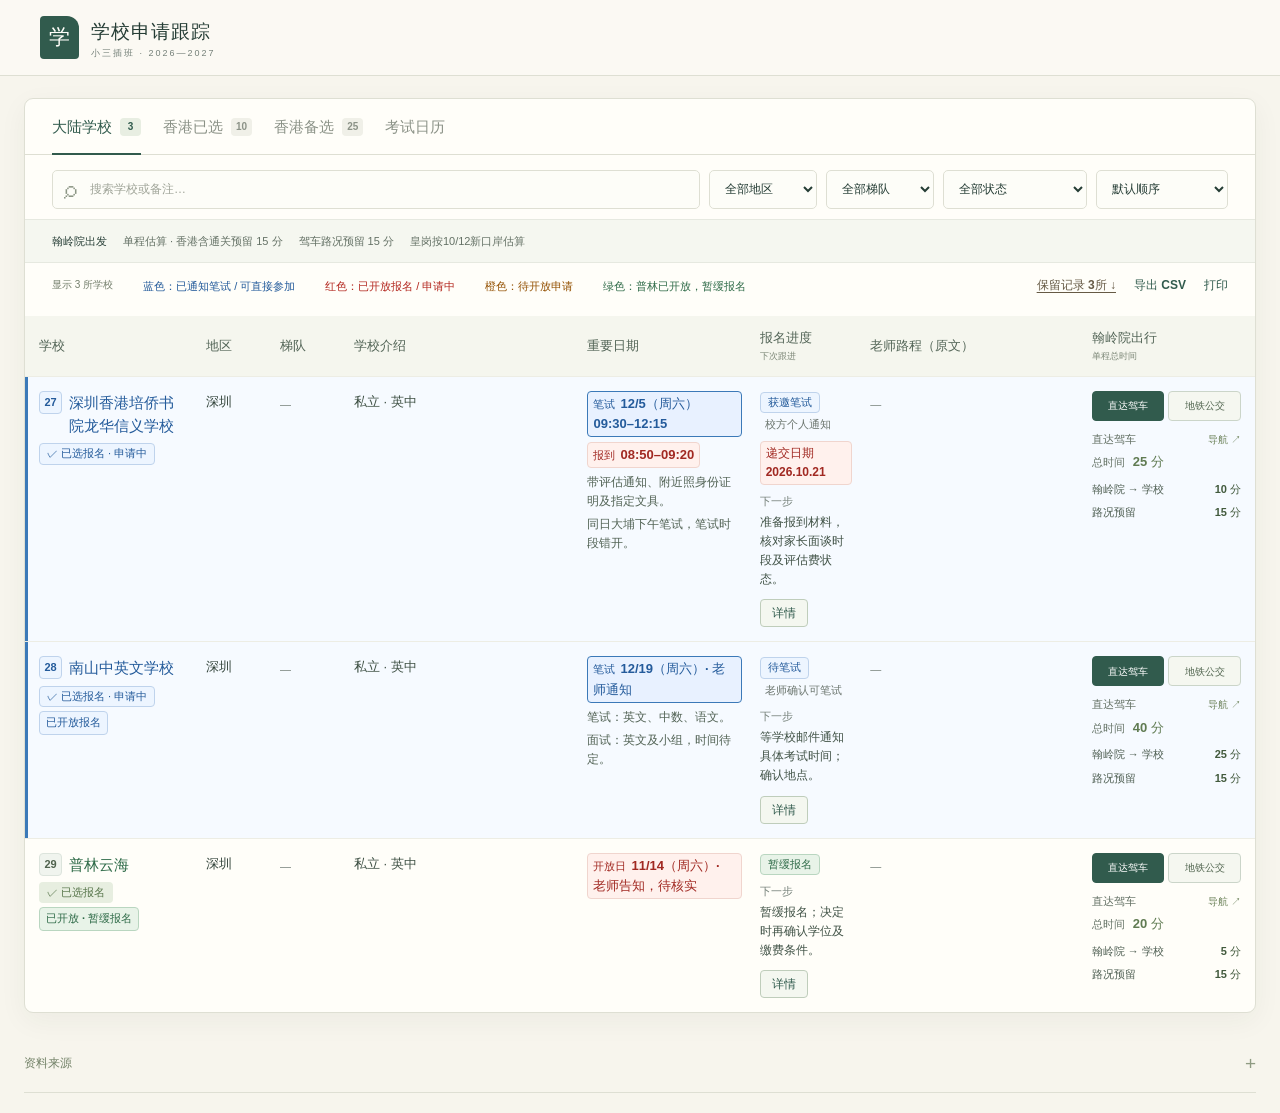
<file: apply-school/index.html>
<!doctype html>
<html lang="zh-CN">
<head>
  <meta charset="utf-8">
  <meta name="viewport" content="width=device-width, initial-scale=1">
  <meta name="description" content="学校申请跟踪：大陆学校、香港已选与备选学校、进度、日期、备注、翰岭院出行时间。">
  <title>学校申请跟踪</title>
  <link rel="icon" href="assets/favicon.svg" type="image/svg+xml">
  <link rel="stylesheet" href="styles.css?v=20261123-assessment-status-v49">
  <script src="schools.js?v=20261126-peiqiao-invitation-v55" defer></script>
  <script src="travel-data.js?v=20261123-assessment-status-v49" defer></script>
  <script src="transit-data.js?v=20261123-assessment-status-v49" defer></script>
  <script src="travel.js?v=20261123-assessment-status-v49" defer></script>
  <script src="schedule-checks.js?v=20261126-peiqiao-invitation-v55" defer></script>
  <link rel="stylesheet" href="calendar.css?v=20261123-assessment-status-v49">
  <script src="calendar-data.js?v=20261126-peiqiao-invitation-v55" defer></script>
  <script src="calendar.js?v=20261123-assessment-status-v49" defer></script>
  <script src="app.js?v=20261126-tsang-mui-interview-v54" defer></script>
</head>
<body>
  <header class="topbar">
    <a class="brand" href="#"><span class="brand-icon" aria-hidden="true">学</span><span>学校申请跟踪<small> 小三插班 · 2026—2027</small></span></a>
  </header>
  <main>
    <section class="workspace" aria-label="学校清单">
      <nav class="tabs" aria-label="学校表页"><button data-scope="mainland" class="active" aria-pressed="true">大陆学校 <span id="tab-mainland-count">3</span></button><button data-scope="selected" aria-pressed="false">香港已选 <span id="tab-selected-count">10</span></button><button data-scope="candidates" aria-pressed="false">香港备选 <span id="tab-candidate-count">25</span></button><button data-scope="calendar" aria-pressed="false">考试日历</button></nav>
      <div id="school-table-panel">
      <div class="filters">
        <label class="search"><span class="sr-only">搜索学校或备注</span><span aria-hidden="true">⌕</span><input id="search" type="search" placeholder="搜索学校或备注…"></label>
        <label><span class="sr-only">地区</span><select id="region"><option value="">全部地区</option><option>北区</option><option>大埔</option><option>沙田</option><option>深圳</option></select></label>
        <label><span class="sr-only">梯队</span><select id="tier"><option value="">全部梯队</option><option>Tier 1</option><option>Tier 2</option><option>Tier 3</option><option value="none">未列梯队</option></select></label>
        <label><span class="sr-only">申请状态</span><select id="status"><option value="">全部状态</option></select></label>
        <label><span class="sr-only">排序</span><select id="sort"><option value="default">默认顺序</option><option value="followup">跟进日期</option><option value="deadline">截止日期</option><option value="commute">公共交通时间</option></select></label>
      </div>
      <div id="travel-settings" class="travel-settings" hidden></div>
      <div class="list-note"><div><span id="result-count"></span><span class="status-legend status-legend-exam">蓝色：已通知笔试 / 可直接参加</span><span class="status-legend status-legend-open">红色：已开放报名 / 申请中</span><span class="status-legend">橙色：待开放申请</span><span class="status-legend status-legend-deferred">绿色：普林已开放，暂缓报名</span></div><div><a id="retained-records-link" class="text-button retained-records-link" href="#retained-records" hidden>保留记录 0所 ↓</a><button id="csv-button" class="text-button">导出 CSV</button><button id="print-button" class="text-button">打印</button></div></div>
      <div class="table-wrap"><table><colgroup><col class="school-col"><col class="region-col"><col class="tier-col"><col class="intro-col"><col class="date-col"><col class="progress-col"><col class="teacher-route-col"><col class="travel-col"></colgroup><thead><tr><th>学校</th><th>地区</th><th>梯队</th><th class="intro-head">学校介绍</th><th>重要日期</th><th>报名进度<small>下次跟进</small></th><th class="teacher-route-head">老师路程（原文）</th><th id="travel-head">翰岭院出行<small>单程总时间</small></th></tr></thead><tbody id="school-list"></tbody></table></div>
      <div id="empty-state" class="empty-state" hidden><strong>没有符合条件的学校</strong><button id="clear-filters" class="button">清除筛选</button></div>
      </div>
      <section id="exam-calendar" aria-label="考试日历" hidden></section>
    </section>
    <details class="sources"><summary>资料来源</summary>
      <div class="source-grid"><div class="source-copy"><p>老师的学校介绍和路程原文直接列在表格中。报名、笔试日期以学校通知为准；红色问题提示保留现有日期。</p><div id="travel-source-notes"></div></div><div class="source-links"><a href="assets/taipo.png" target="_blank" rel="noopener">大埔学校资料 ↗</a><a href="assets/north.png" target="_blank" rel="noopener">北区学校资料 ↗</a></div></div>
    </details>
  </main>
  <dialog id="detail-dialog" class="detail-dialog">
    <div class="dialog-head"><div><p class="eyebrow" id="detail-subtitle"></p><h2 id="detail-title"></h2></div><button class="close-button" type="button" data-close="detail-dialog" aria-label="关闭学校详情">×</button></div>
    <div class="dialog-body"><section id="detail-facts" class="fact-box"></section></div>
    <div class="dialog-footer"><button type="button" class="button" data-close="detail-dialog">关闭</button></div>
  </dialog>
</body>
</html>
</file>
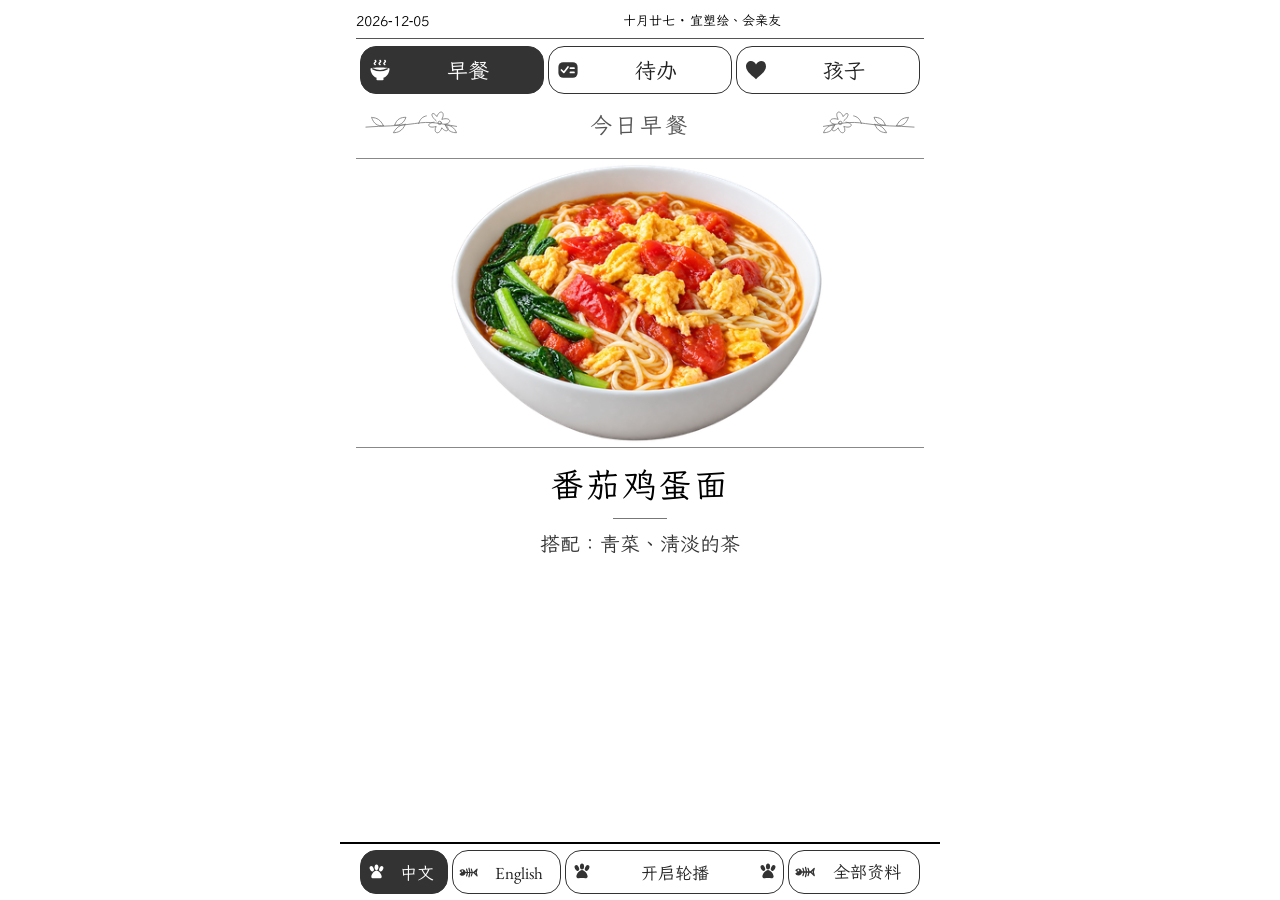
<file: family/index.html>
<!doctype html>
<html lang="zh-CN">
<head>
<meta charset="utf-8">
<meta name="viewport" content="width=device-width, initial-scale=1">
<title>家庭看板</title>
<style>

*{box-sizing:border-box}html,body{margin:0;padding:0;background:#fff;color:#000}body{font-family:"Board Digits",Arial,"PingFang SC","Microsoft YaHei",sans-serif;font-size:22px}button{font:inherit;color:#000;background:#fff;border:2px solid #000;border-radius:0;min-height:48px;cursor:pointer}button:focus{outline:3px solid #000;outline-offset:2px}button.selected,button:active{background:#000;color:#fff}button:disabled{color:#666;border-color:#999}.board{max-width:600px;margin:0 auto;padding:8px 16px 96px}.top-line{font-size:16px;line-height:24px;white-space:nowrap;overflow:hidden;text-overflow:ellipsis;margin:0 0 7px;border-bottom:1px solid #000;padding-bottom:5px}.switches{display:table;table-layout:fixed;border-spacing:4px 0;width:100%;margin:0 0 14px}.switches div{display:table-cell;width:25%;vertical-align:top}.switches button{width:100%;font-size:21px;font-weight:bold}.switches .language-start{padding-left:8px}h1{font-size:28px;line-height:1.2;margin:0 0 10px}.heading-row{display:table;width:100%;margin:0 0 6px}.heading-row h1{display:table-cell}.part{display:table-cell;text-align:right;font-size:16px;white-space:nowrap;vertical-align:bottom}.day-nav{display:table;table-layout:fixed;border-spacing:4px 0;width:100%;margin:0 0 8px}.day-nav div{display:table-cell}.day-nav button{width:100%;font-size:18px;min-height:42px}.day-note{font-size:19px;margin:7px 0}.scope{font-size:14px;margin:5px 0 9px;line-height:1.35}.section-title{font-size:19px;font-weight:bold;margin:12px 0 5px}.breakfast{border-top:2px solid #000;border-bottom:2px solid #000;padding:9px 0;margin-bottom:12px}.breakfast .section-title{margin:0 0 4px}.breakfast-text{font-size:25px;line-height:1.35;margin:0}.list{border-top:1px solid #000}.row{display:table;table-layout:fixed;width:100%;border-bottom:1px solid #000;padding:10px 0;min-height:58px}.time{display:table-cell;width:132px;vertical-align:top;font-size:19px;line-height:1.5;white-space:nowrap}.entry{display:table-cell;vertical-align:top}.entry-title{font-size:25px;line-height:1.3;overflow-wrap:break-word;word-wrap:break-word}.detail{font-size:17px;line-height:1.3;margin-top:3px}.sample{font-size:14px;font-weight:normal;margin-left:8px;white-space:nowrap}.mark{display:table-cell;width:30px;font-size:24px;vertical-align:top}.done .entry-title{text-decoration:line-through}.empty{font-size:20px;line-height:1.5;margin:0;padding:10px 0}.missing{padding:20px 0;border-top:1px solid #000;line-height:1.5;font-size:23px}.bring{font-size:18px;margin:12px 0 0;line-height:1.4}.controls{position:fixed;left:0;right:0;bottom:0;max-width:600px;margin:0 auto;background:#fff;border-top:2px solid #000;padding:6px 12px 5px;z-index:10}.footer-nav{display:table;table-layout:fixed;border-spacing:5px 0;width:100%}.footer-nav div{display:table-cell}.footer-nav button{width:100%;font-size:20px}.footer-nav .middle{width:40%}.footer-meta{text-align:center;font-size:12px;line-height:1.4;margin-top:4px}.footer-meta a{color:#000;margin-left:7px}.sync-error{font-size:13px;margin:7px 0 0;line-height:1.3}.demo-note{font-size:14px;border-top:1px dashed #000;padding-top:6px;margin:8px 0}.hidden{display:none!important}
@media(max-width:420px){body{font-size:20px}.board{padding:7px 10px 96px}.top-line{font-size:14px}.switches{border-spacing:3px 0}.switches button{font-size:18px}.switches .language-start{padding-left:4px}h1{font-size:25px}.entry-title{font-size:23px}.time{width:112px;font-size:16px}.sample{font-size:12px;margin-left:5px}.row{padding:9px 0}.footer-nav button{font-size:18px}.day-nav button{font-size:16px}.breakfast-text{font-size:23px}}
@media(max-height:660px){.switches{margin-bottom:10px}.row{padding:8px 0;min-height:52px}.entry-title{font-size:23px}.scope{margin-bottom:6px}.day-nav button{min-height:38px}.board{padding-top:5px}}
.meal-row{display:table;table-layout:fixed;width:100%;padding:9px 0;border-bottom:1px solid #000}.meal-photo{display:table-cell;width:103px;vertical-align:middle;padding-right:12px}.meal-photo img{display:block;width:auto;max-width:90px;height:auto;max-height:68px}.meal-description{display:table-cell;vertical-align:middle}.meal-name{font-size:23px;font-weight:bold;line-height:1.3}.meal-detail{font-size:17px;line-height:1.35;margin-top:4px}.library-link{font-size:18px;margin-top:9px;min-height:40px;padding:4px 12px}.back-home{font-size:18px;min-height:40px;margin:0 0 8px;padding:4px 12px}.more-items{width:100%;font-size:20px;margin-top:10px}.breakfast-photo{width:auto;max-width:160px;height:auto;max-height:150px;float:right;margin:0 0 5px 12px}.breakfast-detail{font-size:17px;line-height:1.35;margin:4px 0}.breakfast:after{content:"";display:table;clear:both}.controls{padding:6px 16px}.controls>button{width:100%;font-size:19px;min-height:44px}.board{padding-bottom:72px}@media(max-width:420px){.meal-photo{width:86px;padding-right:10px}.meal-photo img{max-width:76px;max-height:60px}.meal-name{font-size:21px}.meal-detail{font-size:16px}}
.switches div{width:50%}.all-data{display:block;text-align:center;font-size:20px;font-weight:bold;line-height:44px;min-height:48px;border:2px solid #000;text-decoration:none;color:#000;background:#fff}.footer-row{display:table;table-layout:fixed;width:100%;border-spacing:4px 0}.footer-row div{display:table-cell;vertical-align:top}.footer-row .language{width:23%}.footer-row button{width:100%;font-size:18px;min-height:44px}.footer-row button.selected{background:#000;color:#fff}@media(max-width:420px){.all-data{font-size:18px}.footer-row button{font-size:16px}.footer-row .language{width:25%}}
.footer-row .language-zh{width:16%}.footer-row .language-en{width:20%}.footer-row .all-cell{width:24%}.footer-row .all-data{font-size:16px;line-height:40px;min-height:44px;font-weight:normal}.footer-row button{font-size:17px}@media(max-width:420px){.footer-row button{font-size:15px}.footer-row .all-data{font-size:15px}.breakfast-photo{max-width:128px;max-height:125px}}
.breakfast{padding:12px 0 16px;border-top:1px solid #000;border-bottom:1px solid #000}.breakfast .section-title{font-size:17px;font-weight:normal;margin-bottom:9px}.breakfast-text{font-family:"Board Digits",Georgia,"Songti SC","SimSun",serif;font-size:34px;font-weight:bold;line-height:1.25;letter-spacing:1px}.breakfast-detail{font-size:18px;line-height:1.5;margin-top:8px}@media(max-width:420px){.breakfast-text{font-size:30px}.breakfast-detail{font-size:17px}}
.breakfast{border:0;padding:0 0 10px;margin-top:4px}.breakfast .section-title{font-size:16px;line-height:1.4;margin:0 0 8px}.breakfast-text{font-family:"Board Digits",Georgia,"Songti SC",SimSun,serif;font-size:34px;line-height:1.3;font-weight:normal;letter-spacing:2px;margin:0}.breakfast-detail{font-size:18px;line-height:1.5;margin:5px 0 14px}.breakfast-visual{position:relative;width:100%;margin:0 0 12px;overflow:hidden}.breakfast-visual.cropped{height:0}.breakfast-visual .breakfast-photo{position:relative;display:block;width:100%;height:auto;max-width:none;max-height:none;float:none;margin:0}.breakfast-visual.cropped .breakfast-photo{position:absolute;top:0;max-width:none;max-height:none}.top-line{font-size:14px}.weather-icon{width:18px;height:18px;vertical-align:middle;display:inline-block}.day-nav{margin-top:0}.day-nav button{min-height:44px}@media(max-width:420px){.top-line{font-size:11px}.weather-icon{width:15px;height:15px}.breakfast-text{font-size:30px}.breakfast-detail{font-size:17px}}
.day-nav .date-step{width:100px}.day-nav div{vertical-align:middle}.day-nav #day-today{font-size:20px;font-weight:bold;line-height:1.25;padding:6px}.day-nav .date-step button{padding:4px;white-space:nowrap}@media(max-width:420px){.day-nav .date-step{width:72px}.day-nav #day-today{font-size:16px}.day-nav .date-step button{font-size:15px}}
.menu-title{display:table;width:100%;margin:4px 0 14px;text-align:center}.menu-title:before,.menu-title:after{content:"";display:table-cell;width:22%;border-top:1px solid #777;position:relative;top:18px}.menu-title h2{display:table-cell;vertical-align:middle;font-family:"Board Digits","Family Menu Calligraphy","Kaiti SC",KaiTi,STKaiti,"Songti SC",serif;font-size:32px;font-weight:normal;line-height:1.2;letter-spacing:3px;margin:0;padding:0 12px}.menu-title:after{right:0}html[lang="en"] .menu-title h2{display:table-cell;vertical-align:middle;font-family:"Board Digits","Family Menu Script","Snell Roundhand","Apple Chancery",Georgia,serif;font-size:26px;font-style:normal;letter-spacing:0}html[lang="en"] .menu-title:before,html[lang="en"] .menu-title:after{width:12%}@media(max-width:420px){.menu-title h2{font-size:28px;padding:0 8px;letter-spacing:2px}.menu-title:before,.menu-title:after{width:17%;top:16px}html[lang="en"] .menu-title h2{font-size:21px}}

.breakfast-visual{height:0;padding-bottom:50%;overflow:hidden}.breakfast-crop{position:absolute;top:0;height:0;overflow:hidden}.breakfast-crop .breakfast-photo{position:absolute;top:0;width:100%;height:auto;max-width:none;margin:0}.breakfast-note{font-size:18px;line-height:1.4;margin:4px 0 10px}.breakfast-detail{margin-bottom:10px}
.switches div{width:33.333%}

.top-bar{display:table;width:100%;border-bottom:1px solid #555;margin-bottom:7px;padding-bottom:5px}.top-bar .top-line{display:table-cell;vertical-align:middle;border:0;margin:0;padding:0;line-height:24px}.weather-line{display:table-cell;vertical-align:middle;width:1%;text-align:right;white-space:nowrap;font-size:14px;line-height:24px;margin:0;padding-left:12px}.weather-line .weather-icon{width:21px;height:21px}@media(max-width:420px){.weather-line{font-size:12px;padding-left:6px}.weather-line .weather-icon{width:17px;height:17px}}
.day-nav .day-context{display:block;font-size:14px;line-height:1.2;font-weight:normal;margin-bottom:3px}.day-nav #day-today{padding:5px 4px}
.top-bar{table-layout:fixed;margin-bottom:2px}.top-bar .top-line{width:40%}.lunar-line{display:table-cell;width:20%;vertical-align:middle;text-align:center;white-space:nowrap;font-size:14px;line-height:24px;margin:0;padding:0 4px}.weather-line{width:40%;padding-left:0}.almanac-line{font-family:"Board Digits","Menu Handwriting","Kaiti SC",KaiTi,serif;text-align:center;font-size:14px;line-height:20px;margin:0 0 6px;white-space:nowrap;overflow:hidden;text-overflow:ellipsis}html[lang="en"] .almanac-line{font-family:"Board Digits","Menu English",Georgia,serif}@media(max-width:420px){.lunar-line{font-size:11px;padding:0 2px}.almanac-line{font-size:12px;line-height:18px}}
.top-bar{position:relative;padding-bottom:23px;margin-bottom:7px}.lunar-line{padding:0 2px}.almanac-line{position:absolute;left:0;right:0;bottom:1px;margin:0;text-align:center;line-height:20px;font-size:14px;white-space:nowrap;overflow:hidden;text-overflow:ellipsis}.top-bar:after{display:none;content:none}@media(max-width:420px){.almanac-line{font-size:12px}}
.top-bar{padding-bottom:5px;margin-bottom:7px}.lunar-line .almanac-line{position:static;display:inline;font-size:13px;line-height:24px;margin:0;white-space:nowrap}.lunar-line{vertical-align:middle;text-align:center;overflow:hidden;text-overflow:ellipsis}#lunar-text{display:none}@media(max-width:420px){.lunar-line .almanac-line{font-size:11px}}

/* A compact shared lunar/festival label, with balanced room for both sides. */
.top-bar .top-line{width:100px}.lunar-line{width:auto;padding:0 6px;overflow:hidden;text-overflow:ellipsis;white-space:nowrap}.weather-line{width:100px}.lunar-line #lunar-text{display:inline;font-size:13px;line-height:24px}.lunar-line .almanac-line{font-size:13px}html[lang="en"] .lunar-line{font-family:"Board Digits","Menu English",Georgia,serif}@media(max-width:420px){.top-bar .top-line,.weather-line{width:80px}.lunar-line{padding:0 3px}.lunar-line #lunar-text,.lunar-line .almanac-line{font-size:11px}}
</style>
<link rel="stylesheet" href="menu.css?v=20261115-exam1">
<link rel="stylesheet" href="controls.css?v=20261028-handwritten-digits1">
</head>
<body>
<div class="board">
  <div class="top-bar"><p class="top-line" id="top-line">日期同步中</p><div class="lunar-line hidden" id="lunar-line"><span id="lunar-text"></span><span id="almanac-line" class="almanac-line hidden"></span></div><p class="weather-line hidden" id="weather-line"></p></div>
  <nav class="switches" aria-label="页面与语言">
    <div><button id="home" type="button">早餐</button></div>
    <div><button id="tasks" type="button">待办</button></div>
    <div><button id="child" type="button">孩子</button></div>
  </nav>
  <main id="page" aria-live="polite">
    <span class="part hidden" id="part"></span>
    <nav class="day-nav hidden" id="day-nav" aria-label="查看日期">
      <div class="date-step"><button id="day-prev" type="button">前一天</button></div>
      <div><button id="day-today" type="button" title="回到明天"><span id="day-context" class="day-context">明日课表</span><span id="heading">明天</span></button></div>
      <div class="date-step"><button id="day-next" type="button">后一天</button></div>
    </nav>
    <p class="day-note hidden" id="day-note"></p>
    <p class="scope hidden" id="scope"></p>
    <section class="breakfast" id="breakfast"><div class="menu-title"><h2 id="breakfast-label">明日早餐</h2></div><div class="breakfast-layout"><div class="breakfast-image-cell"><div id="breakfast-visual" class="breakfast-visual hidden"><div id="breakfast-crop" class="breakfast-crop"><img id="breakfast-photo" class="breakfast-photo" alt=""></div></div></div><div class="breakfast-copy"><p class="breakfast-text" id="breakfast-text">待安排</p><p class="breakfast-detail hidden" id="breakfast-detail"></p><p class="breakfast-note hidden" id="breakfast-note"></p></div></div></section>
    <div id="entries"><p class="empty">正在读取安排…</p></div>
    <button class="more-items hidden" id="more-items" type="button">更多任务</button>
    <p class="bring hidden" id="bring"></p>
    <p class="demo-note hidden" id="demo-note"></p>
  </main>
  <p class="sync-error hidden" id="sync-error" role="status"></p>
  <noscript><p>请在浏览器设置中启用 JavaScript，才能显示课表和自动更新。</p></noscript>
</div>
<footer class="controls" id="controls"><nav class="footer-row" aria-label="语言与自动切换"><div class="language language-zh"><button id="zh" type="button">中文</button></div><div class="language language-en"><button id="en" type="button">English</button></div><div><button id="play" type="button">停止轮播</button></div><div class="all-cell"><a id="all-data" class="all-data" href="all.html?lang=zh">全部资料</a></div></nav></footer>
<script id="initial-data" type="application/json">{"schemaVersion":2,"demo":false,"updatedAt":"2026-11-23","settings":{"intervalSeconds":120,"autoRotate":false,"controlVersion":4,"showPage":"","clientVersion":"20261125-kindle1","pollIntervalSeconds":0},"breakfasts":[{"date":"2026-10-26","mealId":"b04"}],"pages":[{"id":"family","label":"早餐","lang":"zh-CN","title":"早餐","reminders":[],"items":[{"id":"daily-floors-bathrooms","weekdays":[0,1,2,3,4,5,6],"start":"15:00","end":"17:00","text":"拖地、清洁卫生间和地垫","textEn":"Mop floors; clean bathrooms and mat","done":false,"detail":"全屋地板、两个卫生间（含马桶）、客厅地垫","detailEn":"All floors, both bathrooms including toilets, and the living room floor mat","group":"cleaning","fullText":"拖全屋地板；清洁两卫（含马桶）、客厅地垫","fullTextEn":"Mop all floors; clean both bathrooms, toilets and living room mat"},{"id":"daily-water-plants","weekdays":[6],"text":"浇花","textEn":"Water plants","done":false,"detail":"苔藓、兰花","detailEn":"Moss and orchids","group":"other","period":"morning"},{"id":"clean-kitchen","weekdays":[1],"start":"15:00","end":"17:00","text":"清洁厨房","textEn":"Clean kitchen","done":false,"group":"cleaning"},{"id":"clean-master-bathrooms","weekdays":[2],"start":"15:00","end":"17:00","text":"清洁主卧、书房和卫浴","textEn":"Clean master, study and bathrooms","done":false,"detail":"主卧、书房、主卫、次卫","detailEn":"Master bedroom, study, main bathroom and second bathroom","group":"cleaning","fullText":"清洁主卧、书房、主卫、次卫","fullTextEn":"Clean master bedroom, study and both bathrooms"},{"id":"clean-grandma-kids-balcony","weekdays":[3,6],"start":"15:00","end":"17:00","text":"清洁老人房、儿童房和阳台","textEn":"Clean Grandma’s/kids’ rooms and balcony","done":false,"group":"cleaning"},{"id":"clean-living-entry","weekdays":[4,0],"start":"15:00","end":"17:00","text":"清洁客餐厅、玄关和门外","textEn":"Clean living/dining, entry and outside","done":false,"group":"cleaning"},{"id":"clean-master-study","weekdays":[5],"start":"15:00","end":"17:00","text":"清洁主卧和书房","textEn":"Clean master bedroom and study","done":false,"group":"cleaning"},{"id":"wash-cushion-covers","weekdays":[1],"start":"15:00","end":"17:00","text":"洗坐垫、靠垫套","textEn":"Wash cushions and covers","done":false,"group":"cleaning"},{"id":"linen-master","weekdays":[2],"start":"15:00","end":"17:00","text":"换洗床单 · 主卧","textEn":"Change & wash sheets · Master bedroom","done":false,"note":"洗净后先晾晒，再烘至完全干透，归位。","noteEn":"Wash, air-dry, then tumble-dry until fully dry and put away.","detail":"枕巾、毛巾、干发帽","detailEn":"Pillow towels, towels and hair-drying caps","group":"linen"},{"id":"linen-wryan","weekdays":[3],"start":"15:00","end":"17:00","text":"换洗床单 · 启启","textEn":"Change & wash sheets · Wryan","done":false,"note":"洗净后先晾晒，再烘至完全干透，归位。","noteEn":"Wash, air-dry, then tumble-dry until fully dry and put away.","detail":"枕巾、浴巾、干发帽","detailEn":"Pillow towels, bath towels and hair-drying caps","group":"linen"},{"id":"linen-grandma","weekdays":[4],"start":"15:00","end":"17:00","text":"换洗床单 · 奶奶","textEn":"Change & wash sheets · Grandma","done":false,"note":"洗净后先晾晒，再烘至完全干透，归位。","noteEn":"Wash, air-dry, then tumble-dry until fully dry and put away.","group":"linen"},{"id":"linen-chengcheng","weekdays":[5],"start":"15:00","end":"17:00","text":"换洗床单 · 橙橙","textEn":"Change & wash sheets · Chengcheng","done":false,"note":"洗净后先晾晒，再烘至完全干透，归位。","noteEn":"Wash, air-dry, then tumble-dry until fully dry and put away.","group":"linen"},{"id":"flowers-irrigation","weekdays":[6],"start":"15:00","end":"17:00","text":"检查灌溉","textEn":"Check irrigation","done":false,"group":"other","detail":"确认自动灌溉水龙头已打开","detailEn":"Confirm the automatic irrigation tap is open"},{"id":"feed-turtle","weekdays":[0],"start":"15:00","end":"17:00","text":"喂乌龟","textEn":"Feed the turtle","done":false,"group":"other"}]},{"id":"family_en","label":"Breakfast","lang":"en","sourceId":"family","title":"Breakfast","items":[]},{"id":"tasks","label":"待办","lang":"zh-CN","sourceId":"family","title":"待办事项","items":[]},{"id":"tasks_en","label":"Tasks","lang":"en","sourceId":"family","title":"To do","items":[]},{"id":"child","label":"孩子","lang":"zh-CN","title":"今天的安排","items":[]},{"id":"child_en","label":"Child","lang":"en","sourceId":"child","title":"Today’s plan","items":[]}],"breakfastRotation":{"enabled":true,"startDate":"2026-10-25","mealIds":["b01","b02","b03","b04","b05","b06","b07"],"strategy":"shuffle-bag","seed":4069039000,"noodleIds":["b05","b06"],"weekendNoodles":true}}</script>
<script id="initial-schedule" type="application/json">{"schemaVersion":2,"timezone":"Asia/Shanghai","validFrom":"2026-10-19","validThrough":"2026-11-29","source":{"kind":"user-image","file":"docs/sources/课程表_20261123-20261129.jpg","description":"保留10月19日至11月22日五周历史安排。按新图片录入11月23日至29日，周六为有明确钟点的中英数测试。","dateBasis":"图片未印日期。用户于2026年11月22日提供图片并要求更新，按现有课表结束后的下一完整周11月23日至29日录入。","weekly":"原固定规则自2026-10-24至2026-11-01：周三四五17:45–18:45体育课，其余日同时间户外活动。用户于2026-11-02确认：从当日起周一至周五08:45–09:45体育课，每天17:00–18:00户外活动。按生效日期分期保留历史；固定活动独立于辅导课表有效期。2026-11-03例外：用户最新确认取消当天户外活动，保留英文面试；常规户外规则在该日暂停。 2026-11-10例外，用户于11月8日确认取消当天户外活动，保留英文面试。 2026-11-17例外，用户于11月15日确认取消当天户外活动，保留英文面试。 11月24日英文面试与固定户外活动重叠，沿用前三周处理，仅该日暂停户外活动。","weeks":[{"validFrom":"2026-10-19","validThrough":"2026-10-25","file":"docs/sources/课程表_20261019-20261025.png","description":"下午及晚间按用户课程表图片录入；上午没有课程，活动为用户允许补充的示例。10月25日另按用户更正安排上午玩耍、下午自由阅读/手工、无晚间复习。"},{"validFrom":"2026-10-26","validThrough":"2026-11-01","file":"docs/sources/课程表_20261026-20261101.png","description":"周六英文10:30–12:30，午餐12:30–13:30，测试或自习13:30–15:30；本周日白天休息，19:30–20:45复习、阅读。"},{"validFrom":"2026-11-02","validThrough":"2026-11-08","file":"docs/sources/课程表_20261102-20261108.png","description":"工作日英文10:30–12:30、午餐12:30–13:30；周一三四数学、周二五中文；周二英文面试15:30–17:30，其余工作日作业和单词15:30–17:00；周六上午休息、测试13:30–16:30，周日白天休息；每天19:30–20:45复习、阅读。"},{"validFrom":"2026-11-09","validThrough":"2026-11-15","file":"docs/sources/课程表_20261109-20261115.png","description":"周一二三五有英文10:30–12:30和午餐12:30–13:30，周一三下午数学和作业，周二下午中文和英文面试，周五下午中文和作业。周四仅英文10:30–12:30及晚间复习，12:30至17:00留白。周六上午休息，13:30–16:30测试。周日白天休息。每天19:30–20:45复习、阅读。11月10日户外活动按用户确认取消。"},{"validFrom":"2026-11-16","validThrough":"2026-11-22","file":"docs/sources/课程表_20261116-20261122.png","description":"工作日每天英文10:30–12:30、午餐12:30–13:30。周一三四数学13:30–15:30，周二五中文同时间。周二英文面试15:30–17:30，其余工作日作业和单词15:30–17:00。周六图片为考试加油提示，考试时间未注明，使用考试日备注。周日白天休息。每天19:30–20:45复习、阅读。11月17日户外活动按用户确认取消。"},{"validFrom":"2026-11-23","validThrough":"2026-11-29","file":"docs/sources/课程表_20261123-20261129.jpg","description":"工作日英文10:30–12:30、午餐12:30–13:30。周一三四数学、周二五中文，均为13:30–15:30。周二英文面试15:30–17:30，其余工作日作业和单词15:30–17:00。周六上午及午餐留空，中英数测试13:30–16:30。周日白天休息。每天19:30–20:45复习、阅读。11月24日英文面试与固定户外活动重叠，沿用前三周处理，仅该日暂停户外活动。"}],"updates":[{"date":"2026-11-02","file":"docs/sources/体育课调整来源_20261102.png","description":"用户要求体育课移到早上，截图明确周一至周五08:45–09:45体育课，并写08:00–08:45在家上课；后一句按相邻工作日上下文补入11/2–11/6五个日期，不设为长期每周课程。用户另行文字要求下午5:00–6:00户外活动，按每天17:00–18:00更新；周二11/3与既有15:30–17:30英文面试冲突，用户最新明确取消11/3当天户外活动，保留英文面试；其他日期户外活动保持17:00–18:00。"},{"date":"2026-11-08","file":"docs/sources/课程表_20261109-20261115.png","description":"用户确认新图用于11月9日至15日，取消11月10日当天17:00–18:00户外活动，保留15:30–17:30英文面试。"},{"date":"2026-11-15","file":"docs/sources/课程表_20261116-20261122.png","description":"用户要求更新11月16日至22日课表，并确认取消11月17日当天17:00–18:00户外活动，保留英文面试。"}]},"weeklyItems":[{"id":"weekly-pe","weekdays":[3,4,5],"startDate":"2026-10-24","start":"17:45","end":"18:45","text":"体育课","textEn":"PE class","kind":"lesson","example":false,"endDate":"2026-11-01"},{"id":"weekly-outdoors","weekdays":[0,1,2,6],"startDate":"2026-10-24","start":"17:45","end":"18:45","text":"户外活动","textEn":"Outdoor activities","kind":"activity","example":false,"endDate":"2026-11-01"},{"id":"weekly-pe-morning","weekdays":[1,2,3,4,5],"startDate":"2026-11-02","start":"08:45","end":"09:45","text":"体育课","textEn":"PE class","kind":"lesson","example":false},{"id":"weekly-outdoors-afternoon","weekdays":[0,1,2,3,4,5,6],"startDate":"2026-11-02","start":"17:00","end":"18:00","text":"户外活动","textEn":"Outdoor activities","kind":"activity","example":false,"endDate":"2026-11-02"},{"id":"weekly-outdoors-afternoon-after-interview","weekdays":[0,1,2,3,4,5,6],"startDate":"2026-11-04","start":"17:00","end":"18:00","text":"户外活动","textEn":"Outdoor activities","kind":"activity","example":false,"endDate":"2026-11-09"},{"id":"weekly-outdoors-afternoon-after-nov10-interview","weekdays":[0,1,2,3,4,5,6],"startDate":"2026-11-11","start":"17:00","end":"18:00","text":"户外活动","textEn":"Outdoor activities","kind":"activity","example":false,"endDate":"2026-11-16"},{"id":"weekly-outdoors-afternoon-after-nov17-interview","weekdays":[0,1,2,3,4,5,6],"startDate":"2026-11-18","start":"17:00","end":"18:00","text":"户外活动","textEn":"Outdoor activities","kind":"activity","example":false,"endDate":"2026-11-23"},{"id":"weekly-outdoors-afternoon-after-nov24-interview","weekdays":[0,1,2,3,4,5,6],"startDate":"2026-11-25","start":"17:00","end":"18:00","text":"户外活动","textEn":"Outdoor activities","kind":"activity","example":false}],"days":[{"date":"2026-10-19","noteZh":"","noteEn":"","items":[{"id":"2026-10-19-morning-reading","start":"09:00","end":"09:20","text":"阅读","textEn":"Reading","example":true,"kind":"activity"},{"id":"2026-10-19-morning-free-time","start":"09:30","end":"10:00","text":"自由活动","textEn":"Free time","example":true,"kind":"activity"},{"id":"2026-10-19-afternoon-1","start":"13:30","end":"15:30","text":"英文","textEn":"English","example":false,"kind":"lesson"},{"id":"2026-10-19-afternoon-2","start":"15:30","end":"16:30","text":"完成作业、记单词","textEn":"Homework and vocabulary","example":false,"kind":"study"},{"id":"2026-10-19-evening-study","start":"19:30","end":"20:45","text":"复习、阅读","textEn":"Review and reading","example":false,"kind":"study"}]},{"date":"2026-10-20","noteZh":"","noteEn":"","items":[{"id":"2026-10-20-morning-reading","start":"09:00","end":"09:20","text":"阅读","textEn":"Reading","example":true,"kind":"activity"},{"id":"2026-10-20-morning-free-time","start":"09:30","end":"10:00","text":"自由活动","textEn":"Free time","example":true,"kind":"activity"},{"id":"2026-10-20-afternoon-1","start":"13:30","end":"15:30","text":"中文","textEn":"Chinese","example":false,"kind":"lesson"},{"id":"2026-10-20-afternoon-2","start":"15:30","end":"17:30","text":"英文","textEn":"English","example":false,"kind":"lesson"},{"id":"2026-10-20-evening-study","start":"19:30","end":"20:45","text":"复习、阅读","textEn":"Review and reading","example":false,"kind":"study"}]},{"date":"2026-10-21","noteZh":"","noteEn":"","items":[{"id":"2026-10-21-morning-reading","start":"09:00","end":"09:20","text":"阅读","textEn":"Reading","example":true,"kind":"activity"},{"id":"2026-10-21-morning-free-time","start":"09:30","end":"10:00","text":"自由活动","textEn":"Free time","example":true,"kind":"activity"},{"id":"2026-10-21-afternoon-1","start":"13:30","end":"15:30","text":"数学","textEn":"Maths","example":false,"kind":"lesson"},{"id":"2026-10-21-afternoon-2","start":"15:30","end":"16:30","text":"完成作业、记单词","textEn":"Homework and vocabulary","example":false,"kind":"study"},{"id":"2026-10-21-evening-study","start":"19:30","end":"20:45","text":"复习、阅读","textEn":"Review and reading","example":false,"kind":"study"}]},{"date":"2026-10-22","noteZh":"","noteEn":"","items":[{"id":"2026-10-22-morning-reading","start":"09:00","end":"09:20","text":"阅读","textEn":"Reading","example":true,"kind":"activity"},{"id":"2026-10-22-morning-free-time","start":"09:30","end":"10:00","text":"自由活动","textEn":"Free time","example":true,"kind":"activity"},{"id":"2026-10-22-afternoon-1","start":"13:30","end":"15:30","text":"数学","textEn":"Maths","example":false,"kind":"lesson"},{"id":"2026-10-22-afternoon-2","start":"15:30","end":"16:30","text":"完成作业、记单词","textEn":"Homework and vocabulary","example":false,"kind":"study"},{"id":"2026-10-22-evening-study","start":"19:30","end":"20:45","text":"复习、阅读","textEn":"Review and reading","example":false,"kind":"study"}]},{"date":"2026-10-23","noteZh":"","noteEn":"","items":[{"id":"2026-10-23-morning-reading","start":"09:00","end":"09:20","text":"阅读","textEn":"Reading","example":true,"kind":"activity"},{"id":"2026-10-23-morning-free-time","start":"09:30","end":"10:00","text":"自由活动","textEn":"Free time","example":true,"kind":"activity"},{"id":"2026-10-23-afternoon-1","start":"13:30","end":"15:30","text":"中文","textEn":"Chinese","example":false,"kind":"lesson"},{"id":"2026-10-23-afternoon-2","start":"15:30","end":"16:30","text":"完成作业、记单词","textEn":"Homework and vocabulary","example":false,"kind":"study"},{"id":"2026-10-23-evening-study","start":"19:30","end":"20:45","text":"复习、阅读","textEn":"Review and reading","example":false,"kind":"study"}]},{"date":"2026-10-24","noteZh":"","noteEn":"","items":[{"id":"2026-10-24-morning-reading","start":"09:00","end":"09:20","text":"阅读","textEn":"Reading","example":true,"kind":"activity"},{"id":"2026-10-24-morning-free-time","start":"09:30","end":"10:00","text":"自由活动","textEn":"Free time","example":true,"kind":"activity"},{"id":"2026-10-24-afternoon-1","start":"13:30","end":"15:30","text":"测试或自习","textEn":"Test or self-study","example":false,"kind":"study"},{"id":"2026-10-24-afternoon-2","start":"15:30","end":"17:30","text":"英文","textEn":"English","example":false,"kind":"lesson"},{"id":"2026-10-24-evening-study","start":"19:30","end":"20:45","text":"复习、阅读","textEn":"Review and reading","example":false,"kind":"study"}]},{"date":"2026-10-25","noteZh":"","noteEn":"","items":[{"id":"2026-10-25-morning-play","period":"morning","text":"玩耍","textEn":"Play","example":false,"kind":"activity"},{"id":"2026-10-25-afternoon-reading-crafts","period":"afternoon","text":"自由阅读/手工","textEn":"Free reading / Crafts","example":false,"kind":"activity"}]},{"date":"2026-10-26","noteZh":"","noteEn":"","items":[{"id":"2026-10-26-morning-school","period":"morning","text":"上学","textEn":"School","example":false,"kind":"lesson"},{"id":"2026-10-26-afternoon-1","start":"13:30","end":"15:30","text":"英文","textEn":"English","example":false,"kind":"lesson"},{"id":"2026-10-26-afternoon-2","start":"15:30","end":"16:30","text":"完成作业、记单词","textEn":"Homework and vocabulary","example":false,"kind":"study"},{"id":"2026-10-26-evening-study","start":"19:30","end":"20:45","text":"复习、阅读","textEn":"Review and reading","example":false,"kind":"study"}]},{"date":"2026-10-27","noteZh":"","noteEn":"","items":[{"id":"2026-10-27-morning-school","period":"morning","text":"上学","textEn":"School","example":false,"kind":"lesson"},{"id":"2026-10-27-afternoon-1","start":"13:30","end":"15:30","text":"中文","textEn":"Chinese","example":false,"kind":"lesson"},{"id":"2026-10-27-afternoon-2","start":"15:30","end":"17:30","text":"英文","textEn":"English","example":false,"kind":"lesson"},{"id":"2026-10-27-evening-study","start":"19:30","end":"20:45","text":"复习、阅读","textEn":"Review and reading","example":false,"kind":"study"}]},{"date":"2026-10-28","noteZh":"","noteEn":"","items":[{"id":"2026-10-28-morning-school","period":"morning","text":"上学","textEn":"School","example":false,"kind":"lesson"},{"id":"2026-10-28-afternoon-1","start":"13:30","end":"15:30","text":"数学","textEn":"Maths","example":false,"kind":"lesson"},{"id":"2026-10-28-afternoon-2","start":"15:30","end":"16:30","text":"完成作业、记单词","textEn":"Homework and vocabulary","example":false,"kind":"study"},{"id":"2026-10-28-evening-study","start":"19:30","end":"20:45","text":"复习、阅读","textEn":"Review and reading","example":false,"kind":"study"}]},{"date":"2026-10-29","noteZh":"","noteEn":"","items":[{"id":"2026-10-29-morning-school","period":"morning","text":"上学","textEn":"School","example":false,"kind":"lesson"},{"id":"2026-10-29-afternoon-1","start":"13:30","end":"15:30","text":"数学","textEn":"Maths","example":false,"kind":"lesson"},{"id":"2026-10-29-afternoon-2","start":"15:30","end":"16:30","text":"完成作业、记单词","textEn":"Homework and vocabulary","example":false,"kind":"study"},{"id":"2026-10-29-evening-study","start":"19:30","end":"20:45","text":"复习、阅读","textEn":"Review and reading","example":false,"kind":"study"}]},{"date":"2026-10-30","noteZh":"","noteEn":"","items":[{"id":"2026-10-30-morning-school","period":"morning","text":"上学","textEn":"School","example":false,"kind":"lesson"},{"id":"2026-10-30-afternoon-1","start":"13:30","end":"15:30","text":"中文","textEn":"Chinese","example":false,"kind":"lesson"},{"id":"2026-10-30-afternoon-2","start":"15:30","end":"16:30","text":"完成作业、记单词","textEn":"Homework and vocabulary","example":false,"kind":"study"},{"id":"2026-10-30-evening-study","start":"19:30","end":"20:45","text":"复习、阅读","textEn":"Review and reading","example":false,"kind":"study"}]},{"date":"2026-10-31","noteZh":"","noteEn":"","items":[{"id":"2026-10-31-morning-english","start":"10:30","end":"12:30","text":"英文","textEn":"English","example":false,"kind":"lesson"},{"id":"2026-10-31-lunch","start":"12:30","end":"13:30","text":"午餐","textEn":"Lunch","example":false,"kind":"activity"},{"id":"2026-10-31-afternoon-test","start":"13:30","end":"15:30","text":"测试或自习","textEn":"Test or self-study","example":false,"kind":"study"},{"id":"2026-10-31-evening-study","start":"19:30","end":"20:45","text":"复习、阅读","textEn":"Review and reading","example":false,"kind":"study"}]},{"date":"2026-11-01","noteZh":"白天休息","noteEn":"Rest during the day","items":[{"id":"2026-11-01-evening-study","start":"19:30","end":"20:45","text":"复习、阅读","textEn":"Review and reading","example":false,"kind":"study"}]},{"date":"2026-11-02","noteZh":"","noteEn":"","items":[{"id":"2026-11-02-home-lesson","start":"08:00","end":"08:45","text":"在家上课","textEn":"Home lesson","example":false,"kind":"lesson"},{"id":"2026-11-02-morning-english","start":"10:30","end":"12:30","text":"英文","textEn":"English","example":false,"kind":"lesson"},{"id":"2026-11-02-lunch","start":"12:30","end":"13:30","text":"午餐","textEn":"Lunch","example":false,"kind":"activity"},{"id":"2026-11-02-afternoon-lesson","start":"13:30","end":"15:30","text":"数学","textEn":"Maths","example":false,"kind":"lesson"},{"id":"2026-11-02-afternoon-followup","start":"15:30","end":"17:00","text":"完成作业、记单词","textEn":"Homework and vocabulary","example":false,"kind":"study"},{"id":"2026-11-02-evening-study","start":"19:30","end":"20:45","text":"复习、阅读","textEn":"Review and reading","example":false,"kind":"study"}]},{"date":"2026-11-03","noteZh":"","noteEn":"","items":[{"id":"2026-11-03-home-lesson","start":"08:00","end":"08:45","text":"在家上课","textEn":"Home lesson","example":false,"kind":"lesson"},{"id":"2026-11-03-morning-english","start":"10:30","end":"12:30","text":"英文","textEn":"English","example":false,"kind":"lesson"},{"id":"2026-11-03-lunch","start":"12:30","end":"13:30","text":"午餐","textEn":"Lunch","example":false,"kind":"activity"},{"id":"2026-11-03-afternoon-lesson","start":"13:30","end":"15:30","text":"中文","textEn":"Chinese","example":false,"kind":"lesson"},{"id":"2026-11-03-afternoon-followup","start":"15:30","end":"17:30","text":"英文面试","textEn":"English interview","example":false,"kind":"lesson"},{"id":"2026-11-03-evening-study","start":"19:30","end":"20:45","text":"复习、阅读","textEn":"Review and reading","example":false,"kind":"study"}]},{"date":"2026-11-04","noteZh":"","noteEn":"","items":[{"id":"2026-11-04-home-lesson","start":"08:00","end":"08:45","text":"在家上课","textEn":"Home lesson","example":false,"kind":"lesson"},{"id":"2026-11-04-morning-english","start":"10:30","end":"12:30","text":"英文","textEn":"English","example":false,"kind":"lesson"},{"id":"2026-11-04-lunch","start":"12:30","end":"13:30","text":"午餐","textEn":"Lunch","example":false,"kind":"activity"},{"id":"2026-11-04-afternoon-lesson","start":"13:30","end":"15:30","text":"数学","textEn":"Maths","example":false,"kind":"lesson"},{"id":"2026-11-04-afternoon-followup","start":"15:30","end":"17:00","text":"完成作业、记单词","textEn":"Homework and vocabulary","example":false,"kind":"study"},{"id":"2026-11-04-evening-study","start":"19:30","end":"20:45","text":"复习、阅读","textEn":"Review and reading","example":false,"kind":"study"}]},{"date":"2026-11-05","noteZh":"","noteEn":"","items":[{"id":"2026-11-05-home-lesson","start":"08:00","end":"08:45","text":"在家上课","textEn":"Home lesson","example":false,"kind":"lesson"},{"id":"2026-11-05-morning-english","start":"10:30","end":"12:30","text":"英文","textEn":"English","example":false,"kind":"lesson"},{"id":"2026-11-05-lunch","start":"12:30","end":"13:30","text":"午餐","textEn":"Lunch","example":false,"kind":"activity"},{"id":"2026-11-05-afternoon-lesson","start":"13:30","end":"15:30","text":"数学","textEn":"Maths","example":false,"kind":"lesson"},{"id":"2026-11-05-afternoon-followup","start":"15:30","end":"17:00","text":"完成作业、记单词","textEn":"Homework and vocabulary","example":false,"kind":"study"},{"id":"2026-11-05-evening-study","start":"19:30","end":"20:45","text":"复习、阅读","textEn":"Review and reading","example":false,"kind":"study"}]},{"date":"2026-11-06","noteZh":"","noteEn":"","items":[{"id":"2026-11-06-home-lesson","start":"08:00","end":"08:45","text":"在家上课","textEn":"Home lesson","example":false,"kind":"lesson"},{"id":"2026-11-06-morning-english","start":"10:30","end":"12:30","text":"英文","textEn":"English","example":false,"kind":"lesson"},{"id":"2026-11-06-lunch","start":"12:30","end":"13:30","text":"午餐","textEn":"Lunch","example":false,"kind":"activity"},{"id":"2026-11-06-afternoon-lesson","start":"13:30","end":"15:30","text":"中文","textEn":"Chinese","example":false,"kind":"lesson"},{"id":"2026-11-06-afternoon-followup","start":"15:30","end":"17:00","text":"完成作业、记单词","textEn":"Homework and vocabulary","example":false,"kind":"study"},{"id":"2026-11-06-evening-study","start":"19:30","end":"20:45","text":"复习、阅读","textEn":"Review and reading","example":false,"kind":"study"}]},{"date":"2026-11-07","noteZh":"上午休息","noteEn":"Rest in the morning","items":[{"id":"2026-11-07-afternoon-test","start":"13:30","end":"16:30","text":"测试","textEn":"Test","example":false,"kind":"study"},{"id":"2026-11-07-evening-study","start":"19:30","end":"20:45","text":"复习、阅读","textEn":"Review and reading","example":false,"kind":"study"}]},{"date":"2026-11-08","noteZh":"白天休息","noteEn":"Rest during the day","items":[{"id":"2026-11-08-evening-study","start":"19:30","end":"20:45","text":"复习、阅读","textEn":"Review and reading","example":false,"kind":"study"}]},{"date":"2026-11-09","noteZh":"","noteEn":"","items":[{"id":"2026-11-09-morning-english","start":"10:30","end":"12:30","text":"英文","textEn":"English","example":false,"kind":"lesson"},{"id":"2026-11-09-lunch","start":"12:30","end":"13:30","text":"午餐","textEn":"Lunch","example":false,"kind":"activity"},{"id":"2026-11-09-afternoon-lesson","start":"13:30","end":"15:30","text":"数学","textEn":"Maths","example":false,"kind":"lesson"},{"id":"2026-11-09-afternoon-followup","start":"15:30","end":"17:00","text":"完成作业、记单词","textEn":"Homework and vocabulary","example":false,"kind":"study"},{"id":"2026-11-09-evening-study","start":"19:30","end":"20:45","text":"复习、阅读","textEn":"Review and reading","example":false,"kind":"study"}]},{"date":"2026-11-10","noteZh":"","noteEn":"","items":[{"id":"2026-11-10-morning-english","start":"10:30","end":"12:30","text":"英文","textEn":"English","example":false,"kind":"lesson"},{"id":"2026-11-10-lunch","start":"12:30","end":"13:30","text":"午餐","textEn":"Lunch","example":false,"kind":"activity"},{"id":"2026-11-10-afternoon-lesson","start":"13:30","end":"15:30","text":"中文","textEn":"Chinese","example":false,"kind":"lesson"},{"id":"2026-11-10-afternoon-followup","start":"15:30","end":"17:30","text":"英文面试","textEn":"English interview","example":false,"kind":"lesson"},{"id":"2026-11-10-evening-study","start":"19:30","end":"20:45","text":"复习、阅读","textEn":"Review and reading","example":false,"kind":"study"}]},{"date":"2026-11-11","noteZh":"","noteEn":"","items":[{"id":"2026-11-11-morning-english","start":"10:30","end":"12:30","text":"英文","textEn":"English","example":false,"kind":"lesson"},{"id":"2026-11-11-lunch","start":"12:30","end":"13:30","text":"午餐","textEn":"Lunch","example":false,"kind":"activity"},{"id":"2026-11-11-afternoon-lesson","start":"13:30","end":"15:30","text":"数学","textEn":"Maths","example":false,"kind":"lesson"},{"id":"2026-11-11-afternoon-followup","start":"15:30","end":"17:00","text":"完成作业、记单词","textEn":"Homework and vocabulary","example":false,"kind":"study"},{"id":"2026-11-11-evening-study","start":"19:30","end":"20:45","text":"复习、阅读","textEn":"Review and reading","example":false,"kind":"study"}]},{"date":"2026-11-12","noteZh":"","noteEn":"","items":[{"id":"2026-11-12-morning-english","start":"10:30","end":"12:30","text":"英文","textEn":"English","example":false,"kind":"lesson"},{"id":"2026-11-12-evening-study","start":"19:30","end":"20:45","text":"复习、阅读","textEn":"Review and reading","example":false,"kind":"study"}]},{"date":"2026-11-13","noteZh":"","noteEn":"","items":[{"id":"2026-11-13-morning-english","start":"10:30","end":"12:30","text":"英文","textEn":"English","example":false,"kind":"lesson"},{"id":"2026-11-13-lunch","start":"12:30","end":"13:30","text":"午餐","textEn":"Lunch","example":false,"kind":"activity"},{"id":"2026-11-13-afternoon-lesson","start":"13:30","end":"15:30","text":"中文","textEn":"Chinese","example":false,"kind":"lesson"},{"id":"2026-11-13-afternoon-followup","start":"15:30","end":"17:00","text":"完成作业、记单词","textEn":"Homework and vocabulary","example":false,"kind":"study"},{"id":"2026-11-13-evening-study","start":"19:30","end":"20:45","text":"复习、阅读","textEn":"Review and reading","example":false,"kind":"study"}]},{"date":"2026-11-14","noteZh":"上午休息","noteEn":"Rest in the morning","items":[{"id":"2026-11-14-afternoon-test","start":"13:30","end":"16:30","text":"测试","textEn":"Test","example":false,"kind":"study"},{"id":"2026-11-14-evening-study","start":"19:30","end":"20:45","text":"复习、阅读","textEn":"Review and reading","example":false,"kind":"study"}]},{"date":"2026-11-15","noteZh":"白天休息","noteEn":"Rest during the day","items":[{"id":"2026-11-15-evening-study","start":"19:30","end":"20:45","text":"复习、阅读","textEn":"Review and reading","example":false,"kind":"study"}]},{"date":"2026-11-16","noteZh":"","noteEn":"","items":[{"id":"2026-11-16-morning-english","start":"10:30","end":"12:30","text":"英文","textEn":"English","example":false,"kind":"lesson"},{"id":"2026-11-16-lunch","start":"12:30","end":"13:30","text":"午餐","textEn":"Lunch","example":false,"kind":"activity"},{"id":"2026-11-16-afternoon-lesson","start":"13:30","end":"15:30","text":"数学","textEn":"Maths","example":false,"kind":"lesson"},{"id":"2026-11-16-afternoon-followup","start":"15:30","end":"17:00","text":"完成作业、记单词","textEn":"Homework and vocabulary","example":false,"kind":"study"},{"id":"2026-11-16-evening-study","start":"19:30","end":"20:45","text":"复习、阅读","textEn":"Review and reading","example":false,"kind":"study"}]},{"date":"2026-11-17","noteZh":"","noteEn":"","items":[{"id":"2026-11-17-morning-english","start":"10:30","end":"12:30","text":"英文","textEn":"English","example":false,"kind":"lesson"},{"id":"2026-11-17-lunch","start":"12:30","end":"13:30","text":"午餐","textEn":"Lunch","example":false,"kind":"activity"},{"id":"2026-11-17-afternoon-lesson","start":"13:30","end":"15:30","text":"中文","textEn":"Chinese","example":false,"kind":"lesson"},{"id":"2026-11-17-afternoon-followup","start":"15:30","end":"17:30","text":"英文面试","textEn":"English interview","example":false,"kind":"lesson"},{"id":"2026-11-17-evening-study","start":"19:30","end":"20:45","text":"复习、阅读","textEn":"Review and reading","example":false,"kind":"study"}]},{"date":"2026-11-18","noteZh":"","noteEn":"","items":[{"id":"2026-11-18-morning-english","start":"10:30","end":"12:30","text":"英文","textEn":"English","example":false,"kind":"lesson"},{"id":"2026-11-18-lunch","start":"12:30","end":"13:30","text":"午餐","textEn":"Lunch","example":false,"kind":"activity"},{"id":"2026-11-18-afternoon-lesson","start":"13:30","end":"15:30","text":"数学","textEn":"Maths","example":false,"kind":"lesson"},{"id":"2026-11-18-afternoon-followup","start":"15:30","end":"17:00","text":"完成作业、记单词","textEn":"Homework and vocabulary","example":false,"kind":"study"},{"id":"2026-11-18-evening-study","start":"19:30","end":"20:45","text":"复习、阅读","textEn":"Review and reading","example":false,"kind":"study"}]},{"date":"2026-11-19","noteZh":"","noteEn":"","items":[{"id":"2026-11-19-morning-english","start":"10:30","end":"12:30","text":"英文","textEn":"English","example":false,"kind":"lesson"},{"id":"2026-11-19-lunch","start":"12:30","end":"13:30","text":"午餐","textEn":"Lunch","example":false,"kind":"activity"},{"id":"2026-11-19-afternoon-lesson","start":"13:30","end":"15:30","text":"数学","textEn":"Maths","example":false,"kind":"lesson"},{"id":"2026-11-19-afternoon-followup","start":"15:30","end":"17:00","text":"完成作业、记单词","textEn":"Homework and vocabulary","example":false,"kind":"study"},{"id":"2026-11-19-evening-study","start":"19:30","end":"20:45","text":"复习、阅读","textEn":"Review and reading","example":false,"kind":"study"}]},{"date":"2026-11-20","noteZh":"","noteEn":"","items":[{"id":"2026-11-20-morning-english","start":"10:30","end":"12:30","text":"英文","textEn":"English","example":false,"kind":"lesson"},{"id":"2026-11-20-lunch","start":"12:30","end":"13:30","text":"午餐","textEn":"Lunch","example":false,"kind":"activity"},{"id":"2026-11-20-afternoon-lesson","start":"13:30","end":"15:30","text":"中文","textEn":"Chinese","example":false,"kind":"lesson"},{"id":"2026-11-20-afternoon-followup","start":"15:30","end":"17:00","text":"完成作业、记单词","textEn":"Homework and vocabulary","example":false,"kind":"study"},{"id":"2026-11-20-evening-study","start":"19:30","end":"20:45","text":"复习、阅读","textEn":"Review and reading","example":false,"kind":"study"}]},{"date":"2026-11-21","noteZh":"考试","noteEn":"Exam","items":[{"id":"2026-11-21-evening-study","start":"19:30","end":"20:45","text":"复习、阅读","textEn":"Review and reading","example":false,"kind":"study"}]},{"date":"2026-11-22","noteZh":"白天休息","noteEn":"Rest during the day","items":[{"id":"2026-11-22-evening-study","start":"19:30","end":"20:45","text":"复习、阅读","textEn":"Review and reading","example":false,"kind":"study"}]},{"date":"2026-11-23","noteZh":"","noteEn":"","items":[{"id":"2026-11-23-morning-english","start":"10:30","end":"12:30","text":"英文","textEn":"English","example":false,"kind":"lesson"},{"id":"2026-11-23-lunch","start":"12:30","end":"13:30","text":"午餐","textEn":"Lunch","example":false,"kind":"activity"},{"id":"2026-11-23-afternoon-lesson","start":"13:30","end":"15:30","text":"数学","textEn":"Maths","example":false,"kind":"lesson"},{"id":"2026-11-23-afternoon-followup","start":"15:30","end":"17:00","text":"完成作业、记单词","textEn":"Homework and vocabulary","example":false,"kind":"study"},{"id":"2026-11-23-evening-study","start":"19:30","end":"20:45","text":"复习、阅读","textEn":"Review and reading","example":false,"kind":"study"}]},{"date":"2026-11-24","noteZh":"","noteEn":"","items":[{"id":"2026-11-24-morning-english","start":"10:30","end":"12:30","text":"英文","textEn":"English","example":false,"kind":"lesson"},{"id":"2026-11-24-lunch","start":"12:30","end":"13:30","text":"午餐","textEn":"Lunch","example":false,"kind":"activity"},{"id":"2026-11-24-afternoon-lesson","start":"13:30","end":"15:30","text":"中文","textEn":"Chinese","example":false,"kind":"lesson"},{"id":"2026-11-24-afternoon-followup","start":"15:30","end":"17:30","text":"英文面试","textEn":"English interview","example":false,"kind":"lesson"},{"id":"2026-11-24-evening-study","start":"19:30","end":"20:45","text":"复习、阅读","textEn":"Review and reading","example":false,"kind":"study"}]},{"date":"2026-11-25","noteZh":"","noteEn":"","items":[{"id":"2026-11-25-morning-english","start":"10:30","end":"12:30","text":"英文","textEn":"English","example":false,"kind":"lesson"},{"id":"2026-11-25-lunch","start":"12:30","end":"13:30","text":"午餐","textEn":"Lunch","example":false,"kind":"activity"},{"id":"2026-11-25-afternoon-lesson","start":"13:30","end":"15:30","text":"数学","textEn":"Maths","example":false,"kind":"lesson"},{"id":"2026-11-25-afternoon-followup","start":"15:30","end":"17:00","text":"完成作业、记单词","textEn":"Homework and vocabulary","example":false,"kind":"study"},{"id":"2026-11-25-evening-study","start":"19:30","end":"20:45","text":"复习、阅读","textEn":"Review and reading","example":false,"kind":"study"}]},{"date":"2026-11-26","noteZh":"","noteEn":"","items":[{"id":"2026-11-26-morning-english","start":"10:30","end":"12:30","text":"英文","textEn":"English","example":false,"kind":"lesson"},{"id":"2026-11-26-lunch","start":"12:30","end":"13:30","text":"午餐","textEn":"Lunch","example":false,"kind":"activity"},{"id":"2026-11-26-afternoon-lesson","start":"13:30","end":"15:30","text":"数学","textEn":"Maths","example":false,"kind":"lesson"},{"id":"2026-11-26-afternoon-followup","start":"15:30","end":"17:00","text":"完成作业、记单词","textEn":"Homework and vocabulary","example":false,"kind":"study"},{"id":"2026-11-26-evening-study","start":"19:30","end":"20:45","text":"复习、阅读","textEn":"Review and reading","example":false,"kind":"study"}]},{"date":"2026-11-27","noteZh":"","noteEn":"","items":[{"id":"2026-11-27-morning-english","start":"10:30","end":"12:30","text":"英文","textEn":"English","example":false,"kind":"lesson"},{"id":"2026-11-27-lunch","start":"12:30","end":"13:30","text":"午餐","textEn":"Lunch","example":false,"kind":"activity"},{"id":"2026-11-27-afternoon-lesson","start":"13:30","end":"15:30","text":"中文","textEn":"Chinese","example":false,"kind":"lesson"},{"id":"2026-11-27-afternoon-followup","start":"15:30","end":"17:00","text":"完成作业、记单词","textEn":"Homework and vocabulary","example":false,"kind":"study"},{"id":"2026-11-27-evening-study","start":"19:30","end":"20:45","text":"复习、阅读","textEn":"Review and reading","example":false,"kind":"study"}]},{"date":"2026-11-28","noteZh":"","noteEn":"","items":[{"id":"2026-11-28-afternoon-test","start":"13:30","end":"16:30","text":"测试（中英数）","textEn":"Test (Chinese, English and Maths)","example":false,"kind":"lesson"},{"id":"2026-11-28-evening-study","start":"19:30","end":"20:45","text":"复习、阅读","textEn":"Review and reading","example":false,"kind":"study"}]},{"date":"2026-11-29","noteZh":"白天休息","noteEn":"Rest during the day","items":[{"id":"2026-11-29-evening-study","start":"19:30","end":"20:45","text":"复习、阅读","textEn":"Review and reading","example":false,"kind":"study"}]}]}</script>
<script id="initial-weather" type="application/json">{"refreshMode":"twice-daily","forecastDate":"2026-10-29","refreshedAt":"2026-10-28T21:56:55+08:00","location":"深圳","locationEn":"Shenzhen","temperatureC":24.7,"lowC":23.0,"highC":30.2,"condition":"阴","conditionEn":"Overcast","observedAt":"2026-10-28T21:45:00+08:00","source":"Open-Meteo","sourceUrl":"https://open-meteo.com/"}</script>
<script id="initial-breakfasts" type="application/json">{"schemaVersion":1,"items":[{"id":"b01","text":"汤圆","textEn":"Tangyuan","detail":"（包子）、玉米、鸡蛋","detailEn":"(Bao), corn and egg","image":"images/breakfast/b01-menu-kindle-324d88637fdc.png","crop":{"sourceWidth":600,"sourceHeight":300,"x":0,"y":0,"width":600,"height":300},"originalImage":"images/breakfast/b01.jpg","originalCrop":{"sourceWidth":1540,"sourceHeight":1280,"x":120,"y":270,"width":1360,"height":680.0},"imageSource":"generated-menu-reference","displaySourceImage":"images/breakfast/b01-menu.png","displaySourceCrop":{"sourceWidth":1774,"sourceHeight":887,"x":0,"y":0,"width":1774,"height":887}},{"id":"b02","text":"饺子","textEn":"Dumplings","detail":"玉米、鸡蛋、小米/燕麦粥","detailEn":"Corn, egg and millet or oat porridge","image":"images/breakfast/b02-menu-kindle-8059be0ca324.png","crop":{"sourceWidth":600,"sourceHeight":300,"x":0,"y":0,"width":600,"height":300},"originalImage":"images/breakfast/b02.jpg","originalCrop":{"sourceWidth":1618,"sourceHeight":1279,"x":70,"y":288,"width":1490,"height":745.0},"imageSource":"generated-menu-reference","displaySourceImage":"images/breakfast/b02-menu.png","displaySourceCrop":{"sourceWidth":1774,"sourceHeight":887,"x":0,"y":0,"width":1774,"height":887},"porridge":true},{"id":"b03","text":"包子","textEn":"Bao","detail":"玉米、鹌鹑蛋、小米/燕麦粥","detailEn":"Corn, quail eggs and millet or oat porridge","image":"images/breakfast/b03-menu-kindle-123e7d721e4f.png","crop":{"sourceWidth":600,"sourceHeight":300,"x":0,"y":0,"width":600,"height":300},"originalImage":"images/breakfast/b03.jpg","originalCrop":{"sourceWidth":2246,"sourceHeight":1279,"x":380,"y":170,"width":1590,"height":795.0},"imageSource":"generated-menu-reference","displaySourceImage":"images/breakfast/b03-menu.png","displaySourceCrop":{"sourceWidth":1774,"sourceHeight":887,"x":0,"y":0,"width":1774,"height":887},"porridge":true},{"id":"b04","text":"吐司","textEn":"Toast","detail":"（包子）、玉米、鸡蛋、小米/燕麦粥","detailEn":"(Bao), corn, egg and millet or oat porridge","image":"images/breakfast/b04-menu-kindle-47c943523d9a.png","crop":{"sourceWidth":600,"sourceHeight":300,"x":0,"y":0,"width":600,"height":300},"originalImage":"images/breakfast/b04.jpg","originalCrop":{"sourceWidth":1279,"sourceHeight":1574,"x":0,"y":740,"width":1200,"height":600.0},"imageSource":"generated-menu-reference","displaySourceImage":"images/breakfast/b04-menu.png","displaySourceCrop":{"sourceWidth":1774,"sourceHeight":887,"x":0,"y":0,"width":1774,"height":887},"porridge":true},{"id":"b05","text":"牛肉面","textEn":"Beef noodles","detail":"煎蛋、青菜","detailEn":"Fried egg and greens","image":"images/breakfast/b05-menu-v2-kindle-7b29f6049188.png","imageSource":"generated-menu-reference","crop":{"sourceWidth":600,"sourceHeight":300,"x":0,"y":0,"width":600,"height":300},"originalImage":"images/breakfast/b05-reference.png","originalCrop":{"sourceWidth":1774,"sourceHeight":887,"x":0,"y":0,"width":1774,"height":887},"displaySourceImage":"images/breakfast/b05-menu-v2.png","displaySourceCrop":{"sourceWidth":1774,"sourceHeight":887,"x":0,"y":0,"width":1774,"height":887}},{"id":"b06","text":"番茄鸡蛋面","textEn":"Tomato & egg noodles","detail":"青菜","detailEn":"Greens","image":"images/breakfast/b06-menu-v2-kindle-f2f186e51d76.png","imageSource":"generated-menu-reference","crop":{"sourceWidth":600,"sourceHeight":300,"x":0,"y":0,"width":600,"height":300},"originalImage":"images/breakfast/b06-reference.png","originalCrop":{"sourceWidth":1774,"sourceHeight":887,"x":0,"y":0,"width":1774,"height":887},"displaySourceImage":"images/breakfast/b06-menu-v2.png","displaySourceCrop":{"sourceWidth":1774,"sourceHeight":887,"x":0,"y":0,"width":1774,"height":887}},{"id":"b07","text":"手抓饼","textEn":"Flaky pancake","detail":"玉米、鸡蛋、小米/燕麦粥","detailEn":"Corn, egg and millet or oat porridge","image":"images/breakfast/b07-menu-kindle-1d5f5685479a.png","imageSource":"generated-menu-reference","crop":{"sourceWidth":600,"sourceHeight":300,"x":0,"y":0,"width":600,"height":300},"originalImage":"images/breakfast/b07-reference.png","originalCrop":{"sourceWidth":1774,"sourceHeight":887,"x":0,"y":0,"width":1774,"height":887},"displaySourceImage":"images/breakfast/b07-menu.png","displaySourceCrop":{"sourceWidth":1774,"sourceHeight":887,"x":0,"y":0,"width":1774,"height":887},"porridge":true},{"id":"b08","text":"番茄牛肉面","textEn":"Tomato beef noodle soup","detail":"青菜、煎蛋（可选）","detailEn":"Greens and optional fried egg","imageSource":"generated-menu-reference","displaySourceImage":"images/breakfast/b08-menu.png","displaySourceCrop":{"sourceWidth":1774,"sourceHeight":887,"x":0,"y":0,"width":1774,"height":887},"image":"images/breakfast/b08-menu-kindle-7ae8a4689a23.png","crop":{"sourceWidth":600,"sourceHeight":300,"x":0,"y":0,"width":600,"height":300}}],"drinks":[{"weekdays":[0,1,2,4,6],"text":"清淡的茶","textEn":"Light tea"},{"weekdays":[3,5],"text":"淡柠檬水","textEn":"Light lemon water"}],"porridgeRotation":{"startDate":"2026-10-26","items":[{"text":"小米粥","textEn":"millet porridge"},{"text":"燕麦粥","textEn":"oat porridge"}]}}</script>
<script id="initial-calendar" type="application/json">{"schemaVersion":1,"timezone":"Asia/Shanghai","source":"Hong Kong Observatory","sourceUrls":["https://data.weather.gov.hk/weatherAPI/hko_data/calendar/nongli_calendar_2026.csv","https://data.weather.gov.hk/weatherAPI/hko_data/calendar/nongli_calendar_2027.csv"],"validFrom":"2026-01-01","validThrough":"2027-12-31","dates":{"2026-01-01":{"text":"十一月十三","textEn":"Lunar 11/13","year":"乙巳年"},"2026-01-02":{"text":"十一月十四","textEn":"Lunar 11/14","year":"乙巳年"},"2026-01-03":{"text":"十一月十五","textEn":"Lunar 11/15","year":"乙巳年"},"2026-01-04":{"text":"十一月十六","textEn":"Lunar 11/16","year":"乙巳年"},"2026-01-05":{"text":"十一月十七","textEn":"Lunar 11/17","year":"乙巳年"},"2026-01-06":{"text":"十一月十八","textEn":"Lunar 11/18","year":"乙巳年"},"2026-01-07":{"text":"十一月十九","textEn":"Lunar 11/19","year":"乙巳年"},"2026-01-08":{"text":"十一月二十","textEn":"Lunar 11/20","year":"乙巳年"},"2026-01-09":{"text":"十一月廿一","textEn":"Lunar 11/21","year":"乙巳年"},"2026-01-10":{"text":"十一月廿二","textEn":"Lunar 11/22","year":"乙巳年"},"2026-01-11":{"text":"十一月廿三","textEn":"Lunar 11/23","year":"乙巳年"},"2026-01-12":{"text":"十一月廿四","textEn":"Lunar 11/24","year":"乙巳年"},"2026-01-13":{"text":"十一月廿五","textEn":"Lunar 11/25","year":"乙巳年"},"2026-01-14":{"text":"十一月廿六","textEn":"Lunar 11/26","year":"乙巳年"},"2026-01-15":{"text":"十一月廿七","textEn":"Lunar 11/27","year":"乙巳年"},"2026-01-16":{"text":"十一月廿八","textEn":"Lunar 11/28","year":"乙巳年"},"2026-01-17":{"text":"十一月廿九","textEn":"Lunar 11/29","year":"乙巳年"},"2026-01-18":{"text":"十一月三十","textEn":"Lunar 11/30","year":"乙巳年"},"2026-01-19":{"text":"十二月初一","textEn":"Lunar 12/1","year":"乙巳年"},"2026-01-20":{"text":"十二月初二","textEn":"Lunar 12/2","year":"乙巳年"},"2026-01-21":{"text":"十二月初三","textEn":"Lunar 12/3","year":"乙巳年"},"2026-01-22":{"text":"十二月初四","textEn":"Lunar 12/4","year":"乙巳年"},"2026-01-23":{"text":"十二月初五","textEn":"Lunar 12/5","year":"乙巳年"},"2026-01-24":{"text":"十二月初六","textEn":"Lunar 12/6","year":"乙巳年"},"2026-01-25":{"text":"十二月初七","textEn":"Lunar 12/7","year":"乙巳年"},"2026-01-26":{"text":"十二月初八","textEn":"Lunar 12/8","year":"乙巳年"},"2026-01-27":{"text":"十二月初九","textEn":"Lunar 12/9","year":"乙巳年"},"2026-01-28":{"text":"十二月初十","textEn":"Lunar 12/10","year":"乙巳年"},"2026-01-29":{"text":"十二月十一","textEn":"Lunar 12/11","year":"乙巳年"},"2026-01-30":{"text":"十二月十二","textEn":"Lunar 12/12","year":"乙巳年"},"2026-01-31":{"text":"十二月十三","textEn":"Lunar 12/13","year":"乙巳年"},"2026-02-01":{"text":"十二月十四","textEn":"Lunar 12/14","year":"乙巳年"},"2026-02-02":{"text":"十二月十五","textEn":"Lunar 12/15","year":"乙巳年"},"2026-02-03":{"text":"十二月十六","textEn":"Lunar 12/16","year":"乙巳年"},"2026-02-04":{"text":"十二月十七","textEn":"Lunar 12/17","year":"乙巳年"},"2026-02-05":{"text":"十二月十八","textEn":"Lunar 12/18","year":"乙巳年"},"2026-02-06":{"text":"十二月十九","textEn":"Lunar 12/19","year":"乙巳年"},"2026-02-07":{"text":"十二月二十","textEn":"Lunar 12/20","year":"乙巳年"},"2026-02-08":{"text":"十二月廿一","textEn":"Lunar 12/21","year":"乙巳年"},"2026-02-09":{"text":"十二月廿二","textEn":"Lunar 12/22","year":"乙巳年"},"2026-02-10":{"text":"十二月廿三","textEn":"Lunar 12/23","year":"乙巳年"},"2026-02-11":{"text":"十二月廿四","textEn":"Lunar 12/24","year":"乙巳年"},"2026-02-12":{"text":"十二月廿五","textEn":"Lunar 12/25","year":"乙巳年"},"2026-02-13":{"text":"十二月廿六","textEn":"Lunar 12/26","year":"乙巳年"},"2026-02-14":{"text":"十二月廿七","textEn":"Lunar 12/27","year":"乙巳年"},"2026-02-15":{"text":"十二月廿八","textEn":"Lunar 12/28","year":"乙巳年"},"2026-02-16":{"text":"十二月廿九","textEn":"Lunar 12/29","year":"乙巳年"},"2026-02-17":{"text":"正月初一","textEn":"Lunar 1/1","year":"丙午年"},"2026-02-18":{"text":"正月初二","textEn":"Lunar 1/2","year":"丙午年"},"2026-02-19":{"text":"正月初三","textEn":"Lunar 1/3","year":"丙午年"},"2026-02-20":{"text":"正月初四","textEn":"Lunar 1/4","year":"丙午年"},"2026-02-21":{"text":"正月初五","textEn":"Lunar 1/5","year":"丙午年"},"2026-02-22":{"text":"正月初六","textEn":"Lunar 1/6","year":"丙午年"},"2026-02-23":{"text":"正月初七","textEn":"Lunar 1/7","year":"丙午年"},"2026-02-24":{"text":"正月初八","textEn":"Lunar 1/8","year":"丙午年"},"2026-02-25":{"text":"正月初九","textEn":"Lunar 1/9","year":"丙午年"},"2026-02-26":{"text":"正月初十","textEn":"Lunar 1/10","year":"丙午年"},"2026-02-27":{"text":"正月十一","textEn":"Lunar 1/11","year":"丙午年"},"2026-02-28":{"text":"正月十二","textEn":"Lunar 1/12","year":"丙午年"},"2026-03-01":{"text":"正月十三","textEn":"Lunar 1/13","year":"丙午年"},"2026-03-02":{"text":"正月十四","textEn":"Lunar 1/14","year":"丙午年"},"2026-03-03":{"text":"正月十五","textEn":"Lunar 1/15","year":"丙午年"},"2026-03-04":{"text":"正月十六","textEn":"Lunar 1/16","year":"丙午年"},"2026-03-05":{"text":"正月十七","textEn":"Lunar 1/17","year":"丙午年"},"2026-03-06":{"text":"正月十八","textEn":"Lunar 1/18","year":"丙午年"},"2026-03-07":{"text":"正月十九","textEn":"Lunar 1/19","year":"丙午年"},"2026-03-08":{"text":"正月二十","textEn":"Lunar 1/20","year":"丙午年"},"2026-03-09":{"text":"正月廿一","textEn":"Lunar 1/21","year":"丙午年"},"2026-03-10":{"text":"正月廿二","textEn":"Lunar 1/22","year":"丙午年"},"2026-03-11":{"text":"正月廿三","textEn":"Lunar 1/23","year":"丙午年"},"2026-03-12":{"text":"正月廿四","textEn":"Lunar 1/24","year":"丙午年"},"2026-03-13":{"text":"正月廿五","textEn":"Lunar 1/25","year":"丙午年"},"2026-03-14":{"text":"正月廿六","textEn":"Lunar 1/26","year":"丙午年"},"2026-03-15":{"text":"正月廿七","textEn":"Lunar 1/27","year":"丙午年"},"2026-03-16":{"text":"正月廿八","textEn":"Lunar 1/28","year":"丙午年"},"2026-03-17":{"text":"正月廿九","textEn":"Lunar 1/29","year":"丙午年"},"2026-03-18":{"text":"正月三十","textEn":"Lunar 1/30","year":"丙午年"},"2026-03-19":{"text":"二月初一","textEn":"Lunar 2/1","year":"丙午年"},"2026-03-20":{"text":"二月初二","textEn":"Lunar 2/2","year":"丙午年"},"2026-03-21":{"text":"二月初三","textEn":"Lunar 2/3","year":"丙午年"},"2026-03-22":{"text":"二月初四","textEn":"Lunar 2/4","year":"丙午年"},"2026-03-23":{"text":"二月初五","textEn":"Lunar 2/5","year":"丙午年"},"2026-03-24":{"text":"二月初六","textEn":"Lunar 2/6","year":"丙午年"},"2026-03-25":{"text":"二月初七","textEn":"Lunar 2/7","year":"丙午年"},"2026-03-26":{"text":"二月初八","textEn":"Lunar 2/8","year":"丙午年"},"2026-03-27":{"text":"二月初九","textEn":"Lunar 2/9","year":"丙午年"},"2026-03-28":{"text":"二月初十","textEn":"Lunar 2/10","year":"丙午年"},"2026-03-29":{"text":"二月十一","textEn":"Lunar 2/11","year":"丙午年"},"2026-03-30":{"text":"二月十二","textEn":"Lunar 2/12","year":"丙午年"},"2026-03-31":{"text":"二月十三","textEn":"Lunar 2/13","year":"丙午年"},"2026-04-01":{"text":"二月十四","textEn":"Lunar 2/14","year":"丙午年"},"2026-04-02":{"text":"二月十五","textEn":"Lunar 2/15","year":"丙午年"},"2026-04-03":{"text":"二月十六","textEn":"Lunar 2/16","year":"丙午年"},"2026-04-04":{"text":"二月十七","textEn":"Lunar 2/17","year":"丙午年"},"2026-04-05":{"text":"二月十八","textEn":"Lunar 2/18","year":"丙午年"},"2026-04-06":{"text":"二月十九","textEn":"Lunar 2/19","year":"丙午年"},"2026-04-07":{"text":"二月二十","textEn":"Lunar 2/20","year":"丙午年"},"2026-04-08":{"text":"二月廿一","textEn":"Lunar 2/21","year":"丙午年"},"2026-04-09":{"text":"二月廿二","textEn":"Lunar 2/22","year":"丙午年"},"2026-04-10":{"text":"二月廿三","textEn":"Lunar 2/23","year":"丙午年"},"2026-04-11":{"text":"二月廿四","textEn":"Lunar 2/24","year":"丙午年"},"2026-04-12":{"text":"二月廿五","textEn":"Lunar 2/25","year":"丙午年"},"2026-04-13":{"text":"二月廿六","textEn":"Lunar 2/26","year":"丙午年"},"2026-04-14":{"text":"二月廿七","textEn":"Lunar 2/27","year":"丙午年"},"2026-04-15":{"text":"二月廿八","textEn":"Lunar 2/28","year":"丙午年"},"2026-04-16":{"text":"二月廿九","textEn":"Lunar 2/29","year":"丙午年"},"2026-04-17":{"text":"三月初一","textEn":"Lunar 3/1","year":"丙午年"},"2026-04-18":{"text":"三月初二","textEn":"Lunar 3/2","year":"丙午年"},"2026-04-19":{"text":"三月初三","textEn":"Lunar 3/3","year":"丙午年"},"2026-04-20":{"text":"三月初四","textEn":"Lunar 3/4","year":"丙午年"},"2026-04-21":{"text":"三月初五","textEn":"Lunar 3/5","year":"丙午年"},"2026-04-22":{"text":"三月初六","textEn":"Lunar 3/6","year":"丙午年"},"2026-04-23":{"text":"三月初七","textEn":"Lunar 3/7","year":"丙午年"},"2026-04-24":{"text":"三月初八","textEn":"Lunar 3/8","year":"丙午年"},"2026-04-25":{"text":"三月初九","textEn":"Lunar 3/9","year":"丙午年"},"2026-04-26":{"text":"三月初十","textEn":"Lunar 3/10","year":"丙午年"},"2026-04-27":{"text":"三月十一","textEn":"Lunar 3/11","year":"丙午年"},"2026-04-28":{"text":"三月十二","textEn":"Lunar 3/12","year":"丙午年"},"2026-04-29":{"text":"三月十三","textEn":"Lunar 3/13","year":"丙午年"},"2026-04-30":{"text":"三月十四","textEn":"Lunar 3/14","year":"丙午年"},"2026-05-01":{"text":"三月十五","textEn":"Lunar 3/15","year":"丙午年"},"2026-05-02":{"text":"三月十六","textEn":"Lunar 3/16","year":"丙午年"},"2026-05-03":{"text":"三月十七","textEn":"Lunar 3/17","year":"丙午年"},"2026-05-04":{"text":"三月十八","textEn":"Lunar 3/18","year":"丙午年"},"2026-05-05":{"text":"三月十九","textEn":"Lunar 3/19","year":"丙午年"},"2026-05-06":{"text":"三月二十","textEn":"Lunar 3/20","year":"丙午年"},"2026-05-07":{"text":"三月廿一","textEn":"Lunar 3/21","year":"丙午年"},"2026-05-08":{"text":"三月廿二","textEn":"Lunar 3/22","year":"丙午年"},"2026-05-09":{"text":"三月廿三","textEn":"Lunar 3/23","year":"丙午年"},"2026-05-10":{"text":"三月廿四","textEn":"Lunar 3/24","year":"丙午年"},"2026-05-11":{"text":"三月廿五","textEn":"Lunar 3/25","year":"丙午年"},"2026-05-12":{"text":"三月廿六","textEn":"Lunar 3/26","year":"丙午年"},"2026-05-13":{"text":"三月廿七","textEn":"Lunar 3/27","year":"丙午年"},"2026-05-14":{"text":"三月廿八","textEn":"Lunar 3/28","year":"丙午年"},"2026-05-15":{"text":"三月廿九","textEn":"Lunar 3/29","year":"丙午年"},"2026-05-16":{"text":"三月三十","textEn":"Lunar 3/30","year":"丙午年"},"2026-05-17":{"text":"四月初一","textEn":"Lunar 4/1","year":"丙午年"},"2026-05-18":{"text":"四月初二","textEn":"Lunar 4/2","year":"丙午年"},"2026-05-19":{"text":"四月初三","textEn":"Lunar 4/3","year":"丙午年"},"2026-05-20":{"text":"四月初四","textEn":"Lunar 4/4","year":"丙午年"},"2026-05-21":{"text":"四月初五","textEn":"Lunar 4/5","year":"丙午年"},"2026-05-22":{"text":"四月初六","textEn":"Lunar 4/6","year":"丙午年"},"2026-05-23":{"text":"四月初七","textEn":"Lunar 4/7","year":"丙午年"},"2026-05-24":{"text":"四月初八","textEn":"Lunar 4/8","year":"丙午年"},"2026-05-25":{"text":"四月初九","textEn":"Lunar 4/9","year":"丙午年"},"2026-05-26":{"text":"四月初十","textEn":"Lunar 4/10","year":"丙午年"},"2026-05-27":{"text":"四月十一","textEn":"Lunar 4/11","year":"丙午年"},"2026-05-28":{"text":"四月十二","textEn":"Lunar 4/12","year":"丙午年"},"2026-05-29":{"text":"四月十三","textEn":"Lunar 4/13","year":"丙午年"},"2026-05-30":{"text":"四月十四","textEn":"Lunar 4/14","year":"丙午年"},"2026-05-31":{"text":"四月十五","textEn":"Lunar 4/15","year":"丙午年"},"2026-06-01":{"text":"四月十六","textEn":"Lunar 4/16","year":"丙午年"},"2026-06-02":{"text":"四月十七","textEn":"Lunar 4/17","year":"丙午年"},"2026-06-03":{"text":"四月十八","textEn":"Lunar 4/18","year":"丙午年"},"2026-06-04":{"text":"四月十九","textEn":"Lunar 4/19","year":"丙午年"},"2026-06-05":{"text":"四月二十","textEn":"Lunar 4/20","year":"丙午年"},"2026-06-06":{"text":"四月廿一","textEn":"Lunar 4/21","year":"丙午年"},"2026-06-07":{"text":"四月廿二","textEn":"Lunar 4/22","year":"丙午年"},"2026-06-08":{"text":"四月廿三","textEn":"Lunar 4/23","year":"丙午年"},"2026-06-09":{"text":"四月廿四","textEn":"Lunar 4/24","year":"丙午年"},"2026-06-10":{"text":"四月廿五","textEn":"Lunar 4/25","year":"丙午年"},"2026-06-11":{"text":"四月廿六","textEn":"Lunar 4/26","year":"丙午年"},"2026-06-12":{"text":"四月廿七","textEn":"Lunar 4/27","year":"丙午年"},"2026-06-13":{"text":"四月廿八","textEn":"Lunar 4/28","year":"丙午年"},"2026-06-14":{"text":"四月廿九","textEn":"Lunar 4/29","year":"丙午年"},"2026-06-15":{"text":"五月初一","textEn":"Lunar 5/1","year":"丙午年"},"2026-06-16":{"text":"五月初二","textEn":"Lunar 5/2","year":"丙午年"},"2026-06-17":{"text":"五月初三","textEn":"Lunar 5/3","year":"丙午年"},"2026-06-18":{"text":"五月初四","textEn":"Lunar 5/4","year":"丙午年"},"2026-06-19":{"text":"五月初五","textEn":"Lunar 5/5","year":"丙午年"},"2026-06-20":{"text":"五月初六","textEn":"Lunar 5/6","year":"丙午年"},"2026-06-21":{"text":"五月初七","textEn":"Lunar 5/7","year":"丙午年"},"2026-06-22":{"text":"五月初八","textEn":"Lunar 5/8","year":"丙午年"},"2026-06-23":{"text":"五月初九","textEn":"Lunar 5/9","year":"丙午年"},"2026-06-24":{"text":"五月初十","textEn":"Lunar 5/10","year":"丙午年"},"2026-06-25":{"text":"五月十一","textEn":"Lunar 5/11","year":"丙午年"},"2026-06-26":{"text":"五月十二","textEn":"Lunar 5/12","year":"丙午年"},"2026-06-27":{"text":"五月十三","textEn":"Lunar 5/13","year":"丙午年"},"2026-06-28":{"text":"五月十四","textEn":"Lunar 5/14","year":"丙午年"},"2026-06-29":{"text":"五月十五","textEn":"Lunar 5/15","year":"丙午年"},"2026-06-30":{"text":"五月十六","textEn":"Lunar 5/16","year":"丙午年"},"2026-07-01":{"text":"五月十七","textEn":"Lunar 5/17","year":"丙午年"},"2026-07-02":{"text":"五月十八","textEn":"Lunar 5/18","year":"丙午年"},"2026-07-03":{"text":"五月十九","textEn":"Lunar 5/19","year":"丙午年"},"2026-07-04":{"text":"五月二十","textEn":"Lunar 5/20","year":"丙午年"},"2026-07-05":{"text":"五月廿一","textEn":"Lunar 5/21","year":"丙午年"},"2026-07-06":{"text":"五月廿二","textEn":"Lunar 5/22","year":"丙午年"},"2026-07-07":{"text":"五月廿三","textEn":"Lunar 5/23","year":"丙午年"},"2026-07-08":{"text":"五月廿四","textEn":"Lunar 5/24","year":"丙午年"},"2026-07-09":{"text":"五月廿五","textEn":"Lunar 5/25","year":"丙午年"},"2026-07-10":{"text":"五月廿六","textEn":"Lunar 5/26","year":"丙午年"},"2026-07-11":{"text":"五月廿七","textEn":"Lunar 5/27","year":"丙午年"},"2026-07-12":{"text":"五月廿八","textEn":"Lunar 5/28","year":"丙午年"},"2026-07-13":{"text":"五月廿九","textEn":"Lunar 5/29","year":"丙午年"},"2026-07-14":{"text":"六月初一","textEn":"Lunar 6/1","year":"丙午年"},"2026-07-15":{"text":"六月初二","textEn":"Lunar 6/2","year":"丙午年"},"2026-07-16":{"text":"六月初三","textEn":"Lunar 6/3","year":"丙午年"},"2026-07-17":{"text":"六月初四","textEn":"Lunar 6/4","year":"丙午年"},"2026-07-18":{"text":"六月初五","textEn":"Lunar 6/5","year":"丙午年"},"2026-07-19":{"text":"六月初六","textEn":"Lunar 6/6","year":"丙午年"},"2026-07-20":{"text":"六月初七","textEn":"Lunar 6/7","year":"丙午年"},"2026-07-21":{"text":"六月初八","textEn":"Lunar 6/8","year":"丙午年"},"2026-07-22":{"text":"六月初九","textEn":"Lunar 6/9","year":"丙午年"},"2026-07-23":{"text":"六月初十","textEn":"Lunar 6/10","year":"丙午年"},"2026-07-24":{"text":"六月十一","textEn":"Lunar 6/11","year":"丙午年"},"2026-07-25":{"text":"六月十二","textEn":"Lunar 6/12","year":"丙午年"},"2026-07-26":{"text":"六月十三","textEn":"Lunar 6/13","year":"丙午年"},"2026-07-27":{"text":"六月十四","textEn":"Lunar 6/14","year":"丙午年"},"2026-07-28":{"text":"六月十五","textEn":"Lunar 6/15","year":"丙午年"},"2026-07-29":{"text":"六月十六","textEn":"Lunar 6/16","year":"丙午年"},"2026-07-30":{"text":"六月十七","textEn":"Lunar 6/17","year":"丙午年"},"2026-07-31":{"text":"六月十八","textEn":"Lunar 6/18","year":"丙午年"},"2026-08-01":{"text":"六月十九","textEn":"Lunar 6/19","year":"丙午年"},"2026-08-02":{"text":"六月二十","textEn":"Lunar 6/20","year":"丙午年"},"2026-08-03":{"text":"六月廿一","textEn":"Lunar 6/21","year":"丙午年"},"2026-08-04":{"text":"六月廿二","textEn":"Lunar 6/22","year":"丙午年"},"2026-08-05":{"text":"六月廿三","textEn":"Lunar 6/23","year":"丙午年"},"2026-08-06":{"text":"六月廿四","textEn":"Lunar 6/24","year":"丙午年"},"2026-08-07":{"text":"六月廿五","textEn":"Lunar 6/25","year":"丙午年"},"2026-08-08":{"text":"六月廿六","textEn":"Lunar 6/26","year":"丙午年"},"2026-08-09":{"text":"六月廿七","textEn":"Lunar 6/27","year":"丙午年"},"2026-08-10":{"text":"六月廿八","textEn":"Lunar 6/28","year":"丙午年"},"2026-08-11":{"text":"六月廿九","textEn":"Lunar 6/29","year":"丙午年"},"2026-08-12":{"text":"六月三十","textEn":"Lunar 6/30","year":"丙午年"},"2026-08-13":{"text":"七月初一","textEn":"Lunar 7/1","year":"丙午年"},"2026-08-14":{"text":"七月初二","textEn":"Lunar 7/2","year":"丙午年"},"2026-08-15":{"text":"七月初三","textEn":"Lunar 7/3","year":"丙午年"},"2026-08-16":{"text":"七月初四","textEn":"Lunar 7/4","year":"丙午年"},"2026-08-17":{"text":"七月初五","textEn":"Lunar 7/5","year":"丙午年"},"2026-08-18":{"text":"七月初六","textEn":"Lunar 7/6","year":"丙午年"},"2026-08-19":{"text":"七月初七","textEn":"Lunar 7/7","year":"丙午年"},"2026-08-20":{"text":"七月初八","textEn":"Lunar 7/8","year":"丙午年"},"2026-08-21":{"text":"七月初九","textEn":"Lunar 7/9","year":"丙午年"},"2026-08-22":{"text":"七月初十","textEn":"Lunar 7/10","year":"丙午年"},"2026-08-23":{"text":"七月十一","textEn":"Lunar 7/11","year":"丙午年"},"2026-08-24":{"text":"七月十二","textEn":"Lunar 7/12","year":"丙午年"},"2026-08-25":{"text":"七月十三","textEn":"Lunar 7/13","year":"丙午年"},"2026-08-26":{"text":"七月十四","textEn":"Lunar 7/14","year":"丙午年"},"2026-08-27":{"text":"七月十五","textEn":"Lunar 7/15","year":"丙午年"},"2026-08-28":{"text":"七月十六","textEn":"Lunar 7/16","year":"丙午年"},"2026-08-29":{"text":"七月十七","textEn":"Lunar 7/17","year":"丙午年"},"2026-08-30":{"text":"七月十八","textEn":"Lunar 7/18","year":"丙午年"},"2026-08-31":{"text":"七月十九","textEn":"Lunar 7/19","year":"丙午年"},"2026-09-01":{"text":"七月二十","textEn":"Lunar 7/20","year":"丙午年"},"2026-09-02":{"text":"七月廿一","textEn":"Lunar 7/21","year":"丙午年"},"2026-09-03":{"text":"七月廿二","textEn":"Lunar 7/22","year":"丙午年"},"2026-09-04":{"text":"七月廿三","textEn":"Lunar 7/23","year":"丙午年"},"2026-09-05":{"text":"七月廿四","textEn":"Lunar 7/24","year":"丙午年"},"2026-09-06":{"text":"七月廿五","textEn":"Lunar 7/25","year":"丙午年"},"2026-09-07":{"text":"七月廿六","textEn":"Lunar 7/26","year":"丙午年"},"2026-09-08":{"text":"七月廿七","textEn":"Lunar 7/27","year":"丙午年"},"2026-09-09":{"text":"七月廿八","textEn":"Lunar 7/28","year":"丙午年"},"2026-09-10":{"text":"七月廿九","textEn":"Lunar 7/29","year":"丙午年"},"2026-09-11":{"text":"八月初一","textEn":"Lunar 8/1","year":"丙午年"},"2026-09-12":{"text":"八月初二","textEn":"Lunar 8/2","year":"丙午年"},"2026-09-13":{"text":"八月初三","textEn":"Lunar 8/3","year":"丙午年"},"2026-09-14":{"text":"八月初四","textEn":"Lunar 8/4","year":"丙午年"},"2026-09-15":{"text":"八月初五","textEn":"Lunar 8/5","year":"丙午年"},"2026-09-16":{"text":"八月初六","textEn":"Lunar 8/6","year":"丙午年"},"2026-09-17":{"text":"八月初七","textEn":"Lunar 8/7","year":"丙午年"},"2026-09-18":{"text":"八月初八","textEn":"Lunar 8/8","year":"丙午年"},"2026-09-19":{"text":"八月初九","textEn":"Lunar 8/9","year":"丙午年"},"2026-09-20":{"text":"八月初十","textEn":"Lunar 8/10","year":"丙午年"},"2026-09-21":{"text":"八月十一","textEn":"Lunar 8/11","year":"丙午年"},"2026-09-22":{"text":"八月十二","textEn":"Lunar 8/12","year":"丙午年"},"2026-09-23":{"text":"八月十三","textEn":"Lunar 8/13","year":"丙午年"},"2026-09-24":{"text":"八月十四","textEn":"Lunar 8/14","year":"丙午年"},"2026-09-25":{"text":"八月十五","textEn":"Lunar 8/15","year":"丙午年"},"2026-09-26":{"text":"八月十六","textEn":"Lunar 8/16","year":"丙午年"},"2026-09-27":{"text":"八月十七","textEn":"Lunar 8/17","year":"丙午年"},"2026-09-28":{"text":"八月十八","textEn":"Lunar 8/18","year":"丙午年"},"2026-09-29":{"text":"八月十九","textEn":"Lunar 8/19","year":"丙午年"},"2026-09-30":{"text":"八月二十","textEn":"Lunar 8/20","year":"丙午年"},"2026-10-01":{"text":"八月廿一","textEn":"Lunar 8/21","year":"丙午年"},"2026-10-02":{"text":"八月廿二","textEn":"Lunar 8/22","year":"丙午年"},"2026-10-03":{"text":"八月廿三","textEn":"Lunar 8/23","year":"丙午年"},"2026-10-04":{"text":"八月廿四","textEn":"Lunar 8/24","year":"丙午年"},"2026-10-05":{"text":"八月廿五","textEn":"Lunar 8/25","year":"丙午年"},"2026-10-06":{"text":"八月廿六","textEn":"Lunar 8/26","year":"丙午年"},"2026-10-07":{"text":"八月廿七","textEn":"Lunar 8/27","year":"丙午年"},"2026-10-08":{"text":"八月廿八","textEn":"Lunar 8/28","year":"丙午年"},"2026-10-09":{"text":"八月廿九","textEn":"Lunar 8/29","year":"丙午年"},"2026-10-10":{"text":"九月初一","textEn":"Lunar 9/1","year":"丙午年"},"2026-10-11":{"text":"九月初二","textEn":"Lunar 9/2","year":"丙午年"},"2026-10-12":{"text":"九月初三","textEn":"Lunar 9/3","year":"丙午年"},"2026-10-13":{"text":"九月初四","textEn":"Lunar 9/4","year":"丙午年"},"2026-10-14":{"text":"九月初五","textEn":"Lunar 9/5","year":"丙午年"},"2026-10-15":{"text":"九月初六","textEn":"Lunar 9/6","year":"丙午年"},"2026-10-16":{"text":"九月初七","textEn":"Lunar 9/7","year":"丙午年"},"2026-10-17":{"text":"九月初八","textEn":"Lunar 9/8","year":"丙午年"},"2026-10-18":{"text":"九月初九","textEn":"Lunar 9/9","year":"丙午年"},"2026-10-19":{"text":"九月初十","textEn":"Lunar 9/10","year":"丙午年"},"2026-10-20":{"text":"九月十一","textEn":"Lunar 9/11","year":"丙午年"},"2026-10-21":{"text":"九月十二","textEn":"Lunar 9/12","year":"丙午年"},"2026-10-22":{"text":"九月十三","textEn":"Lunar 9/13","year":"丙午年"},"2026-10-23":{"text":"九月十四","textEn":"Lunar 9/14","year":"丙午年"},"2026-10-24":{"text":"九月十五","textEn":"Lunar 9/15","year":"丙午年"},"2026-10-25":{"text":"九月十六","textEn":"Lunar 9/16","year":"丙午年"},"2026-10-26":{"text":"九月十七","textEn":"Lunar 9/17","year":"丙午年"},"2026-10-27":{"text":"九月十八","textEn":"Lunar 9/18","year":"丙午年"},"2026-10-28":{"text":"九月十九","textEn":"Lunar 9/19","year":"丙午年"},"2026-10-29":{"text":"九月二十","textEn":"Lunar 9/20","year":"丙午年"},"2026-10-30":{"text":"九月廿一","textEn":"Lunar 9/21","year":"丙午年"},"2026-10-31":{"text":"九月廿二","textEn":"Lunar 9/22","year":"丙午年"},"2026-11-01":{"text":"九月廿三","textEn":"Lunar 9/23","year":"丙午年"},"2026-11-02":{"text":"九月廿四","textEn":"Lunar 9/24","year":"丙午年"},"2026-11-03":{"text":"九月廿五","textEn":"Lunar 9/25","year":"丙午年"},"2026-11-04":{"text":"九月廿六","textEn":"Lunar 9/26","year":"丙午年"},"2026-11-05":{"text":"九月廿七","textEn":"Lunar 9/27","year":"丙午年"},"2026-11-06":{"text":"九月廿八","textEn":"Lunar 9/28","year":"丙午年"},"2026-11-07":{"text":"九月廿九","textEn":"Lunar 9/29","year":"丙午年"},"2026-11-08":{"text":"九月三十","textEn":"Lunar 9/30","year":"丙午年"},"2026-11-09":{"text":"十月初一","textEn":"Lunar 10/1","year":"丙午年"},"2026-11-10":{"text":"十月初二","textEn":"Lunar 10/2","year":"丙午年"},"2026-11-11":{"text":"十月初三","textEn":"Lunar 10/3","year":"丙午年"},"2026-11-12":{"text":"十月初四","textEn":"Lunar 10/4","year":"丙午年"},"2026-11-13":{"text":"十月初五","textEn":"Lunar 10/5","year":"丙午年"},"2026-11-14":{"text":"十月初六","textEn":"Lunar 10/6","year":"丙午年"},"2026-11-15":{"text":"十月初七","textEn":"Lunar 10/7","year":"丙午年"},"2026-11-16":{"text":"十月初八","textEn":"Lunar 10/8","year":"丙午年"},"2026-11-17":{"text":"十月初九","textEn":"Lunar 10/9","year":"丙午年"},"2026-11-18":{"text":"十月初十","textEn":"Lunar 10/10","year":"丙午年"},"2026-11-19":{"text":"十月十一","textEn":"Lunar 10/11","year":"丙午年"},"2026-11-20":{"text":"十月十二","textEn":"Lunar 10/12","year":"丙午年"},"2026-11-21":{"text":"十月十三","textEn":"Lunar 10/13","year":"丙午年"},"2026-11-22":{"text":"十月十四","textEn":"Lunar 10/14","year":"丙午年"},"2026-11-23":{"text":"十月十五","textEn":"Lunar 10/15","year":"丙午年"},"2026-11-24":{"text":"十月十六","textEn":"Lunar 10/16","year":"丙午年"},"2026-11-25":{"text":"十月十七","textEn":"Lunar 10/17","year":"丙午年"},"2026-11-26":{"text":"十月十八","textEn":"Lunar 10/18","year":"丙午年"},"2026-11-27":{"text":"十月十九","textEn":"Lunar 10/19","year":"丙午年"},"2026-11-28":{"text":"十月二十","textEn":"Lunar 10/20","year":"丙午年"},"2026-11-29":{"text":"十月廿一","textEn":"Lunar 10/21","year":"丙午年"},"2026-11-30":{"text":"十月廿二","textEn":"Lunar 10/22","year":"丙午年"},"2026-12-01":{"text":"十月廿三","textEn":"Lunar 10/23","year":"丙午年"},"2026-12-02":{"text":"十月廿四","textEn":"Lunar 10/24","year":"丙午年"},"2026-12-03":{"text":"十月廿五","textEn":"Lunar 10/25","year":"丙午年"},"2026-12-04":{"text":"十月廿六","textEn":"Lunar 10/26","year":"丙午年"},"2026-12-05":{"text":"十月廿七","textEn":"Lunar 10/27","year":"丙午年"},"2026-12-06":{"text":"十月廿八","textEn":"Lunar 10/28","year":"丙午年"},"2026-12-07":{"text":"十月廿九","textEn":"Lunar 10/29","year":"丙午年"},"2026-12-08":{"text":"十月三十","textEn":"Lunar 10/30","year":"丙午年"},"2026-12-09":{"text":"十一月初一","textEn":"Lunar 11/1","year":"丙午年"},"2026-12-10":{"text":"十一月初二","textEn":"Lunar 11/2","year":"丙午年"},"2026-12-11":{"text":"十一月初三","textEn":"Lunar 11/3","year":"丙午年"},"2026-12-12":{"text":"十一月初四","textEn":"Lunar 11/4","year":"丙午年"},"2026-12-13":{"text":"十一月初五","textEn":"Lunar 11/5","year":"丙午年"},"2026-12-14":{"text":"十一月初六","textEn":"Lunar 11/6","year":"丙午年"},"2026-12-15":{"text":"十一月初七","textEn":"Lunar 11/7","year":"丙午年"},"2026-12-16":{"text":"十一月初八","textEn":"Lunar 11/8","year":"丙午年"},"2026-12-17":{"text":"十一月初九","textEn":"Lunar 11/9","year":"丙午年"},"2026-12-18":{"text":"十一月初十","textEn":"Lunar 11/10","year":"丙午年"},"2026-12-19":{"text":"十一月十一","textEn":"Lunar 11/11","year":"丙午年"},"2026-12-20":{"text":"十一月十二","textEn":"Lunar 11/12","year":"丙午年"},"2026-12-21":{"text":"十一月十三","textEn":"Lunar 11/13","year":"丙午年"},"2026-12-22":{"text":"十一月十四","textEn":"Lunar 11/14","year":"丙午年"},"2026-12-23":{"text":"十一月十五","textEn":"Lunar 11/15","year":"丙午年"},"2026-12-24":{"text":"十一月十六","textEn":"Lunar 11/16","year":"丙午年"},"2026-12-25":{"text":"十一月十七","textEn":"Lunar 11/17","year":"丙午年"},"2026-12-26":{"text":"十一月十八","textEn":"Lunar 11/18","year":"丙午年"},"2026-12-27":{"text":"十一月十九","textEn":"Lunar 11/19","year":"丙午年"},"2026-12-28":{"text":"十一月二十","textEn":"Lunar 11/20","year":"丙午年"},"2026-12-29":{"text":"十一月廿一","textEn":"Lunar 11/21","year":"丙午年"},"2026-12-30":{"text":"十一月廿二","textEn":"Lunar 11/22","year":"丙午年"},"2026-12-31":{"text":"十一月廿三","textEn":"Lunar 11/23","year":"丙午年"},"2027-01-01":{"text":"十一月廿四","textEn":"Lunar 11/24","year":"丙午年"},"2027-01-02":{"text":"十一月廿五","textEn":"Lunar 11/25","year":"丙午年"},"2027-01-03":{"text":"十一月廿六","textEn":"Lunar 11/26","year":"丙午年"},"2027-01-04":{"text":"十一月廿七","textEn":"Lunar 11/27","year":"丙午年"},"2027-01-05":{"text":"十一月廿八","textEn":"Lunar 11/28","year":"丙午年"},"2027-01-06":{"text":"十一月廿九","textEn":"Lunar 11/29","year":"丙午年"},"2027-01-07":{"text":"十一月三十","textEn":"Lunar 11/30","year":"丙午年"},"2027-01-08":{"text":"十二月初一","textEn":"Lunar 12/1","year":"丙午年"},"2027-01-09":{"text":"十二月初二","textEn":"Lunar 12/2","year":"丙午年"},"2027-01-10":{"text":"十二月初三","textEn":"Lunar 12/3","year":"丙午年"},"2027-01-11":{"text":"十二月初四","textEn":"Lunar 12/4","year":"丙午年"},"2027-01-12":{"text":"十二月初五","textEn":"Lunar 12/5","year":"丙午年"},"2027-01-13":{"text":"十二月初六","textEn":"Lunar 12/6","year":"丙午年"},"2027-01-14":{"text":"十二月初七","textEn":"Lunar 12/7","year":"丙午年"},"2027-01-15":{"text":"十二月初八","textEn":"Lunar 12/8","year":"丙午年"},"2027-01-16":{"text":"十二月初九","textEn":"Lunar 12/9","year":"丙午年"},"2027-01-17":{"text":"十二月初十","textEn":"Lunar 12/10","year":"丙午年"},"2027-01-18":{"text":"十二月十一","textEn":"Lunar 12/11","year":"丙午年"},"2027-01-19":{"text":"十二月十二","textEn":"Lunar 12/12","year":"丙午年"},"2027-01-20":{"text":"十二月十三","textEn":"Lunar 12/13","year":"丙午年"},"2027-01-21":{"text":"十二月十四","textEn":"Lunar 12/14","year":"丙午年"},"2027-01-22":{"text":"十二月十五","textEn":"Lunar 12/15","year":"丙午年"},"2027-01-23":{"text":"十二月十六","textEn":"Lunar 12/16","year":"丙午年"},"2027-01-24":{"text":"十二月十七","textEn":"Lunar 12/17","year":"丙午年"},"2027-01-25":{"text":"十二月十八","textEn":"Lunar 12/18","year":"丙午年"},"2027-01-26":{"text":"十二月十九","textEn":"Lunar 12/19","year":"丙午年"},"2027-01-27":{"text":"十二月二十","textEn":"Lunar 12/20","year":"丙午年"},"2027-01-28":{"text":"十二月廿一","textEn":"Lunar 12/21","year":"丙午年"},"2027-01-29":{"text":"十二月廿二","textEn":"Lunar 12/22","year":"丙午年"},"2027-01-30":{"text":"十二月廿三","textEn":"Lunar 12/23","year":"丙午年"},"2027-01-31":{"text":"十二月廿四","textEn":"Lunar 12/24","year":"丙午年"},"2027-02-01":{"text":"十二月廿五","textEn":"Lunar 12/25","year":"丙午年"},"2027-02-02":{"text":"十二月廿六","textEn":"Lunar 12/26","year":"丙午年"},"2027-02-03":{"text":"十二月廿七","textEn":"Lunar 12/27","year":"丙午年"},"2027-02-04":{"text":"十二月廿八","textEn":"Lunar 12/28","year":"丙午年"},"2027-02-05":{"text":"十二月廿九","textEn":"Lunar 12/29","year":"丙午年"},"2027-02-06":{"text":"正月初一","textEn":"Lunar 1/1","year":"丁未年"},"2027-02-07":{"text":"正月初二","textEn":"Lunar 1/2","year":"丁未年"},"2027-02-08":{"text":"正月初三","textEn":"Lunar 1/3","year":"丁未年"},"2027-02-09":{"text":"正月初四","textEn":"Lunar 1/4","year":"丁未年"},"2027-02-10":{"text":"正月初五","textEn":"Lunar 1/5","year":"丁未年"},"2027-02-11":{"text":"正月初六","textEn":"Lunar 1/6","year":"丁未年"},"2027-02-12":{"text":"正月初七","textEn":"Lunar 1/7","year":"丁未年"},"2027-02-13":{"text":"正月初八","textEn":"Lunar 1/8","year":"丁未年"},"2027-02-14":{"text":"正月初九","textEn":"Lunar 1/9","year":"丁未年"},"2027-02-15":{"text":"正月初十","textEn":"Lunar 1/10","year":"丁未年"},"2027-02-16":{"text":"正月十一","textEn":"Lunar 1/11","year":"丁未年"},"2027-02-17":{"text":"正月十二","textEn":"Lunar 1/12","year":"丁未年"},"2027-02-18":{"text":"正月十三","textEn":"Lunar 1/13","year":"丁未年"},"2027-02-19":{"text":"正月十四","textEn":"Lunar 1/14","year":"丁未年"},"2027-02-20":{"text":"正月十五","textEn":"Lunar 1/15","year":"丁未年"},"2027-02-21":{"text":"正月十六","textEn":"Lunar 1/16","year":"丁未年"},"2027-02-22":{"text":"正月十七","textEn":"Lunar 1/17","year":"丁未年"},"2027-02-23":{"text":"正月十八","textEn":"Lunar 1/18","year":"丁未年"},"2027-02-24":{"text":"正月十九","textEn":"Lunar 1/19","year":"丁未年"},"2027-02-25":{"text":"正月二十","textEn":"Lunar 1/20","year":"丁未年"},"2027-02-26":{"text":"正月廿一","textEn":"Lunar 1/21","year":"丁未年"},"2027-02-27":{"text":"正月廿二","textEn":"Lunar 1/22","year":"丁未年"},"2027-02-28":{"text":"正月廿三","textEn":"Lunar 1/23","year":"丁未年"},"2027-03-01":{"text":"正月廿四","textEn":"Lunar 1/24","year":"丁未年"},"2027-03-02":{"text":"正月廿五","textEn":"Lunar 1/25","year":"丁未年"},"2027-03-03":{"text":"正月廿六","textEn":"Lunar 1/26","year":"丁未年"},"2027-03-04":{"text":"正月廿七","textEn":"Lunar 1/27","year":"丁未年"},"2027-03-05":{"text":"正月廿八","textEn":"Lunar 1/28","year":"丁未年"},"2027-03-06":{"text":"正月廿九","textEn":"Lunar 1/29","year":"丁未年"},"2027-03-07":{"text":"正月三十","textEn":"Lunar 1/30","year":"丁未年"},"2027-03-08":{"text":"二月初一","textEn":"Lunar 2/1","year":"丁未年"},"2027-03-09":{"text":"二月初二","textEn":"Lunar 2/2","year":"丁未年"},"2027-03-10":{"text":"二月初三","textEn":"Lunar 2/3","year":"丁未年"},"2027-03-11":{"text":"二月初四","textEn":"Lunar 2/4","year":"丁未年"},"2027-03-12":{"text":"二月初五","textEn":"Lunar 2/5","year":"丁未年"},"2027-03-13":{"text":"二月初六","textEn":"Lunar 2/6","year":"丁未年"},"2027-03-14":{"text":"二月初七","textEn":"Lunar 2/7","year":"丁未年"},"2027-03-15":{"text":"二月初八","textEn":"Lunar 2/8","year":"丁未年"},"2027-03-16":{"text":"二月初九","textEn":"Lunar 2/9","year":"丁未年"},"2027-03-17":{"text":"二月初十","textEn":"Lunar 2/10","year":"丁未年"},"2027-03-18":{"text":"二月十一","textEn":"Lunar 2/11","year":"丁未年"},"2027-03-19":{"text":"二月十二","textEn":"Lunar 2/12","year":"丁未年"},"2027-03-20":{"text":"二月十三","textEn":"Lunar 2/13","year":"丁未年"},"2027-03-21":{"text":"二月十四","textEn":"Lunar 2/14","year":"丁未年"},"2027-03-22":{"text":"二月十五","textEn":"Lunar 2/15","year":"丁未年"},"2027-03-23":{"text":"二月十六","textEn":"Lunar 2/16","year":"丁未年"},"2027-03-24":{"text":"二月十七","textEn":"Lunar 2/17","year":"丁未年"},"2027-03-25":{"text":"二月十八","textEn":"Lunar 2/18","year":"丁未年"},"2027-03-26":{"text":"二月十九","textEn":"Lunar 2/19","year":"丁未年"},"2027-03-27":{"text":"二月二十","textEn":"Lunar 2/20","year":"丁未年"},"2027-03-28":{"text":"二月廿一","textEn":"Lunar 2/21","year":"丁未年"},"2027-03-29":{"text":"二月廿二","textEn":"Lunar 2/22","year":"丁未年"},"2027-03-30":{"text":"二月廿三","textEn":"Lunar 2/23","year":"丁未年"},"2027-03-31":{"text":"二月廿四","textEn":"Lunar 2/24","year":"丁未年"},"2027-04-01":{"text":"二月廿五","textEn":"Lunar 2/25","year":"丁未年"},"2027-04-02":{"text":"二月廿六","textEn":"Lunar 2/26","year":"丁未年"},"2027-04-03":{"text":"二月廿七","textEn":"Lunar 2/27","year":"丁未年"},"2027-04-04":{"text":"二月廿八","textEn":"Lunar 2/28","year":"丁未年"},"2027-04-05":{"text":"二月廿九","textEn":"Lunar 2/29","year":"丁未年"},"2027-04-06":{"text":"二月三十","textEn":"Lunar 2/30","year":"丁未年"},"2027-04-07":{"text":"三月初一","textEn":"Lunar 3/1","year":"丁未年"},"2027-04-08":{"text":"三月初二","textEn":"Lunar 3/2","year":"丁未年"},"2027-04-09":{"text":"三月初三","textEn":"Lunar 3/3","year":"丁未年"},"2027-04-10":{"text":"三月初四","textEn":"Lunar 3/4","year":"丁未年"},"2027-04-11":{"text":"三月初五","textEn":"Lunar 3/5","year":"丁未年"},"2027-04-12":{"text":"三月初六","textEn":"Lunar 3/6","year":"丁未年"},"2027-04-13":{"text":"三月初七","textEn":"Lunar 3/7","year":"丁未年"},"2027-04-14":{"text":"三月初八","textEn":"Lunar 3/8","year":"丁未年"},"2027-04-15":{"text":"三月初九","textEn":"Lunar 3/9","year":"丁未年"},"2027-04-16":{"text":"三月初十","textEn":"Lunar 3/10","year":"丁未年"},"2027-04-17":{"text":"三月十一","textEn":"Lunar 3/11","year":"丁未年"},"2027-04-18":{"text":"三月十二","textEn":"Lunar 3/12","year":"丁未年"},"2027-04-19":{"text":"三月十三","textEn":"Lunar 3/13","year":"丁未年"},"2027-04-20":{"text":"三月十四","textEn":"Lunar 3/14","year":"丁未年"},"2027-04-21":{"text":"三月十五","textEn":"Lunar 3/15","year":"丁未年"},"2027-04-22":{"text":"三月十六","textEn":"Lunar 3/16","year":"丁未年"},"2027-04-23":{"text":"三月十七","textEn":"Lunar 3/17","year":"丁未年"},"2027-04-24":{"text":"三月十八","textEn":"Lunar 3/18","year":"丁未年"},"2027-04-25":{"text":"三月十九","textEn":"Lunar 3/19","year":"丁未年"},"2027-04-26":{"text":"三月二十","textEn":"Lunar 3/20","year":"丁未年"},"2027-04-27":{"text":"三月廿一","textEn":"Lunar 3/21","year":"丁未年"},"2027-04-28":{"text":"三月廿二","textEn":"Lunar 3/22","year":"丁未年"},"2027-04-29":{"text":"三月廿三","textEn":"Lunar 3/23","year":"丁未年"},"2027-04-30":{"text":"三月廿四","textEn":"Lunar 3/24","year":"丁未年"},"2027-05-01":{"text":"三月廿五","textEn":"Lunar 3/25","year":"丁未年"},"2027-05-02":{"text":"三月廿六","textEn":"Lunar 3/26","year":"丁未年"},"2027-05-03":{"text":"三月廿七","textEn":"Lunar 3/27","year":"丁未年"},"2027-05-04":{"text":"三月廿八","textEn":"Lunar 3/28","year":"丁未年"},"2027-05-05":{"text":"三月廿九","textEn":"Lunar 3/29","year":"丁未年"},"2027-05-06":{"text":"四月初一","textEn":"Lunar 4/1","year":"丁未年"},"2027-05-07":{"text":"四月初二","textEn":"Lunar 4/2","year":"丁未年"},"2027-05-08":{"text":"四月初三","textEn":"Lunar 4/3","year":"丁未年"},"2027-05-09":{"text":"四月初四","textEn":"Lunar 4/4","year":"丁未年"},"2027-05-10":{"text":"四月初五","textEn":"Lunar 4/5","year":"丁未年"},"2027-05-11":{"text":"四月初六","textEn":"Lunar 4/6","year":"丁未年"},"2027-05-12":{"text":"四月初七","textEn":"Lunar 4/7","year":"丁未年"},"2027-05-13":{"text":"四月初八","textEn":"Lunar 4/8","year":"丁未年"},"2027-05-14":{"text":"四月初九","textEn":"Lunar 4/9","year":"丁未年"},"2027-05-15":{"text":"四月初十","textEn":"Lunar 4/10","year":"丁未年"},"2027-05-16":{"text":"四月十一","textEn":"Lunar 4/11","year":"丁未年"},"2027-05-17":{"text":"四月十二","textEn":"Lunar 4/12","year":"丁未年"},"2027-05-18":{"text":"四月十三","textEn":"Lunar 4/13","year":"丁未年"},"2027-05-19":{"text":"四月十四","textEn":"Lunar 4/14","year":"丁未年"},"2027-05-20":{"text":"四月十五","textEn":"Lunar 4/15","year":"丁未年"},"2027-05-21":{"text":"四月十六","textEn":"Lunar 4/16","year":"丁未年"},"2027-05-22":{"text":"四月十七","textEn":"Lunar 4/17","year":"丁未年"},"2027-05-23":{"text":"四月十八","textEn":"Lunar 4/18","year":"丁未年"},"2027-05-24":{"text":"四月十九","textEn":"Lunar 4/19","year":"丁未年"},"2027-05-25":{"text":"四月二十","textEn":"Lunar 4/20","year":"丁未年"},"2027-05-26":{"text":"四月廿一","textEn":"Lunar 4/21","year":"丁未年"},"2027-05-27":{"text":"四月廿二","textEn":"Lunar 4/22","year":"丁未年"},"2027-05-28":{"text":"四月廿三","textEn":"Lunar 4/23","year":"丁未年"},"2027-05-29":{"text":"四月廿四","textEn":"Lunar 4/24","year":"丁未年"},"2027-05-30":{"text":"四月廿五","textEn":"Lunar 4/25","year":"丁未年"},"2027-05-31":{"text":"四月廿六","textEn":"Lunar 4/26","year":"丁未年"},"2027-06-01":{"text":"四月廿七","textEn":"Lunar 4/27","year":"丁未年"},"2027-06-02":{"text":"四月廿八","textEn":"Lunar 4/28","year":"丁未年"},"2027-06-03":{"text":"四月廿九","textEn":"Lunar 4/29","year":"丁未年"},"2027-06-04":{"text":"四月三十","textEn":"Lunar 4/30","year":"丁未年"},"2027-06-05":{"text":"五月初一","textEn":"Lunar 5/1","year":"丁未年"},"2027-06-06":{"text":"五月初二","textEn":"Lunar 5/2","year":"丁未年"},"2027-06-07":{"text":"五月初三","textEn":"Lunar 5/3","year":"丁未年"},"2027-06-08":{"text":"五月初四","textEn":"Lunar 5/4","year":"丁未年"},"2027-06-09":{"text":"五月初五","textEn":"Lunar 5/5","year":"丁未年"},"2027-06-10":{"text":"五月初六","textEn":"Lunar 5/6","year":"丁未年"},"2027-06-11":{"text":"五月初七","textEn":"Lunar 5/7","year":"丁未年"},"2027-06-12":{"text":"五月初八","textEn":"Lunar 5/8","year":"丁未年"},"2027-06-13":{"text":"五月初九","textEn":"Lunar 5/9","year":"丁未年"},"2027-06-14":{"text":"五月初十","textEn":"Lunar 5/10","year":"丁未年"},"2027-06-15":{"text":"五月十一","textEn":"Lunar 5/11","year":"丁未年"},"2027-06-16":{"text":"五月十二","textEn":"Lunar 5/12","year":"丁未年"},"2027-06-17":{"text":"五月十三","textEn":"Lunar 5/13","year":"丁未年"},"2027-06-18":{"text":"五月十四","textEn":"Lunar 5/14","year":"丁未年"},"2027-06-19":{"text":"五月十五","textEn":"Lunar 5/15","year":"丁未年"},"2027-06-20":{"text":"五月十六","textEn":"Lunar 5/16","year":"丁未年"},"2027-06-21":{"text":"五月十七","textEn":"Lunar 5/17","year":"丁未年"},"2027-06-22":{"text":"五月十八","textEn":"Lunar 5/18","year":"丁未年"},"2027-06-23":{"text":"五月十九","textEn":"Lunar 5/19","year":"丁未年"},"2027-06-24":{"text":"五月二十","textEn":"Lunar 5/20","year":"丁未年"},"2027-06-25":{"text":"五月廿一","textEn":"Lunar 5/21","year":"丁未年"},"2027-06-26":{"text":"五月廿二","textEn":"Lunar 5/22","year":"丁未年"},"2027-06-27":{"text":"五月廿三","textEn":"Lunar 5/23","year":"丁未年"},"2027-06-28":{"text":"五月廿四","textEn":"Lunar 5/24","year":"丁未年"},"2027-06-29":{"text":"五月廿五","textEn":"Lunar 5/25","year":"丁未年"},"2027-06-30":{"text":"五月廿六","textEn":"Lunar 5/26","year":"丁未年"},"2027-07-01":{"text":"五月廿七","textEn":"Lunar 5/27","year":"丁未年"},"2027-07-02":{"text":"五月廿八","textEn":"Lunar 5/28","year":"丁未年"},"2027-07-03":{"text":"五月廿九","textEn":"Lunar 5/29","year":"丁未年"},"2027-07-04":{"text":"六月初一","textEn":"Lunar 6/1","year":"丁未年"},"2027-07-05":{"text":"六月初二","textEn":"Lunar 6/2","year":"丁未年"},"2027-07-06":{"text":"六月初三","textEn":"Lunar 6/3","year":"丁未年"},"2027-07-07":{"text":"六月初四","textEn":"Lunar 6/4","year":"丁未年"},"2027-07-08":{"text":"六月初五","textEn":"Lunar 6/5","year":"丁未年"},"2027-07-09":{"text":"六月初六","textEn":"Lunar 6/6","year":"丁未年"},"2027-07-10":{"text":"六月初七","textEn":"Lunar 6/7","year":"丁未年"},"2027-07-11":{"text":"六月初八","textEn":"Lunar 6/8","year":"丁未年"},"2027-07-12":{"text":"六月初九","textEn":"Lunar 6/9","year":"丁未年"},"2027-07-13":{"text":"六月初十","textEn":"Lunar 6/10","year":"丁未年"},"2027-07-14":{"text":"六月十一","textEn":"Lunar 6/11","year":"丁未年"},"2027-07-15":{"text":"六月十二","textEn":"Lunar 6/12","year":"丁未年"},"2027-07-16":{"text":"六月十三","textEn":"Lunar 6/13","year":"丁未年"},"2027-07-17":{"text":"六月十四","textEn":"Lunar 6/14","year":"丁未年"},"2027-07-18":{"text":"六月十五","textEn":"Lunar 6/15","year":"丁未年"},"2027-07-19":{"text":"六月十六","textEn":"Lunar 6/16","year":"丁未年"},"2027-07-20":{"text":"六月十七","textEn":"Lunar 6/17","year":"丁未年"},"2027-07-21":{"text":"六月十八","textEn":"Lunar 6/18","year":"丁未年"},"2027-07-22":{"text":"六月十九","textEn":"Lunar 6/19","year":"丁未年"},"2027-07-23":{"text":"六月二十","textEn":"Lunar 6/20","year":"丁未年"},"2027-07-24":{"text":"六月廿一","textEn":"Lunar 6/21","year":"丁未年"},"2027-07-25":{"text":"六月廿二","textEn":"Lunar 6/22","year":"丁未年"},"2027-07-26":{"text":"六月廿三","textEn":"Lunar 6/23","year":"丁未年"},"2027-07-27":{"text":"六月廿四","textEn":"Lunar 6/24","year":"丁未年"},"2027-07-28":{"text":"六月廿五","textEn":"Lunar 6/25","year":"丁未年"},"2027-07-29":{"text":"六月廿六","textEn":"Lunar 6/26","year":"丁未年"},"2027-07-30":{"text":"六月廿七","textEn":"Lunar 6/27","year":"丁未年"},"2027-07-31":{"text":"六月廿八","textEn":"Lunar 6/28","year":"丁未年"},"2027-08-01":{"text":"六月廿九","textEn":"Lunar 6/29","year":"丁未年"},"2027-08-02":{"text":"七月初一","textEn":"Lunar 7/1","year":"丁未年"},"2027-08-03":{"text":"七月初二","textEn":"Lunar 7/2","year":"丁未年"},"2027-08-04":{"text":"七月初三","textEn":"Lunar 7/3","year":"丁未年"},"2027-08-05":{"text":"七月初四","textEn":"Lunar 7/4","year":"丁未年"},"2027-08-06":{"text":"七月初五","textEn":"Lunar 7/5","year":"丁未年"},"2027-08-07":{"text":"七月初六","textEn":"Lunar 7/6","year":"丁未年"},"2027-08-08":{"text":"七月初七","textEn":"Lunar 7/7","year":"丁未年"},"2027-08-09":{"text":"七月初八","textEn":"Lunar 7/8","year":"丁未年"},"2027-08-10":{"text":"七月初九","textEn":"Lunar 7/9","year":"丁未年"},"2027-08-11":{"text":"七月初十","textEn":"Lunar 7/10","year":"丁未年"},"2027-08-12":{"text":"七月十一","textEn":"Lunar 7/11","year":"丁未年"},"2027-08-13":{"text":"七月十二","textEn":"Lunar 7/12","year":"丁未年"},"2027-08-14":{"text":"七月十三","textEn":"Lunar 7/13","year":"丁未年"},"2027-08-15":{"text":"七月十四","textEn":"Lunar 7/14","year":"丁未年"},"2027-08-16":{"text":"七月十五","textEn":"Lunar 7/15","year":"丁未年"},"2027-08-17":{"text":"七月十六","textEn":"Lunar 7/16","year":"丁未年"},"2027-08-18":{"text":"七月十七","textEn":"Lunar 7/17","year":"丁未年"},"2027-08-19":{"text":"七月十八","textEn":"Lunar 7/18","year":"丁未年"},"2027-08-20":{"text":"七月十九","textEn":"Lunar 7/19","year":"丁未年"},"2027-08-21":{"text":"七月二十","textEn":"Lunar 7/20","year":"丁未年"},"2027-08-22":{"text":"七月廿一","textEn":"Lunar 7/21","year":"丁未年"},"2027-08-23":{"text":"七月廿二","textEn":"Lunar 7/22","year":"丁未年"},"2027-08-24":{"text":"七月廿三","textEn":"Lunar 7/23","year":"丁未年"},"2027-08-25":{"text":"七月廿四","textEn":"Lunar 7/24","year":"丁未年"},"2027-08-26":{"text":"七月廿五","textEn":"Lunar 7/25","year":"丁未年"},"2027-08-27":{"text":"七月廿六","textEn":"Lunar 7/26","year":"丁未年"},"2027-08-28":{"text":"七月廿七","textEn":"Lunar 7/27","year":"丁未年"},"2027-08-29":{"text":"七月廿八","textEn":"Lunar 7/28","year":"丁未年"},"2027-08-30":{"text":"七月廿九","textEn":"Lunar 7/29","year":"丁未年"},"2027-08-31":{"text":"七月三十","textEn":"Lunar 7/30","year":"丁未年"},"2027-09-01":{"text":"八月初一","textEn":"Lunar 8/1","year":"丁未年"},"2027-09-02":{"text":"八月初二","textEn":"Lunar 8/2","year":"丁未年"},"2027-09-03":{"text":"八月初三","textEn":"Lunar 8/3","year":"丁未年"},"2027-09-04":{"text":"八月初四","textEn":"Lunar 8/4","year":"丁未年"},"2027-09-05":{"text":"八月初五","textEn":"Lunar 8/5","year":"丁未年"},"2027-09-06":{"text":"八月初六","textEn":"Lunar 8/6","year":"丁未年"},"2027-09-07":{"text":"八月初七","textEn":"Lunar 8/7","year":"丁未年"},"2027-09-08":{"text":"八月初八","textEn":"Lunar 8/8","year":"丁未年"},"2027-09-09":{"text":"八月初九","textEn":"Lunar 8/9","year":"丁未年"},"2027-09-10":{"text":"八月初十","textEn":"Lunar 8/10","year":"丁未年"},"2027-09-11":{"text":"八月十一","textEn":"Lunar 8/11","year":"丁未年"},"2027-09-12":{"text":"八月十二","textEn":"Lunar 8/12","year":"丁未年"},"2027-09-13":{"text":"八月十三","textEn":"Lunar 8/13","year":"丁未年"},"2027-09-14":{"text":"八月十四","textEn":"Lunar 8/14","year":"丁未年"},"2027-09-15":{"text":"八月十五","textEn":"Lunar 8/15","year":"丁未年"},"2027-09-16":{"text":"八月十六","textEn":"Lunar 8/16","year":"丁未年"},"2027-09-17":{"text":"八月十七","textEn":"Lunar 8/17","year":"丁未年"},"2027-09-18":{"text":"八月十八","textEn":"Lunar 8/18","year":"丁未年"},"2027-09-19":{"text":"八月十九","textEn":"Lunar 8/19","year":"丁未年"},"2027-09-20":{"text":"八月二十","textEn":"Lunar 8/20","year":"丁未年"},"2027-09-21":{"text":"八月廿一","textEn":"Lunar 8/21","year":"丁未年"},"2027-09-22":{"text":"八月廿二","textEn":"Lunar 8/22","year":"丁未年"},"2027-09-23":{"text":"八月廿三","textEn":"Lunar 8/23","year":"丁未年"},"2027-09-24":{"text":"八月廿四","textEn":"Lunar 8/24","year":"丁未年"},"2027-09-25":{"text":"八月廿五","textEn":"Lunar 8/25","year":"丁未年"},"2027-09-26":{"text":"八月廿六","textEn":"Lunar 8/26","year":"丁未年"},"2027-09-27":{"text":"八月廿七","textEn":"Lunar 8/27","year":"丁未年"},"2027-09-28":{"text":"八月廿八","textEn":"Lunar 8/28","year":"丁未年"},"2027-09-29":{"text":"八月廿九","textEn":"Lunar 8/29","year":"丁未年"},"2027-09-30":{"text":"九月初一","textEn":"Lunar 9/1","year":"丁未年"},"2027-10-01":{"text":"九月初二","textEn":"Lunar 9/2","year":"丁未年"},"2027-10-02":{"text":"九月初三","textEn":"Lunar 9/3","year":"丁未年"},"2027-10-03":{"text":"九月初四","textEn":"Lunar 9/4","year":"丁未年"},"2027-10-04":{"text":"九月初五","textEn":"Lunar 9/5","year":"丁未年"},"2027-10-05":{"text":"九月初六","textEn":"Lunar 9/6","year":"丁未年"},"2027-10-06":{"text":"九月初七","textEn":"Lunar 9/7","year":"丁未年"},"2027-10-07":{"text":"九月初八","textEn":"Lunar 9/8","year":"丁未年"},"2027-10-08":{"text":"九月初九","textEn":"Lunar 9/9","year":"丁未年"},"2027-10-09":{"text":"九月初十","textEn":"Lunar 9/10","year":"丁未年"},"2027-10-10":{"text":"九月十一","textEn":"Lunar 9/11","year":"丁未年"},"2027-10-11":{"text":"九月十二","textEn":"Lunar 9/12","year":"丁未年"},"2027-10-12":{"text":"九月十三","textEn":"Lunar 9/13","year":"丁未年"},"2027-10-13":{"text":"九月十四","textEn":"Lunar 9/14","year":"丁未年"},"2027-10-14":{"text":"九月十五","textEn":"Lunar 9/15","year":"丁未年"},"2027-10-15":{"text":"九月十六","textEn":"Lunar 9/16","year":"丁未年"},"2027-10-16":{"text":"九月十七","textEn":"Lunar 9/17","year":"丁未年"},"2027-10-17":{"text":"九月十八","textEn":"Lunar 9/18","year":"丁未年"},"2027-10-18":{"text":"九月十九","textEn":"Lunar 9/19","year":"丁未年"},"2027-10-19":{"text":"九月二十","textEn":"Lunar 9/20","year":"丁未年"},"2027-10-20":{"text":"九月廿一","textEn":"Lunar 9/21","year":"丁未年"},"2027-10-21":{"text":"九月廿二","textEn":"Lunar 9/22","year":"丁未年"},"2027-10-22":{"text":"九月廿三","textEn":"Lunar 9/23","year":"丁未年"},"2027-10-23":{"text":"九月廿四","textEn":"Lunar 9/24","year":"丁未年"},"2027-10-24":{"text":"九月廿五","textEn":"Lunar 9/25","year":"丁未年"},"2027-10-25":{"text":"九月廿六","textEn":"Lunar 9/26","year":"丁未年"},"2027-10-26":{"text":"九月廿七","textEn":"Lunar 9/27","year":"丁未年"},"2027-10-27":{"text":"九月廿八","textEn":"Lunar 9/28","year":"丁未年"},"2027-10-28":{"text":"九月廿九","textEn":"Lunar 9/29","year":"丁未年"},"2027-10-29":{"text":"十月初一","textEn":"Lunar 10/1","year":"丁未年"},"2027-10-30":{"text":"十月初二","textEn":"Lunar 10/2","year":"丁未年"},"2027-10-31":{"text":"十月初三","textEn":"Lunar 10/3","year":"丁未年"},"2027-11-01":{"text":"十月初四","textEn":"Lunar 10/4","year":"丁未年"},"2027-11-02":{"text":"十月初五","textEn":"Lunar 10/5","year":"丁未年"},"2027-11-03":{"text":"十月初六","textEn":"Lunar 10/6","year":"丁未年"},"2027-11-04":{"text":"十月初七","textEn":"Lunar 10/7","year":"丁未年"},"2027-11-05":{"text":"十月初八","textEn":"Lunar 10/8","year":"丁未年"},"2027-11-06":{"text":"十月初九","textEn":"Lunar 10/9","year":"丁未年"},"2027-11-07":{"text":"十月初十","textEn":"Lunar 10/10","year":"丁未年"},"2027-11-08":{"text":"十月十一","textEn":"Lunar 10/11","year":"丁未年"},"2027-11-09":{"text":"十月十二","textEn":"Lunar 10/12","year":"丁未年"},"2027-11-10":{"text":"十月十三","textEn":"Lunar 10/13","year":"丁未年"},"2027-11-11":{"text":"十月十四","textEn":"Lunar 10/14","year":"丁未年"},"2027-11-12":{"text":"十月十五","textEn":"Lunar 10/15","year":"丁未年"},"2027-11-13":{"text":"十月十六","textEn":"Lunar 10/16","year":"丁未年"},"2027-11-14":{"text":"十月十七","textEn":"Lunar 10/17","year":"丁未年"},"2027-11-15":{"text":"十月十八","textEn":"Lunar 10/18","year":"丁未年"},"2027-11-16":{"text":"十月十九","textEn":"Lunar 10/19","year":"丁未年"},"2027-11-17":{"text":"十月二十","textEn":"Lunar 10/20","year":"丁未年"},"2027-11-18":{"text":"十月廿一","textEn":"Lunar 10/21","year":"丁未年"},"2027-11-19":{"text":"十月廿二","textEn":"Lunar 10/22","year":"丁未年"},"2027-11-20":{"text":"十月廿三","textEn":"Lunar 10/23","year":"丁未年"},"2027-11-21":{"text":"十月廿四","textEn":"Lunar 10/24","year":"丁未年"},"2027-11-22":{"text":"十月廿五","textEn":"Lunar 10/25","year":"丁未年"},"2027-11-23":{"text":"十月廿六","textEn":"Lunar 10/26","year":"丁未年"},"2027-11-24":{"text":"十月廿七","textEn":"Lunar 10/27","year":"丁未年"},"2027-11-25":{"text":"十月廿八","textEn":"Lunar 10/28","year":"丁未年"},"2027-11-26":{"text":"十月廿九","textEn":"Lunar 10/29","year":"丁未年"},"2027-11-27":{"text":"十月三十","textEn":"Lunar 10/30","year":"丁未年"},"2027-11-28":{"text":"十一月初一","textEn":"Lunar 11/1","year":"丁未年"},"2027-11-29":{"text":"十一月初二","textEn":"Lunar 11/2","year":"丁未年"},"2027-11-30":{"text":"十一月初三","textEn":"Lunar 11/3","year":"丁未年"},"2027-12-01":{"text":"十一月初四","textEn":"Lunar 11/4","year":"丁未年"},"2027-12-02":{"text":"十一月初五","textEn":"Lunar 11/5","year":"丁未年"},"2027-12-03":{"text":"十一月初六","textEn":"Lunar 11/6","year":"丁未年"},"2027-12-04":{"text":"十一月初七","textEn":"Lunar 11/7","year":"丁未年"},"2027-12-05":{"text":"十一月初八","textEn":"Lunar 11/8","year":"丁未年"},"2027-12-06":{"text":"十一月初九","textEn":"Lunar 11/9","year":"丁未年"},"2027-12-07":{"text":"十一月初十","textEn":"Lunar 11/10","year":"丁未年"},"2027-12-08":{"text":"十一月十一","textEn":"Lunar 11/11","year":"丁未年"},"2027-12-09":{"text":"十一月十二","textEn":"Lunar 11/12","year":"丁未年"},"2027-12-10":{"text":"十一月十三","textEn":"Lunar 11/13","year":"丁未年"},"2027-12-11":{"text":"十一月十四","textEn":"Lunar 11/14","year":"丁未年"},"2027-12-12":{"text":"十一月十五","textEn":"Lunar 11/15","year":"丁未年"},"2027-12-13":{"text":"十一月十六","textEn":"Lunar 11/16","year":"丁未年"},"2027-12-14":{"text":"十一月十七","textEn":"Lunar 11/17","year":"丁未年"},"2027-12-15":{"text":"十一月十八","textEn":"Lunar 11/18","year":"丁未年"},"2027-12-16":{"text":"十一月十九","textEn":"Lunar 11/19","year":"丁未年"},"2027-12-17":{"text":"十一月二十","textEn":"Lunar 11/20","year":"丁未年"},"2027-12-18":{"text":"十一月廿一","textEn":"Lunar 11/21","year":"丁未年"},"2027-12-19":{"text":"十一月廿二","textEn":"Lunar 11/22","year":"丁未年"},"2027-12-20":{"text":"十一月廿三","textEn":"Lunar 11/23","year":"丁未年"},"2027-12-21":{"text":"十一月廿四","textEn":"Lunar 11/24","year":"丁未年"},"2027-12-22":{"text":"十一月廿五","textEn":"Lunar 11/25","year":"丁未年"},"2027-12-23":{"text":"十一月廿六","textEn":"Lunar 11/26","year":"丁未年"},"2027-12-24":{"text":"十一月廿七","textEn":"Lunar 11/27","year":"丁未年"},"2027-12-25":{"text":"十一月廿八","textEn":"Lunar 11/28","year":"丁未年"},"2027-12-26":{"text":"十一月廿九","textEn":"Lunar 11/29","year":"丁未年"},"2027-12-27":{"text":"十一月三十","textEn":"Lunar 11/30","year":"丁未年"},"2027-12-28":{"text":"十二月初一","textEn":"Lunar 12/1","year":"丁未年"},"2027-12-29":{"text":"十二月初二","textEn":"Lunar 12/2","year":"丁未年"},"2027-12-30":{"text":"十二月初三","textEn":"Lunar 12/3","year":"丁未年"},"2027-12-31":{"text":"十二月初四","textEn":"Lunar 12/4","year":"丁未年"}}}</script>
<script id="initial-festivals" type="application/json">{"schemaVersion":1,"timezone":"Asia/Shanghai","validFrom":"2026-01-01","validThrough":"2027-12-31","sources":[{"id":"lunar-python-1.4.8","name":"6tail lunar-python","url":"https://github.com/6tail/lunar-python","version":"1.4.8","license":"MIT","licenseText":"MIT License\n\nCopyright (c) 2020 6tail\n\nPermission is hereby granted, free of charge, to any person obtaining a copy\nof this software and associated documentation files (the \"Software\"), to deal\nin the Software without restriction, including without limitation the rights\nto use, copy, modify, merge, publish, distribute, sublicense, and/or sell\ncopies of the Software, and to permit persons to whom the Software is\nfurnished to do so, subject to the following conditions:\n\nThe above copyright notice and this permission notice shall be included in all\ncopies or substantial portions of the Software.\n\nTHE SOFTWARE IS PROVIDED \"AS IS\", WITHOUT WARRANTY OF ANY KIND, EXPRESS OR\nIMPLIED, INCLUDING BUT NOT LIMITED TO THE WARRANTIES OF MERCHANTABILITY,\nFITNESS FOR A PARTICULAR PURPOSE AND NONINFRINGEMENT. IN NO EVENT SHALL THE\nAUTHORS OR COPYRIGHT HOLDERS BE LIABLE FOR ANY CLAIM, DAMAGES OR OTHER\nLIABILITY, WHETHER IN AN ACTION OF CONTRACT, TORT OR OTHERWISE, ARISING FROM,\nOUT OF OR IN CONNECTION WITH THE SOFTWARE OR THE USE OR OTHER DEALINGS IN THE\nSOFTWARE.\n","documentationUrls":["https://6tail.cn/calendar/lunar.festivals.html","https://6tail.cn/calendar/solar.festivals.html","https://6tail.cn/calendar/lunar.ymd.html","https://6tail.cn/calendar/lunar.jieqi.html"],"method":"Selected Solar/Lunar.getFestivals(), positive lunar month/day and Qingming/Winter Solstice solar terms. Mother's Day uses the library's second Sunday in May; Father's Day uses its third Sunday in June."},{"id":"mainland-holiday-law-2024","name":"全国年节及纪念日放假办法（2024年修订）","url":"https://www.gov.cn/zhengce/content/202411/content_6986380.htm","verifiedMirrorUrl":"https://rsj.gz.gov.cn/zcfg/flfg/content/post_10803356.html","effectiveFrom":"2025-01-01","verifiedOn":"2026-10-25","scope":"Selected festival identities, including New Year's Eve, Lunar New Year days 1–3 and Article 3's four partial-population holidays; not a complete mainland public-holiday calendar."},{"id":"mainland-teachers-day-law","name":"教育部：教师节日期与教师法第六条","url":"https://www.moe.gov.cn/jyb_xxgk/xxgk_jyta/jyta_jiaoshisi/201812/t20181214_363613.html","verifiedOn":"2026-10-25","scope":"Mainland Teachers' Day is September 10; a festival label does not imply a day off."},{"id":"mainland-holiday-notice-2026","name":"国务院办公厅关于2026年部分节假日安排的通知","url":"https://www.gov.cn/zhengce/content/202511/content_7047090.htm","verifiedMirrorUrl":"https://www.beijing.gov.cn/cs/gncs/zcwj/202603/t20260327_4568275.html","publishedOn":"2025-11-04","verifiedOn":"2026-10-25","scope":"Cross-check of 2026 festival dates; bridging leave and adjusted workdays are deliberately not imported."},{"id":"hk-general-holidays-2026","name":"2026年香港公众假期","url":"https://www.info.gov.hk/gia/general/202505/16/P2025051300354.htm","urlEn":"https://www.info.gov.hk/gia/general/202505/16/P2025051300353p.htm","publishedOn":"2025-05-16","verifiedOn":"2026-10-25","fixtureSha256":"cc67469c5800adddb8def5483c71b8bccf4bea30d27f9a67ea6547c074a7705a","easterSundayRule":"The Sunday preceding official Easter Monday; use the original date when Monday's holiday is moved.","scope":"17 official dated general holidays; recurring Sundays excluded; statutory-holiday subset not implied."},{"id":"hk-general-holidays-2027","name":"2027年香港公众假期","url":"https://www.info.gov.hk/gia/general/202605/15/P2026051400304.htm","urlEn":"https://www.info.gov.hk/gia/general/202605/15/P2026051400300.htm","publishedOn":"2026-05-15","verifiedOn":"2026-10-25","fixtureSha256":"cc67469c5800adddb8def5483c71b8bccf4bea30d27f9a67ea6547c074a7705a","easterSundayRule":"The Sunday preceding official Easter Monday; use the original date when Monday's holiday is moved.","scope":"17 official dated general holidays; recurring Sundays excluded; statutory-holiday subset not implied."}],"scope":{"regionMeaning":"Regions identify the intended mainland/Hong Kong festival coverage; a festival does not imply a day off in every listed region.","mainland":"Common festivals, Lunar New Year days 1–3, Women's/Youth/Children's/Army/Teachers' Days, Mother's/Father's Days and Winter Solstice; no bridging leave, adjusted workdays, or nationwide-day-off implication.","hongKong":"Common festivals plus officially published 2026/2027 dated general holidays, with substitute holidays explicitly distinguished.","mainland2027":"Festival dates are calendar calculations; no 2027 annual mainland leave/workday arrangement is asserted."},"dates":{"2026-01-01":[{"id":"new_year","text":"元旦","textEn":"New Year's Day","regions":["mainland","hk"],"kind":"festival","sourceIds":["hk-general-holidays-2026","lunar-python-1.4.8","mainland-holiday-law-2024","mainland-holiday-notice-2026"]}],"2026-02-16":[{"id":"lunar_new_year_eve","text":"除夕","textEn":"Lunar New Year's Eve","regions":["mainland","hk"],"kind":"festival","sourceIds":["lunar-python-1.4.8","mainland-holiday-law-2024","mainland-holiday-notice-2026"]}],"2026-02-17":[{"id":"lunar_new_year","text":"春节","textEn":"Lunar New Year","regions":["mainland","hk"],"kind":"festival","sourceIds":["hk-general-holidays-2026","lunar-python-1.4.8","mainland-holiday-law-2024","mainland-holiday-notice-2026"]}],"2026-02-18":[{"id":"lunar_new_year_day_2","text":"春节初二","textEn":"Lunar New Year: day 2","regions":["mainland","hk"],"kind":"festival","sourceIds":["hk-general-holidays-2026","lunar-python-1.4.8","mainland-holiday-law-2024","mainland-holiday-notice-2026"]}],"2026-02-19":[{"id":"lunar_new_year_day_3","text":"春节初三","textEn":"Lunar New Year: day 3","regions":["mainland","hk"],"kind":"festival","sourceIds":["hk-general-holidays-2026","lunar-python-1.4.8","mainland-holiday-law-2024","mainland-holiday-notice-2026"]}],"2026-03-03":[{"id":"lantern_festival","text":"元宵节","textEn":"Lantern Festival","regions":["mainland","hk"],"kind":"festival","sourceIds":["lunar-python-1.4.8"]}],"2026-03-08":[{"id":"womens_day","text":"妇女节","textEn":"Women's Day","regions":["mainland"],"kind":"festival","sourceIds":["lunar-python-1.4.8","mainland-holiday-law-2024"]}],"2026-04-03":[{"id":"good_friday","text":"耶稣受难节","textEn":"Good Friday","regions":["hk"],"kind":"festival","sourceIds":["hk-general-holidays-2026"]}],"2026-04-04":[{"id":"day_after_good_friday","text":"受难节翌日","textEn":"Day after Good Friday","regions":["hk"],"kind":"public_holiday","sourceIds":["hk-general-holidays-2026"]}],"2026-04-05":[{"id":"easter_sunday","text":"复活节","textEn":"Easter Sunday","regions":["hk"],"kind":"festival","sourceIds":["hk-general-holidays-2026"]},{"id":"qingming","text":"清明节","textEn":"Ching Ming Festival","regions":["mainland","hk"],"kind":"festival","sourceIds":["lunar-python-1.4.8","mainland-holiday-law-2024","mainland-holiday-notice-2026"]}],"2026-04-06":[{"id":"qingming_substitute","text":"清明节补假","textEn":"Ching Ming holiday","regions":["hk"],"kind":"substitute_holiday","sourceIds":["hk-general-holidays-2026"],"substitutionFor":{"festivalId":"qingming","date":"2026-04-05","reason":"清明節適逢星期日，翌日訂為補假。"}}],"2026-04-07":[{"id":"easter_monday_substitute","text":"复活节补假","textEn":"Easter holiday","regions":["hk"],"kind":"substitute_holiday","sourceIds":["hk-general-holidays-2026"],"substitutionFor":{"festivalId":"easter_monday","date":"2026-04-06","reason":"清明節翌日與復活節星期一同日，下一個並非公眾假期的日子訂為增補公眾假期。"}}],"2026-05-01":[{"id":"labour_day","text":"劳动节","textEn":"Labour Day","regions":["mainland","hk"],"kind":"festival","sourceIds":["hk-general-holidays-2026","lunar-python-1.4.8","mainland-holiday-law-2024","mainland-holiday-notice-2026"]}],"2026-05-04":[{"id":"youth_day","text":"青年节","textEn":"Youth Day","regions":["mainland"],"kind":"festival","sourceIds":["lunar-python-1.4.8","mainland-holiday-law-2024"]}],"2026-05-10":[{"id":"mothers_day","text":"母亲节","textEn":"Mother's Day","regions":["mainland","hk"],"kind":"festival","sourceIds":["lunar-python-1.4.8"]}],"2026-05-24":[{"id":"buddha_birthday","text":"佛诞","textEn":"Buddha's Birthday","regions":["hk"],"kind":"festival","sourceIds":["hk-general-holidays-2026","lunar-python-1.4.8"]}],"2026-05-25":[{"id":"buddha_birthday_substitute","text":"佛诞补假","textEn":"Buddha's Birthday holiday","regions":["hk"],"kind":"substitute_holiday","sourceIds":["hk-general-holidays-2026"],"substitutionFor":{"festivalId":"buddha_birthday","date":"2026-05-24","reason":"佛誕適逢星期日，翌日訂為補假。"}}],"2026-06-01":[{"id":"childrens_day","text":"儿童节","textEn":"Children's Day","regions":["mainland"],"kind":"festival","sourceIds":["lunar-python-1.4.8","mainland-holiday-law-2024"]}],"2026-06-19":[{"id":"dragon_boat","text":"端午节","textEn":"Dragon Boat Festival","regions":["mainland","hk"],"kind":"festival","sourceIds":["hk-general-holidays-2026","lunar-python-1.4.8","mainland-holiday-law-2024","mainland-holiday-notice-2026"]}],"2026-06-21":[{"id":"fathers_day","text":"父亲节","textEn":"Father's Day","regions":["mainland","hk"],"kind":"festival","sourceIds":["lunar-python-1.4.8"]}],"2026-07-01":[{"id":"hk_establishment","text":"香港回归纪念日","textEn":"HKSAR Day","regions":["hk"],"kind":"festival","sourceIds":["hk-general-holidays-2026"]}],"2026-08-01":[{"id":"army_day","text":"建军节","textEn":"Army Day","regions":["mainland"],"kind":"festival","sourceIds":["lunar-python-1.4.8","mainland-holiday-law-2024"]}],"2026-08-19":[{"id":"qixi","text":"七夕","textEn":"Qixi Festival","regions":["mainland","hk"],"kind":"festival","sourceIds":["lunar-python-1.4.8"]}],"2026-09-10":[{"id":"teachers_day","text":"教师节","textEn":"Teachers' Day","regions":["mainland"],"kind":"festival","sourceIds":["lunar-python-1.4.8","mainland-teachers-day-law"]}],"2026-09-25":[{"id":"mid_autumn","text":"中秋节","textEn":"Mid-Autumn Festival","regions":["mainland","hk"],"kind":"festival","sourceIds":["lunar-python-1.4.8","mainland-holiday-law-2024","mainland-holiday-notice-2026"]}],"2026-09-26":[{"id":"day_after_mid_autumn","text":"中秋节翌日","textEn":"Day after Mid-Autumn","regions":["hk"],"kind":"public_holiday","sourceIds":["hk-general-holidays-2026"]}],"2026-10-01":[{"id":"national_day","text":"国庆节","textEn":"National Day","regions":["mainland","hk"],"kind":"festival","sourceIds":["hk-general-holidays-2026","lunar-python-1.4.8","mainland-holiday-law-2024","mainland-holiday-notice-2026"]}],"2026-10-18":[{"id":"double_ninth","text":"重阳节","textEn":"Chung Yeung Festival","regions":["mainland","hk"],"kind":"festival","sourceIds":["lunar-python-1.4.8"]}],"2026-10-19":[{"id":"double_ninth_substitute","text":"重阳节补假","textEn":"Chung Yeung holiday","regions":["hk"],"kind":"substitute_holiday","sourceIds":["hk-general-holidays-2026"],"substitutionFor":{"festivalId":"double_ninth","date":"2026-10-18","reason":"重陽節適逢星期日，翌日訂為補假。"}}],"2026-12-22":[{"id":"winter_solstice","text":"冬至","textEn":"Winter Solstice","regions":["mainland","hk"],"kind":"festival","sourceIds":["lunar-python-1.4.8"]}],"2026-12-25":[{"id":"christmas","text":"圣诞节","textEn":"Christmas Day","regions":["hk"],"kind":"festival","sourceIds":["hk-general-holidays-2026"]}],"2026-12-26":[{"id":"first_weekday_after_christmas","text":"圣诞节翌日","textEn":"Day after Christmas","regions":["hk"],"kind":"public_holiday","sourceIds":["hk-general-holidays-2026"]}],"2027-01-01":[{"id":"new_year","text":"元旦","textEn":"New Year's Day","regions":["mainland","hk"],"kind":"festival","sourceIds":["hk-general-holidays-2027","lunar-python-1.4.8","mainland-holiday-law-2024"]}],"2027-02-05":[{"id":"lunar_new_year_eve","text":"除夕","textEn":"Lunar New Year's Eve","regions":["mainland","hk"],"kind":"festival","sourceIds":["lunar-python-1.4.8","mainland-holiday-law-2024"]}],"2027-02-06":[{"id":"lunar_new_year","text":"春节","textEn":"Lunar New Year","regions":["mainland","hk"],"kind":"festival","sourceIds":["hk-general-holidays-2027","lunar-python-1.4.8","mainland-holiday-law-2024"]}],"2027-02-07":[{"id":"lunar_new_year_day_2","text":"春节初二","textEn":"Lunar New Year: day 2","regions":["mainland","hk"],"kind":"festival","sourceIds":["lunar-python-1.4.8","mainland-holiday-law-2024"]}],"2027-02-08":[{"id":"lunar_new_year_day_3","text":"春节初三","textEn":"Lunar New Year: day 3","regions":["mainland","hk"],"kind":"festival","sourceIds":["hk-general-holidays-2027","lunar-python-1.4.8","mainland-holiday-law-2024"]}],"2027-02-09":[{"id":"lunar_new_year_day_4_substitute","text":"春节初四补假","textEn":"Lunar New Year holiday","regions":["hk"],"kind":"substitute_holiday","sourceIds":["hk-general-holidays-2027"],"substitutionFor":{"festivalId":"lunar_new_year_day_2","date":"2027-02-07","reason":"農曆年初二適逢星期日，農曆年初四訂為補假。"}}],"2027-02-20":[{"id":"lantern_festival","text":"元宵节","textEn":"Lantern Festival","regions":["mainland","hk"],"kind":"festival","sourceIds":["lunar-python-1.4.8"]}],"2027-03-08":[{"id":"womens_day","text":"妇女节","textEn":"Women's Day","regions":["mainland"],"kind":"festival","sourceIds":["lunar-python-1.4.8","mainland-holiday-law-2024"]}],"2027-03-26":[{"id":"good_friday","text":"耶稣受难节","textEn":"Good Friday","regions":["hk"],"kind":"festival","sourceIds":["hk-general-holidays-2027"]}],"2027-03-27":[{"id":"day_after_good_friday","text":"受难节翌日","textEn":"Day after Good Friday","regions":["hk"],"kind":"public_holiday","sourceIds":["hk-general-holidays-2027"]}],"2027-03-28":[{"id":"easter_sunday","text":"复活节","textEn":"Easter Sunday","regions":["hk"],"kind":"festival","sourceIds":["hk-general-holidays-2027"]}],"2027-03-29":[{"id":"easter_monday","text":"复活节星期一","textEn":"Easter Monday","regions":["hk"],"kind":"public_holiday","sourceIds":["hk-general-holidays-2027"]}],"2027-04-05":[{"id":"qingming","text":"清明节","textEn":"Ching Ming Festival","regions":["mainland","hk"],"kind":"festival","sourceIds":["hk-general-holidays-2027","lunar-python-1.4.8","mainland-holiday-law-2024"]}],"2027-05-01":[{"id":"labour_day","text":"劳动节","textEn":"Labour Day","regions":["mainland","hk"],"kind":"festival","sourceIds":["hk-general-holidays-2027","lunar-python-1.4.8","mainland-holiday-law-2024"]}],"2027-05-04":[{"id":"youth_day","text":"青年节","textEn":"Youth Day","regions":["mainland"],"kind":"festival","sourceIds":["lunar-python-1.4.8","mainland-holiday-law-2024"]}],"2027-05-09":[{"id":"mothers_day","text":"母亲节","textEn":"Mother's Day","regions":["mainland","hk"],"kind":"festival","sourceIds":["lunar-python-1.4.8"]}],"2027-05-13":[{"id":"buddha_birthday","text":"佛诞","textEn":"Buddha's Birthday","regions":["hk"],"kind":"festival","sourceIds":["hk-general-holidays-2027","lunar-python-1.4.8"]}],"2027-06-01":[{"id":"childrens_day","text":"儿童节","textEn":"Children's Day","regions":["mainland"],"kind":"festival","sourceIds":["lunar-python-1.4.8","mainland-holiday-law-2024"]}],"2027-06-09":[{"id":"dragon_boat","text":"端午节","textEn":"Dragon Boat Festival","regions":["mainland","hk"],"kind":"festival","sourceIds":["hk-general-holidays-2027","lunar-python-1.4.8","mainland-holiday-law-2024"]}],"2027-06-20":[{"id":"fathers_day","text":"父亲节","textEn":"Father's Day","regions":["mainland","hk"],"kind":"festival","sourceIds":["lunar-python-1.4.8"]}],"2027-07-01":[{"id":"hk_establishment","text":"香港回归纪念日","textEn":"HKSAR Day","regions":["hk"],"kind":"festival","sourceIds":["hk-general-holidays-2027"]}],"2027-08-01":[{"id":"army_day","text":"建军节","textEn":"Army Day","regions":["mainland"],"kind":"festival","sourceIds":["lunar-python-1.4.8","mainland-holiday-law-2024"]}],"2027-08-08":[{"id":"qixi","text":"七夕","textEn":"Qixi Festival","regions":["mainland","hk"],"kind":"festival","sourceIds":["lunar-python-1.4.8"]}],"2027-09-10":[{"id":"teachers_day","text":"教师节","textEn":"Teachers' Day","regions":["mainland"],"kind":"festival","sourceIds":["lunar-python-1.4.8","mainland-teachers-day-law"]}],"2027-09-15":[{"id":"mid_autumn","text":"中秋节","textEn":"Mid-Autumn Festival","regions":["mainland","hk"],"kind":"festival","sourceIds":["lunar-python-1.4.8","mainland-holiday-law-2024"]}],"2027-09-16":[{"id":"day_after_mid_autumn","text":"中秋节翌日","textEn":"Day after Mid-Autumn","regions":["hk"],"kind":"public_holiday","sourceIds":["hk-general-holidays-2027"]}],"2027-10-01":[{"id":"national_day","text":"国庆节","textEn":"National Day","regions":["mainland","hk"],"kind":"festival","sourceIds":["hk-general-holidays-2027","lunar-python-1.4.8","mainland-holiday-law-2024"]}],"2027-10-08":[{"id":"double_ninth","text":"重阳节","textEn":"Chung Yeung Festival","regions":["mainland","hk"],"kind":"festival","sourceIds":["hk-general-holidays-2027","lunar-python-1.4.8"]}],"2027-12-22":[{"id":"winter_solstice","text":"冬至","textEn":"Winter Solstice","regions":["mainland","hk"],"kind":"festival","sourceIds":["lunar-python-1.4.8"]}],"2027-12-25":[{"id":"christmas","text":"圣诞节","textEn":"Christmas Day","regions":["hk"],"kind":"festival","sourceIds":["hk-general-holidays-2027"]}],"2027-12-27":[{"id":"first_weekday_after_christmas","text":"圣诞节后假日","textEn":"Christmas holiday","regions":["hk"],"kind":"public_holiday","sourceIds":["hk-general-holidays-2027"]}]}}</script>
<script id="initial-almanac" type="application/json">{"schemaVersion":1,"timezone":"Asia/Shanghai","validFrom":"2026-01-01","validThrough":"2027-12-31","source":{"name":"6tail lunar-python","kind":"traditional-almanac","url":"https://github.com/6tail/lunar-python","version":"1.4.8","packageUrl":"https://pypi.org/project/lunar_python/1.4.8/","documentationUrls":["https://6tail.cn/calendar/lunar.tianshen.html","https://6tail.cn/calendar/lunar.zhixing.html","https://6tail.cn/calendar/lunar.yiji.html"],"license":"MIT","licenseUrl":"https://github.com/6tail/lunar-python/blob/master/LICENSE","licenseText":"MIT License\n\nCopyright (c) 2020 6tail\n\nPermission is hereby granted, free of charge, to any person obtaining a copy\nof this software and associated documentation files (the \"Software\"), to deal\nin the Software without restriction, including without limitation the rights\nto use, copy, modify, merge, publish, distribute, sublicense, and/or sell\ncopies of the Software, and to permit persons to whom the Software is\nfurnished to do so, subject to the following conditions:\n\nThe above copyright notice and this permission notice shall be included in all\ncopies or substantial portions of the Software.\n\nTHE SOFTWARE IS PROVIDED \"AS IS\", WITHOUT WARRANTY OF ANY KIND, EXPRESS OR\nIMPLIED, INCLUDING BUT NOT LIMITED TO THE WARRANTIES OF MERCHANTABILITY,\nFITNESS FOR A PARTICULAR PURPOSE AND NONINFRINGEMENT. IN NO EVENT SHALL THE\nAUTHORS OR COPYRIGHT HOLDERS BE LIABLE FOR ANY CLAIM, DAMAGES OR OTHER\nLIABILITY, WHETHER IN AN ACTION OF CONTRACT, TORT OR OTHERWISE, ARISING FROM,\nOUT OF OR IN CONNECTION WITH THE SOFTWARE OR THE USE OR OTHER DEALINGS IN THE\nSOFTWARE.\n","description":"传统黄历；值神、黄道/黑道、吉凶与宜忌依该库口径，可能与其他通书不同。","descriptionEn":"Traditional Chinese almanac using this library's convention; other almanacs may differ.","dateBasis":"Gregorian civil date at 00:00 in Asia/Shanghai; Solar.fromYmd().getLunar()","methods":["getDayTianShen","getDayTianShenType","getDayTianShenLuck","getZhiXing","getDayYi(1)","getDayJi(1)"],"yiJiSect":1,"summaryItemsPerList":2,"englishSummary":"Classification and romanized day deity; complete original activities remain in yi/ji."},"dates":{"2026-01-01":{"type":"黑道日","typeEn":"Inauspicious day","name":"朱雀","nameEn":"Zhuque","officer":"闭","luck":"凶","yi":["入宅","移徙","出行","进人口","修造","动土","起基","上梁","安门","造仓","补垣","塞穴","造畜稠"],"ji":["嫁娶","开市","安床","栽种","安葬","祈福","开光","掘井"],"text":"朱雀·黑道日 宜入宅、移徙 忌嫁娶、开市","textEn":"Inauspicious day · Zhuque"},"2026-01-02":{"type":"黄道日","typeEn":"Auspicious day","name":"金匮","nameEn":"Jinkui","officer":"建","luck":"吉","yi":["造畜稠","教牛马"],"ji":["入宅","移徙","分居","作灶","出火","安香","动土","嫁娶","掘井","扫舍","造桥"],"text":"金匮·黄道日 宜造畜稠、教牛马 忌入宅、移徙","textEn":"Auspicious day · Jinkui"},"2026-01-03":{"type":"黄道日","typeEn":"Auspicious day","name":"天德","nameEn":"Tiande","officer":"除","luck":"吉","yi":["订盟","纳采","造车器","祭祀","祈福","出行","安香","修造","动土","上梁","开市","交易","立券","移徙","入宅","会亲友","安机械","栽种","纳畜","盖屋","起基","安床","造畜稠"],"ji":["破土","安葬","行丧","开生坟"],"text":"天德·黄道日 宜订盟、纳采 忌破土、安葬","textEn":"Auspicious day · Tiande"},"2026-01-04":{"type":"黑道日","typeEn":"Inauspicious day","name":"白虎","nameEn":"Baihu","officer":"满","luck":"凶","yi":["订盟","纳采","会亲友","安机械","开光","修造","动土","竖柱","上梁","盖屋","起基","造桥","栽种","纳畜","造畜稠","移柩","入殓","启钻","修坟","立碑","安葬"],"ji":["祈福","出火","嫁娶","入宅","开市","破土"],"text":"白虎·黑道日 宜订盟、纳采 忌祈福、出火","textEn":"Inauspicious day · Baihu"},"2026-01-05":{"type":"黄道日","typeEn":"Auspicious day","name":"天德","nameEn":"Tiande","officer":"满","luck":"吉","yi":["开市","交易","立券","纳财","开池","补垣","嫁娶","纳采","纳畜","取渔","安床"],"ji":["修造","上梁","入宅","祈福","探病","掘井","动土","安门","安葬","作灶"],"text":"天德·黄道日 宜开市、交易 忌修造、上梁","textEn":"Auspicious day · Tiande"},"2026-01-06":{"type":"黑道日","typeEn":"Inauspicious day","name":"白虎","nameEn":"Baihu","officer":"平","luck":"凶","yi":["祭祀","解除","修饰垣墙","平治道涂","馀事勿取"],"ji":["无"],"text":"白虎·黑道日 宜祭祀、解除 忌无","textEn":"Inauspicious day · Baihu"},"2026-01-07":{"type":"黄道日","typeEn":"Auspicious day","name":"玉堂","nameEn":"Yutang","officer":"定","luck":"吉","yi":["嫁娶","祭祀","祈福","求嗣","动土","会亲友","起基","造仓","纳畜","牧养","开厕","进人口"],"ji":["掘井","安葬","栽种","出行","作灶","开市","入宅","安门"],"text":"玉堂·黄道日 宜嫁娶、祭祀 忌掘井、安葬","textEn":"Auspicious day · Yutang"},"2026-01-08":{"type":"黑道日","typeEn":"Inauspicious day","name":"天牢","nameEn":"Tianlao","officer":"执","luck":"凶","yi":["嫁娶","祭祀","祈福","求嗣","开光","入宅","移徙","安床","修造","动土","进人口"],"ji":["掘井","安葬","栽种","出行","作灶","开市","安门"],"text":"天牢·黑道日 宜嫁娶、祭祀 忌掘井、安葬","textEn":"Inauspicious day · Tianlao"},"2026-01-09":{"type":"黑道日","typeEn":"Inauspicious day","name":"玄武","nameEn":"Xuanwu","officer":"破","luck":"凶","yi":["破屋","坏垣","馀事勿取"],"ji":["诸事不宜"],"text":"玄武·黑道日 宜破屋、坏垣 忌诸事不宜","textEn":"Inauspicious day · Xuanwu"},"2026-01-10":{"type":"黄道日","typeEn":"Auspicious day","name":"司命","nameEn":"Siming","officer":"危","luck":"吉","yi":["嫁娶","开市","交易","立券","开光","出行","出火","拆卸","修造","入宅","移徙","动土","破土","移柩","安葬","启钻","除服","成服"],"ji":["安床","伐木","祈福","纳畜"],"text":"司命·黄道日 宜嫁娶、开市 忌安床、伐木","textEn":"Auspicious day · Siming"},"2026-01-11":{"type":"黑道日","typeEn":"Inauspicious day","name":"勾陈","nameEn":"Gouchen","officer":"成","luck":"凶","yi":["祭祀","入殓","破土","除服","成服","启钻","安葬","修坟","立碑","馀事勿取"],"ji":["无"],"text":"勾陈·黑道日 宜祭祀、入殓 忌无","textEn":"Inauspicious day · Gouchen"},"2026-01-12":{"type":"黄道日","typeEn":"Auspicious day","name":"青龙","nameEn":"Qinglong","officer":"收","luck":"吉","yi":["祭祀","解除","馀事勿取"],"ji":["诸事不宜"],"text":"青龙·黄道日 宜祭祀、解除 忌诸事不宜","textEn":"Auspicious day · Qinglong"},"2026-01-13":{"type":"黄道日","typeEn":"Auspicious day","name":"明堂","nameEn":"Mingtang","officer":"开","luck":"吉","yi":["开市","交易","立券","纳财","纳畜","造畜稠","入宅","移徙","安床","开光","祈福","求嗣","动土"],"ji":["嫁娶","栽种","安葬","理发","造庙","作灶","入殓","行丧","造桥"],"text":"明堂·黄道日 宜开市、交易 忌嫁娶、栽种","textEn":"Auspicious day · Mingtang"},"2026-01-14":{"type":"黑道日","typeEn":"Inauspicious day","name":"天刑","nameEn":"Tianxing","officer":"闭","luck":"凶","yi":["安床","裁衣","交易","立券","入殓","移柩","安葬","除服","成服"],"ji":["置产","嫁娶","出行","开光","栽种","动土","破土","入宅","治病"],"text":"天刑·黑道日 宜安床、裁衣 忌置产、嫁娶","textEn":"Inauspicious day · Tianxing"},"2026-01-15":{"type":"黑道日","typeEn":"Inauspicious day","name":"朱雀","nameEn":"Zhuque","officer":"建","luck":"凶","yi":["祭祀","解除","造畜稠","教牛马","针灸","馀事勿取"],"ji":["嫁娶","动土","开池","安葬"],"text":"朱雀·黑道日 宜祭祀、解除 忌嫁娶、动土","textEn":"Inauspicious day · Zhuque"},"2026-01-16":{"type":"黄道日","typeEn":"Auspicious day","name":"金匮","nameEn":"Jinkui","officer":"除","luck":"吉","yi":["沐浴","塑绘","开光","纳采","订盟","开市","交易","立券","纳财","起基","动土","定磉","放水","安葬","破土","启钻","修坟","立碑","移柩"],"ji":["入宅","安门","祭祀","谢土"],"text":"金匮·黄道日 宜沐浴、塑绘 忌入宅、安门","textEn":"Auspicious day · Jinkui"},"2026-01-17":{"type":"黄道日","typeEn":"Auspicious day","name":"天德","nameEn":"Tiande","officer":"满","luck":"吉","yi":["嫁娶","出行","理发","安床","启钻","安葬","修坟","开市","交易","立券","纳财","开池","牧养"],"ji":["掘井","祈福","谢土","动土","入宅","上梁","修造","作灶"],"text":"天德·黄道日 宜嫁娶、出行 忌掘井、祈福","textEn":"Auspicious day · Tiande"},"2026-01-18":{"type":"黑道日","typeEn":"Inauspicious day","name":"白虎","nameEn":"Baihu","officer":"平","luck":"凶","yi":["解除","平治道涂","馀事勿取"],"ji":["移徙","入宅","掘井","造庙","栽种","针灸","治病","开池"],"text":"白虎·黑道日 宜解除、平治道涂 忌移徙、入宅","textEn":"Inauspicious day · Baihu"},"2026-01-19":{"type":"黄道日","typeEn":"Auspicious day","name":"玉堂","nameEn":"Yutang","officer":"定","luck":"吉","yi":["嫁娶","祭祀","开光","伐木","出火","拆卸","入宅","移徙","修造","动土","上梁","安床","纳畜"],"ji":["开市","行丧","栽种","出行","出货财","安葬","置产","词讼","治病"],"text":"玉堂·黄道日 宜嫁娶、祭祀 忌开市、行丧","textEn":"Auspicious day · Yutang"},"2026-01-20":{"type":"黑道日","typeEn":"Inauspicious day","name":"天牢","nameEn":"Tianlao","officer":"执","luck":"凶","yi":["嫁娶","纳采","订盟","入宅","移徙","安床","祭祀","祈福","开光","出行","解除","出火","拆卸","动土","纳畜","谢土","安葬","破土"],"ji":["伐木","开市","交易","上梁","作灶","安门","盖屋"],"text":"天牢·黑道日 宜嫁娶、纳采 忌伐木、开市","textEn":"Inauspicious day · Tianlao"},"2026-01-21":{"type":"黑道日","typeEn":"Inauspicious day","name":"玄武","nameEn":"Xuanwu","officer":"破","luck":"凶","yi":["祭祀","破屋","坏垣","解除","馀事勿取"],"ji":["开市","动土","破土"],"text":"玄武·黑道日 宜祭祀、破屋 忌开市、动土","textEn":"Inauspicious day · Xuanwu"},"2026-01-22":{"type":"黄道日","typeEn":"Auspicious day","name":"司命","nameEn":"Siming","officer":"危","luck":"吉","yi":["嫁娶","纳采","订盟","开光","安香","出火","纳财","开市","交易","立券","裁衣","盖屋","起基","修造","动土","安门","移徙","入宅","栽种","牧养","畋猎","掘井","开池","安葬","破土","入殓","除服","成服","立碑"],"ji":["祈福","造庙","祭祀","安床","谢土"],"text":"司命·黄道日 宜嫁娶、纳采 忌祈福、造庙","textEn":"Auspicious day · Siming"},"2026-01-23":{"type":"黑道日","typeEn":"Inauspicious day","name":"勾陈","nameEn":"Gouchen","officer":"成","luck":"凶","yi":["祭祀","斋醮","入殓","破土","启钻","安葬","修坟","立碑","除服","成服"],"ji":["嫁娶","入宅","作灶","纳采","订盟"],"text":"勾陈·黑道日 宜祭祀、斋醮 忌嫁娶、入宅","textEn":"Inauspicious day · Gouchen"},"2026-01-24":{"type":"黄道日","typeEn":"Auspicious day","name":"青龙","nameEn":"Qinglong","officer":"收","luck":"吉","yi":["祭祀","斋醮","纳财","捕捉","畋猎"],"ji":["嫁娶","开市","入宅","安床","破土","安葬"],"text":"青龙·黄道日 宜祭祀、斋醮 忌嫁娶、开市","textEn":"Auspicious day · Qinglong"},"2026-01-25":{"type":"黄道日","typeEn":"Auspicious day","name":"明堂","nameEn":"Mingtang","officer":"开","luck":"吉","yi":["纳采","订盟","祭祀","祈福","求嗣","斋醮","沐浴","进人口","会亲友","入学","治病","安碓磑","掘井","开池","纳畜","牧养","造畜稠"],"ji":["嫁娶","合帐","入宅","行丧","安葬"],"text":"明堂·黄道日 宜纳采、订盟 忌嫁娶、合帐","textEn":"Auspicious day · Mingtang"},"2026-01-26":{"type":"黑道日","typeEn":"Inauspicious day","name":"天刑","nameEn":"Tianxing","officer":"闭","luck":"凶","yi":["祭祀","祈福","求嗣","沐浴","问名","交易","纳财","入殓","移柩","安葬","修坟","立碑","谢土","造畜稠","教牛马"],"ji":["入宅","置产","嫁娶","动土","栽种","开市","开光","破土"],"text":"天刑·黑道日 宜祭祀、祈福 忌入宅、置产","textEn":"Inauspicious day · Tianxing"},"2026-01-27":{"type":"黑道日","typeEn":"Inauspicious day","name":"朱雀","nameEn":"Zhuque","officer":"建","luck":"凶","yi":["祭祀","教牛马","造畜稠","会亲友","解除","馀事勿取"],"ji":["嫁娶","入宅","出行","动土","破土","安葬","行丧"],"text":"朱雀·黑道日 宜祭祀、教牛马 忌嫁娶、入宅","textEn":"Inauspicious day · Zhuque"},"2026-01-28":{"type":"黄道日","typeEn":"Auspicious day","name":"金匮","nameEn":"Jinkui","officer":"除","luck":"吉","yi":["嫁娶","开光","解除","出火","拆卸","修造","进人口","入宅","移徙","安床","栽种","入殓","修坟","动土","除服","成服"],"ji":["作灶","安葬","祭祀","开市","纳采","订盟","纳畜","谢土","出行","探病"],"text":"金匮·黄道日 宜嫁娶、开光 忌作灶、安葬","textEn":"Auspicious day · Jinkui"},"2026-01-29":{"type":"黄道日","typeEn":"Auspicious day","name":"天德","nameEn":"Tiande","officer":"满","luck":"吉","yi":["出行","起基","安床","纳财","交易","立券","嫁娶","栽种","入殓","移柩","安葬"],"ji":["挂匾","入宅","上梁","祈福","词讼","作梁","作灶","开池","安门","动土","破土","掘井"],"text":"天德·黄道日 宜出行、起基 忌挂匾、入宅","textEn":"Auspicious day · Tiande"},"2026-01-30":{"type":"黑道日","typeEn":"Inauspicious day","name":"白虎","nameEn":"Baihu","officer":"平","luck":"凶","yi":["平治道涂","馀事勿取"],"ji":["开光","嫁娶","开仓","出货财","造船","安葬","探病"],"text":"白虎·黑道日 宜平治道涂、馀事勿取 忌开光、嫁娶","textEn":"Inauspicious day · Baihu"},"2026-01-31":{"type":"黄道日","typeEn":"Auspicious day","name":"玉堂","nameEn":"Yutang","officer":"定","luck":"吉","yi":["嫁娶","订盟","纳采","会亲友","祭祀","安机械","移徙","入宅","盖屋","安床","起基","定磉","安香","出火","挂匾","拆卸","置产"],"ji":["开市","出行","安葬","行丧"],"text":"玉堂·黄道日 宜嫁娶、订盟 忌开市、出行","textEn":"Auspicious day · Yutang"},"2026-02-01":{"type":"黑道日","typeEn":"Inauspicious day","name":"天牢","nameEn":"Tianlao","officer":"执","luck":"凶","yi":["沐浴","捕捉","畋猎","理发","整手足甲","入殓","除服","成服","破土","安葬","谢土","立碑","修坟","启钻"],"ji":["纳采","订盟","嫁娶","上梁","开市","斋醮","盖屋","安门"],"text":"天牢·黑道日 宜沐浴、捕捉 忌纳采、订盟","textEn":"Inauspicious day · Tianlao"},"2026-02-02":{"type":"黑道日","typeEn":"Inauspicious day","name":"玄武","nameEn":"Xuanwu","officer":"破","luck":"凶","yi":["祭祀","破屋","坏垣","馀事勿取"],"ji":["斋醮","嫁娶","开市"],"text":"玄武·黑道日 宜祭祀、破屋 忌斋醮、嫁娶","textEn":"Inauspicious day · Xuanwu"},"2026-02-03":{"type":"黄道日","typeEn":"Auspicious day","name":"司命","nameEn":"Siming","officer":"危","luck":"吉","yi":["沐浴","开仓","出货财","开市","交易","立券","纳财","栽种","纳畜","牧养","畋猎","入殓","破土","安葬"],"ji":["祈福","嫁娶","安床","入宅","造船"],"text":"司命·黄道日 宜沐浴、开仓 忌祈福、嫁娶","textEn":"Auspicious day · Siming"},"2026-02-04":{"type":"黑道日","typeEn":"Inauspicious day","name":"玄武","nameEn":"Xuanwu","officer":"危","luck":"凶","yi":["祭祀","祈福","求嗣","开光","出火","出行","拆卸","修造","动土","入宅","移徙","上梁","挂匾","开池","入殓","安葬","破土","启钻"],"ji":["嫁娶","作灶","安床"],"text":"玄武·黑道日 宜祭祀、祈福 忌嫁娶、作灶","textEn":"Inauspicious day · Xuanwu"},"2026-02-05":{"type":"黄道日","typeEn":"Auspicious day","name":"司命","nameEn":"Siming","officer":"成","luck":"吉","yi":["结网","入殓","除服","成服","移柩","安葬","破土"],"ji":["诸事不宜"],"text":"司命·黄道日 宜结网、入殓 忌诸事不宜","textEn":"Auspicious day · Siming"},"2026-02-06":{"type":"黑道日","typeEn":"Inauspicious day","name":"勾陈","nameEn":"Gouchen","officer":"收","luck":"凶","yi":["移徙","祭祀","开光","祈福","出行","解除","进人口","雇佣","安床","动土","起基","上梁","安门"],"ji":["嫁娶","安葬","破土","作梁","纳畜","牧养","行丧","作灶"],"text":"勾陈·黑道日 宜移徙、祭祀 忌嫁娶、安葬","textEn":"Inauspicious day · Gouchen"},"2026-02-07":{"type":"黄道日","typeEn":"Auspicious day","name":"青龙","nameEn":"Qinglong","officer":"开","luck":"吉","yi":["嫁娶","开光","祈福","求嗣","解除","动土","安床","栽种","开池","掘井","祭祀","破土","启钻"],"ji":["入宅","作灶","伐木","安葬","出火","出行","纳畜"],"text":"青龙·黄道日 宜嫁娶、开光 忌入宅、作灶","textEn":"Auspicious day · Qinglong"},"2026-02-08":{"type":"黄道日","typeEn":"Auspicious day","name":"明堂","nameEn":"Mingtang","officer":"闭","luck":"吉","yi":["祭祀","合帐","裁衣","经络","伐木","作梁","安床","作灶","入殓","安葬","启钻","移柩"],"ji":["词讼","出火","入宅"],"text":"明堂·黄道日 宜祭祀、合帐 忌词讼、出火","textEn":"Auspicious day · Mingtang"},"2026-02-09":{"type":"黑道日","typeEn":"Inauspicious day","name":"天刑","nameEn":"Tianxing","officer":"建","luck":"凶","yi":["裁衣","伐木","作梁","纳财","交易","立券"],"ji":["诸事不宜"],"text":"天刑·黑道日 宜裁衣、伐木 忌诸事不宜","textEn":"Inauspicious day · Tianxing"},"2026-02-10":{"type":"黑道日","typeEn":"Inauspicious day","name":"朱雀","nameEn":"Zhuque","officer":"除","luck":"凶","yi":["嫁娶","祭祀","祈福","求嗣","开光","出行","出火","拆卸","动土","上梁","进人口","入宅","移徙","安床","开市","交易","立券","挂匾","入殓","破土","安葬","启钻","除服","成服"],"ji":["无"],"text":"朱雀·黑道日 宜嫁娶、祭祀 忌无","textEn":"Inauspicious day · Zhuque"},"2026-02-11":{"type":"黄道日","typeEn":"Auspicious day","name":"金匮","nameEn":"Jinkui","officer":"满","luck":"吉","yi":["嫁娶","冠笄","纳采","出行","会亲友","上梁","安机械","安床","牧养","畋猎","祭祀","祈福","开光","修造","安门","盖屋","起基"],"ji":["入宅","作灶","治病","安葬","移徙"],"text":"金匮·黄道日 宜嫁娶、冠笄 忌入宅、作灶","textEn":"Auspicious day · Jinkui"},"2026-02-12":{"type":"黄道日","typeEn":"Auspicious day","name":"天德","nameEn":"Tiande","officer":"平","luck":"吉","yi":["修饰垣墙","平治道涂","祭祀","馀事勿取"],"ji":["诸事不宜"],"text":"天德·黄道日 宜修饰垣墙、平治道涂 忌诸事不宜","textEn":"Auspicious day · Tiande"},"2026-02-13":{"type":"黑道日","typeEn":"Inauspicious day","name":"白虎","nameEn":"Baihu","officer":"定","luck":"凶","yi":["造车器","纳采","订盟","祭祀","祈福","求嗣","移徙","出行","开市","出火","入宅","立券","交易","安门","安床","安葬","谢土"],"ji":["开光","盖屋","动土","作灶","栽种"],"text":"白虎·黑道日 宜造车器、纳采 忌开光、盖屋","textEn":"Inauspicious day · Baihu"},"2026-02-14":{"type":"黄道日","typeEn":"Auspicious day","name":"玉堂","nameEn":"Yutang","officer":"执","luck":"吉","yi":["动土","入殓","嫁娶","移柩","安葬","破土"],"ji":["开市","作灶","安床","入宅","上梁","裁衣"],"text":"玉堂·黄道日 宜动土、入殓 忌开市、作灶","textEn":"Auspicious day · Yutang"},"2026-02-15":{"type":"黑道日","typeEn":"Inauspicious day","name":"天牢","nameEn":"Tianlao","officer":"破","luck":"凶","yi":["求医","治病","破屋","坏垣","馀事勿取"],"ji":["开市","嫁娶"],"text":"天牢·黑道日 宜求医、治病 忌开市、嫁娶","textEn":"Inauspicious day · Tianlao"},"2026-02-16":{"type":"黑道日","typeEn":"Inauspicious day","name":"玄武","nameEn":"Xuanwu","officer":"危","luck":"凶","yi":["祭祀","斋醮","沐浴","开生坟","除服","成服","移柩","入殓","破土","安葬","合寿木"],"ji":["开市","嫁娶","安床","会亲友","入宅","作灶","上梁"],"text":"玄武·黑道日 宜祭祀、斋醮 忌开市、嫁娶","textEn":"Inauspicious day · Xuanwu"},"2026-02-17":{"type":"黄道日","typeEn":"Auspicious day","name":"司命","nameEn":"Siming","officer":"成","luck":"吉","yi":["祭祀","塞穴","结网","破土","谢土","安葬","移柩","除服","成服","馀事勿取"],"ji":["嫁娶","入宅"],"text":"司命·黄道日 宜祭祀、塞穴 忌嫁娶、入宅","textEn":"Auspicious day · Siming"},"2026-02-18":{"type":"黑道日","typeEn":"Inauspicious day","name":"勾陈","nameEn":"Gouchen","officer":"收","luck":"凶","yi":["祭祀","沐浴","理发","作灶","结网","栽种"],"ji":["嫁娶","词讼","行丧","安葬","牧养","伐木","作梁","开市","纳畜","造畜稠"],"text":"勾陈·黑道日 宜祭祀、沐浴 忌嫁娶、词讼","textEn":"Inauspicious day · Gouchen"},"2026-02-19":{"type":"黄道日","typeEn":"Auspicious day","name":"青龙","nameEn":"Qinglong","officer":"开","luck":"吉","yi":["嫁娶","祭祀","开光","祈福","求嗣","出行","开市","交易","立券","动土","纳财","掘井","会亲友"],"ji":["入宅","安葬","伐木","作梁","纳畜","造畜稠","作灶"],"text":"青龙·黄道日 宜嫁娶、祭祀 忌入宅、安葬","textEn":"Auspicious day · Qinglong"},"2026-02-20":{"type":"黄道日","typeEn":"Auspicious day","name":"明堂","nameEn":"Mingtang","officer":"闭","luck":"吉","yi":["祭祀","祈福","求嗣","纳畜","入殓","启钻","谢土","除服","成服"],"ji":["栽种","开光","出行","针灸","嫁娶","入宅","动土","破土"],"text":"明堂·黄道日 宜祭祀、祈福 忌栽种、开光","textEn":"Auspicious day · Mingtang"},"2026-02-21":{"type":"黑道日","typeEn":"Inauspicious day","name":"天刑","nameEn":"Tianxing","officer":"建","luck":"凶","yi":["开光","解除","伐木","竖柱","上梁","交易","立券","纳畜","入殓","移柩","安葬"],"ji":["入宅","出行","移徙","祭祀","嫁娶","动土","破土","作灶"],"text":"天刑·黑道日 宜开光、解除 忌入宅、出行","textEn":"Inauspicious day · Tianxing"},"2026-02-22":{"type":"黑道日","typeEn":"Inauspicious day","name":"朱雀","nameEn":"Zhuque","officer":"除","luck":"凶","yi":["祭祀","祈福","求嗣","开光","嫁娶","出行","解除","伐木","拆卸","进人口","安床","动土","起基","上梁","栽种","纳畜","破土","谢土","启钻","安葬"],"ji":["移徙","入宅","出火","作灶","掘井"],"text":"朱雀·黑道日 宜祭祀、祈福 忌移徙、入宅","textEn":"Inauspicious day · Zhuque"},"2026-02-23":{"type":"黄道日","typeEn":"Auspicious day","name":"金匮","nameEn":"Jinkui","officer":"满","luck":"吉","yi":["会亲友","冠笄","安床","安机械","祭祀","祈福","求嗣","经络"],"ji":["嫁娶","开市","动土","作灶","安葬"],"text":"金匮·黄道日 宜会亲友、冠笄 忌嫁娶、开市","textEn":"Auspicious day · Jinkui"},"2026-02-24":{"type":"黄道日","typeEn":"Auspicious day","name":"天德","nameEn":"Tiande","officer":"平","luck":"吉","yi":["作灶","解除","平治道涂","馀事勿取"],"ji":["祭祀","祈福","安葬","安门"],"text":"天德·黄道日 宜作灶、解除 忌祭祀、祈福","textEn":"Auspicious day · Tiande"},"2026-02-25":{"type":"黑道日","typeEn":"Inauspicious day","name":"白虎","nameEn":"Baihu","officer":"定","luck":"凶","yi":["嫁娶","祭祀","冠笄","修饰垣墙","置产"],"ji":["经络","探病","盖屋","作灶","动土"],"text":"白虎·黑道日 宜嫁娶、祭祀 忌经络、探病","textEn":"Inauspicious day · Baihu"},"2026-02-26":{"type":"黄道日","typeEn":"Auspicious day","name":"玉堂","nameEn":"Yutang","officer":"执","luck":"吉","yi":["纳采","嫁娶","祭祀","祈福","出行","修造","动土","移徙","入宅","安葬","破土"],"ji":["开市","斋醮"],"text":"玉堂·黄道日 宜纳采、嫁娶 忌开市、斋醮","textEn":"Auspicious day · Yutang"},"2026-02-27":{"type":"黑道日","typeEn":"Inauspicious day","name":"天牢","nameEn":"Tianlao","officer":"破","luck":"凶","yi":["祭祀","沐浴","解除","理发","扫舍","破屋","坏垣","馀事勿取"],"ji":["嫁娶","安葬"],"text":"天牢·黑道日 宜祭祀、沐浴 忌嫁娶、安葬","textEn":"Inauspicious day · Tianlao"},"2026-02-28":{"type":"黑道日","typeEn":"Inauspicious day","name":"玄武","nameEn":"Xuanwu","officer":"危","luck":"凶","yi":["纳采","订盟","祭祀","祈福","安香","出火","修造","出行","开市","移徙","入宅","动土","安葬","破土"],"ji":["安床","作灶","造船","会亲友"],"text":"玄武·黑道日 宜纳采、订盟 忌安床、作灶","textEn":"Inauspicious day · Xuanwu"},"2026-03-01":{"type":"黄道日","typeEn":"Auspicious day","name":"司命","nameEn":"Siming","officer":"成","luck":"吉","yi":["塞穴","结网","取渔","畋猎"],"ji":["嫁娶","安门","移徙","入宅","安葬"],"text":"司命·黄道日 宜塞穴、结网 忌嫁娶、安门","textEn":"Auspicious day · Siming"},"2026-03-02":{"type":"黑道日","typeEn":"Inauspicious day","name":"勾陈","nameEn":"Gouchen","officer":"收","luck":"凶","yi":["纳采","祭祀","祈福","出行","会亲友","修造","动土","移徙","入宅"],"ji":["嫁娶","开市","安葬","破土"],"text":"勾陈·黑道日 宜纳采、祭祀 忌嫁娶、开市","textEn":"Inauspicious day · Gouchen"},"2026-03-03":{"type":"黄道日","typeEn":"Auspicious day","name":"青龙","nameEn":"Qinglong","officer":"开","luck":"吉","yi":["纳采","嫁娶","祭祀","祈福","出行","开市","会亲友","动土","破土","启钻"],"ji":["移徙","入宅","出火","安门","安葬"],"text":"青龙·黄道日 宜纳采、嫁娶 忌移徙、入宅","textEn":"Auspicious day · Qinglong"},"2026-03-04":{"type":"黄道日","typeEn":"Auspicious day","name":"明堂","nameEn":"Mingtang","officer":"闭","luck":"吉","yi":["祭祀","祈福","求嗣","斋醮","入殓","除服","成服","移柩","安葬","启钻"],"ji":["嫁娶","动土","开光","盖屋","破土"],"text":"明堂·黄道日 宜祭祀、祈福 忌嫁娶、动土","textEn":"Auspicious day · Mingtang"},"2026-03-05":{"type":"黄道日","typeEn":"Auspicious day","name":"青龙","nameEn":"Qinglong","officer":"闭","luck":"吉","yi":["订盟","纳采","裁衣","合帐","冠笄","安机械","拆卸","安床","入殓","除服","成服","移柩","破土","启钻","安葬","修坟","立碑","经络","交易","立券","纳财","筑堤","造仓","补垣","塞穴","纳畜","伐木","架马"],"ji":["祭祀","开光","嫁娶","入宅"],"text":"青龙·黄道日 宜订盟、纳采 忌祭祀、开光","textEn":"Auspicious day · Qinglong"},"2026-03-06":{"type":"黄道日","typeEn":"Auspicious day","name":"明堂","nameEn":"Mingtang","officer":"建","luck":"吉","yi":["祭祀","出行","嫁娶","冠笄","安床","入殓","移柩","安葬"],"ji":["掘井","动土","作灶","栽种"],"text":"明堂·黄道日 宜祭祀、出行 忌掘井、动土","textEn":"Auspicious day · Mingtang"},"2026-03-07":{"type":"黑道日","typeEn":"Inauspicious day","name":"天刑","nameEn":"Tianxing","officer":"除","luck":"凶","yi":["塞穴","诸事不宜"],"ji":["安门","作灶","安葬","嫁娶"],"text":"天刑·黑道日 宜塞穴、诸事不宜 忌安门、作灶","textEn":"Inauspicious day · Tianxing"},"2026-03-08":{"type":"黑道日","typeEn":"Inauspicious day","name":"朱雀","nameEn":"Zhuque","officer":"满","luck":"凶","yi":["开光","塑绘","求嗣","纳采","裁衣","合帐","冠笄","安机械","作梁","开柱眼","安门","安床","造仓","祭祀","会亲友","祈福","经络","纳财","开市","立券","交易","入学","理发","架马"],"ji":["出行","斋醮","安葬","嫁娶"],"text":"朱雀·黑道日 宜开光、塑绘 忌出行、斋醮","textEn":"Inauspicious day · Zhuque"},"2026-03-09":{"type":"黄道日","typeEn":"Auspicious day","name":"金匮","nameEn":"Jinkui","officer":"平","luck":"吉","yi":["祭祀","嫁娶","纳婿","安葬"],"ji":["栽种","盖屋","作灶","入宅"],"text":"金匮·黄道日 宜祭祀、嫁娶 忌栽种、盖屋","textEn":"Auspicious day · Jinkui"},"2026-03-10":{"type":"黄道日","typeEn":"Auspicious day","name":"天德","nameEn":"Tiande","officer":"定","luck":"吉","yi":["祭祀","会亲友","订盟","裁衣","合帐","安机械","拆卸","上梁","安门","入殓","除服","成服","移柩","启钻","安葬","立碑","开光","塑绘","入学","出行","起基","定磉","放水","移徙","入宅","竖柱","立券","经络"],"ji":["伐木","作梁"],"text":"天德·黄道日 宜祭祀、会亲友 忌伐木、作梁","textEn":"Auspicious day · Tiande"},"2026-03-11":{"type":"黑道日","typeEn":"Inauspicious day","name":"白虎","nameEn":"Baihu","officer":"执","luck":"凶","yi":["祭祀","开光","塑绘","祈福","斋醮","裁衣","合帐","冠笄","嫁娶","拆卸","动土","移徙","入宅","入殓","移柩","安葬","谢土","求嗣","入学","理发","伐木","架马","作梁","出火","修造","起基","定磉","放水","赴任"],"ji":["安门"],"text":"白虎·黑道日 宜祭祀、开光 忌安门","textEn":"Inauspicious day · Baihu"},"2026-03-12":{"type":"黄道日","typeEn":"Auspicious day","name":"玉堂","nameEn":"Yutang","officer":"破","luck":"吉","yi":["祭祀","治病","破屋","坏垣","馀事勿取"],"ji":["诸事不宜"],"text":"玉堂·黄道日 宜祭祀、治病 忌诸事不宜","textEn":"Auspicious day · Yutang"},"2026-03-13":{"type":"黑道日","typeEn":"Inauspicious day","name":"天牢","nameEn":"Tianlao","officer":"危","luck":"凶","yi":["嫁娶","祭祀","出行","冠笄","立券","交易","进人口","开市","移徙","修造","动土","安床","入殓","移柩","破土"],"ji":["开光","作灶","斋醮","安葬"],"text":"天牢·黑道日 宜嫁娶、祭祀 忌开光、作灶","textEn":"Inauspicious day · Tianlao"},"2026-03-14":{"type":"黑道日","typeEn":"Inauspicious day","name":"玄武","nameEn":"Xuanwu","officer":"成","luck":"凶","yi":["开市","立券","交易","挂匾","祭祀","祈福","开光","入宅","移徙","安床","拆卸","动土","上梁","进人口"],"ji":["嫁娶","行丧","架马","作梁","理发","牧养","安葬","纳畜","伐木"],"text":"玄武·黑道日 宜开市、立券 忌嫁娶、行丧","textEn":"Inauspicious day · Xuanwu"},"2026-03-15":{"type":"黄道日","typeEn":"Auspicious day","name":"司命","nameEn":"Siming","officer":"收","luck":"吉","yi":["理发","冠笄","嫁娶","进人口"],"ji":["置产","伐木","纳畜","造畜稠","安葬","破土","作梁","作灶","开生坟"],"text":"司命·黄道日 宜理发、冠笄 忌置产、伐木","textEn":"Auspicious day · Siming"},"2026-03-16":{"type":"黑道日","typeEn":"Inauspicious day","name":"勾陈","nameEn":"Gouchen","officer":"开","luck":"凶","yi":["嫁娶","祭祀","开光","祈福","求嗣","出火","入宅","移徙","安床","拆卸","动土","破土","谢土"],"ji":["合帐","开市","安葬","入殓"],"text":"勾陈·黑道日 宜嫁娶、祭祀 忌合帐、开市","textEn":"Inauspicious day · Gouchen"},"2026-03-17":{"type":"黄道日","typeEn":"Auspicious day","name":"青龙","nameEn":"Qinglong","officer":"闭","luck":"吉","yi":["安床","伐木","拆卸","修造","动土","上梁","立券","交易","栽种","纳畜","牧养","入殓","安葬"],"ji":["嫁娶","祭祀","开光","出行","出火","移徙","入宅","安门"],"text":"青龙·黄道日 宜安床、伐木 忌嫁娶、祭祀","textEn":"Auspicious day · Qinglong"},"2026-03-18":{"type":"黄道日","typeEn":"Auspicious day","name":"明堂","nameEn":"Mingtang","officer":"建","luck":"吉","yi":["祭祀","祈福","求嗣","斋醮","嫁娶","冠笄","出行","开市","交易","会亲友","教牛马","除服","成服","启钻","安葬","移柩"],"ji":["动土","移徙","入宅"],"text":"明堂·黄道日 宜祭祀、祈福 忌动土、移徙","textEn":"Auspicious day · Mingtang"},"2026-03-19":{"type":"黑道日","typeEn":"Inauspicious day","name":"天刑","nameEn":"Tianxing","officer":"除","luck":"凶","yi":["塞穴","整手足甲","解除","捕捉","畋猎","结网","馀事勿取","诸事不宜"],"ji":["嫁娶","作灶","掘井","安葬"],"text":"天刑·黑道日 宜塞穴、整手足甲 忌嫁娶、作灶","textEn":"Inauspicious day · Tianxing"},"2026-03-20":{"type":"黑道日","typeEn":"Inauspicious day","name":"朱雀","nameEn":"Zhuque","officer":"满","luck":"凶","yi":["纳财","开市","立券","交易","开光","安床","上梁","盖屋","修造","起基"],"ji":["动土","破土","安葬","行丧","赴任","出行","嫁娶","入宅","移徙","谢土","词讼"],"text":"朱雀·黑道日 宜纳财、开市 忌动土、破土","textEn":"Inauspicious day · Zhuque"},"2026-03-21":{"type":"黄道日","typeEn":"Auspicious day","name":"金匮","nameEn":"Jinkui","officer":"平","luck":"吉","yi":["祭祀","祈福","嫁娶","冠笄","修饰垣墙","置产","平治道涂"],"ji":["开仓","出货财","盖屋","作灶","开市","交易","立券","栽种"],"text":"金匮·黄道日 宜祭祀、祈福 忌开仓、出货财","textEn":"Auspicious day · Jinkui"},"2026-03-22":{"type":"黄道日","typeEn":"Auspicious day","name":"天德","nameEn":"Tiande","officer":"定","luck":"吉","yi":["嫁娶","祭祀","开光","祈福","求嗣","出行","出火","进人口","入宅","移徙","安床","拆卸","修造","安门","挂匾","纳财","扫舍"],"ji":["动土","伐木","安葬","行丧"],"text":"天德·黄道日 宜嫁娶、祭祀 忌动土、伐木","textEn":"Auspicious day · Tiande"},"2026-03-23":{"type":"黑道日","typeEn":"Inauspicious day","name":"白虎","nameEn":"Baihu","officer":"执","luck":"凶","yi":["嫁娶","开光","祭祀","祈福","求嗣","出行","出火","入宅","移徙","解除","栽种","伐木","破土","谢土","安葬"],"ji":["开市","交易","作灶","纳财","上梁","安床","盖屋","造船"],"text":"白虎·黑道日 宜嫁娶、开光 忌开市、交易","textEn":"Inauspicious day · Baihu"},"2026-03-24":{"type":"黄道日","typeEn":"Auspicious day","name":"玉堂","nameEn":"Yutang","officer":"破","luck":"吉","yi":["破屋","坏垣","求医","治病","馀事勿取"],"ji":["开光","嫁娶"],"text":"玉堂·黄道日 宜破屋、坏垣 忌开光、嫁娶","textEn":"Auspicious day · Yutang"},"2026-03-25":{"type":"黑道日","typeEn":"Inauspicious day","name":"天牢","nameEn":"Tianlao","officer":"危","luck":"凶","yi":["纳采","交易","立券","安床","安机械","安葬","移柩","动土","破土","立碑"],"ji":["嫁娶","开光","作灶"],"text":"天牢·黑道日 宜纳采、交易 忌嫁娶、开光","textEn":"Inauspicious day · Tianlao"},"2026-03-26":{"type":"黑道日","typeEn":"Inauspicious day","name":"玄武","nameEn":"Xuanwu","officer":"成","luck":"凶","yi":["祭祀","祈福","求嗣","斋醮","沐浴","开光","理发","经络","解除","治病","立碑","栽种","牧养","掘井","开池"],"ji":["嫁娶","定磉","合寿木","安葬","行丧"],"text":"玄武·黑道日 宜祭祀、祈福 忌嫁娶、定磉","textEn":"Inauspicious day · Xuanwu"},"2026-03-27":{"type":"黄道日","typeEn":"Auspicious day","name":"司命","nameEn":"Siming","officer":"收","luck":"吉","yi":["纳财","交易","立券","栽种","捕捉","结网","取渔","进人口","教牛马","理发"],"ji":["入宅","盖屋","竖柱","安葬"],"text":"司命·黄道日 宜纳财、交易 忌入宅、盖屋","textEn":"Auspicious day · Siming"},"2026-03-28":{"type":"黑道日","typeEn":"Inauspicious day","name":"勾陈","nameEn":"Gouchen","officer":"开","luck":"凶","yi":["嫁娶","订盟","纳采","祭祀","祈福","出行","修造","动土","移徙","入宅","破土","出火","安门","安床","上梁","立碑","移柩"],"ji":["开市","交易","合帐","安葬"],"text":"勾陈·黑道日 宜嫁娶、订盟 忌开市、交易","textEn":"Inauspicious day · Gouchen"},"2026-03-29":{"type":"黄道日","typeEn":"Auspicious day","name":"青龙","nameEn":"Qinglong","officer":"闭","luck":"吉","yi":["冠笄","立券","交易","修造","动土","安机械","入殓","安葬","破土"],"ji":["嫁娶","祈福","出火","入宅"],"text":"青龙·黄道日 宜冠笄、立券 忌嫁娶、祈福","textEn":"Auspicious day · Qinglong"},"2026-03-30":{"type":"黄道日","typeEn":"Auspicious day","name":"明堂","nameEn":"Mingtang","officer":"建","luck":"吉","yi":["祭祀","会亲友","出行","立券","交易","冠笄","纳财"],"ji":["嫁娶","动土","掘井","起基","定磉","破土"],"text":"明堂·黄道日 宜祭祀、会亲友 忌嫁娶、动土","textEn":"Auspicious day · Mingtang"},"2026-03-31":{"type":"黑道日","typeEn":"Inauspicious day","name":"天刑","nameEn":"Tianxing","officer":"除","luck":"凶","yi":["祭祀","沐浴","解除","扫舍","塞穴","牧养"],"ji":["嫁娶","安葬","行丧","安门"],"text":"天刑·黑道日 宜祭祀、沐浴 忌嫁娶、安葬","textEn":"Inauspicious day · Tianxing"},"2026-04-01":{"type":"黑道日","typeEn":"Inauspicious day","name":"朱雀","nameEn":"Zhuque","officer":"满","luck":"凶","yi":["纳财","开市","交易","立券","开光","针灸","会亲友","理发","安床","造仓","结网"],"ji":["移徙","入宅","栽种"],"text":"朱雀·黑道日 宜纳财、开市 忌移徙、入宅","textEn":"Inauspicious day · Zhuque"},"2026-04-02":{"type":"黄道日","typeEn":"Auspicious day","name":"金匮","nameEn":"Jinkui","officer":"平","luck":"吉","yi":["嫁娶","冠笄","会亲友","安机械","纳财","交易","立券","置产"],"ji":["开市","盖屋","治病","作灶"],"text":"金匮·黄道日 宜嫁娶、冠笄 忌开市、盖屋","textEn":"Auspicious day · Jinkui"},"2026-04-03":{"type":"黄道日","typeEn":"Auspicious day","name":"天德","nameEn":"Tiande","officer":"定","luck":"吉","yi":["嫁娶","造车器","纳采","订盟","祭祀","祈福","安机械","移徙","入宅","开市","立券","破土","安葬"],"ji":["纳畜","理发","合寿木"],"text":"天德·黄道日 宜嫁娶、造车器 忌纳畜、理发","textEn":"Auspicious day · Tiande"},"2026-04-04":{"type":"黑道日","typeEn":"Inauspicious day","name":"白虎","nameEn":"Baihu","officer":"执","luck":"凶","yi":["祈福","斋醮","出行","移徙","入宅","修造","动土","破土","安葬"],"ji":["纳采","开光","安床","嫁娶","开市"],"text":"白虎·黑道日 宜祈福、斋醮 忌纳采、开光","textEn":"Inauspicious day · Baihu"},"2026-04-05":{"type":"黄道日","typeEn":"Auspicious day","name":"天德","nameEn":"Tiande","officer":"执","luck":"吉","yi":["祭祀","祈福","求嗣","开光","解除","出火","拆卸","入宅","安床","修造","安门","纳畜","启钻","安葬"],"ji":["动土","破土","纳财","掘井","挂匾","开市","伐木","交易"],"text":"天德·黄道日 宜祭祀、祈福 忌动土、破土","textEn":"Auspicious day · Tiande"},"2026-04-06":{"type":"黑道日","typeEn":"Inauspicious day","name":"白虎","nameEn":"Baihu","officer":"破","luck":"凶","yi":["祭祀","解除","破屋","坏垣","馀事勿取"],"ji":["诸事不宜"],"text":"白虎·黑道日 宜祭祀、解除 忌诸事不宜","textEn":"Inauspicious day · Baihu"},"2026-04-07":{"type":"黄道日","typeEn":"Auspicious day","name":"玉堂","nameEn":"Yutang","officer":"危","luck":"吉","yi":["塞穴","扫舍","馀事勿取"],"ji":["诸事不宜"],"text":"玉堂·黄道日 宜塞穴、扫舍 忌诸事不宜","textEn":"Auspicious day · Yutang"},"2026-04-08":{"type":"黑道日","typeEn":"Inauspicious day","name":"天牢","nameEn":"Tianlao","officer":"成","luck":"凶","yi":["祭祀","祈福","求嗣","开光","解除","纳采","冠笄","出火","拆卸","进人口","安床","动土","上梁","造庙","掘井","开池","入殓","移柩","安葬","破土"],"ji":["无"],"text":"天牢·黑道日 宜祭祀、祈福 忌无","textEn":"Inauspicious day · Tianlao"},"2026-04-09":{"type":"黑道日","typeEn":"Inauspicious day","name":"玄武","nameEn":"Xuanwu","officer":"收","luck":"凶","yi":["解除","破屋","馀事勿取"],"ji":["诸事不宜"],"text":"玄武·黑道日 宜解除、破屋 忌诸事不宜","textEn":"Inauspicious day · Xuanwu"},"2026-04-10":{"type":"黄道日","typeEn":"Auspicious day","name":"司命","nameEn":"Siming","officer":"开","luck":"吉","yi":["嫁娶","祈福","求嗣","开光","出行","解除","拆卸","出火","开市","立券","交易","入宅","移徙","安床","动土","破土","谢土"],"ji":["祭祀","入殓","安葬","探病"],"text":"司命·黄道日 宜嫁娶、祈福 忌祭祀、入殓","textEn":"Auspicious day · Siming"},"2026-04-11":{"type":"黑道日","typeEn":"Inauspicious day","name":"勾陈","nameEn":"Gouchen","officer":"闭","luck":"凶","yi":["祭祀","裁衣","冠笄","安床","交易","立券","开池","补垣","塞穴","入殓","破土","启钻","安葬","谢土","除服","成服"],"ji":["嫁娶","掘井","探病","开市","开光","栽种"],"text":"勾陈·黑道日 宜祭祀、裁衣 忌嫁娶、掘井","textEn":"Inauspicious day · Gouchen"},"2026-04-12":{"type":"黄道日","typeEn":"Auspicious day","name":"青龙","nameEn":"Qinglong","officer":"建","luck":"吉","yi":["祭祀","出行","教牛马","扫舍","馀事勿取"],"ji":["开光","伐木","安葬","破土"],"text":"青龙·黄道日 宜祭祀、出行 忌开光、伐木","textEn":"Auspicious day · Qinglong"},"2026-04-13":{"type":"黄道日","typeEn":"Auspicious day","name":"明堂","nameEn":"Mingtang","officer":"除","luck":"吉","yi":["祭祀","祈福","求嗣","开光","纳采","订盟","解除","栽种","纳畜","牧养","扫舍","进人口"],"ji":["修坟","造桥","作灶","出行","安葬","盖屋","入宅"],"text":"明堂·黄道日 宜祭祀、祈福 忌修坟、造桥","textEn":"Auspicious day · Mingtang"},"2026-04-14":{"type":"黑道日","typeEn":"Inauspicious day","name":"天刑","nameEn":"Tianxing","officer":"满","luck":"凶","yi":["开光","出行","交易","塞穴","嫁娶","理发","开市","安床"],"ji":["祈福","出火","置产","动土","破土","安葬","修造","上梁","入宅"],"text":"天刑·黑道日 宜开光、出行 忌祈福、出火","textEn":"Inauspicious day · Tianxing"},"2026-04-15":{"type":"黑道日","typeEn":"Inauspicious day","name":"朱雀","nameEn":"Zhuque","officer":"平","luck":"凶","yi":["祭祀","作灶","畋猎","结网","修饰垣墙","平治道涂","馀事勿取"],"ji":["嫁娶","安床","治病"],"text":"朱雀·黑道日 宜祭祀、作灶 忌嫁娶、安床","textEn":"Inauspicious day · Zhuque"},"2026-04-16":{"type":"黄道日","typeEn":"Auspicious day","name":"金匮","nameEn":"Jinkui","officer":"定","luck":"吉","yi":["沐浴","祭祀","解除","安葬","破土","谢土","移柩","馀事勿取"],"ji":["斋醮","开光","嫁娶","入宅","上梁"],"text":"金匮·黄道日 宜沐浴、祭祀 忌斋醮、开光","textEn":"Auspicious day · Jinkui"},"2026-04-17":{"type":"黄道日","typeEn":"Auspicious day","name":"天德","nameEn":"Tiande","officer":"执","luck":"吉","yi":["祭祀","解除","入殓","移柩","启钻","安葬","整手足甲","捕捉","畋猎","取渔","除服","成服","扫舍","谢土","斋醮"],"ji":["动土","破土"],"text":"天德·黄道日 宜祭祀、解除 忌动土、破土","textEn":"Auspicious day · Tiande"},"2026-04-18":{"type":"黑道日","typeEn":"Inauspicious day","name":"白虎","nameEn":"Baihu","officer":"破","luck":"凶","yi":["祭祀","沐浴","解除","破屋","坏垣","求医","治病","馀事勿取"],"ji":["嫁娶","开市"],"text":"白虎·黑道日 宜祭祀、沐浴 忌嫁娶、开市","textEn":"Inauspicious day · Baihu"},"2026-04-19":{"type":"黄道日","typeEn":"Auspicious day","name":"玉堂","nameEn":"Yutang","officer":"危","luck":"吉","yi":["沐浴","塞穴","畋猎","结网","取渔","扫舍","馀事勿取"],"ji":["祈福","安葬"],"text":"玉堂·黄道日 宜沐浴、塞穴 忌祈福、安葬","textEn":"Auspicious day · Yutang"},"2026-04-20":{"type":"黑道日","typeEn":"Inauspicious day","name":"天牢","nameEn":"Tianlao","officer":"成","luck":"凶","yi":["开市","交易","立券","挂匾","祭祀","开光","祈福","求嗣","安床","解除","修造","安葬"],"ji":["纳采","问名","订盟","嫁娶","入宅","开仓","出火","动土","破土","纳畜","伐木"],"text":"天牢·黑道日 宜开市、交易 忌纳采、问名","textEn":"Inauspicious day · Tianlao"},"2026-04-21":{"type":"黑道日","typeEn":"Inauspicious day","name":"玄武","nameEn":"Xuanwu","officer":"收","luck":"凶","yi":["祭祀","修门","取渔","纳财","纳畜","馀事勿取"],"ji":["嫁娶","入宅"],"text":"玄武·黑道日 宜祭祀、修门 忌嫁娶、入宅","textEn":"Inauspicious day · Xuanwu"},"2026-04-22":{"type":"黄道日","typeEn":"Auspicious day","name":"司命","nameEn":"Siming","officer":"开","luck":"吉","yi":["安香","出火","纳采","订盟","嫁娶","开市","立券","交易","挂匾","开光","出行","解除","安床","栽种","置产","拆卸","修造","动土"],"ji":["作灶","安葬","祭祀","入殓"],"text":"司命·黄道日 宜安香、出火 忌作灶、安葬","textEn":"Auspicious day · Siming"},"2026-04-23":{"type":"黑道日","typeEn":"Inauspicious day","name":"勾陈","nameEn":"Gouchen","officer":"闭","luck":"凶","yi":["祭祀","出行","修造","动土","合帐","造畜稠","安床","移徙","入殓","移柩","破土","启钻","安葬","开生坟","合寿木","补垣","塞穴"],"ji":["入宅","作灶","理发","开光","安门"],"text":"勾陈·黑道日 宜祭祀、出行 忌入宅、作灶","textEn":"Inauspicious day · Gouchen"},"2026-04-24":{"type":"黄道日","typeEn":"Auspicious day","name":"青龙","nameEn":"Qinglong","officer":"建","luck":"吉","yi":["祭祀","修饰垣墙","馀事勿取"],"ji":["开光","修造","动土","破土"],"text":"青龙·黄道日 宜祭祀、修饰垣墙 忌开光、修造","textEn":"Auspicious day · Qinglong"},"2026-04-25":{"type":"黄道日","typeEn":"Auspicious day","name":"明堂","nameEn":"Mingtang","officer":"除","luck":"吉","yi":["嫁娶","祭祀","祈福","求嗣","斋醮","开光","出火","移徙","入宅","竖柱","上梁","会亲友","盖屋","起基","治病","安门","造车器","掘井","开池"],"ji":["纳采","出行","修坟","安葬","开市","立券","作灶"],"text":"明堂·黄道日 宜嫁娶、祭祀 忌纳采、出行","textEn":"Auspicious day · Mingtang"},"2026-04-26":{"type":"黑道日","typeEn":"Inauspicious day","name":"天刑","nameEn":"Tianxing","officer":"满","luck":"凶","yi":["祭祀","塑绘","开光","纳采","嫁娶","开市","出行","会亲友","安床","结网","除服","成服","启钻","安葬","移柩"],"ji":["祈福","入宅","盖屋","动土","破土","探病"],"text":"天刑·黑道日 宜祭祀、塑绘 忌祈福、入宅","textEn":"Inauspicious day · Tianxing"},"2026-04-27":{"type":"黑道日","typeEn":"Inauspicious day","name":"朱雀","nameEn":"Zhuque","officer":"平","luck":"凶","yi":["祭祀","作灶","平治道涂","馀事勿取"],"ji":["安床","入宅","安碓磑","栽种"],"text":"朱雀·黑道日 宜祭祀、作灶 忌安床、入宅","textEn":"Inauspicious day · Zhuque"},"2026-04-28":{"type":"黄道日","typeEn":"Auspicious day","name":"金匮","nameEn":"Jinkui","officer":"定","luck":"吉","yi":["祭祀","祈福","求嗣","斋醮","沐浴","纳畜","入殓","破土","安葬"],"ji":["移徙","入宅","嫁娶","出行","安床"],"text":"金匮·黄道日 宜祭祀、祈福 忌移徙、入宅","textEn":"Auspicious day · Jinkui"},"2026-04-29":{"type":"黄道日","typeEn":"Auspicious day","name":"天德","nameEn":"Tiande","officer":"执","luck":"吉","yi":["纳采","祭祀","祈福","求嗣","斋醮","出行","起基","盖屋","定磉","安门","入殓","安葬"],"ji":["嫁娶","开市","纳财","出火"],"text":"天德·黄道日 宜纳采、祭祀 忌嫁娶、开市","textEn":"Auspicious day · Tiande"},"2026-04-30":{"type":"黑道日","typeEn":"Inauspicious day","name":"白虎","nameEn":"Baihu","officer":"破","luck":"凶","yi":["祭祀","沐浴","解除","求医","治病","破屋","坏垣","馀事勿取"],"ji":["祈福","斋醮","开市","安葬"],"text":"白虎·黑道日 宜祭祀、沐浴 忌祈福、斋醮","textEn":"Inauspicious day · Baihu"},"2026-05-01":{"type":"黄道日","typeEn":"Auspicious day","name":"玉堂","nameEn":"Yutang","officer":"危","luck":"吉","yi":["沐浴","捕捉","畋猎","结网","取渔"],"ji":["祭祀","嫁娶","入宅","作灶","安葬"],"text":"玉堂·黄道日 宜沐浴、捕捉 忌祭祀、嫁娶","textEn":"Auspicious day · Yutang"},"2026-05-02":{"type":"黑道日","typeEn":"Inauspicious day","name":"天牢","nameEn":"Tianlao","officer":"成","luck":"凶","yi":["祭祀","祈福","求嗣","斋醮","纳采","订盟","开光","竖柱","上梁","开仓","出货财","盖屋","起基","定磉","安门","诸事不宜","破土","入殓","启钻","谢土"],"ji":["出火","嫁娶","开市"],"text":"天牢·黑道日 宜祭祀、祈福 忌出火、嫁娶","textEn":"Inauspicious day · Tianlao"},"2026-05-03":{"type":"黑道日","typeEn":"Inauspicious day","name":"玄武","nameEn":"Xuanwu","officer":"收","luck":"凶","yi":["祭祀","捕捉","解除","馀事勿取"],"ji":["嫁娶","安葬"],"text":"玄武·黑道日 宜祭祀、捕捉 忌嫁娶、安葬","textEn":"Inauspicious day · Xuanwu"},"2026-05-04":{"type":"黄道日","typeEn":"Auspicious day","name":"司命","nameEn":"Siming","officer":"开","luck":"吉","yi":["纳采","嫁娶","出行","开市","立券","纳畜","牧养","出火","移徙","入宅"],"ji":["祈福","动土","破土","安葬","入殓"],"text":"司命·黄道日 宜纳采、嫁娶 忌祈福、动土","textEn":"Auspicious day · Siming"},"2026-05-05":{"type":"黑道日","typeEn":"Inauspicious day","name":"玄武","nameEn":"Xuanwu","officer":"开","luck":"凶","yi":["嫁娶","祭祀","祈福","求嗣","开光","开市","交易","立券","安床","出行","拆卸"],"ji":["纳畜","入宅","移徙","安葬","探病","伐木","上梁","安门","入殓","动土"],"text":"玄武·黑道日 宜嫁娶、祭祀 忌纳畜、入宅","textEn":"Inauspicious day · Xuanwu"},"2026-05-06":{"type":"黄道日","typeEn":"Auspicious day","name":"司命","nameEn":"Siming","officer":"闭","luck":"吉","yi":["嫁娶","祭祀","祈福","求嗣","出行","出火","拆卸","修造","动土","入宅","移徙","安床","作灶","塞穴","栽种","破土","安葬"],"ji":["开光","掘井","开仓"],"text":"司命·黄道日 宜嫁娶、祭祀 忌开光、掘井","textEn":"Auspicious day · Siming"},"2026-05-07":{"type":"黑道日","typeEn":"Inauspicious day","name":"勾陈","nameEn":"Gouchen","officer":"建","luck":"凶","yi":["解除","扫舍","馀事勿取"],"ji":["诸事不宜"],"text":"勾陈·黑道日 宜解除、扫舍 忌诸事不宜","textEn":"Inauspicious day · Gouchen"},"2026-05-08":{"type":"黄道日","typeEn":"Auspicious day","name":"青龙","nameEn":"Qinglong","officer":"除","luck":"吉","yi":["开市","交易","立券","挂匾","开光","出行","拆卸","进人口","入宅","移柩","动土","安门","上梁","栽种","破土","修坟","安葬"],"ji":["嫁娶","安床","探病","作灶"],"text":"青龙·黄道日 宜开市、交易 忌嫁娶、安床","textEn":"Auspicious day · Qinglong"},"2026-05-09":{"type":"黄道日","typeEn":"Auspicious day","name":"明堂","nameEn":"Mingtang","officer":"满","luck":"吉","yi":["进人口","会亲友"],"ji":["塞穴","上梁","动土","伐木","安葬","词讼"],"text":"明堂·黄道日 宜进人口、会亲友 忌塞穴、上梁","textEn":"Auspicious day · Mingtang"},"2026-05-10":{"type":"黑道日","typeEn":"Inauspicious day","name":"天刑","nameEn":"Tianxing","officer":"平","luck":"凶","yi":["沐浴","平治道涂","扫舍","入殓","破土","安葬","除服","成服"],"ji":["嫁娶","移徙","伐木","作梁","安床","祭祀","祈福","盖屋"],"text":"天刑·黑道日 宜沐浴、平治道涂 忌嫁娶、移徙","textEn":"Inauspicious day · Tianxing"},"2026-05-11":{"type":"黑道日","typeEn":"Inauspicious day","name":"朱雀","nameEn":"Zhuque","officer":"定","luck":"凶","yi":["嫁娶","祭祀","祈福","求嗣","开光","出火","出行","拆卸","动土","解除","进人口","开市","交易","立券","挂匾","入宅","移徙","安床","安门","上梁","安葬","破土","谢土"],"ji":["无"],"text":"朱雀·黑道日 宜嫁娶、祭祀 忌无","textEn":"Inauspicious day · Zhuque"},"2026-05-12":{"type":"黄道日","typeEn":"Auspicious day","name":"金匮","nameEn":"Jinkui","officer":"执","luck":"吉","yi":["祭祀","祈福","求嗣","开光","解除","合帐","冠笄","伐木","架马","作梁","修造","进人口","嫁娶","裁衣","安床","动土","起基","上梁","竖柱","放水","会亲友"],"ji":["无"],"text":"金匮·黄道日 宜祭祀、祈福 忌无","textEn":"Auspicious day · Jinkui"},"2026-05-13":{"type":"黄道日","typeEn":"Auspicious day","name":"天德","nameEn":"Tiande","officer":"破","luck":"吉","yi":["破屋","坏垣","沐浴","解除","馀事勿取"],"ji":["诸事不宜"],"text":"天德·黄道日 宜破屋、坏垣 忌诸事不宜","textEn":"Auspicious day · Tiande"},"2026-05-14":{"type":"黑道日","typeEn":"Inauspicious day","name":"白虎","nameEn":"Baihu","officer":"危","luck":"凶","yi":["纳采","订盟","嫁娶","造车器","祭祀","祈福","求嗣","开光","出火","拆卸","修造","动土","进人口","挂匾","入宅","移徙","安床","栽种","入殓","破土","安葬","除服","成服"],"ji":["开市","立券"],"text":"白虎·黑道日 宜纳采、订盟 忌开市、立券","textEn":"Inauspicious day · Baihu"},"2026-05-15":{"type":"黄道日","typeEn":"Auspicious day","name":"玉堂","nameEn":"Yutang","officer":"成","luck":"吉","yi":["开市","交易","立券","祭祀","祈福","开光","动土","安床","出行","栽种","纳畜","牧养","竖柱","上梁","解除","破土"],"ji":["嫁娶","掘井","入宅","移徙","安葬"],"text":"玉堂·黄道日 宜开市、交易 忌嫁娶、掘井","textEn":"Auspicious day · Yutang"},"2026-05-16":{"type":"黑道日","typeEn":"Inauspicious day","name":"天牢","nameEn":"Tianlao","officer":"收","luck":"凶","yi":["解除","出行","纳采","冠笄","竖柱","上梁","移徙","作灶","进人口","入宅","纳畜","牧养"],"ji":["祭祀","伐木","架马","安床","修造","动土","安葬","修坟","破土"],"text":"天牢·黑道日 宜解除、出行 忌祭祀、伐木","textEn":"Inauspicious day · Tianlao"},"2026-05-17":{"type":"黑道日","typeEn":"Inauspicious day","name":"玄武","nameEn":"Xuanwu","officer":"开","luck":"凶","yi":["祭祀","祈福","求嗣","开光","出行","开市","交易","立券","栽种","安床","纳畜","移徙","起基","动土","定磉","造仓","置产","破土","启钻","修坟"],"ji":["入宅","修造","安门","伐木","入殓","安葬","盖屋"],"text":"玄武·黑道日 宜祭祀、祈福 忌入宅、修造","textEn":"Inauspicious day · Xuanwu"},"2026-05-18":{"type":"黄道日","typeEn":"Auspicious day","name":"司命","nameEn":"Siming","officer":"闭","luck":"吉","yi":["嫁娶","交易","立券","开厕","补垣","塞穴","畋猎","取渔","开生坟"],"ji":["安床","开渠","上梁","修造","开市","开光","入宅","移徙"],"text":"司命·黄道日 宜嫁娶、交易 忌安床、开渠","textEn":"Auspicious day · Siming"},"2026-05-19":{"type":"黑道日","typeEn":"Inauspicious day","name":"勾陈","nameEn":"Gouchen","officer":"建","luck":"凶","yi":["塞穴","断蚁","结网","畋猎","馀事勿取"],"ji":["嫁娶","安葬","入宅","出行","动土","词讼"],"text":"勾陈·黑道日 宜塞穴、断蚁 忌嫁娶、安葬","textEn":"Inauspicious day · Gouchen"},"2026-05-20":{"type":"黄道日","typeEn":"Auspicious day","name":"青龙","nameEn":"Qinglong","officer":"除","luck":"吉","yi":["纳采","订盟","嫁娶","祭祀","祈福","求嗣","开光","解除","出行","出火","入宅","移徙","栽种","纳畜","牧养","动土","破土","入殓","安葬"],"ji":["作灶","安床","开仓","盖屋"],"text":"青龙·黄道日 宜纳采、订盟 忌作灶、安床","textEn":"Auspicious day · Qinglong"},"2026-05-21":{"type":"黄道日","typeEn":"Auspicious day","name":"明堂","nameEn":"Mingtang","officer":"满","luck":"吉","yi":["开光","纳采","裁衣","冠笄","安床","作灶","进人口","造仓","塞穴"],"ji":["嫁娶","栽种","修造","动土","出行","伐木","作梁","安葬","谢土"],"text":"明堂·黄道日 宜开光、纳采 忌嫁娶、栽种","textEn":"Auspicious day · Mingtang"},"2026-05-22":{"type":"黑道日","typeEn":"Inauspicious day","name":"天刑","nameEn":"Tianxing","officer":"平","luck":"凶","yi":["纳采","嫁娶","裁衣","理发","出行","修造","动土","进人口","开市","交易","立券","挂匾","移徙","上梁","栽种","纳畜"],"ji":["伐木","安葬","安床","祭祀","祈福"],"text":"天刑·黑道日 宜纳采、嫁娶 忌伐木、安葬","textEn":"Inauspicious day · Tianxing"},"2026-05-23":{"type":"黑道日","typeEn":"Inauspicious day","name":"朱雀","nameEn":"Zhuque","officer":"定","luck":"凶","yi":["开市","交易","立券","挂匾","祭祀","祈福","斋醮","出行","盖屋","起基","修造","动土","定磉","安床","安机械","安葬","破土","启钻","除服","成服","立碑"],"ji":["作灶","嫁娶","移徙","入宅","理发"],"text":"朱雀·黑道日 宜开市、交易 忌作灶、嫁娶","textEn":"Inauspicious day · Zhuque"},"2026-05-24":{"type":"黄道日","typeEn":"Auspicious day","name":"金匮","nameEn":"Jinkui","officer":"执","luck":"吉","yi":["嫁娶","纳采","订盟","祭祀","祈福","求嗣","开光","出火","出行","拆卸","动土","修造","进人口","入宅","移徙","安床","解除","挂匾","栽种","破土","谢土","入殓","移柩","安葬"],"ji":["开市","立券","造船","合寿木"],"text":"金匮·黄道日 宜嫁娶、纳采 忌开市、立券","textEn":"Auspicious day · Jinkui"},"2026-05-25":{"type":"黄道日","typeEn":"Auspicious day","name":"天德","nameEn":"Tiande","officer":"破","luck":"吉","yi":["祭祀","沐浴","解除","破屋","坏垣","馀事勿取"],"ji":["开光","安葬"],"text":"天德·黄道日 宜祭祀、沐浴 忌开光、安葬","textEn":"Auspicious day · Tiande"},"2026-05-26":{"type":"黑道日","typeEn":"Inauspicious day","name":"白虎","nameEn":"Baihu","officer":"危","luck":"凶","yi":["订盟","纳采","嫁娶","解除","祭祀","祈福","求嗣","开光","出行","出火","拆卸","入宅","移徙","安床","栽种","纳畜","动土","破土","谢土","安葬","修坟"],"ji":["作灶","开市","经络"],"text":"白虎·黑道日 宜订盟、纳采 忌作灶、开市","textEn":"Inauspicious day · Baihu"},"2026-05-27":{"type":"黄道日","typeEn":"Auspicious day","name":"玉堂","nameEn":"Yutang","officer":"成","luck":"吉","yi":["祭祀","祈福","求嗣","开光","订盟","纳采","解除","动土","起基","进人口","开市","交易","立券","纳财","造仓","开池","栽种","纳畜","破土","安葬"],"ji":["安床","上梁","裁衣","入宅","嫁娶"],"text":"玉堂·黄道日 宜祭祀、祈福 忌安床、上梁","textEn":"Auspicious day · Yutang"},"2026-05-28":{"type":"黑道日","typeEn":"Inauspicious day","name":"天牢","nameEn":"Tianlao","officer":"收","luck":"凶","yi":["祭祀","结网","捕捉","馀事勿取"],"ji":["探病","嫁娶","开市"],"text":"天牢·黑道日 宜祭祀、结网 忌探病、嫁娶","textEn":"Inauspicious day · Tianlao"},"2026-05-29":{"type":"黑道日","typeEn":"Inauspicious day","name":"玄武","nameEn":"Xuanwu","officer":"开","luck":"凶","yi":["祭祀","祈福","求嗣","开光","纳采","订盟","嫁娶","出行","动土","破土","会亲友","开市","交易","立券","习艺","拆卸","起基","安碓磑","放水","开池","造仓","开渠","栽种","谢土","启钻","修坟","立碑"],"ji":["入宅","安门","安葬"],"text":"玄武·黑道日 宜祭祀、祈福 忌入宅、安门","textEn":"Inauspicious day · Xuanwu"},"2026-05-30":{"type":"黄道日","typeEn":"Auspicious day","name":"司命","nameEn":"Siming","officer":"闭","luck":"吉","yi":["嫁娶","冠笄","祭祀","出行","移徙","入宅","作灶","造车器","补垣","塞穴","开厕","破土","启钻","除服","成服","入殓"],"ji":["盖屋","造桥","安门","安葬","上梁"],"text":"司命·黄道日 宜嫁娶、冠笄 忌盖屋、造桥","textEn":"Auspicious day · Siming"},"2026-05-31":{"type":"黑道日","typeEn":"Inauspicious day","name":"勾陈","nameEn":"Gouchen","officer":"建","luck":"凶","yi":["祭祀","解除","断蚁","会亲友","馀事勿取"],"ji":["嫁娶","安葬"],"text":"勾陈·黑道日 宜祭祀、解除 忌嫁娶、安葬","textEn":"Inauspicious day · Gouchen"},"2026-06-01":{"type":"黄道日","typeEn":"Auspicious day","name":"青龙","nameEn":"Qinglong","officer":"除","luck":"吉","yi":["嫁娶","纳采","订盟","祭祀","祈福","治病","造车器","修造","动土","移徙","入宅"],"ji":["开市","出行","安床","作灶","安葬"],"text":"青龙·黄道日 宜嫁娶、纳采 忌开市、出行","textEn":"Auspicious day · Qinglong"},"2026-06-02":{"type":"黄道日","typeEn":"Auspicious day","name":"明堂","nameEn":"Mingtang","officer":"满","luck":"吉","yi":["嫁娶","纳采","订盟","会亲友","安机械","结网","冠笄","祭祀","求嗣","进人口","经络"],"ji":["开市","作灶","动土","行丧","安葬"],"text":"明堂·黄道日 宜嫁娶、纳采 忌开市、作灶","textEn":"Auspicious day · Mingtang"},"2026-06-03":{"type":"黑道日","typeEn":"Inauspicious day","name":"天刑","nameEn":"Tianxing","officer":"平","luck":"凶","yi":["祭祀","沐浴","移徙","破土","安葬","扫舍","平治道涂"],"ji":["祈福","嫁娶","入宅","安床","作灶"],"text":"天刑·黑道日 宜祭祀、沐浴 忌祈福、嫁娶","textEn":"Inauspicious day · Tianxing"},"2026-06-04":{"type":"黑道日","typeEn":"Inauspicious day","name":"朱雀","nameEn":"Zhuque","officer":"定","luck":"凶","yi":["祭祀","祈福","斋醮","求嗣","安机械","纳畜","移徙","入宅","塑绘","开光","起基","竖柱","上梁","作灶","安门","安香","出火","盖屋","启钻","安葬"],"ji":["动土","破土","嫁娶"],"text":"朱雀·黑道日 宜祭祀、祈福 忌动土、破土","textEn":"Inauspicious day · Zhuque"},"2026-06-05":{"type":"黑道日","typeEn":"Inauspicious day","name":"天刑","nameEn":"Tianxing","officer":"定","luck":"凶","yi":["嫁娶","祭祀","开光","祈福","求嗣","出行","出火","拆卸","动土","修造","进人口","入宅","移徙","安床","挂匾","交易","立券","栽种","纳畜","入殓","破土","启钻","安葬"],"ji":["无"],"text":"天刑·黑道日 宜嫁娶、祭祀 忌无","textEn":"Inauspicious day · Tianxing"},"2026-06-06":{"type":"黑道日","typeEn":"Inauspicious day","name":"朱雀","nameEn":"Zhuque","officer":"执","luck":"凶","yi":["祭祀","祈福","求嗣","开光","出行","伐木","出火","拆卸","修造","动土","起基","安床","入宅","移徙"],"ji":["嫁娶","开市","交易","行丧","安葬","修坟"],"text":"朱雀·黑道日 宜祭祀、祈福 忌嫁娶、开市","textEn":"Inauspicious day · Zhuque"},"2026-06-07":{"type":"黄道日","typeEn":"Auspicious day","name":"金匮","nameEn":"Jinkui","officer":"破","luck":"吉","yi":["破屋","坏垣","馀事勿取"],"ji":["诸事不宜"],"text":"金匮·黄道日 宜破屋、坏垣 忌诸事不宜","textEn":"Auspicious day · Jinkui"},"2026-06-08":{"type":"黄道日","typeEn":"Auspicious day","name":"天德","nameEn":"Tiande","officer":"危","luck":"吉","yi":["开市","交易","立券","纳财","开池","开厕","结网","祭祀","修造","动土","安床","放水","经络","破土"],"ji":["嫁娶","造桥","词讼","移徙","安门","作灶","栽种"],"text":"天德·黄道日 宜开市、交易 忌嫁娶、造桥","textEn":"Auspicious day · Tiande"},"2026-06-09":{"type":"黑道日","typeEn":"Inauspicious day","name":"白虎","nameEn":"Baihu","officer":"成","luck":"凶","yi":["开市","交易","立券","纳财","栽种","安床","拆卸","修造","动土","上梁","入殓","安葬","破土","除服","成服"],"ji":["嫁娶","出火","伐木","祭祀","入宅","移徙","纳畜","探病"],"text":"白虎·黑道日 宜开市、交易 忌嫁娶、出火","textEn":"Inauspicious day · Baihu"},"2026-06-10":{"type":"黄道日","typeEn":"Auspicious day","name":"玉堂","nameEn":"Yutang","officer":"收","luck":"吉","yi":["祭祀","作灶","馀事勿取"],"ji":["诸事不宜"],"text":"玉堂·黄道日 宜祭祀、作灶 忌诸事不宜","textEn":"Auspicious day · Yutang"},"2026-06-11":{"type":"黑道日","typeEn":"Inauspicious day","name":"天牢","nameEn":"Tianlao","officer":"开","luck":"凶","yi":["解除","坏垣","馀事勿取"],"ji":["诸事不宜"],"text":"天牢·黑道日 宜解除、坏垣 忌诸事不宜","textEn":"Inauspicious day · Tianlao"},"2026-06-12":{"type":"黑道日","typeEn":"Inauspicious day","name":"玄武","nameEn":"Xuanwu","officer":"闭","luck":"凶","yi":["修造","动土","起基","安门","安床","栽种","筑堤","补垣","造畜稠"],"ji":["嫁娶","掘井","入宅","移徙","出火","出行","行丧","安葬","开光","理发","进人口"],"text":"玄武·黑道日 宜修造、动土 忌嫁娶、掘井","textEn":"Inauspicious day · Xuanwu"},"2026-06-13":{"type":"黄道日","typeEn":"Auspicious day","name":"司命","nameEn":"Siming","officer":"建","luck":"吉","yi":["祭祀","教牛马","断蚁","馀事勿取"],"ji":["斋醮","移徙","入宅","动土"],"text":"司命·黄道日 宜祭祀、教牛马 忌斋醮、移徙","textEn":"Auspicious day · Siming"},"2026-06-14":{"type":"黑道日","typeEn":"Inauspicious day","name":"勾陈","nameEn":"Gouchen","officer":"除","luck":"凶","yi":["纳采","订盟","嫁娶","祭祀","祈福","开市","纳财","立券","移徙","出行","修造","动土","起基","定磉","竖柱","拆卸","扫舍","放水","安香","安床","造船","开池","掘井","造畜稠","栽种"],"ji":["行丧","安葬","破土","作灶","伐木","斋醮"],"text":"勾陈·黑道日 宜纳采、订盟 忌行丧、安葬","textEn":"Inauspicious day · Gouchen"},"2026-06-15":{"type":"黄道日","typeEn":"Auspicious day","name":"青龙","nameEn":"Qinglong","officer":"满","luck":"吉","yi":["嫁娶","开光","祭祀","祈福","出行","解除","移徙","入宅","开市","纳财","起基","修造","竖柱","上梁","盖屋","作灶","出火","安香","补垣","塞穴","拆卸","放水","扫舍","造仓","造船","栽种","安葬"],"ji":["纳采","订盟","安床","谢土","破土","动土"],"text":"青龙·黄道日 宜嫁娶、开光 忌纳采、订盟","textEn":"Auspicious day · Qinglong"},"2026-06-16":{"type":"黄道日","typeEn":"Auspicious day","name":"明堂","nameEn":"Mingtang","officer":"平","luck":"吉","yi":["嫁娶","祭祀","理发","作灶","修饰垣墙","平治道涂","整手足甲","沐浴","冠笄"],"ji":["破土","出行","栽种"],"text":"明堂·黄道日 宜嫁娶、祭祀 忌破土、出行","textEn":"Auspicious day · Mingtang"},"2026-06-17":{"type":"黑道日","typeEn":"Inauspicious day","name":"天刑","nameEn":"Tianxing","officer":"定","luck":"凶","yi":["嫁娶","纳采","订盟","祭祀","祈福","求嗣","开光","出火","出行","拆卸","修造","动土","进人口","入宅","移徙","安床","交易","立券","挂匾","纳财","入殓","安葬","启钻","除服","成服"],"ji":["掘井","破土"],"text":"天刑·黑道日 宜嫁娶、纳采 忌掘井、破土","textEn":"Inauspicious day · Tianxing"},"2026-06-18":{"type":"黑道日","typeEn":"Inauspicious day","name":"朱雀","nameEn":"Zhuque","officer":"执","luck":"凶","yi":["畋猎","捕捉","结网","取渔","祭祀","沐浴","馀事勿取"],"ji":["嫁娶","开市","安葬","启钻","行丧"],"text":"朱雀·黑道日 宜畋猎、捕捉 忌嫁娶、开市","textEn":"Inauspicious day · Zhuque"},"2026-06-19":{"type":"黄道日","typeEn":"Auspicious day","name":"金匮","nameEn":"Jinkui","officer":"破","luck":"吉","yi":["祭祀","破屋","坏垣","馀事勿取"],"ji":["移徙","入宅","开仓","出货财"],"text":"金匮·黄道日 宜祭祀、破屋 忌移徙、入宅","textEn":"Auspicious day · Jinkui"},"2026-06-20":{"type":"黄道日","typeEn":"Auspicious day","name":"天德","nameEn":"Tiande","officer":"危","luck":"吉","yi":["祭祀","斋醮","塑绘","开光","出行","修造","动土","造畜稠","安床","放水","掘井","开池","开厕","结网","破土"],"ji":["出火","入宅"],"text":"天德·黄道日 宜祭祀、斋醮 忌出火、入宅","textEn":"Auspicious day · Tiande"},"2026-06-21":{"type":"黑道日","typeEn":"Inauspicious day","name":"白虎","nameEn":"Baihu","officer":"成","luck":"凶","yi":["开市","交易","立券","挂匾","开光","解除","拆卸","动土","安床","修造","上梁","置产","栽种","破土","安葬"],"ji":["作灶","出火","祭祀","嫁娶","入宅"],"text":"白虎·黑道日 宜开市、交易 忌作灶、出火","textEn":"Inauspicious day · Baihu"},"2026-06-22":{"type":"黄道日","typeEn":"Auspicious day","name":"玉堂","nameEn":"Yutang","officer":"收","luck":"吉","yi":["祭祀","结网","馀事勿取"],"ji":["入宅","出行","掘井","安葬"],"text":"玉堂·黄道日 宜祭祀、结网 忌入宅、出行","textEn":"Auspicious day · Yutang"},"2026-06-23":{"type":"黑道日","typeEn":"Inauspicious day","name":"天牢","nameEn":"Tianlao","officer":"开","luck":"凶","yi":["嫁娶","纳采","订盟","冠笄","造车器","祭祀","开光","祈福","求嗣","出行","解除","伐木","出火","入宅","拆卸","修造","动土","上梁","安床","栽种","破土"],"ji":["行丧","置产","安葬"],"text":"天牢·黑道日 宜嫁娶、纳采 忌行丧、置产","textEn":"Inauspicious day · Tianlao"},"2026-06-24":{"type":"黑道日","typeEn":"Inauspicious day","name":"玄武","nameEn":"Xuanwu","officer":"闭","luck":"凶","yi":["嫁娶","合帐","裁衣","冠笄","伐木","上梁","出火","拆卸","移徙","修造","动土","安门","纳财","筑堤","栽种","塞穴"],"ji":["安床","祈福","出行","安葬","行丧","开光"],"text":"玄武·黑道日 宜嫁娶、合帐 忌安床、祈福","textEn":"Inauspicious day · Xuanwu"},"2026-06-25":{"type":"黄道日","typeEn":"Auspicious day","name":"司命","nameEn":"Siming","officer":"建","luck":"吉","yi":["出行","教牛马","割蜜","馀事勿取"],"ji":["斋醮","盖屋","动土","破土"],"text":"司命·黄道日 宜出行、教牛马 忌斋醮、盖屋","textEn":"Auspicious day · Siming"},"2026-06-26":{"type":"黑道日","typeEn":"Inauspicious day","name":"勾陈","nameEn":"Gouchen","officer":"除","luck":"凶","yi":["嫁娶","祭祀","祈福","求嗣","开光","出行","解除","出火","拆卸","修造","进人口","入宅","移徙","动土","安床","纳畜","栽种","纳财","交易","立券","挂匾","造畜稠"],"ji":["安葬","开生坟","行丧"],"text":"勾陈·黑道日 宜嫁娶、祭祀 忌安葬、开生坟","textEn":"Inauspicious day · Gouchen"},"2026-06-27":{"type":"黄道日","typeEn":"Auspicious day","name":"青龙","nameEn":"Qinglong","officer":"满","luck":"吉","yi":["安机械","祭祀","祈福","求嗣","沐浴","解除","纳采","开市","修造","竖柱","上梁","开柱眼","安碓磑","归岫","补垣","塞穴","拆卸","放水","出火","扫舍","开生坟","合寿木","安葬","谢土","启钻","除服","成服"],"ji":["嫁娶","安床","作灶","动土","破土","造船"],"text":"青龙·黄道日 宜安机械、祭祀 忌嫁娶、安床","textEn":"Auspicious day · Qinglong"},"2026-06-28":{"type":"黄道日","typeEn":"Auspicious day","name":"明堂","nameEn":"Mingtang","officer":"平","luck":"吉","yi":["祭祀","沐浴","理发","整手足甲","修饰垣墙","平治道涂","馀事勿取"],"ji":["开市","入宅","出行","修造","词讼"],"text":"明堂·黄道日 宜祭祀、沐浴 忌开市、入宅","textEn":"Auspicious day · Mingtang"},"2026-06-29":{"type":"黑道日","typeEn":"Inauspicious day","name":"天刑","nameEn":"Tianxing","officer":"定","luck":"凶","yi":["嫁娶","纳采","祭祀","祈福","出行","立券","移徙","入宅","动土","破土","安葬"],"ji":["开光","作灶","盖屋","架马","开仓"],"text":"天刑·黑道日 宜嫁娶、纳采 忌开光、作灶","textEn":"Inauspicious day · Tianxing"},"2026-06-30":{"type":"黑道日","typeEn":"Inauspicious day","name":"朱雀","nameEn":"Zhuque","officer":"执","luck":"凶","yi":["纳采","订盟","冠笄","祭祀","祈福","斋醮","出行","修造","动土","移徙","入宅","安香","出火","拆卸","盖屋","起基","竖柱","上梁","定磉","安门","开池"],"ji":["嫁娶","开市","合寿木","安葬"],"text":"朱雀·黑道日 宜纳采、订盟 忌嫁娶、开市","textEn":"Inauspicious day · Zhuque"},"2026-07-01":{"type":"黄道日","typeEn":"Auspicious day","name":"金匮","nameEn":"Jinkui","officer":"破","luck":"吉","yi":["祭祀","沐浴","破屋","坏垣","馀事勿取"],"ji":["入宅","嫁娶","移徙"],"text":"金匮·黄道日 宜祭祀、沐浴 忌入宅、嫁娶","textEn":"Auspicious day · Jinkui"},"2026-07-02":{"type":"黄道日","typeEn":"Auspicious day","name":"天德","nameEn":"Tiande","officer":"危","luck":"吉","yi":["嫁娶","安机械","交易","出行","祭祀","祈福","求嗣","斋醮","塑绘","开光","合帐","裁衣","放水","开池","掘井"],"ji":["作灶","理发","造桥","行丧","安葬"],"text":"天德·黄道日 宜嫁娶、安机械 忌作灶、理发","textEn":"Auspicious day · Tiande"},"2026-07-03":{"type":"黑道日","typeEn":"Inauspicious day","name":"白虎","nameEn":"Baihu","officer":"成","luck":"凶","yi":["纳采","冠笄","求医","治病","开市","立券","修造","动土","安机械","破土","安葬"],"ji":["斋醮","祭祀","移徙","入宅","上梁","嫁娶"],"text":"白虎·黑道日 宜纳采、冠笄 忌斋醮、祭祀","textEn":"Inauspicious day · Baihu"},"2026-07-04":{"type":"黄道日","typeEn":"Auspicious day","name":"玉堂","nameEn":"Yutang","officer":"收","luck":"吉","yi":["祭祀","作灶","馀事勿取"],"ji":["开市","安葬","破土","修坟","掘井"],"text":"玉堂·黄道日 宜祭祀、作灶 忌开市、安葬","textEn":"Auspicious day · Yutang"},"2026-07-05":{"type":"黑道日","typeEn":"Inauspicious day","name":"天牢","nameEn":"Tianlao","officer":"开","luck":"凶","yi":["祭祀","祈福","求嗣","斋醮","安香","解除","移徙","入宅","会亲友","求医","治病","动土","破土","开生坟","合寿木"],"ji":["合帐","上梁","经络","安葬","入殓"],"text":"天牢·黑道日 宜祭祀、祈福 忌合帐、上梁","textEn":"Inauspicious day · Tianlao"},"2026-07-06":{"type":"黑道日","typeEn":"Inauspicious day","name":"玄武","nameEn":"Xuanwu","officer":"闭","luck":"凶","yi":["嫁娶","冠笄","修造","动土","作灶","移徙","入宅","补垣","塞穴","纳畜","牧养","架马","起基","定磉","开池","造船"],"ji":["祈福","开光","掘井","开市","安葬"],"text":"玄武·黑道日 宜嫁娶、冠笄 忌祈福、开光","textEn":"Inauspicious day · Xuanwu"},"2026-07-07":{"type":"黑道日","typeEn":"Inauspicious day","name":"天牢","nameEn":"Tianlao","officer":"闭","luck":"凶","yi":["祭祀","入殓","破土","除服","成服","移柩","启钻","安葬","谢土","馀事勿取"],"ji":["无"],"text":"天牢·黑道日 宜祭祀、入殓 忌无","textEn":"Inauspicious day · Tianlao"},"2026-07-08":{"type":"黑道日","typeEn":"Inauspicious day","name":"玄武","nameEn":"Xuanwu","officer":"建","luck":"凶","yi":["祭祀","出行","交易","割蜜","造畜稠"],"ji":["嫁娶","作灶","安葬","动土","词讼","作梁","伐木","掘井","破土","移徙"],"text":"玄武·黑道日 宜祭祀、出行 忌嫁娶、作灶","textEn":"Inauspicious day · Xuanwu"},"2026-07-09":{"type":"黄道日","typeEn":"Auspicious day","name":"司命","nameEn":"Siming","officer":"除","luck":"吉","yi":["嫁娶","祭祀","祈福","求嗣","开光","出火","拆卸","修造","动土","进人口","开市","交易","立券","挂匾","入宅","移徙","栽种","纳畜","入殓","启钻","除服","成服"],"ji":["无"],"text":"司命·黄道日 宜嫁娶、祭祀 忌无","textEn":"Auspicious day · Siming"},"2026-07-10":{"type":"黑道日","typeEn":"Inauspicious day","name":"勾陈","nameEn":"Gouchen","officer":"满","luck":"凶","yi":["嫁娶","开光","解除","安床","牧养","理发","开市","入殓","启钻","移柩","安葬","扫舍"],"ji":["作灶","动土","上梁","栽种","入宅","移徙","修造","祈福"],"text":"勾陈·黑道日 宜嫁娶、开光 忌作灶、动土","textEn":"Inauspicious day · Gouchen"},"2026-07-11":{"type":"黄道日","typeEn":"Auspicious day","name":"青龙","nameEn":"Qinglong","officer":"平","luck":"吉","yi":["祭祀","解除","馀事勿取"],"ji":["诸事不宜"],"text":"青龙·黄道日 宜祭祀、解除 忌诸事不宜","textEn":"Auspicious day · Qinglong"},"2026-07-12":{"type":"黄道日","typeEn":"Auspicious day","name":"明堂","nameEn":"Mingtang","officer":"定","luck":"吉","yi":["祭祀","祈福","求嗣","开光","伐木","出火","拆卸","入宅","安床","修造","动土","上梁","挂匾","纳畜"],"ji":["嫁娶","栽种","行丧","理发","修坟","作灶"],"text":"明堂·黄道日 宜祭祀、祈福 忌嫁娶、栽种","textEn":"Auspicious day · Mingtang"},"2026-07-13":{"type":"黑道日","typeEn":"Inauspicious day","name":"天刑","nameEn":"Tianxing","officer":"执","luck":"凶","yi":["解除","祭祀","理发","入殓","安葬","破土"],"ji":["嫁娶","开市","出火","作灶","置产","斋醮","入宅","移徙","安门"],"text":"天刑·黑道日 宜解除、祭祀 忌嫁娶、开市","textEn":"Inauspicious day · Tianxing"},"2026-07-14":{"type":"黑道日","typeEn":"Inauspicious day","name":"朱雀","nameEn":"Zhuque","officer":"破","luck":"凶","yi":["破屋","坏垣","馀事勿取"],"ji":["诸事不宜"],"text":"朱雀·黑道日 宜破屋、坏垣 忌诸事不宜","textEn":"Inauspicious day · Zhuque"},"2026-07-15":{"type":"黄道日","typeEn":"Auspicious day","name":"金匮","nameEn":"Jinkui","officer":"危","luck":"吉","yi":["开市","交易","立券","纳财","动土","开光","出行","嫁娶","纳采","订盟","入学","开仓","出货财","纳畜","牧养","栽种","破土","启钻","安葬","立碑"],"ji":["入宅","移徙","作灶","祭祀","谢土"],"text":"金匮·黄道日 宜开市、交易 忌入宅、移徙","textEn":"Auspicious day · Jinkui"},"2026-07-16":{"type":"黄道日","typeEn":"Auspicious day","name":"天德","nameEn":"Tiande","officer":"成","luck":"吉","yi":["嫁娶","纳采","订盟","祭祀","祈福","求嗣","开光","出火","出行","拆卸","修造","动土","进人口","开市","交易","立券","挂匾","入宅","移徙","安床","栽种","入殓","破土","谢土","安葬"],"ji":["掘井","伐木","纳畜","合寿木"],"text":"天德·黄道日 宜嫁娶、纳采 忌掘井、伐木","textEn":"Auspicious day · Tiande"},"2026-07-17":{"type":"黑道日","typeEn":"Inauspicious day","name":"白虎","nameEn":"Baihu","officer":"收","luck":"凶","yi":["祭祀","冠笄","作灶","交易","纳财","栽种","结网","纳畜","牧养","进人口"],"ji":["开渠","造船","安床","安葬","破土","出行","修坟","掘井","开市","开生坟"],"text":"白虎·黑道日 宜祭祀、冠笄 忌开渠、造船","textEn":"Inauspicious day · Baihu"},"2026-07-18":{"type":"黄道日","typeEn":"Auspicious day","name":"玉堂","nameEn":"Yutang","officer":"开","luck":"吉","yi":["嫁娶","订盟","祭祀","祈福","求嗣","纳采","裁衣","冠笄","开光","安床","作梁","修造","动土","作灶","起基","上梁","盖屋","纳畜","牧养"],"ji":["移徙","栽种","出行","行丧","破土","安葬","词讼"],"text":"玉堂·黄道日 宜嫁娶、订盟 忌移徙、栽种","textEn":"Auspicious day · Yutang"},"2026-07-19":{"type":"黑道日","typeEn":"Inauspicious day","name":"天牢","nameEn":"Tianlao","officer":"闭","luck":"凶","yi":["经络","祭祀","沐浴","补垣","塞穴","除服","成服","移柩","入殓","启钻","立碑"],"ji":["开光","治病","嫁娶","掘井","破土","安葬"],"text":"天牢·黑道日 宜经络、祭祀 忌开光、治病","textEn":"Inauspicious day · Tianlao"},"2026-07-20":{"type":"黑道日","typeEn":"Inauspicious day","name":"玄武","nameEn":"Xuanwu","officer":"建","luck":"凶","yi":["嫁娶","祭祀","出行","裁衣","冠笄","交易","雕刻","纳财","造畜稠","造车器","教牛马"],"ji":["移徙","入宅","栽种","动土","破土","作灶","安葬","行丧","伐木","上梁"],"text":"玄武·黑道日 宜嫁娶、祭祀 忌移徙、入宅","textEn":"Inauspicious day · Xuanwu"},"2026-07-21":{"type":"黄道日","typeEn":"Auspicious day","name":"司命","nameEn":"Siming","officer":"除","luck":"吉","yi":["修造","动土","安机械","祭祀","沐浴","解除","拆卸","治病","作灶","盖屋","起基","开池","扫舍","造畜稠","开生坟","合寿木","安葬","破土","启钻","移柩","入殓","立碑"],"ji":["开市","入宅","出行","安床"],"text":"司命·黄道日 宜修造、动土 忌开市、入宅","textEn":"Auspicious day · Siming"},"2026-07-22":{"type":"黑道日","typeEn":"Inauspicious day","name":"勾陈","nameEn":"Gouchen","officer":"满","luck":"凶","yi":["嫁娶","纳采","订盟","造车器","开光","出行","拆卸","起基","安床","除服","成服","开市","交易","立券","栽种","牧养","入殓","移柩","启钻"],"ji":["上梁","入宅","修造","动土","破土","祭祀","祈福","斋醮"],"text":"勾陈·黑道日 宜嫁娶、纳采 忌上梁、入宅","textEn":"Inauspicious day · Gouchen"},"2026-07-23":{"type":"黄道日","typeEn":"Auspicious day","name":"青龙","nameEn":"Qinglong","officer":"平","luck":"吉","yi":["祭祀","嫁娶","畋猎","结网"],"ji":["动土","破土","治病","开渠"],"text":"青龙·黄道日 宜祭祀、嫁娶 忌动土、破土","textEn":"Auspicious day · Qinglong"},"2026-07-24":{"type":"黄道日","typeEn":"Auspicious day","name":"明堂","nameEn":"Mingtang","officer":"定","luck":"吉","yi":["纳采","订盟","会亲友","入学","祭祀","祈福","求嗣","开光","出行","解除","理发","动土","起基","开市","交易","立券","纳财","造仓","栽种","纳畜","牧养"],"ji":["嫁娶","作灶","出火","置产","入宅","安葬"],"text":"明堂·黄道日 宜纳采、订盟 忌嫁娶、作灶","textEn":"Auspicious day · Mingtang"},"2026-07-25":{"type":"黑道日","typeEn":"Inauspicious day","name":"天刑","nameEn":"Tianxing","officer":"执","luck":"凶","yi":["祭祀","祈福","解除","整手足甲","安床","沐浴","入殓","移柩","破土","启钻","安葬","谢土"],"ji":["嫁娶","斋醮","开市","出火","入宅","移徙","出行","作灶","安门","伐木"],"text":"天刑·黑道日 宜祭祀、祈福 忌嫁娶、斋醮","textEn":"Inauspicious day · Tianxing"},"2026-07-26":{"type":"黑道日","typeEn":"Inauspicious day","name":"朱雀","nameEn":"Zhuque","officer":"破","luck":"凶","yi":["破屋","坏垣","解除","馀事勿取"],"ji":["嫁娶","安葬"],"text":"朱雀·黑道日 宜破屋、坏垣 忌嫁娶、安葬","textEn":"Inauspicious day · Zhuque"},"2026-07-27":{"type":"黄道日","typeEn":"Auspicious day","name":"金匮","nameEn":"Jinkui","officer":"危","luck":"吉","yi":["嫁娶","开市","立券","移徙","入宅","安机械","会亲友","经络","安门","安床","挂匾","拆卸","开仓","出货财","开池","栽种","纳畜","牧养","破土","安葬","启钻","移柩","入殓","立碑"],"ji":["祭祀","祈福","探病","谢土","造桥"],"text":"金匮·黄道日 宜嫁娶、开市 忌祭祀、祈福","textEn":"Auspicious day · Jinkui"},"2026-07-28":{"type":"黄道日","typeEn":"Auspicious day","name":"天德","nameEn":"Tiande","officer":"成","luck":"吉","yi":["嫁娶","订盟","纳采","祭祀","祈福","斋醮","开光","会亲友","求医","治病","盖屋","起基","竖柱","上梁","安门","安碓磑","筑堤","开池","破土","安葬","除服","成服"],"ji":["入宅","开市","掘井","词讼","合寿木"],"text":"天德·黄道日 宜嫁娶、订盟 忌入宅、开市","textEn":"Auspicious day · Tiande"},"2026-07-29":{"type":"黑道日","typeEn":"Inauspicious day","name":"白虎","nameEn":"Baihu","officer":"收","luck":"凶","yi":["纳采","订盟","嫁娶","移徙","入宅","出行","祭祀","祈福","斋醮","塑绘","开光","安香","出火","会亲友","解除","入学","竖柱","上梁","拆卸","盖屋","起基","栽种","牧养","纳畜"],"ji":["安葬","破土","开市","开仓","出货财","启钻"],"text":"白虎·黑道日 宜纳采、订盟 忌安葬、破土","textEn":"Inauspicious day · Baihu"},"2026-07-30":{"type":"黄道日","typeEn":"Auspicious day","name":"玉堂","nameEn":"Yutang","officer":"开","luck":"吉","yi":["纳采","订盟","嫁娶","祭祀","沐浴","塑绘","开光","出火","治病","习艺","伐木","盖屋","竖柱","上梁","安床","作灶","安碓磑","挂匾","掘井","纳畜"],"ji":["出行","安葬","造桥"],"text":"玉堂·黄道日 宜纳采、订盟 忌出行、安葬","textEn":"Auspicious day · Yutang"},"2026-07-31":{"type":"黑道日","typeEn":"Inauspicious day","name":"天牢","nameEn":"Tianlao","officer":"闭","luck":"凶","yi":["祭祀","入殓","除服","成服","移柩","破土","启钻","安葬","塞穴","断蚁","结网"],"ji":["开市","入宅","嫁娶","开光","盖屋"],"text":"天牢·黑道日 宜祭祀、入殓 忌开市、入宅","textEn":"Inauspicious day · Tianlao"},"2026-08-01":{"type":"黑道日","typeEn":"Inauspicious day","name":"玄武","nameEn":"Xuanwu","officer":"建","luck":"凶","yi":["祭祀","修造","出行","盖屋","竖柱","造车器","教牛马","造畜稠","割蜜"],"ji":["动土","破土","掘井","安葬"],"text":"玄武·黑道日 宜祭祀、修造 忌动土、破土","textEn":"Inauspicious day · Xuanwu"},"2026-08-02":{"type":"黄道日","typeEn":"Auspicious day","name":"司命","nameEn":"Siming","officer":"除","luck":"吉","yi":["祭祀","沐浴","塑绘","开光","入学","解除","扫舍","治病","开池","牧养"],"ji":["嫁娶","出行","纳采","入宅","作灶"],"text":"司命·黄道日 宜祭祀、沐浴 忌嫁娶、出行","textEn":"Auspicious day · Siming"},"2026-08-03":{"type":"黑道日","typeEn":"Inauspicious day","name":"勾陈","nameEn":"Gouchen","officer":"满","luck":"凶","yi":["纳财","开市","交易","立券","出行","祭祀","祈福","求嗣","开光","解除","扫舍","起基","竖柱","安床","移徙","开仓","出货财","补垣","塞穴","栽种","纳畜","牧养"],"ji":["斋醮","入宅","安门","安葬","破土","行丧"],"text":"勾陈·黑道日 宜纳财、开市 忌斋醮、入宅","textEn":"Inauspicious day · Gouchen"},"2026-08-04":{"type":"黄道日","typeEn":"Auspicious day","name":"青龙","nameEn":"Qinglong","officer":"平","luck":"吉","yi":["祭祀","修饰垣墙","平治道涂"],"ji":["开市","动土","破土","嫁娶","修造","安葬"],"text":"青龙·黄道日 宜祭祀、修饰垣墙 忌开市、动土","textEn":"Auspicious day · Qinglong"},"2026-08-05":{"type":"黄道日","typeEn":"Auspicious day","name":"明堂","nameEn":"Mingtang","officer":"定","luck":"吉","yi":["订盟","纳采","祭祀","祈福","开光","安香","出火","立券","安机械","移徙","入宅","竖柱","上梁","会亲友","安床","拆卸","挂匾","牧养","教牛马"],"ji":["嫁娶","安葬","行丧","破土","修坟"],"text":"明堂·黄道日 宜订盟、纳采 忌嫁娶、安葬","textEn":"Auspicious day · Mingtang"},"2026-08-06":{"type":"黑道日","typeEn":"Inauspicious day","name":"天刑","nameEn":"Tianxing","officer":"执","luck":"凶","yi":["沐浴","理发","捕捉","入殓","移柩","破土","启钻","安葬"],"ji":["出火","嫁娶","入宅","作灶","上梁","动土"],"text":"天刑·黑道日 宜沐浴、理发 忌出火、嫁娶","textEn":"Inauspicious day · Tianxing"},"2026-08-07":{"type":"黄道日","typeEn":"Auspicious day","name":"明堂","nameEn":"Mingtang","officer":"执","luck":"吉","yi":["祭祀","塞穴","入殓","破土","安葬","移柩","馀事勿取"],"ji":["诸事不宜"],"text":"明堂·黄道日 宜祭祀、塞穴 忌诸事不宜","textEn":"Auspicious day · Mingtang"},"2026-08-08":{"type":"黑道日","typeEn":"Inauspicious day","name":"天刑","nameEn":"Tianxing","officer":"破","luck":"凶","yi":["破屋","坏垣","馀事勿取"],"ji":["诸事不宜"],"text":"天刑·黑道日 宜破屋、坏垣 忌诸事不宜","textEn":"Inauspicious day · Tianxing"},"2026-08-09":{"type":"黑道日","typeEn":"Inauspicious day","name":"朱雀","nameEn":"Zhuque","officer":"危","luck":"凶","yi":["祭祀","入殓","移柩","结网","启钻","安葬","除服","成服","馀事勿取"],"ji":["诸事不宜"],"text":"朱雀·黑道日 宜祭祀、入殓 忌诸事不宜","textEn":"Inauspicious day · Zhuque"},"2026-08-10":{"type":"黄道日","typeEn":"Auspicious day","name":"金匮","nameEn":"Jinkui","officer":"成","luck":"吉","yi":["嫁娶","出火","拆卸","祭祀","祈福","开光","伐木","动土","开市","交易","立券","入宅","移徙","安床","纳畜","入殓","安葬"],"ji":["栽种","作灶","针灸","出行"],"text":"金匮·黄道日 宜嫁娶、出火 忌栽种、作灶","textEn":"Auspicious day · Jinkui"},"2026-08-11":{"type":"黄道日","typeEn":"Auspicious day","name":"天德","nameEn":"Tiande","officer":"收","luck":"吉","yi":["祭祀","开光","解除","进人口","交易","立券","纳财","纳畜"],"ji":["动土","破土","嫁娶","理发","出行","入宅","移徙","分居","安香","出火"],"text":"天德·黄道日 宜祭祀、开光 忌动土、破土","textEn":"Auspicious day · Tiande"},"2026-08-12":{"type":"黑道日","typeEn":"Inauspicious day","name":"白虎","nameEn":"Baihu","officer":"开","luck":"凶","yi":["嫁娶","祭祀","祈福","求嗣","开光","出行","解除","安床","栽种","移柩","进人口","会亲友","除服","成服"],"ji":["盖屋","入殓","安葬","伐木","入宅","移徙","置产","纳畜"],"text":"白虎·黑道日 宜嫁娶、祭祀 忌盖屋、入殓","textEn":"Inauspicious day · Baihu"},"2026-08-13":{"type":"黄道日","typeEn":"Auspicious day","name":"玉堂","nameEn":"Yutang","officer":"闭","luck":"吉","yi":["祭祀","动土","筑堤","开池","会亲友","塞穴","入殓","移柩","破土","安葬"],"ji":["开光","出行","修造","上梁","入宅","安门","作灶","裁衣"],"text":"玉堂·黄道日 宜祭祀、动土 忌开光、出行","textEn":"Auspicious day · Yutang"},"2026-08-14":{"type":"黑道日","typeEn":"Inauspicious day","name":"天牢","nameEn":"Tianlao","officer":"建","luck":"凶","yi":["祭祀","裁衣","安门","纳财","扫舍","出行","进人口","作灶","纳畜","造畜稠"],"ji":["安床","动土","安葬","开生坟","合寿木"],"text":"天牢·黑道日 宜祭祀、裁衣 忌安床、动土","textEn":"Inauspicious day · Tianlao"},"2026-08-15":{"type":"黑道日","typeEn":"Inauspicious day","name":"玄武","nameEn":"Xuanwu","officer":"除","luck":"凶","yi":["祭祀","解除","拆卸","修造","动土","起基","上梁","安床","安门","开渠","开池","入殓","破土","启钻"],"ji":["嫁娶","出行","进人口","作灶","入宅","移徙","栽种","赴任"],"text":"玄武·黑道日 宜祭祀、解除 忌嫁娶、出行","textEn":"Inauspicious day · Xuanwu"},"2026-08-16":{"type":"黄道日","typeEn":"Auspicious day","name":"司命","nameEn":"Siming","officer":"满","luck":"吉","yi":["纳采","订盟","开光","出行","解除","安香","出火","拆卸","入宅","移徙","修造","上梁","安床","栽种","纳畜","会亲友","安机械","经络"],"ji":["伐木","谢土","行丧","祭祀","作灶","动土","破土","安葬","祈福"],"text":"司命·黄道日 宜纳采、订盟 忌伐木、谢土","textEn":"Auspicious day · Siming"},"2026-08-17":{"type":"黑道日","typeEn":"Inauspicious day","name":"勾陈","nameEn":"Gouchen","officer":"平","luck":"凶","yi":["修饰垣墙","平治道涂","祭祀","沐浴","作灶"],"ji":["嫁娶","词讼","治病","置产","作梁","祈福","安葬","栽种","伐木","安门"],"text":"勾陈·黑道日 宜修饰垣墙、平治道涂 忌嫁娶、词讼","textEn":"Inauspicious day · Gouchen"},"2026-08-18":{"type":"黄道日","typeEn":"Auspicious day","name":"青龙","nameEn":"Qinglong","officer":"定","luck":"吉","yi":["嫁娶","祭祀","祈福","求嗣","出火","出行","开光","解除","拆卸","修造","进人口","安香","交易","立券","入宅","移徙","安床","动土","破土","谢土","安葬","入殓","除服","成服"],"ji":["斋醮","开市","开仓","作灶","造船"],"text":"青龙·黄道日 宜嫁娶、祭祀 忌斋醮、开市","textEn":"Auspicious day · Qinglong"},"2026-08-19":{"type":"黄道日","typeEn":"Auspicious day","name":"明堂","nameEn":"Mingtang","officer":"执","luck":"吉","yi":["破土","安葬","移柩","入殓","祭祀","捕捉","除服","成服","馀事勿取"],"ji":["嫁娶","入宅","开市","交易"],"text":"明堂·黄道日 宜破土、安葬 忌嫁娶、入宅","textEn":"Auspicious day · Mingtang"},"2026-08-20":{"type":"黑道日","typeEn":"Inauspicious day","name":"天刑","nameEn":"Tianxing","officer":"破","luck":"凶","yi":["破屋","坏垣","治病","馀事勿取"],"ji":["祈福","纳采","订盟","嫁娶","入宅","安葬"],"text":"天刑·黑道日 宜破屋、坏垣 忌祈福、纳采","textEn":"Inauspicious day · Tianxing"},"2026-08-21":{"type":"黑道日","typeEn":"Inauspicious day","name":"朱雀","nameEn":"Zhuque","officer":"危","luck":"凶","yi":["嫁娶","开光","祭祀","祈福","求嗣","安香","出火","解除","伐木","入宅","移徙","安床","开市","交易","立券","栽种","出行","安葬"],"ji":["掘井","理发","作灶","动土","破土","开池"],"text":"朱雀·黑道日 宜嫁娶、开光 忌掘井、理发","textEn":"Inauspicious day · Zhuque"},"2026-08-22":{"type":"黄道日","typeEn":"Auspicious day","name":"金匮","nameEn":"Jinkui","officer":"成","luck":"吉","yi":["安机械","纳采","订盟","祭祀","祈福","求嗣","开光","普渡","出行","出火","拆卸","修造","动土","进人口","开市","交易","立券","移徙","安床","栽种","上梁","纳畜","破土","移柩","安葬"],"ji":["入宅","嫁娶","掘井","牧养"],"text":"金匮·黄道日 宜安机械、纳采 忌入宅、嫁娶","textEn":"Auspicious day · Jinkui"},"2026-08-23":{"type":"黄道日","typeEn":"Auspicious day","name":"天德","nameEn":"Tiande","officer":"收","luck":"吉","yi":["嫁娶","祭祀","祈福","求嗣","裁衣","冠笄","经络","修造","进人口","安床","动土","竖柱","上梁","移徙","交易","立券","栽种","会亲友"],"ji":["行丧","安葬","出行","作梁","纳畜","伐木","造桥"],"text":"天德·黄道日 宜嫁娶、祭祀 忌行丧、安葬","textEn":"Auspicious day · Tiande"},"2026-08-24":{"type":"黑道日","typeEn":"Inauspicious day","name":"白虎","nameEn":"Baihu","officer":"开","luck":"凶","yi":["嫁娶","纳采","订盟","开光","祭祀","出行","理发","动土","安床","放水","开渠","栽种","进人口"],"ji":["入宅","上梁","入殓","盖屋","探病","作灶","安门","安葬","纳畜","伐木"],"text":"白虎·黑道日 宜嫁娶、纳采 忌入宅、上梁","textEn":"Inauspicious day · Baihu"},"2026-08-25":{"type":"黄道日","typeEn":"Auspicious day","name":"玉堂","nameEn":"Yutang","officer":"闭","luck":"吉","yi":["祭祀","出行","作梁","出火","拆卸","修造","动土","起基","安床","补垣","塞穴","入殓","破土","安葬","移柩","造畜稠"],"ji":["嫁娶","入宅","斋醮","开光","针灸","掘井"],"text":"玉堂·黄道日 宜祭祀、出行 忌嫁娶、入宅","textEn":"Auspicious day · Yutang"},"2026-08-26":{"type":"黑道日","typeEn":"Inauspicious day","name":"天牢","nameEn":"Tianlao","officer":"建","luck":"凶","yi":["嫁娶","纳采","订盟","祭祀","祈福","求嗣","出行","解除","竖柱","入宅","移徙","纳财","上梁","纳畜","入殓","安葬","启钻"],"ji":["栽种","掘井","动土","安床","破土","置产"],"text":"天牢·黑道日 宜嫁娶、纳采 忌栽种、掘井","textEn":"Inauspicious day · Tianlao"},"2026-08-27":{"type":"黑道日","typeEn":"Inauspicious day","name":"玄武","nameEn":"Xuanwu","officer":"除","luck":"凶","yi":["解除","祭祀","祈福","求嗣","修造","动土","竖柱","上梁","安床","纳畜","盖屋","合脊","起基","入殓","破土","安葬"],"ji":["出火","嫁娶","开光","进人口","出行","词讼","开市","入宅","移徙","赴任"],"text":"玄武·黑道日 宜解除、祭祀 忌出火、嫁娶","textEn":"Inauspicious day · Xuanwu"},"2026-08-28":{"type":"黄道日","typeEn":"Auspicious day","name":"司命","nameEn":"Siming","officer":"满","luck":"吉","yi":["沐浴","理发","会亲友","塑绘","开光","栽种","牧养","嫁娶","经络","补垣","塞穴"],"ji":["开市","入宅","动土","破土","安葬","作灶","上梁","安床","开仓","祈福"],"text":"司命·黄道日 宜沐浴、理发 忌开市、入宅","textEn":"Auspicious day · Siming"},"2026-08-29":{"type":"黑道日","typeEn":"Inauspicious day","name":"勾陈","nameEn":"Gouchen","officer":"平","luck":"凶","yi":["祭祀","理发","作灶","沐浴","修饰垣墙","平治道涂"],"ji":["嫁娶","栽种","祈福","造桥","安葬","安门","伐木","作梁"],"text":"勾陈·黑道日 宜祭祀、理发 忌嫁娶、栽种","textEn":"Inauspicious day · Gouchen"},"2026-08-30":{"type":"黄道日","typeEn":"Auspicious day","name":"青龙","nameEn":"Qinglong","officer":"定","luck":"吉","yi":["嫁娶","纳采","订盟","祭祀","祈福","斋醮","普渡","移徙","入宅","出行","安机械","开光","修造","动土","竖柱","上梁","盖屋","起基","定磉","安门","安葬","破土"],"ji":["开市","立券","置产","作灶","造桥"],"text":"青龙·黄道日 宜嫁娶、纳采 忌开市、立券","textEn":"Auspicious day · Qinglong"},"2026-08-31":{"type":"黄道日","typeEn":"Auspicious day","name":"明堂","nameEn":"Mingtang","officer":"执","luck":"吉","yi":["祭祀","普渡","捕捉","解除","结网","畋猎","入殓","破土","安葬"],"ji":["开市","交易","入宅","嫁娶"],"text":"明堂·黄道日 宜祭祀、普渡 忌开市、交易","textEn":"Auspicious day · Mingtang"},"2026-09-01":{"type":"黑道日","typeEn":"Inauspicious day","name":"天刑","nameEn":"Tianxing","officer":"破","luck":"凶","yi":["沐浴","破屋","坏垣","馀事勿取"],"ji":["斋醮","开市"],"text":"天刑·黑道日 宜沐浴、破屋 忌斋醮、开市","textEn":"Inauspicious day · Tianxing"},"2026-09-02":{"type":"黑道日","typeEn":"Inauspicious day","name":"朱雀","nameEn":"Zhuque","officer":"危","luck":"凶","yi":["订盟","纳采","祭祀","祈福","安香","出火","开市","立券","入宅","挂匾","造桥","启钻","安葬"],"ji":["动土","破土","嫁娶","掘井","安床"],"text":"朱雀·黑道日 宜订盟、纳采 忌动土、破土","textEn":"Inauspicious day · Zhuque"},"2026-09-03":{"type":"黄道日","typeEn":"Auspicious day","name":"金匮","nameEn":"Jinkui","officer":"成","luck":"吉","yi":["嫁娶","祭祀","祈福","斋醮","普渡","移徙","入宅","动土","治病","开市","交易","立券","开光","修造","造车器","安香","安床","捕捉","畋猎","结网"],"ji":["纳采","订盟","经络","行丧","安葬","探病"],"text":"金匮·黄道日 宜嫁娶、祭祀 忌纳采、订盟","textEn":"Auspicious day · Jinkui"},"2026-09-04":{"type":"黄道日","typeEn":"Auspicious day","name":"天德","nameEn":"Tiande","officer":"收","luck":"吉","yi":["嫁娶","订盟","纳采","作灶","冠笄","裁衣","会亲友","纳畜","牧养","安机械","开市","立券","纳财","安床"],"ji":["掘井","出行","破土","行丧","安葬"],"text":"天德·黄道日 宜嫁娶、订盟 忌掘井、出行","textEn":"Auspicious day · Tiande"},"2026-09-05":{"type":"黑道日","typeEn":"Inauspicious day","name":"白虎","nameEn":"Baihu","officer":"开","luck":"凶","yi":["嫁娶","订盟","纳采","祭祀","斋醮","普渡","解除","出行","会亲友","开市","纳财","修造","动土","竖柱","上梁","开光","开仓","出货财","纳畜","牧养","开池","破土","启钻"],"ji":["出火","入宅","盖屋","安门","安葬"],"text":"白虎·黑道日 宜嫁娶、订盟 忌出火、入宅","textEn":"Inauspicious day · Baihu"},"2026-09-06":{"type":"黄道日","typeEn":"Auspicious day","name":"玉堂","nameEn":"Yutang","officer":"闭","luck":"吉","yi":["嫁娶","普渡","祭祀","祈福","补垣","塞穴","断蚁","筑堤","入殓","除服","成服","安葬"],"ji":["动土","破土","掘井","开光","上梁","词讼"],"text":"玉堂·黄道日 宜嫁娶、普渡 忌动土、破土","textEn":"Auspicious day · Yutang"},"2026-09-07":{"type":"黑道日","typeEn":"Inauspicious day","name":"白虎","nameEn":"Baihu","officer":"闭","luck":"凶","yi":["嫁娶","出行","伐木","拆卸","修造","动土","移徙","安葬","破土","修坟","立碑"],"ji":["掘井","祈福","安床","开市","入宅","挂匾","开光"],"text":"白虎·黑道日 宜嫁娶、出行 忌掘井、祈福","textEn":"Inauspicious day · Baihu"},"2026-09-08":{"type":"黄道日","typeEn":"Auspicious day","name":"玉堂","nameEn":"Yutang","officer":"建","luck":"吉","yi":["祭祀","出行","扫舍","馀事勿取"],"ji":["诸事不宜"],"text":"玉堂·黄道日 宜祭祀、出行 忌诸事不宜","textEn":"Auspicious day · Yutang"},"2026-09-09":{"type":"黑道日","typeEn":"Inauspicious day","name":"天牢","nameEn":"Tianlao","officer":"除","luck":"凶","yi":["嫁娶","祭祀","塑绘","开光","出行","解除","理发","整手足甲","动土","安床","开池","放水","扫舍"],"ji":["伐木","行丧","作灶","作梁","安葬"],"text":"天牢·黑道日 宜嫁娶、祭祀 忌伐木、行丧","textEn":"Inauspicious day · Tianlao"},"2026-09-10":{"type":"黑道日","typeEn":"Inauspicious day","name":"玄武","nameEn":"Xuanwu","officer":"满","luck":"凶","yi":["开市","交易","立券","挂匾","开光","出行","入宅","移徙","安床","出火","上梁"],"ji":["作灶","行丧","理发","乘船","嫁娶","安葬"],"text":"玄武·黑道日 宜开市、交易 忌作灶、行丧","textEn":"Inauspicious day · Xuanwu"},"2026-09-11":{"type":"黄道日","typeEn":"Auspicious day","name":"司命","nameEn":"Siming","officer":"平","luck":"吉","yi":["祭祀","沐浴","修饰垣墙","平治道涂","馀事勿取"],"ji":["诸事不宜"],"text":"司命·黄道日 宜祭祀、沐浴 忌诸事不宜","textEn":"Auspicious day · Siming"},"2026-09-12":{"type":"黑道日","typeEn":"Inauspicious day","name":"勾陈","nameEn":"Gouchen","officer":"定","luck":"凶","yi":["嫁娶","祭祀","祈福","求嗣","开光","出行","出火","拆卸","修造","动土","进人口","入宅","移徙","安床","开市","交易","立券","挂匾","栽种","纳畜","入殓","安葬","除服","成服"],"ji":["无"],"text":"勾陈·黑道日 宜嫁娶、祭祀 忌无","textEn":"Inauspicious day · Gouchen"},"2026-09-13":{"type":"黄道日","typeEn":"Auspicious day","name":"青龙","nameEn":"Qinglong","officer":"执","luck":"吉","yi":["解除","坏垣","馀事勿取"],"ji":["诸事不宜"],"text":"青龙·黄道日 宜解除、坏垣 忌诸事不宜","textEn":"Auspicious day · Qinglong"},"2026-09-14":{"type":"黄道日","typeEn":"Auspicious day","name":"明堂","nameEn":"Mingtang","officer":"破","luck":"吉","yi":["祭祀","治病","破屋","坏垣","馀事勿取"],"ji":["诸事不宜"],"text":"明堂·黄道日 宜祭祀、治病 忌诸事不宜","textEn":"Auspicious day · Mingtang"},"2026-09-15":{"type":"黑道日","typeEn":"Inauspicious day","name":"天刑","nameEn":"Tianxing","officer":"危","luck":"凶","yi":["嫁娶","纳采","订盟","祭祀","开光","出行","理发","作梁","出火","拆卸","修造","动土","进人口","入宅","移徙","安床","挂匾","栽种","纳畜","破土","安葬","入殓","除服","成服"],"ji":["开市","掘井","开渠","造桥","造船"],"text":"天刑·黑道日 宜嫁娶、纳采 忌开市、掘井","textEn":"Inauspicious day · Tianxing"},"2026-09-16":{"type":"黑道日","typeEn":"Inauspicious day","name":"朱雀","nameEn":"Zhuque","officer":"成","luck":"凶","yi":["开市","交易","立券","纳财","挂匾","栽种","祭祀","祈福","开光","拆卸","动土","安床"],"ji":["嫁娶","破土","进人口","出行","入宅","移徙","出火","纳畜","词讼","安葬"],"text":"朱雀·黑道日 宜开市、交易 忌嫁娶、破土","textEn":"Inauspicious day · Zhuque"},"2026-09-17":{"type":"黄道日","typeEn":"Auspicious day","name":"金匮","nameEn":"Jinkui","officer":"收","luck":"吉","yi":["嫁娶","祭祀","理发","进人口","作灶","移柩","冠笄","会亲友"],"ji":["开仓","出货财","伐木","纳畜","开市","上梁","盖屋","破土","启钻","栽种"],"text":"金匮·黄道日 宜嫁娶、祭祀 忌开仓、出货财","textEn":"Auspicious day · Jinkui"},"2026-09-18":{"type":"黄道日","typeEn":"Auspicious day","name":"天德","nameEn":"Tiande","officer":"开","luck":"吉","yi":["祭祀","修坟","除服","成服","启钻","移柩","馀事勿取"],"ji":["开市","入宅","嫁娶","动土","破土","安葬"],"text":"天德·黄道日 宜祭祀、修坟 忌开市、入宅","textEn":"Auspicious day · Tiande"},"2026-09-19":{"type":"黑道日","typeEn":"Inauspicious day","name":"白虎","nameEn":"Baihu","officer":"闭","luck":"凶","yi":["嫁娶","冠笄","安机械","解除","纳畜","牧养","沐浴","伐木","架马","作梁","安门","扫舍","合寿木","安葬","启钻","立碑","修坟"],"ji":["祈福","开光","开市","入宅","动土"],"text":"白虎·黑道日 宜嫁娶、冠笄 忌祈福、开光","textEn":"Inauspicious day · Baihu"},"2026-09-20":{"type":"黄道日","typeEn":"Auspicious day","name":"玉堂","nameEn":"Yutang","officer":"建","luck":"吉","yi":["祭祀","出行","沐浴","扫舍","安葬","馀事勿取"],"ji":["动土","破土","置产","掘井"],"text":"玉堂·黄道日 宜祭祀、出行 忌动土、破土","textEn":"Auspicious day · Yutang"},"2026-09-21":{"type":"黑道日","typeEn":"Inauspicious day","name":"天牢","nameEn":"Tianlao","officer":"除","luck":"凶","yi":["嫁娶","纳采","祭祀","解除","出行","修造","动土","开市","上梁","安床","整手足甲","扫舍","求医","治病","起基","定磉","盖屋","合脊"],"ji":["造庙","行丧","安葬","伐木","作灶","造船"],"text":"天牢·黑道日 宜嫁娶、纳采 忌造庙、行丧","textEn":"Inauspicious day · Tianlao"},"2026-09-22":{"type":"黑道日","typeEn":"Inauspicious day","name":"玄武","nameEn":"Xuanwu","officer":"满","luck":"凶","yi":["纳采","订盟","开市","交易","立券","挂匾","纳财","栽种","进人口","入宅","移徙","安床","开光","出火","拆卸","安门","修造"],"ji":["斋醮","嫁娶","行丧","动土","作灶","安葬","破土"],"text":"玄武·黑道日 宜纳采、订盟 忌斋醮、嫁娶","textEn":"Inauspicious day · Xuanwu"},"2026-09-23":{"type":"黄道日","typeEn":"Auspicious day","name":"司命","nameEn":"Siming","officer":"平","luck":"吉","yi":["祭祀","沐浴","修饰垣墙","平治道涂","馀事勿取"],"ji":["嫁娶","入宅","安床","出行"],"text":"司命·黄道日 宜祭祀、沐浴 忌嫁娶、入宅","textEn":"Auspicious day · Siming"},"2026-09-24":{"type":"黑道日","typeEn":"Inauspicious day","name":"勾陈","nameEn":"Gouchen","officer":"定","luck":"凶","yi":["开光","祈福","求嗣","斋醮","修造","动土","纳财","造仓","开厕","栽种","牧养","会亲友"],"ji":["作灶","出火","进人口","开渠","入宅","移徙","祭祀"],"text":"勾陈·黑道日 宜开光、祈福 忌作灶、出火","textEn":"Inauspicious day · Gouchen"},"2026-09-25":{"type":"黄道日","typeEn":"Auspicious day","name":"青龙","nameEn":"Qinglong","officer":"执","luck":"吉","yi":["开光","解除","拆卸","修造","动土","竖柱","安门","牧养","安葬","修坟","破土","移柩"],"ji":["出火","入宅","移徙","祈福","祭祀","安床","开市","嫁娶","探病"],"text":"青龙·黄道日 宜开光、解除 忌出火、入宅","textEn":"Auspicious day · Qinglong"},"2026-09-26":{"type":"黄道日","typeEn":"Auspicious day","name":"明堂","nameEn":"Mingtang","officer":"破","luck":"吉","yi":["破屋","坏垣","求医","治病","馀事勿取"],"ji":["移徙","入宅"],"text":"明堂·黄道日 宜破屋、坏垣 忌移徙、入宅","textEn":"Auspicious day · Mingtang"},"2026-09-27":{"type":"黑道日","typeEn":"Inauspicious day","name":"天刑","nameEn":"Tianxing","officer":"危","luck":"凶","yi":["嫁娶","纳采","订盟","祭祀","祈福","求嗣","开光","出行","出火","拆卸","修造","动土","进人口","入宅","移徙","安床","上梁","合脊","放水","掘井","破土","移柩","谢土","除服","成服"],"ji":["开市","开仓","安门","安葬"],"text":"天刑·黑道日 宜嫁娶、纳采 忌开市、开仓","textEn":"Inauspicious day · Tianxing"},"2026-09-28":{"type":"黑道日","typeEn":"Inauspicious day","name":"朱雀","nameEn":"Zhuque","officer":"成","luck":"凶","yi":["嫁娶","纳采","订盟","祭祀","祈福","求嗣","开光","解除","进人口","入宅","移徙","出火","安床","开市","交易","立券","挂匾"],"ji":["安葬","纳畜","出行","行丧","伐木","栽种","造庙","造桥"],"text":"朱雀·黑道日 宜嫁娶、纳采 忌安葬、纳畜","textEn":"Inauspicious day · Zhuque"},"2026-09-29":{"type":"黄道日","typeEn":"Auspicious day","name":"金匮","nameEn":"Jinkui","officer":"收","luck":"吉","yi":["祭祀","冠笄","捕捉","馀事勿取"],"ji":["嫁娶","开市","盖屋","作梁","合寿木"],"text":"金匮·黄道日 宜祭祀、冠笄 忌嫁娶、开市","textEn":"Auspicious day · Jinkui"},"2026-09-30":{"type":"黄道日","typeEn":"Auspicious day","name":"天德","nameEn":"Tiande","officer":"开","luck":"吉","yi":["祭祀","解除","结网","畋猎","取渔","会亲友","入学","移柩","启钻","除服","成服"],"ji":["开市","祈福","动土","破土","入殓","安葬","造船"],"text":"天德·黄道日 宜祭祀、解除 忌开市、祈福","textEn":"Auspicious day · Tiande"},"2026-10-01":{"type":"黑道日","typeEn":"Inauspicious day","name":"白虎","nameEn":"Baihu","officer":"闭","luck":"凶","yi":["冠笄","沐浴","出行","修造","动土","移徙","入宅","破土","安葬"],"ji":["嫁娶","开市","祭祀","祈福","斋醮","纳采","修坟"],"text":"白虎·黑道日 宜冠笄、沐浴 忌嫁娶、开市","textEn":"Inauspicious day · Baihu"},"2026-10-02":{"type":"黄道日","typeEn":"Auspicious day","name":"玉堂","nameEn":"Yutang","officer":"建","luck":"吉","yi":["祭祀","出行"],"ji":["嫁娶","入宅","修造","动土","会亲友","破土"],"text":"玉堂·黄道日 宜祭祀、出行 忌嫁娶、入宅","textEn":"Auspicious day · Yutang"},"2026-10-03":{"type":"黑道日","typeEn":"Inauspicious day","name":"天牢","nameEn":"Tianlao","officer":"除","luck":"凶","yi":["嫁娶","订盟","纳采","祭祀","祈福","出行","修造","动土","移徙","入宅"],"ji":["针灸","伐木","作梁","造庙","行丧","安葬"],"text":"天牢·黑道日 宜嫁娶、订盟 忌针灸、伐木","textEn":"Inauspicious day · Tianlao"},"2026-10-04":{"type":"黑道日","typeEn":"Inauspicious day","name":"玄武","nameEn":"Xuanwu","officer":"满","luck":"凶","yi":["出行","开市","交易","立券","安机械","出火","上梁","移徙"],"ji":["嫁娶","安葬","动土","造桥"],"text":"玄武·黑道日 宜出行、开市 忌嫁娶、安葬","textEn":"Inauspicious day · Xuanwu"},"2026-10-05":{"type":"黄道日","typeEn":"Auspicious day","name":"司命","nameEn":"Siming","officer":"平","luck":"吉","yi":["祭祀","沐浴","修饰垣墙","平治道涂","馀事勿取"],"ji":["斋醮","嫁娶","移徙","出行","上梁","入宅"],"text":"司命·黄道日 宜祭祀、沐浴 忌斋醮、嫁娶","textEn":"Auspicious day · Siming"},"2026-10-06":{"type":"黑道日","typeEn":"Inauspicious day","name":"勾陈","nameEn":"Gouchen","officer":"定","luck":"凶","yi":["嫁娶","造车器","安机械","祭祀","祈福","开光","安香","出火","出行","开市","立券","修造","动土","移徙","入宅","破土","安葬"],"ji":["纳采","订盟","架马","词讼","开渠"],"text":"勾陈·黑道日 宜嫁娶、造车器 忌纳采、订盟","textEn":"Inauspicious day · Gouchen"},"2026-10-07":{"type":"黄道日","typeEn":"Auspicious day","name":"青龙","nameEn":"Qinglong","officer":"执","luck":"吉","yi":["沐浴","捕捉","入殓","除服","成服","破土","启钻","安葬"],"ji":["祭祀","嫁娶","安床","开市","入宅","探病","上梁"],"text":"青龙·黄道日 宜沐浴、捕捉 忌祭祀、嫁娶","textEn":"Auspicious day · Qinglong"},"2026-10-08":{"type":"黑道日","typeEn":"Inauspicious day","name":"勾陈","nameEn":"Gouchen","officer":"执","luck":"凶","yi":["祭祀","入殓","移柩","开生坟","破土","启钻","安葬","除服","成服","馀事勿取"],"ji":["无"],"text":"勾陈·黑道日 宜祭祀、入殓 忌无","textEn":"Inauspicious day · Gouchen"},"2026-10-09":{"type":"黄道日","typeEn":"Auspicious day","name":"青龙","nameEn":"Qinglong","officer":"破","luck":"吉","yi":["祭祀","解除","破屋","坏垣","馀事勿取"],"ji":["诸事不宜"],"text":"青龙·黄道日 宜祭祀、解除 忌诸事不宜","textEn":"Auspicious day · Qinglong"},"2026-10-10":{"type":"黄道日","typeEn":"Auspicious day","name":"明堂","nameEn":"Mingtang","officer":"危","luck":"吉","yi":["嫁娶","求嗣","纳采","进人口","纳财","结网","纳畜","牧养","会亲友"],"ji":["上梁","作灶","伐木","出行","安葬","安门","理发"],"text":"明堂·黄道日 宜嫁娶、求嗣 忌上梁、作灶","textEn":"Auspicious day · Mingtang"},"2026-10-11":{"type":"黑道日","typeEn":"Inauspicious day","name":"天刑","nameEn":"Tianxing","officer":"成","luck":"凶","yi":["嫁娶","祭祀","开市","开光","出行","入宅","移徙","出火","拆卸","修造","安床"],"ji":["纳畜","伐木","置产","作梁","行丧","安葬","修坟","立碑"],"text":"天刑·黑道日 宜嫁娶、祭祀 忌纳畜、伐木","textEn":"Inauspicious day · Tianxing"},"2026-10-12":{"type":"黑道日","typeEn":"Inauspicious day","name":"朱雀","nameEn":"Zhuque","officer":"收","luck":"凶","yi":["嫁娶","祭祀","作灶","纳财"],"ji":["安葬","开市","修坟","立碑"],"text":"朱雀·黑道日 宜嫁娶、祭祀 忌安葬、开市","textEn":"Inauspicious day · Zhuque"},"2026-10-13":{"type":"黄道日","typeEn":"Auspicious day","name":"金匮","nameEn":"Jinkui","officer":"开","luck":"吉","yi":["嫁娶","祭祀","祈福","求嗣","开光","出行","解除","出火","进人口","开市","交易","立券","挂匾","纳财","入宅","移徙","栽种","破土","谢土"],"ji":["安床","安葬"],"text":"金匮·黄道日 宜嫁娶、祭祀 忌安床、安葬","textEn":"Auspicious day · Jinkui"},"2026-10-14":{"type":"黄道日","typeEn":"Auspicious day","name":"天德","nameEn":"Tiande","officer":"闭","luck":"吉","yi":["嫁娶","祭祀","祈福","求嗣","动土","安床","扫舍","入殓","移柩","破土","启钻","安葬","作灶","整手足甲","补垣","除服","成服"],"ji":["开光","栽种"],"text":"天德·黄道日 宜嫁娶、祭祀 忌开光、栽种","textEn":"Auspicious day · Tiande"},"2026-10-15":{"type":"黑道日","typeEn":"Inauspicious day","name":"白虎","nameEn":"Baihu","officer":"建","luck":"凶","yi":["祭祀","祈福","求嗣","开光","出行","解除","上梁","入宅","移徙","安床","安门","纳财","纳畜","造畜稠"],"ji":["伐木","行丧","破土","嫁娶","安葬","开渠"],"text":"白虎·黑道日 宜祭祀、祈福 忌伐木、行丧","textEn":"Inauspicious day · Baihu"},"2026-10-16":{"type":"黄道日","typeEn":"Auspicious day","name":"玉堂","nameEn":"Yutang","officer":"除","luck":"吉","yi":["祭祀","开光","出行","解除","理发","伐木","出火","拆卸","上梁","合脊","安床","造畜稠"],"ji":["嫁娶","安葬","行丧","词讼","造桥","作灶","破土","动土"],"text":"玉堂·黄道日 宜祭祀、开光 忌嫁娶、安葬","textEn":"Auspicious day · Yutang"},"2026-10-17":{"type":"黑道日","typeEn":"Inauspicious day","name":"天牢","nameEn":"Tianlao","officer":"满","luck":"凶","yi":["纳采","订盟","会亲友","沐浴","理发","裁衣","冠笄","安床","除服","成服","启钻","移柩","安葬","开生坟"],"ji":["开市","入宅","出行","嫁娶","修坟","祈福","动土","安门","谢土","上梁"],"text":"天牢·黑道日 宜纳采、订盟 忌开市、入宅","textEn":"Inauspicious day · Tianlao"},"2026-10-18":{"type":"黑道日","typeEn":"Inauspicious day","name":"玄武","nameEn":"Xuanwu","officer":"平","luck":"凶","yi":["解除","祭祀","修饰垣墙","平治道涂","造畜稠","馀事勿取"],"ji":["嫁娶","开市","交易","入宅","入学","安葬"],"text":"玄武·黑道日 宜解除、祭祀 忌嫁娶、开市","textEn":"Inauspicious day · Xuanwu"},"2026-10-19":{"type":"黄道日","typeEn":"Auspicious day","name":"司命","nameEn":"Siming","officer":"定","luck":"吉","yi":["入殓","破土","启钻","安葬","除服","成服","馀事勿取"],"ji":["开市","入宅","祭祀","置产","补垣","塞穴"],"text":"司命·黄道日 宜入殓、破土 忌开市、入宅","textEn":"Auspicious day · Siming"},"2026-10-20":{"type":"黑道日","typeEn":"Inauspicious day","name":"勾陈","nameEn":"Gouchen","officer":"执","luck":"凶","yi":["嫁娶","祭祀","祈福","求嗣","开光","出行","拆卸","修造","动土","上梁","安床","纳畜","入殓","破土"],"ji":["入宅","移徙","掘井","理发","伐木","交易","开市","作灶"],"text":"勾陈·黑道日 宜嫁娶、祭祀 忌入宅、移徙","textEn":"Inauspicious day · Gouchen"},"2026-10-21":{"type":"黄道日","typeEn":"Auspicious day","name":"青龙","nameEn":"Qinglong","officer":"破","luck":"吉","yi":["祭祀","沐浴","破屋","坏垣","馀事勿取"],"ji":["嫁娶","入宅","上梁","出行","安葬"],"text":"青龙·黄道日 宜祭祀、沐浴 忌嫁娶、入宅","textEn":"Auspicious day · Qinglong"},"2026-10-22":{"type":"黄道日","typeEn":"Auspicious day","name":"明堂","nameEn":"Mingtang","officer":"危","luck":"吉","yi":["祭祀","求嗣","冠笄","进人口","会亲友","安门","安床","经络","纳财","牧养","畋猎","放水","割蜜"],"ji":["祈福","斋醮","纳采","订盟","嫁娶","入宅","安葬"],"text":"明堂·黄道日 宜祭祀、求嗣 忌祈福、斋醮","textEn":"Auspicious day · Mingtang"},"2026-10-23":{"type":"黑道日","typeEn":"Inauspicious day","name":"天刑","nameEn":"Tianxing","officer":"成","luck":"凶","yi":["嫁娶","纳采","订盟","开市","交易","立券","挂匾","祭祀","祈福","开光","造车器","出行","入宅","移徙","安床","安门","拆卸","修造","动土","栽种","安葬","破土","启钻","除服","成服","入殓","立碑"],"ji":["探病","纳畜","伐木","起基","作梁","盖屋"],"text":"天刑·黑道日 宜嫁娶、纳采 忌探病、纳畜","textEn":"Inauspicious day · Tianxing"},"2026-10-24":{"type":"黑道日","typeEn":"Inauspicious day","name":"朱雀","nameEn":"Zhuque","officer":"收","luck":"凶","yi":["祭祀","冠笄","移徙","会亲友","纳财","理发","捕捉"],"ji":["嫁娶","开市","开池","开厕","破土"],"text":"朱雀·黑道日 宜祭祀、冠笄 忌嫁娶、开市","textEn":"Inauspicious day · Zhuque"},"2026-10-25":{"type":"黄道日","typeEn":"Auspicious day","name":"金匮","nameEn":"Jinkui","officer":"开","luck":"吉","yi":["祭祀","祈福","求嗣","斋醮","开光","出行","嫁娶","求医","治病","动土","破土","入学","起基","扫舍","竖柱","上梁","开仓","出货财","置产","栽种","牧养","开生坟","谢土","立碑"],"ji":["安门","安床","裁衣","入宅","安葬"],"text":"金匮·黄道日 宜祭祀、祈福 忌安门、安床","textEn":"Auspicious day · Jinkui"},"2026-10-26":{"type":"黄道日","typeEn":"Auspicious day","name":"天德","nameEn":"Tiande","officer":"闭","luck":"吉","yi":["嫁娶","裁衣","冠笄","合帐","祭祀","出行","安床","移徙","塞穴","入殓","破土","移柩","安葬"],"ji":["开市","栽种","置产","词讼","安门","掘井","开光"],"text":"天德·黄道日 宜嫁娶、裁衣 忌开市、栽种","textEn":"Auspicious day · Tiande"},"2026-10-27":{"type":"黑道日","typeEn":"Inauspicious day","name":"白虎","nameEn":"Baihu","officer":"建","luck":"凶","yi":["祭祀","造车器","出行","修造","上梁","盖屋","安门","安床","造畜稠","教牛马"],"ji":["出货财","开仓","动土","破土","安葬","行丧","伐木","开渠","栽种"],"text":"白虎·黑道日 宜祭祀、造车器 忌出货财、开仓","textEn":"Inauspicious day · Baihu"},"2026-10-28":{"type":"黄道日","typeEn":"Auspicious day","name":"玉堂","nameEn":"Yutang","officer":"除","luck":"吉","yi":["祭祀","开光","出行","解除","伐木","作梁","出火","拆卸","入宅","移徙","安床","修造","造畜稠","扫舍"],"ji":["造庙","嫁娶","掘井","栽种","造桥","作灶","动土"],"text":"玉堂·黄道日 宜祭祀、开光 忌造庙、嫁娶","textEn":"Auspicious day · Yutang"},"2026-10-29":{"type":"黑道日","typeEn":"Inauspicious day","name":"天牢","nameEn":"Tianlao","officer":"满","luck":"凶","yi":["纳采","订盟","开市","交易","立券","会亲友","纳畜","牧养","问名","移徙","解除","开厕","入学","起基","安床","开仓","出货财","安葬","启钻","入殓","除服","成服"],"ji":["入宅","上梁","斋醮","出火","谢土"],"text":"天牢·黑道日 宜纳采、订盟 忌入宅、上梁","textEn":"Inauspicious day · Tianlao"},"2026-10-30":{"type":"黑道日","typeEn":"Inauspicious day","name":"玄武","nameEn":"Xuanwu","officer":"平","luck":"凶","yi":["祭祀","平治道涂","馀事勿取"],"ji":["嫁娶","开市"],"text":"玄武·黑道日 宜祭祀、平治道涂 忌嫁娶、开市","textEn":"Inauspicious day · Xuanwu"},"2026-10-31":{"type":"黄道日","typeEn":"Auspicious day","name":"司命","nameEn":"Siming","officer":"定","luck":"吉","yi":["捕捉","畋猎","馀事勿取"],"ji":["开市","交易","祭祀","入宅","安葬"],"text":"司命·黄道日 宜捕捉、畋猎 忌开市、交易","textEn":"Auspicious day · Siming"},"2026-11-01":{"type":"黑道日","typeEn":"Inauspicious day","name":"勾陈","nameEn":"Gouchen","officer":"执","luck":"凶","yi":["嫁娶","纳采","订盟","祭祀","祈福","求嗣","斋醮","开光","安香","出火","造庙","移徙","出行","入宅","起基","竖柱","上梁","安床","纳畜","捕捉","纳婿","安葬"],"ji":["开市","破土","掘井","合寿木"],"text":"勾陈·黑道日 宜嫁娶、纳采 忌开市、破土","textEn":"Inauspicious day · Gouchen"},"2026-11-02":{"type":"黄道日","typeEn":"Auspicious day","name":"青龙","nameEn":"Qinglong","officer":"破","luck":"吉","yi":["祭祀","沐浴","解除","破屋","坏垣","馀事勿取"],"ji":["开市","嫁娶"],"text":"青龙·黄道日 宜祭祀、沐浴 忌开市、嫁娶","textEn":"Auspicious day · Qinglong"},"2026-11-03":{"type":"黄道日","typeEn":"Auspicious day","name":"明堂","nameEn":"Mingtang","officer":"危","luck":"吉","yi":["订盟","纳采","会亲友","交易","立券","纳财","栽种","纳畜","牧养"],"ji":["嫁娶","开市","入宅","祈福","安葬"],"text":"明堂·黄道日 宜订盟、纳采 忌嫁娶、开市","textEn":"Auspicious day · Mingtang"},"2026-11-04":{"type":"黑道日","typeEn":"Inauspicious day","name":"天刑","nameEn":"Tianxing","officer":"成","luck":"凶","yi":["造车器","嫁娶","订盟","纳采","会亲友","祭祀","出行","开市","立券","移徙","入宅","破土","安葬"],"ji":["上梁","开光","盖屋","架马","合寿木"],"text":"天刑·黑道日 宜造车器、嫁娶 忌上梁、开光","textEn":"Inauspicious day · Tianxing"},"2026-11-05":{"type":"黑道日","typeEn":"Inauspicious day","name":"朱雀","nameEn":"Zhuque","officer":"收","luck":"凶","yi":["祭祀","作灶","纳财","捕捉","畋猎","馀事勿取"],"ji":["动土","破土","开市","安葬"],"text":"朱雀·黑道日 宜祭祀、作灶 忌动土、破土","textEn":"Inauspicious day · Zhuque"},"2026-11-06":{"type":"黄道日","typeEn":"Auspicious day","name":"金匮","nameEn":"Jinkui","officer":"开","luck":"吉","yi":["嫁娶","订盟","纳采","祭祀","祈福","出行","求医","治病","出火","移徙","入宅"],"ji":["开市","开仓","出货财","安床","安门","安葬"],"text":"金匮·黄道日 宜嫁娶、订盟 忌开市、开仓","textEn":"Auspicious day · Jinkui"},"2026-11-07":{"type":"黑道日","typeEn":"Inauspicious day","name":"朱雀","nameEn":"Zhuque","officer":"开","luck":"凶","yi":["解除","馀事勿取"],"ji":["无"],"text":"朱雀·黑道日 宜解除、馀事勿取 忌无","textEn":"Inauspicious day · Zhuque"},"2026-11-08":{"type":"黄道日","typeEn":"Auspicious day","name":"金匮","nameEn":"Jinkui","officer":"闭","luck":"吉","yi":["安床","祭祀","开池","补垣","入殓","移柩","破土","启钻"],"ji":["入宅","移徙","嫁娶","掘井","作灶","出火","进人口","开市","开光"],"text":"金匮·黄道日 宜安床、祭祀 忌入宅、移徙","textEn":"Auspicious day · Jinkui"},"2026-11-09":{"type":"黄道日","typeEn":"Auspicious day","name":"天德","nameEn":"Tiande","officer":"建","luck":"吉","yi":["祭祀","沐浴","馀事勿取"],"ji":["无"],"text":"天德·黄道日 宜祭祀、沐浴 忌无","textEn":"Auspicious day · Tiande"},"2026-11-10":{"type":"黑道日","typeEn":"Inauspicious day","name":"白虎","nameEn":"Baihu","officer":"除","luck":"凶","yi":["嫁娶","开光","出行","解除","出火","拆卸","修造","进人口","动土","入宅","移徙","栽种","纳畜","掘井","安葬","除服","成服"],"ji":["置产","安床"],"text":"白虎·黑道日 宜嫁娶、开光 忌置产、安床","textEn":"Inauspicious day · Baihu"},"2026-11-11":{"type":"黄道日","typeEn":"Auspicious day","name":"玉堂","nameEn":"Yutang","officer":"满","luck":"吉","yi":["开光","裁衣","安门","会亲友","安床","结网","理发"],"ji":["嫁娶","冠笄","出行","祈福","安葬","伐木","入宅","移徙","出火","栽种","动土","上梁"],"text":"玉堂·黄道日 宜开光、裁衣 忌嫁娶、冠笄","textEn":"Auspicious day · Yutang"},"2026-11-12":{"type":"黑道日","typeEn":"Inauspicious day","name":"天牢","nameEn":"Tianlao","officer":"平","luck":"凶","yi":["嫁娶","开光","出行","出火","拆卸","修造","动土","入宅","移徙","安床","上梁","开市","交易","立券","栽种"],"ji":["祈福","祭祀","伐木","掘井","作灶","谢土"],"text":"天牢·黑道日 宜嫁娶、开光 忌祈福、祭祀","textEn":"Inauspicious day · Tianlao"},"2026-11-13":{"type":"黑道日","typeEn":"Inauspicious day","name":"玄武","nameEn":"Xuanwu","officer":"定","luck":"凶","yi":["嫁娶","祭祀","祈福","求嗣","开光","出火","出行","拆卸","开市","交易","立券","挂匾","伐木","入宅","移徙","安床","安葬"],"ji":["栽种","掘井","置产"],"text":"玄武·黑道日 宜嫁娶、祭祀 忌栽种、掘井","textEn":"Inauspicious day · Xuanwu"},"2026-11-14":{"type":"黄道日","typeEn":"Auspicious day","name":"司命","nameEn":"Siming","officer":"执","luck":"吉","yi":["祭祀","理发","针灸","解除","进人口","整手足甲"],"ji":["嫁娶","动土","造船","开池","掘井","出行","修造","入宅","上梁","移徙","安葬","破土","作灶","开市"],"text":"司命·黄道日 宜祭祀、理发 忌嫁娶、动土","textEn":"Auspicious day · Siming"},"2026-11-15":{"type":"黑道日","typeEn":"Inauspicious day","name":"勾陈","nameEn":"Gouchen","officer":"破","luck":"凶","yi":["破屋","坏垣","求医","治病","馀事勿取"],"ji":["嫁娶","安葬"],"text":"勾陈·黑道日 宜破屋、坏垣 忌嫁娶、安葬","textEn":"Inauspicious day · Gouchen"},"2026-11-16":{"type":"黄道日","typeEn":"Auspicious day","name":"青龙","nameEn":"Qinglong","officer":"危","luck":"吉","yi":["纳采","订盟","嫁娶","祭祀","祈福","雕刻","移徙","开市","入宅","出行","动土","会亲友","入学","修造","起基","安门","安床","造庙","解除","纳财","开池","造畜稠","牧养"],"ji":["上梁","开仓","出货财","盖屋","造船"],"text":"青龙·黄道日 宜纳采、订盟 忌上梁、开仓","textEn":"Auspicious day · Qinglong"},"2026-11-17":{"type":"黄道日","typeEn":"Auspicious day","name":"明堂","nameEn":"Mingtang","officer":"成","luck":"吉","yi":["祭祀","祈福","求嗣","开光","解除","伐木","拆卸","修造","栽种","纳畜","安葬","修坟","立碑"],"ji":["嫁娶","进人口","入宅","移徙","出火","出行"],"text":"明堂·黄道日 宜祭祀、祈福 忌嫁娶、进人口","textEn":"Auspicious day · Mingtang"},"2026-11-18":{"type":"黑道日","typeEn":"Inauspicious day","name":"天刑","nameEn":"Tianxing","officer":"收","luck":"凶","yi":["沐浴","扫舍","捕捉","畋猎","解除","塞穴","馀事勿取"],"ji":["嫁娶","入宅","开市","安床","破土","修坟"],"text":"天刑·黑道日 宜沐浴、扫舍 忌嫁娶、入宅","textEn":"Inauspicious day · Tianxing"},"2026-11-19":{"type":"黑道日","typeEn":"Inauspicious day","name":"朱雀","nameEn":"Zhuque","officer":"开","luck":"凶","yi":["嫁娶","冠笄","祭祀","祈福","求嗣","斋醮","开光","出行","解除","动土","开市","交易","立券","挂匾","拆卸","破土"],"ji":["伐木","上梁","修造","入殓","理发","会亲友","入宅","安门","安葬","作灶"],"text":"朱雀·黑道日 宜嫁娶、冠笄 忌伐木、上梁","textEn":"Inauspicious day · Zhuque"},"2026-11-20":{"type":"黄道日","typeEn":"Auspicious day","name":"金匮","nameEn":"Jinkui","officer":"闭","luck":"吉","yi":["合帐","裁衣","嫁娶","安床","入殓","移柩","破土","造畜稠"],"ji":["置产","造船","开光","掘井","作灶"],"text":"金匮·黄道日 宜合帐、裁衣 忌置产、造船","textEn":"Auspicious day · Jinkui"},"2026-11-21":{"type":"黄道日","typeEn":"Auspicious day","name":"天德","nameEn":"Tiande","officer":"建","luck":"吉","yi":["解除","修饰垣墙","冠笄","出行","馀事勿取"],"ji":["开市","动土","破土","嫁娶","安葬"],"text":"天德·黄道日 宜解除、修饰垣墙 忌开市、动土","textEn":"Auspicious day · Tiande"},"2026-11-22":{"type":"黑道日","typeEn":"Inauspicious day","name":"白虎","nameEn":"Baihu","officer":"除","luck":"凶","yi":["纳采","订盟","嫁娶","祭祀","祈福","求嗣","开光","出行","解除","进人口","开市","立券","挂匾","入宅","移徙","安门","栽种","动土","求医","治病","会亲友","起基","修造","盖屋","安葬"],"ji":["作灶","经络","安床"],"text":"白虎·黑道日 宜纳采、订盟 忌作灶、经络","textEn":"Inauspicious day · Baihu"},"2026-11-23":{"type":"黄道日","typeEn":"Auspicious day","name":"玉堂","nameEn":"Yutang","officer":"满","luck":"吉","yi":["祭祀","塑绘","理发","会亲友","牧养","开池","造畜稠","畋猎","结网"],"ji":["祈福","谢土","安葬","上梁","作灶","开市","嫁娶","出行","入宅","动土"],"text":"玉堂·黄道日 宜祭祀、塑绘 忌祈福、谢土","textEn":"Auspicious day · Yutang"},"2026-11-24":{"type":"黑道日","typeEn":"Inauspicious day","name":"天牢","nameEn":"Tianlao","officer":"平","luck":"凶","yi":["出行","纳财","开市","交易","立券","动土","移徙","入宅","裁衣","会亲友","拆卸","进人口","安香","经络","出货财","修饰垣墙","平治道涂"],"ji":["造庙","谢土","作灶","作梁","伐木","安葬","行丧","修坟","探病"],"text":"天牢·黑道日 宜出行、纳财 忌造庙、谢土","textEn":"Inauspicious day · Tianlao"},"2026-11-25":{"type":"黑道日","typeEn":"Inauspicious day","name":"玄武","nameEn":"Xuanwu","officer":"定","luck":"凶","yi":["嫁娶","纳采","订盟","祭祀","斋醮","开光","安香","出火","出行","拆卸","动土","祈福","进人口","纳财","交易","立券","移徙","安床","修造","安葬","除服","成服"],"ji":["置产","掘井","词讼","栽种"],"text":"玄武·黑道日 宜嫁娶、纳采 忌置产、掘井","textEn":"Inauspicious day · Xuanwu"},"2026-11-26":{"type":"黄道日","typeEn":"Auspicious day","name":"司命","nameEn":"Siming","officer":"执","luck":"吉","yi":["嫁娶","纳采","订盟","祭祀","开光","出行","解除","伐木","出火","入宅","移徙","拆卸","修造","栽种","安葬","入殓"],"ji":["破土","动土","安门","作灶","开市","交易"],"text":"司命·黄道日 宜嫁娶、纳采 忌破土、动土","textEn":"Auspicious day · Siming"},"2026-11-27":{"type":"黑道日","typeEn":"Inauspicious day","name":"勾陈","nameEn":"Gouchen","officer":"破","luck":"凶","yi":["祭祀","解除","破屋","坏垣","求医","治病","馀事勿取"],"ji":["嫁娶","安葬"],"text":"勾陈·黑道日 宜祭祀、解除 忌嫁娶、安葬","textEn":"Inauspicious day · Gouchen"},"2026-11-28":{"type":"黄道日","typeEn":"Auspicious day","name":"青龙","nameEn":"Qinglong","officer":"危","luck":"吉","yi":["祭祀","扫舍","破土","安葬","除服","成服","启钻","移柩","入殓","立碑","馀事勿取"],"ji":["嫁娶","入宅","修造","动土"],"text":"青龙·黄道日 宜祭祀、扫舍 忌嫁娶、入宅","textEn":"Auspicious day · Qinglong"},"2026-11-29":{"type":"黄道日","typeEn":"Auspicious day","name":"明堂","nameEn":"Mingtang","officer":"成","luck":"吉","yi":["订盟","纳采","会亲友","祭祀","祈福","修造","动土","安机械","破土","安葬"],"ji":["嫁娶","移徙","出火","开市","入宅"],"text":"明堂·黄道日 宜订盟、纳采 忌嫁娶、移徙","textEn":"Auspicious day · Mingtang"},"2026-11-30":{"type":"黑道日","typeEn":"Inauspicious day","name":"天刑","nameEn":"Tianxing","officer":"收","luck":"凶","yi":["祭祀","沐浴","捕捉","畋猎","结网","扫舍"],"ji":["嫁娶","纳采","订盟","安床","动土","破土","安葬"],"text":"天刑·黑道日 宜祭祀、沐浴 忌嫁娶、纳采","textEn":"Inauspicious day · Tianxing"},"2026-12-01":{"type":"黑道日","typeEn":"Inauspicious day","name":"朱雀","nameEn":"Zhuque","officer":"开","luck":"凶","yi":["开市","纳财","出行","祭祀","祈福","求嗣","斋醮","问名","入学","起基","定磉","置产","开渠","掘井","拆卸","栽种","纳畜","牧养","动土","破土","启钻"],"ji":["移徙","入宅","出火","入殓","安葬"],"text":"朱雀·黑道日 宜开市、纳财 忌移徙、入宅","textEn":"Inauspicious day · Zhuque"},"2026-12-02":{"type":"黄道日","typeEn":"Auspicious day","name":"金匮","nameEn":"Jinkui","officer":"闭","luck":"吉","yi":["祭祀","理发","置产","塞穴","除服","成服","移柩","入殓","破土","安葬"],"ji":["嫁娶","入宅","安床","掘井","开光"],"text":"金匮·黄道日 宜祭祀、理发 忌嫁娶、入宅","textEn":"Auspicious day · Jinkui"},"2026-12-03":{"type":"黄道日","typeEn":"Auspicious day","name":"天德","nameEn":"Tiande","officer":"建","luck":"吉","yi":["祭祀","沐浴","出行","馀事勿取"],"ji":["开市","动土","破土","行丧","安葬"],"text":"天德·黄道日 宜祭祀、沐浴 忌开市、动土","textEn":"Auspicious day · Tiande"},"2026-12-04":{"type":"黑道日","typeEn":"Inauspicious day","name":"白虎","nameEn":"Baihu","officer":"除","luck":"凶","yi":["嫁娶","造车器","出行","会亲友","移徙","入宅","修造","动土","雕刻","开光","安香","出火","理发","盖屋","合脊","起基","归岫","安门","拆卸","扫舍","栽种","造畜稠"],"ji":["开市","纳采","造庙","安床","开渠","安葬"],"text":"白虎·黑道日 宜嫁娶、造车器 忌开市、纳采","textEn":"Inauspicious day · Baihu"},"2026-12-05":{"type":"黄道日","typeEn":"Auspicious day","name":"玉堂","nameEn":"Yutang","officer":"满","luck":"吉","yi":["塑绘","会亲友","安机械","塞穴","结网","裁衣","经络"],"ji":["嫁娶","开市","祈福","斋醮","安葬"],"text":"玉堂·黄道日 宜塑绘、会亲友 忌嫁娶、开市","textEn":"Auspicious day · Yutang"},"2026-12-06":{"type":"黑道日","typeEn":"Inauspicious day","name":"天牢","nameEn":"Tianlao","officer":"平","luck":"凶","yi":["纳采","移徙","纳财","开市","交易","立券","入宅","修造","动土","竖柱","起基","定磉","造庙","安香","出火","修饰垣墙","平治道涂","会亲友","出行","开池","开厕"],"ji":["开仓","盖屋","造桥","祭祀"],"text":"天牢·黑道日 宜纳采、移徙 忌开仓、盖屋","textEn":"Inauspicious day · Tianlao"},"2026-12-07":{"type":"黄道日","typeEn":"Auspicious day","name":"玉堂","nameEn":"Yutang","officer":"平","luck":"吉","yi":["祭祀","修饰垣墙","馀事勿取"],"ji":["诸事不宜"],"text":"玉堂·黄道日 宜祭祀、修饰垣墙 忌诸事不宜","textEn":"Auspicious day · Yutang"},"2026-12-08":{"type":"黑道日","typeEn":"Inauspicious day","name":"天牢","nameEn":"Tianlao","officer":"定","luck":"凶","yi":["入宅","安床","开光","祭祀","出火","拆卸","动土","挂匾","入殓","破土","安葬","纳畜"],"ji":["嫁娶","开市","作灶","置产","作梁","伐木"],"text":"天牢·黑道日 宜入宅、安床 忌嫁娶、开市","textEn":"Inauspicious day · Tianlao"},"2026-12-09":{"type":"黑道日","typeEn":"Inauspicious day","name":"玄武","nameEn":"Xuanwu","officer":"执","luck":"凶","yi":["祭祀","解除","馀事勿取"],"ji":["诸事不宜"],"text":"玄武·黑道日 宜祭祀、解除 忌诸事不宜","textEn":"Inauspicious day · Xuanwu"},"2026-12-10":{"type":"黄道日","typeEn":"Auspicious day","name":"司命","nameEn":"Siming","officer":"破","luck":"吉","yi":["破屋","坏垣","祭祀","沐浴","馀事勿取"],"ji":["诸事不宜"],"text":"司命·黄道日 宜破屋、坏垣 忌诸事不宜","textEn":"Auspicious day · Siming"},"2026-12-11":{"type":"黑道日","typeEn":"Inauspicious day","name":"勾陈","nameEn":"Gouchen","officer":"危","luck":"凶","yi":["安床","祭祀","祈福","求嗣","冠笄","伐木","架马","动土","开池","开厕","结网","入殓","除服","成服"],"ji":["安门","栽种","作灶","治病"],"text":"勾陈·黑道日 宜安床、祭祀 忌安门、栽种","textEn":"Inauspicious day · Gouchen"},"2026-12-12":{"type":"黄道日","typeEn":"Auspicious day","name":"青龙","nameEn":"Qinglong","officer":"成","luck":"吉","yi":["解除","扫舍","馀事勿取"],"ji":["诸事不宜"],"text":"青龙·黄道日 宜解除、扫舍 忌诸事不宜","textEn":"Auspicious day · Qinglong"},"2026-12-13":{"type":"黄道日","typeEn":"Auspicious day","name":"明堂","nameEn":"Mingtang","officer":"收","luck":"吉","yi":["祭祀","开光","理发","整手足甲","安床","作灶","扫舍","教牛马"],"ji":["伐木","纳畜","破土","安葬","开生坟","嫁娶","开市","动土","交易","作梁"],"text":"明堂·黄道日 宜祭祀、开光 忌伐木、纳畜","textEn":"Auspicious day · Mingtang"},"2026-12-14":{"type":"黑道日","typeEn":"Inauspicious day","name":"天刑","nameEn":"Tianxing","officer":"开","luck":"凶","yi":["祭祀","祈福","求嗣","开光","拆卸","修造","动土","上梁","安床","置产","栽种","破土"],"ji":["嫁娶","进人口","安葬","出行","赴任","入宅","移徙","入殓","开渠"],"text":"天刑·黑道日 宜祭祀、祈福 忌嫁娶、进人口","textEn":"Inauspicious day · Tianxing"},"2026-12-15":{"type":"黑道日","typeEn":"Inauspicious day","name":"朱雀","nameEn":"Zhuque","officer":"闭","luck":"凶","yi":["沐浴","冠笄","补垣","塞穴","裁衣","修造","作梁","开柱眼","安碓磑","筑堤","开厕","断蚁"],"ji":["移徙","入宅","嫁娶","祈福","开光","掘井"],"text":"朱雀·黑道日 宜沐浴、冠笄 忌移徙、入宅","textEn":"Inauspicious day · Zhuque"},"2026-12-16":{"type":"黄道日","typeEn":"Auspicious day","name":"金匮","nameEn":"Jinkui","officer":"建","luck":"吉","yi":["交易","进人口","祭祀","沐浴","捕捉","入殓","除服","成服","安葬","谢土","启钻","修坟"],"ji":["斋醮","入宅","修造","动土","破土"],"text":"金匮·黄道日 宜交易、进人口 忌斋醮、入宅","textEn":"Auspicious day · Jinkui"},"2026-12-17":{"type":"黄道日","typeEn":"Auspicious day","name":"天德","nameEn":"Tiande","officer":"除","luck":"吉","yi":["嫁娶","纳采","订盟","造车器","祭祀","祈福","造庙","安香","出火","出行","归宁","入学","入宅","交易","立券","求医","治病","修造","动土","竖柱","上梁","盖屋","起基","安门"],"ji":["斋醮","伐木","作梁","安葬","行丧"],"text":"天德·黄道日 宜嫁娶、纳采 忌斋醮、伐木","textEn":"Auspicious day · Tiande"},"2026-12-18":{"type":"黑道日","typeEn":"Inauspicious day","name":"白虎","nameEn":"Baihu","officer":"满","luck":"凶","yi":["纳采","订盟","开市","交易","立券","出行","会亲友","安机械","竖柱","上梁","平治道涂","伐木","拆卸","盖屋","起基","安床","安门","解除","安葬","启钻","除服","成服","修坟","立碑","移柩","入殓"],"ji":["嫁娶","动土","破土","祈福","出火","入宅"],"text":"白虎·黑道日 宜纳采、订盟 忌嫁娶、动土","textEn":"Inauspicious day · Baihu"},"2026-12-19":{"type":"黄道日","typeEn":"Auspicious day","name":"玉堂","nameEn":"Yutang","officer":"平","luck":"吉","yi":["祭祀","平治道涂","除服","成服","安葬","馀事勿取"],"ji":["嫁娶","入宅","纳采","订盟","掘井"],"text":"玉堂·黄道日 宜祭祀、平治道涂 忌嫁娶、入宅","textEn":"Auspicious day · Yutang"},"2026-12-20":{"type":"黑道日","typeEn":"Inauspicious day","name":"天牢","nameEn":"Tianlao","officer":"定","luck":"凶","yi":["纳采","订盟","祭祀","祈福","开光","安香","出火","出行","会亲友","安机械","修造","动土","竖柱","上梁","盖屋","起基","定磉","安床","安门","拆卸","移徙","造桥","造船","安葬","破土","入殓"],"ji":["开市","造庙","置产","掘井"],"text":"天牢·黑道日 宜纳采、订盟 忌开市、造庙","textEn":"Inauspicious day · Tianlao"},"2026-12-21":{"type":"黑道日","typeEn":"Inauspicious day","name":"玄武","nameEn":"Xuanwu","officer":"执","luck":"凶","yi":["嫁娶","冠笄","祭祀","祈福","求嗣","斋醮","进人口","会亲友","伐木","作梁","开柱眼","安床","掘井","捕捉","畋猎"],"ji":["开生坟","破土","行丧","安葬"],"text":"玄武·黑道日 宜嫁娶、冠笄 忌开生坟、破土","textEn":"Inauspicious day · Xuanwu"},"2026-12-22":{"type":"黄道日","typeEn":"Auspicious day","name":"司命","nameEn":"Siming","officer":"破","luck":"吉","yi":["破屋","坏垣","治病","馀事勿取"],"ji":["移徙","入宅"],"text":"司命·黄道日 宜破屋、坏垣 忌移徙、入宅","textEn":"Auspicious day · Siming"},"2026-12-23":{"type":"黑道日","typeEn":"Inauspicious day","name":"勾陈","nameEn":"Gouchen","officer":"危","luck":"凶","yi":["安床","架马","祭祀","塑绘","开光","出行","理发","伐木","作梁","开柱眼","开厕","畋猎","破土","入殓","除服","成服","移柩","启钻","修坟","立碑"],"ji":["作灶","安门","造桥","开市","安葬"],"text":"勾陈·黑道日 宜安床、架马 忌作灶、安门","textEn":"Inauspicious day · Gouchen"},"2026-12-24":{"type":"黄道日","typeEn":"Auspicious day","name":"青龙","nameEn":"Qinglong","officer":"成","luck":"吉","yi":["嫁娶","祭祀","祈福","求嗣","开光","出行","解除","入宅","移徙","纳畜","入殓","破土","修坟","立碑"],"ji":["伐木","作梁","动土","安床","栽种","造桥"],"text":"青龙·黄道日 宜嫁娶、祭祀 忌伐木、作梁","textEn":"Auspicious day · Qinglong"},"2026-12-25":{"type":"黄道日","typeEn":"Auspicious day","name":"明堂","nameEn":"Mingtang","officer":"收","luck":"吉","yi":["祭祀","沐浴","理发","纳财","进人口","栽种","扫舍","捕捉","畋猎","结网"],"ji":["会亲友","安葬","入宅","移徙","安床","开市","行丧","出火","作灶","安门"],"text":"明堂·黄道日 宜祭祀、沐浴 忌会亲友、安葬","textEn":"Auspicious day · Mingtang"},"2026-12-26":{"type":"黑道日","typeEn":"Inauspicious day","name":"天刑","nameEn":"Tianxing","officer":"开","luck":"凶","yi":["纳采","订盟","祭祀","祈福","求嗣","塑绘","解除","拆卸","修造","动土","竖柱","上梁","安门","置产","开池","掘井","纳畜","安床","栽种","造畜稠","破土","移柩","立碑"],"ji":["嫁娶","开市","出火","进人口","入殓","赴任","入宅","移徙","出行","安葬"],"text":"天刑·黑道日 宜纳采、订盟 忌嫁娶、开市","textEn":"Inauspicious day · Tianxing"},"2026-12-27":{"type":"黑道日","typeEn":"Inauspicious day","name":"朱雀","nameEn":"Zhuque","officer":"闭","luck":"凶","yi":["入宅","移徙","出行","进人口","修造","动土","起基","上梁","安门","造仓","补垣","塞穴","造畜稠"],"ji":["嫁娶","开市","安床","栽种","安葬","祈福","开光","掘井"],"text":"朱雀·黑道日 宜入宅、移徙 忌嫁娶、开市","textEn":"Inauspicious day · Zhuque"},"2026-12-28":{"type":"黄道日","typeEn":"Auspicious day","name":"金匮","nameEn":"Jinkui","officer":"建","luck":"吉","yi":["造畜稠","教牛马"],"ji":["入宅","移徙","分居","作灶","出火","安香","动土","嫁娶","掘井","扫舍","造桥"],"text":"金匮·黄道日 宜造畜稠、教牛马 忌入宅、移徙","textEn":"Auspicious day · Jinkui"},"2026-12-29":{"type":"黄道日","typeEn":"Auspicious day","name":"天德","nameEn":"Tiande","officer":"除","luck":"吉","yi":["订盟","纳采","造车器","祭祀","祈福","出行","安香","修造","动土","上梁","开市","交易","立券","移徙","入宅","会亲友","安机械","栽种","纳畜","盖屋","起基","安床","造畜稠"],"ji":["破土","安葬","行丧","开生坟"],"text":"天德·黄道日 宜订盟、纳采 忌破土、安葬","textEn":"Auspicious day · Tiande"},"2026-12-30":{"type":"黑道日","typeEn":"Inauspicious day","name":"白虎","nameEn":"Baihu","officer":"满","luck":"凶","yi":["订盟","纳采","会亲友","安机械","开光","修造","动土","竖柱","上梁","盖屋","起基","造桥","栽种","纳畜","造畜稠","移柩","入殓","启钻","修坟","立碑","安葬"],"ji":["祈福","出火","嫁娶","入宅","开市","破土"],"text":"白虎·黑道日 宜订盟、纳采 忌祈福、出火","textEn":"Inauspicious day · Baihu"},"2026-12-31":{"type":"黄道日","typeEn":"Auspicious day","name":"玉堂","nameEn":"Yutang","officer":"平","luck":"吉","yi":["祭祀","平治道涂","修坟","除服","成服","馀事勿取"],"ji":["移徙","入宅","嫁娶","掘井","安葬"],"text":"玉堂·黄道日 宜祭祀、平治道涂 忌移徙、入宅","textEn":"Auspicious day · Yutang"},"2027-01-01":{"type":"黑道日","typeEn":"Inauspicious day","name":"天牢","nameEn":"Tianlao","officer":"定","luck":"凶","yi":["嫁娶","冠笄","祭祀","祈福","求嗣","雕刻","开光","安香","出行","入学","修造","动土","竖柱","上梁","盖屋","起基","安门","出火","移徙","入宅","掘井","造畜稠","安葬","破土","除服","成服"],"ji":["开市","纳采","订盟","作灶","造庙","造船","经络"],"text":"天牢·黑道日 宜嫁娶、冠笄 忌开市、纳采","textEn":"Inauspicious day · Tianlao"},"2027-01-02":{"type":"黑道日","typeEn":"Inauspicious day","name":"玄武","nameEn":"Xuanwu","officer":"执","luck":"凶","yi":["嫁娶","订盟","纳采","祭祀","祈福","求嗣","斋醮","安香","出火","修造","起基","盖屋","合脊","安门","安碓磑","动土","上梁","移徙","入宅"],"ji":["出行","掘井","破土","行丧","安葬"],"text":"玄武·黑道日 宜嫁娶、订盟 忌出行、掘井","textEn":"Inauspicious day · Xuanwu"},"2027-01-03":{"type":"黄道日","typeEn":"Auspicious day","name":"司命","nameEn":"Siming","officer":"破","luck":"吉","yi":["祭祀","沐浴","破屋","坏垣","馀事勿取"],"ji":["嫁娶","移徙","入宅","探病","出行","盖屋"],"text":"司命·黄道日 宜祭祀、沐浴 忌嫁娶、移徙","textEn":"Auspicious day · Siming"},"2027-01-04":{"type":"黑道日","typeEn":"Inauspicious day","name":"勾陈","nameEn":"Gouchen","officer":"危","luck":"凶","yi":["冠笄","纳财","掘井","开池","出火","安床","交易","立券","畋猎","结网","理发","放水"],"ji":["安门","动土","破土","行丧","安葬","成服"],"text":"勾陈·黑道日 宜冠笄、纳财 忌安门、动土","textEn":"Inauspicious day · Gouchen"},"2027-01-05":{"type":"黄道日","typeEn":"Auspicious day","name":"司命","nameEn":"Siming","officer":"危","luck":"吉","yi":["嫁娶","开市","交易","立券","开光","出行","出火","拆卸","修造","入宅","移徙","动土","破土","移柩","安葬","启钻","除服","成服"],"ji":["安床","伐木","祈福","纳畜"],"text":"司命·黄道日 宜嫁娶、开市 忌安床、伐木","textEn":"Auspicious day · Siming"},"2027-01-06":{"type":"黑道日","typeEn":"Inauspicious day","name":"勾陈","nameEn":"Gouchen","officer":"成","luck":"凶","yi":["祭祀","入殓","破土","除服","成服","启钻","安葬","修坟","立碑","馀事勿取"],"ji":["无"],"text":"勾陈·黑道日 宜祭祀、入殓 忌无","textEn":"Inauspicious day · Gouchen"},"2027-01-07":{"type":"黄道日","typeEn":"Auspicious day","name":"青龙","nameEn":"Qinglong","officer":"收","luck":"吉","yi":["祭祀","解除","馀事勿取"],"ji":["诸事不宜"],"text":"青龙·黄道日 宜祭祀、解除 忌诸事不宜","textEn":"Auspicious day · Qinglong"},"2027-01-08":{"type":"黄道日","typeEn":"Auspicious day","name":"明堂","nameEn":"Mingtang","officer":"开","luck":"吉","yi":["开市","交易","立券","纳财","纳畜","造畜稠","入宅","移徙","安床","开光","祈福","求嗣","动土"],"ji":["嫁娶","栽种","安葬","理发","造庙","作灶","入殓","行丧","造桥"],"text":"明堂·黄道日 宜开市、交易 忌嫁娶、栽种","textEn":"Auspicious day · Mingtang"},"2027-01-09":{"type":"黑道日","typeEn":"Inauspicious day","name":"天刑","nameEn":"Tianxing","officer":"闭","luck":"凶","yi":["安床","裁衣","交易","立券","入殓","移柩","安葬","除服","成服"],"ji":["置产","嫁娶","出行","开光","栽种","动土","破土","入宅","治病"],"text":"天刑·黑道日 宜安床、裁衣 忌置产、嫁娶","textEn":"Inauspicious day · Tianxing"},"2027-01-10":{"type":"黑道日","typeEn":"Inauspicious day","name":"朱雀","nameEn":"Zhuque","officer":"建","luck":"凶","yi":["祭祀","解除","造畜稠","教牛马","针灸","馀事勿取"],"ji":["嫁娶","动土","开池","安葬"],"text":"朱雀·黑道日 宜祭祀、解除 忌嫁娶、动土","textEn":"Inauspicious day · Zhuque"},"2027-01-11":{"type":"黄道日","typeEn":"Auspicious day","name":"金匮","nameEn":"Jinkui","officer":"除","luck":"吉","yi":["沐浴","塑绘","开光","纳采","订盟","开市","交易","立券","纳财","起基","动土","定磉","放水","安葬","破土","启钻","修坟","立碑","移柩"],"ji":["入宅","安门","祭祀","谢土"],"text":"金匮·黄道日 宜沐浴、塑绘 忌入宅、安门","textEn":"Auspicious day · Jinkui"},"2027-01-12":{"type":"黄道日","typeEn":"Auspicious day","name":"天德","nameEn":"Tiande","officer":"满","luck":"吉","yi":["嫁娶","出行","理发","安床","启钻","安葬","修坟","开市","交易","立券","纳财","开池","牧养"],"ji":["掘井","祈福","谢土","动土","入宅","上梁","修造","作灶"],"text":"天德·黄道日 宜嫁娶、出行 忌掘井、祈福","textEn":"Auspicious day · Tiande"},"2027-01-13":{"type":"黑道日","typeEn":"Inauspicious day","name":"白虎","nameEn":"Baihu","officer":"平","luck":"凶","yi":["解除","平治道涂","馀事勿取"],"ji":["移徙","入宅","掘井","造庙","栽种","针灸","治病","开池"],"text":"白虎·黑道日 宜解除、平治道涂 忌移徙、入宅","textEn":"Inauspicious day · Baihu"},"2027-01-14":{"type":"黄道日","typeEn":"Auspicious day","name":"玉堂","nameEn":"Yutang","officer":"定","luck":"吉","yi":["嫁娶","祭祀","开光","伐木","出火","拆卸","入宅","移徙","修造","动土","上梁","安床","纳畜"],"ji":["开市","行丧","栽种","出行","出货财","安葬","置产","词讼","治病"],"text":"玉堂·黄道日 宜嫁娶、祭祀 忌开市、行丧","textEn":"Auspicious day · Yutang"},"2027-01-15":{"type":"黑道日","typeEn":"Inauspicious day","name":"天牢","nameEn":"Tianlao","officer":"执","luck":"凶","yi":["嫁娶","纳采","订盟","入宅","移徙","安床","祭祀","祈福","开光","出行","解除","出火","拆卸","动土","纳畜","谢土","安葬","破土"],"ji":["伐木","开市","交易","上梁","作灶","安门","盖屋"],"text":"天牢·黑道日 宜嫁娶、纳采 忌伐木、开市","textEn":"Inauspicious day · Tianlao"},"2027-01-16":{"type":"黑道日","typeEn":"Inauspicious day","name":"玄武","nameEn":"Xuanwu","officer":"破","luck":"凶","yi":["祭祀","破屋","坏垣","解除","馀事勿取"],"ji":["开市","动土","破土"],"text":"玄武·黑道日 宜祭祀、破屋 忌开市、动土","textEn":"Inauspicious day · Xuanwu"},"2027-01-17":{"type":"黄道日","typeEn":"Auspicious day","name":"司命","nameEn":"Siming","officer":"危","luck":"吉","yi":["嫁娶","纳采","订盟","开光","安香","出火","纳财","开市","交易","立券","裁衣","盖屋","起基","修造","动土","安门","移徙","入宅","栽种","牧养","畋猎","掘井","开池","安葬","破土","入殓","除服","成服","立碑"],"ji":["祈福","造庙","祭祀","安床","谢土"],"text":"司命·黄道日 宜嫁娶、纳采 忌祈福、造庙","textEn":"Auspicious day · Siming"},"2027-01-18":{"type":"黑道日","typeEn":"Inauspicious day","name":"勾陈","nameEn":"Gouchen","officer":"成","luck":"凶","yi":["祭祀","斋醮","入殓","破土","启钻","安葬","修坟","立碑","除服","成服"],"ji":["嫁娶","入宅","作灶","纳采","订盟"],"text":"勾陈·黑道日 宜祭祀、斋醮 忌嫁娶、入宅","textEn":"Inauspicious day · Gouchen"},"2027-01-19":{"type":"黄道日","typeEn":"Auspicious day","name":"青龙","nameEn":"Qinglong","officer":"收","luck":"吉","yi":["祭祀","斋醮","纳财","捕捉","畋猎"],"ji":["嫁娶","开市","入宅","安床","破土","安葬"],"text":"青龙·黄道日 宜祭祀、斋醮 忌嫁娶、开市","textEn":"Auspicious day · Qinglong"},"2027-01-20":{"type":"黄道日","typeEn":"Auspicious day","name":"明堂","nameEn":"Mingtang","officer":"开","luck":"吉","yi":["纳采","订盟","祭祀","祈福","求嗣","斋醮","沐浴","进人口","会亲友","入学","治病","安碓磑","掘井","开池","纳畜","牧养","造畜稠"],"ji":["嫁娶","合帐","入宅","行丧","安葬"],"text":"明堂·黄道日 宜纳采、订盟 忌嫁娶、合帐","textEn":"Auspicious day · Mingtang"},"2027-01-21":{"type":"黑道日","typeEn":"Inauspicious day","name":"天刑","nameEn":"Tianxing","officer":"闭","luck":"凶","yi":["祭祀","祈福","求嗣","沐浴","问名","交易","纳财","入殓","移柩","安葬","修坟","立碑","谢土","造畜稠","教牛马"],"ji":["入宅","置产","嫁娶","动土","栽种","开市","开光","破土"],"text":"天刑·黑道日 宜祭祀、祈福 忌入宅、置产","textEn":"Inauspicious day · Tianxing"},"2027-01-22":{"type":"黑道日","typeEn":"Inauspicious day","name":"朱雀","nameEn":"Zhuque","officer":"建","luck":"凶","yi":["祭祀","教牛马","造畜稠","会亲友","解除","馀事勿取"],"ji":["嫁娶","入宅","出行","动土","破土","安葬","行丧"],"text":"朱雀·黑道日 宜祭祀、教牛马 忌嫁娶、入宅","textEn":"Inauspicious day · Zhuque"},"2027-01-23":{"type":"黄道日","typeEn":"Auspicious day","name":"金匮","nameEn":"Jinkui","officer":"除","luck":"吉","yi":["嫁娶","开光","解除","出火","拆卸","修造","进人口","入宅","移徙","安床","栽种","入殓","修坟","动土","除服","成服"],"ji":["作灶","安葬","祭祀","开市","纳采","订盟","纳畜","谢土","出行","探病"],"text":"金匮·黄道日 宜嫁娶、开光 忌作灶、安葬","textEn":"Auspicious day · Jinkui"},"2027-01-24":{"type":"黄道日","typeEn":"Auspicious day","name":"天德","nameEn":"Tiande","officer":"满","luck":"吉","yi":["出行","起基","安床","纳财","交易","立券","嫁娶","栽种","入殓","移柩","安葬"],"ji":["挂匾","入宅","上梁","祈福","词讼","作梁","作灶","开池","安门","动土","破土","掘井"],"text":"天德·黄道日 宜出行、起基 忌挂匾、入宅","textEn":"Auspicious day · Tiande"},"2027-01-25":{"type":"黑道日","typeEn":"Inauspicious day","name":"白虎","nameEn":"Baihu","officer":"平","luck":"凶","yi":["平治道涂","馀事勿取"],"ji":["开光","嫁娶","开仓","出货财","造船","安葬","探病"],"text":"白虎·黑道日 宜平治道涂、馀事勿取 忌开光、嫁娶","textEn":"Inauspicious day · Baihu"},"2027-01-26":{"type":"黄道日","typeEn":"Auspicious day","name":"玉堂","nameEn":"Yutang","officer":"定","luck":"吉","yi":["嫁娶","订盟","纳采","会亲友","祭祀","安机械","移徙","入宅","盖屋","安床","起基","定磉","安香","出火","挂匾","拆卸","置产"],"ji":["开市","出行","安葬","行丧"],"text":"玉堂·黄道日 宜嫁娶、订盟 忌开市、出行","textEn":"Auspicious day · Yutang"},"2027-01-27":{"type":"黑道日","typeEn":"Inauspicious day","name":"天牢","nameEn":"Tianlao","officer":"执","luck":"凶","yi":["沐浴","捕捉","畋猎","理发","整手足甲","入殓","除服","成服","破土","安葬","谢土","立碑","修坟","启钻"],"ji":["纳采","订盟","嫁娶","上梁","开市","斋醮","盖屋","安门"],"text":"天牢·黑道日 宜沐浴、捕捉 忌纳采、订盟","textEn":"Inauspicious day · Tianlao"},"2027-01-28":{"type":"黑道日","typeEn":"Inauspicious day","name":"玄武","nameEn":"Xuanwu","officer":"破","luck":"凶","yi":["祭祀","破屋","坏垣","馀事勿取"],"ji":["斋醮","嫁娶","开市"],"text":"玄武·黑道日 宜祭祀、破屋 忌斋醮、嫁娶","textEn":"Inauspicious day · Xuanwu"},"2027-01-29":{"type":"黄道日","typeEn":"Auspicious day","name":"司命","nameEn":"Siming","officer":"危","luck":"吉","yi":["沐浴","开仓","出货财","开市","交易","立券","纳财","栽种","纳畜","牧养","畋猎","入殓","破土","安葬"],"ji":["祈福","嫁娶","安床","入宅","造船"],"text":"司命·黄道日 宜沐浴、开仓 忌祈福、嫁娶","textEn":"Auspicious day · Siming"},"2027-01-30":{"type":"黑道日","typeEn":"Inauspicious day","name":"勾陈","nameEn":"Gouchen","officer":"成","luck":"凶","yi":["祭祀","沐浴","补垣","塞穴","断蚁","解除","馀事勿取"],"ji":["造庙","入宅","修造","安葬","行丧","嫁娶"],"text":"勾陈·黑道日 宜祭祀、沐浴 忌造庙、入宅","textEn":"Inauspicious day · Gouchen"},"2027-01-31":{"type":"黄道日","typeEn":"Auspicious day","name":"青龙","nameEn":"Qinglong","officer":"收","luck":"吉","yi":["嫁娶","纳采","订盟","问名","祭祀","冠笄","裁衣","会亲友","进人口","纳财","捕捉","作灶"],"ji":["开市","安床","安葬","修坟"],"text":"青龙·黄道日 宜嫁娶、纳采 忌开市、安床","textEn":"Auspicious day · Qinglong"},"2027-02-01":{"type":"黄道日","typeEn":"Auspicious day","name":"明堂","nameEn":"Mingtang","officer":"开","luck":"吉","yi":["订盟","纳采","会亲友","祭祀","斋醮","沐浴","塑绘","出火","开光","竖柱","上梁","开市","交易","立券","作梁","开柱眼","伐木","架马","安门","安床","拆卸","牧养","造畜稠","掘井"],"ji":["造庙","嫁娶","出行","动土","安葬","行丧"],"text":"明堂·黄道日 宜订盟、纳采 忌造庙、嫁娶","textEn":"Auspicious day · Mingtang"},"2027-02-02":{"type":"黑道日","typeEn":"Inauspicious day","name":"天刑","nameEn":"Tianxing","officer":"闭","luck":"凶","yi":["交易","立券","纳财","安床","裁衣","造畜稠","安葬","谢土","启钻","除服","成服","修坟","立碑","移柩","入殓"],"ji":["开光","嫁娶","开市","动土","破土"],"text":"天刑·黑道日 宜交易、立券 忌开光、嫁娶","textEn":"Inauspicious day · Tianxing"},"2027-02-03":{"type":"黑道日","typeEn":"Inauspicious day","name":"朱雀","nameEn":"Zhuque","officer":"建","luck":"凶","yi":["祭祀","解除","教牛马","会亲友","馀事勿取"],"ji":["破土","动土","安葬"],"text":"朱雀·黑道日 宜祭祀、解除 忌破土、动土","textEn":"Inauspicious day · Zhuque"},"2027-02-04":{"type":"黑道日","typeEn":"Inauspicious day","name":"天刑","nameEn":"Tianxing","officer":"建","luck":"凶","yi":["裁衣","伐木","作梁","纳财","交易","立券"],"ji":["诸事不宜"],"text":"天刑·黑道日 宜裁衣、伐木 忌诸事不宜","textEn":"Inauspicious day · Tianxing"},"2027-02-05":{"type":"黑道日","typeEn":"Inauspicious day","name":"朱雀","nameEn":"Zhuque","officer":"除","luck":"凶","yi":["嫁娶","祭祀","祈福","求嗣","开光","出行","出火","拆卸","动土","上梁","进人口","入宅","移徙","安床","开市","交易","立券","挂匾","入殓","破土","安葬","启钻","除服","成服"],"ji":["无"],"text":"朱雀·黑道日 宜嫁娶、祭祀 忌无","textEn":"Inauspicious day · Zhuque"},"2027-02-06":{"type":"黄道日","typeEn":"Auspicious day","name":"金匮","nameEn":"Jinkui","officer":"满","luck":"吉","yi":["嫁娶","冠笄","纳采","出行","会亲友","上梁","安机械","安床","牧养","畋猎","祭祀","祈福","开光","修造","安门","盖屋","起基"],"ji":["入宅","作灶","治病","安葬","移徙"],"text":"金匮·黄道日 宜嫁娶、冠笄 忌入宅、作灶","textEn":"Auspicious day · Jinkui"},"2027-02-07":{"type":"黄道日","typeEn":"Auspicious day","name":"天德","nameEn":"Tiande","officer":"平","luck":"吉","yi":["修饰垣墙","平治道涂","祭祀","馀事勿取"],"ji":["诸事不宜"],"text":"天德·黄道日 宜修饰垣墙、平治道涂 忌诸事不宜","textEn":"Auspicious day · Tiande"},"2027-02-08":{"type":"黑道日","typeEn":"Inauspicious day","name":"白虎","nameEn":"Baihu","officer":"定","luck":"凶","yi":["造车器","纳采","订盟","祭祀","祈福","求嗣","移徙","出行","开市","出火","入宅","立券","交易","安门","安床","安葬","谢土"],"ji":["开光","盖屋","动土","作灶","栽种"],"text":"白虎·黑道日 宜造车器、纳采 忌开光、盖屋","textEn":"Inauspicious day · Baihu"},"2027-02-09":{"type":"黄道日","typeEn":"Auspicious day","name":"玉堂","nameEn":"Yutang","officer":"执","luck":"吉","yi":["动土","入殓","嫁娶","移柩","安葬","破土"],"ji":["开市","作灶","安床","入宅","上梁","裁衣"],"text":"玉堂·黄道日 宜动土、入殓 忌开市、作灶","textEn":"Auspicious day · Yutang"},"2027-02-10":{"type":"黑道日","typeEn":"Inauspicious day","name":"天牢","nameEn":"Tianlao","officer":"破","luck":"凶","yi":["求医","治病","破屋","坏垣","馀事勿取"],"ji":["开市","嫁娶"],"text":"天牢·黑道日 宜求医、治病 忌开市、嫁娶","textEn":"Inauspicious day · Tianlao"},"2027-02-11":{"type":"黑道日","typeEn":"Inauspicious day","name":"玄武","nameEn":"Xuanwu","officer":"危","luck":"凶","yi":["祭祀","斋醮","沐浴","开生坟","除服","成服","移柩","入殓","破土","安葬","合寿木"],"ji":["开市","嫁娶","安床","会亲友","入宅","作灶","上梁"],"text":"玄武·黑道日 宜祭祀、斋醮 忌开市、嫁娶","textEn":"Inauspicious day · Xuanwu"},"2027-02-12":{"type":"黄道日","typeEn":"Auspicious day","name":"司命","nameEn":"Siming","officer":"成","luck":"吉","yi":["祭祀","塞穴","结网","破土","谢土","安葬","移柩","除服","成服","馀事勿取"],"ji":["嫁娶","入宅"],"text":"司命·黄道日 宜祭祀、塞穴 忌嫁娶、入宅","textEn":"Auspicious day · Siming"},"2027-02-13":{"type":"黑道日","typeEn":"Inauspicious day","name":"勾陈","nameEn":"Gouchen","officer":"收","luck":"凶","yi":["祭祀","沐浴","理发","作灶","结网","栽种"],"ji":["嫁娶","词讼","行丧","安葬","牧养","伐木","作梁","开市","纳畜","造畜稠"],"text":"勾陈·黑道日 宜祭祀、沐浴 忌嫁娶、词讼","textEn":"Inauspicious day · Gouchen"},"2027-02-14":{"type":"黄道日","typeEn":"Auspicious day","name":"青龙","nameEn":"Qinglong","officer":"开","luck":"吉","yi":["嫁娶","祭祀","开光","祈福","求嗣","出行","开市","交易","立券","动土","纳财","掘井","会亲友"],"ji":["入宅","安葬","伐木","作梁","纳畜","造畜稠","作灶"],"text":"青龙·黄道日 宜嫁娶、祭祀 忌入宅、安葬","textEn":"Auspicious day · Qinglong"},"2027-02-15":{"type":"黄道日","typeEn":"Auspicious day","name":"明堂","nameEn":"Mingtang","officer":"闭","luck":"吉","yi":["祭祀","祈福","求嗣","纳畜","入殓","启钻","谢土","除服","成服"],"ji":["栽种","开光","出行","针灸","嫁娶","入宅","动土","破土"],"text":"明堂·黄道日 宜祭祀、祈福 忌栽种、开光","textEn":"Auspicious day · Mingtang"},"2027-02-16":{"type":"黑道日","typeEn":"Inauspicious day","name":"天刑","nameEn":"Tianxing","officer":"建","luck":"凶","yi":["开光","解除","伐木","竖柱","上梁","交易","立券","纳畜","入殓","移柩","安葬"],"ji":["入宅","出行","移徙","祭祀","嫁娶","动土","破土","作灶"],"text":"天刑·黑道日 宜开光、解除 忌入宅、出行","textEn":"Inauspicious day · Tianxing"},"2027-02-17":{"type":"黑道日","typeEn":"Inauspicious day","name":"朱雀","nameEn":"Zhuque","officer":"除","luck":"凶","yi":["祭祀","祈福","求嗣","开光","嫁娶","出行","解除","伐木","拆卸","进人口","安床","动土","起基","上梁","栽种","纳畜","破土","谢土","启钻","安葬"],"ji":["移徙","入宅","出火","作灶","掘井"],"text":"朱雀·黑道日 宜祭祀、祈福 忌移徙、入宅","textEn":"Inauspicious day · Zhuque"},"2027-02-18":{"type":"黄道日","typeEn":"Auspicious day","name":"金匮","nameEn":"Jinkui","officer":"满","luck":"吉","yi":["会亲友","冠笄","安床","安机械","祭祀","祈福","求嗣","经络"],"ji":["嫁娶","开市","动土","作灶","安葬"],"text":"金匮·黄道日 宜会亲友、冠笄 忌嫁娶、开市","textEn":"Auspicious day · Jinkui"},"2027-02-19":{"type":"黄道日","typeEn":"Auspicious day","name":"天德","nameEn":"Tiande","officer":"平","luck":"吉","yi":["作灶","解除","平治道涂","馀事勿取"],"ji":["祭祀","祈福","安葬","安门"],"text":"天德·黄道日 宜作灶、解除 忌祭祀、祈福","textEn":"Auspicious day · Tiande"},"2027-02-20":{"type":"黑道日","typeEn":"Inauspicious day","name":"白虎","nameEn":"Baihu","officer":"定","luck":"凶","yi":["嫁娶","祭祀","冠笄","修饰垣墙","置产"],"ji":["经络","探病","盖屋","作灶","动土"],"text":"白虎·黑道日 宜嫁娶、祭祀 忌经络、探病","textEn":"Inauspicious day · Baihu"},"2027-02-21":{"type":"黄道日","typeEn":"Auspicious day","name":"玉堂","nameEn":"Yutang","officer":"执","luck":"吉","yi":["纳采","嫁娶","祭祀","祈福","出行","修造","动土","移徙","入宅","安葬","破土"],"ji":["开市","斋醮"],"text":"玉堂·黄道日 宜纳采、嫁娶 忌开市、斋醮","textEn":"Auspicious day · Yutang"},"2027-02-22":{"type":"黑道日","typeEn":"Inauspicious day","name":"天牢","nameEn":"Tianlao","officer":"破","luck":"凶","yi":["祭祀","沐浴","解除","理发","扫舍","破屋","坏垣","馀事勿取"],"ji":["嫁娶","安葬"],"text":"天牢·黑道日 宜祭祀、沐浴 忌嫁娶、安葬","textEn":"Inauspicious day · Tianlao"},"2027-02-23":{"type":"黑道日","typeEn":"Inauspicious day","name":"玄武","nameEn":"Xuanwu","officer":"危","luck":"凶","yi":["纳采","订盟","祭祀","祈福","安香","出火","修造","出行","开市","移徙","入宅","动土","安葬","破土"],"ji":["安床","作灶","造船","会亲友"],"text":"玄武·黑道日 宜纳采、订盟 忌安床、作灶","textEn":"Inauspicious day · Xuanwu"},"2027-02-24":{"type":"黄道日","typeEn":"Auspicious day","name":"司命","nameEn":"Siming","officer":"成","luck":"吉","yi":["塞穴","结网","取渔","畋猎"],"ji":["嫁娶","安门","移徙","入宅","安葬"],"text":"司命·黄道日 宜塞穴、结网 忌嫁娶、安门","textEn":"Auspicious day · Siming"},"2027-02-25":{"type":"黑道日","typeEn":"Inauspicious day","name":"勾陈","nameEn":"Gouchen","officer":"收","luck":"凶","yi":["纳采","祭祀","祈福","出行","会亲友","修造","动土","移徙","入宅"],"ji":["嫁娶","开市","安葬","破土"],"text":"勾陈·黑道日 宜纳采、祭祀 忌嫁娶、开市","textEn":"Inauspicious day · Gouchen"},"2027-02-26":{"type":"黄道日","typeEn":"Auspicious day","name":"青龙","nameEn":"Qinglong","officer":"开","luck":"吉","yi":["纳采","嫁娶","祭祀","祈福","出行","开市","会亲友","动土","破土","启钻"],"ji":["移徙","入宅","出火","安门","安葬"],"text":"青龙·黄道日 宜纳采、嫁娶 忌移徙、入宅","textEn":"Auspicious day · Qinglong"},"2027-02-27":{"type":"黄道日","typeEn":"Auspicious day","name":"明堂","nameEn":"Mingtang","officer":"闭","luck":"吉","yi":["祭祀","祈福","求嗣","斋醮","入殓","除服","成服","移柩","安葬","启钻"],"ji":["嫁娶","动土","开光","盖屋","破土"],"text":"明堂·黄道日 宜祭祀、祈福 忌嫁娶、动土","textEn":"Auspicious day · Mingtang"},"2027-02-28":{"type":"黑道日","typeEn":"Inauspicious day","name":"天刑","nameEn":"Tianxing","officer":"建","luck":"凶","yi":["纳采","会亲友","竖柱","上梁","立券","入殓","移柩","安葬","启钻"],"ji":["祭祀","移徙","入宅","动土","破土"],"text":"天刑·黑道日 宜纳采、会亲友 忌祭祀、移徙","textEn":"Inauspicious day · Tianxing"},"2027-03-01":{"type":"黑道日","typeEn":"Inauspicious day","name":"朱雀","nameEn":"Zhuque","officer":"除","luck":"凶","yi":["祭祀","祈福","斋醮","出行","开市","立券","动土","移徙","入宅","破土","安葬"],"ji":["开光","嫁娶","作灶","掘井","纳畜"],"text":"朱雀·黑道日 宜祭祀、祈福 忌开光、嫁娶","textEn":"Inauspicious day · Zhuque"},"2027-03-02":{"type":"黄道日","typeEn":"Auspicious day","name":"金匮","nameEn":"Jinkui","officer":"满","luck":"吉","yi":["会亲友","求嗣","理发","冠笄","结网","捕捉","开光"],"ji":["开市","动土","安葬","破土"],"text":"金匮·黄道日 宜会亲友、求嗣 忌开市、动土","textEn":"Auspicious day · Jinkui"},"2027-03-03":{"type":"黄道日","typeEn":"Auspicious day","name":"天德","nameEn":"Tiande","officer":"平","luck":"吉","yi":["祭祀","平治道涂","馀事勿取"],"ji":["嫁娶","祈福","掘井","安葬"],"text":"天德·黄道日 宜祭祀、平治道涂 忌嫁娶、祈福","textEn":"Auspicious day · Tiande"},"2027-03-04":{"type":"黑道日","typeEn":"Inauspicious day","name":"白虎","nameEn":"Baihu","officer":"定","luck":"凶","yi":["祈福","求嗣","斋醮","纳采","嫁娶","伐木","修造","动土","移徙","入宅","造庙","安机械","开市","入殓","除服","成服","移柩","安葬","破土","谢土"],"ji":["置产","盖屋","合脊","开光","探病","安门","作灶"],"text":"白虎·黑道日 宜祈福、求嗣 忌置产、盖屋","textEn":"Inauspicious day · Baihu"},"2027-03-05":{"type":"黄道日","typeEn":"Auspicious day","name":"玉堂","nameEn":"Yutang","officer":"执","luck":"吉","yi":["入学","习艺","出行","纳采","订盟","嫁娶","会亲友","进人口","牧养","捕捉","入殓","移柩","安葬","启钻"],"ji":["开光","开市","入宅","动土","盖屋"],"text":"玉堂·黄道日 宜入学、习艺 忌开光、开市","textEn":"Auspicious day · Yutang"},"2027-03-06":{"type":"黑道日","typeEn":"Inauspicious day","name":"白虎","nameEn":"Baihu","officer":"执","luck":"凶","yi":["祭祀","开光","塑绘","祈福","斋醮","裁衣","合帐","冠笄","嫁娶","拆卸","动土","移徙","入宅","入殓","移柩","安葬","谢土","求嗣","入学","理发","伐木","架马","作梁","出火","修造","起基","定磉","放水","赴任"],"ji":["安门"],"text":"白虎·黑道日 宜祭祀、开光 忌安门","textEn":"Inauspicious day · Baihu"},"2027-03-07":{"type":"黄道日","typeEn":"Auspicious day","name":"玉堂","nameEn":"Yutang","officer":"破","luck":"吉","yi":["祭祀","治病","破屋","坏垣","馀事勿取"],"ji":["诸事不宜"],"text":"玉堂·黄道日 宜祭祀、治病 忌诸事不宜","textEn":"Auspicious day · Yutang"},"2027-03-08":{"type":"黑道日","typeEn":"Inauspicious day","name":"天牢","nameEn":"Tianlao","officer":"危","luck":"凶","yi":["嫁娶","祭祀","出行","冠笄","立券","交易","进人口","开市","移徙","修造","动土","安床","入殓","移柩","破土"],"ji":["开光","作灶","斋醮","安葬"],"text":"天牢·黑道日 宜嫁娶、祭祀 忌开光、作灶","textEn":"Inauspicious day · Tianlao"},"2027-03-09":{"type":"黑道日","typeEn":"Inauspicious day","name":"玄武","nameEn":"Xuanwu","officer":"成","luck":"凶","yi":["开市","立券","交易","挂匾","祭祀","祈福","开光","入宅","移徙","安床","拆卸","动土","上梁","进人口"],"ji":["嫁娶","行丧","架马","作梁","理发","牧养","安葬","纳畜","伐木"],"text":"玄武·黑道日 宜开市、立券 忌嫁娶、行丧","textEn":"Inauspicious day · Xuanwu"},"2027-03-10":{"type":"黄道日","typeEn":"Auspicious day","name":"司命","nameEn":"Siming","officer":"收","luck":"吉","yi":["理发","冠笄","嫁娶","进人口"],"ji":["置产","伐木","纳畜","造畜稠","安葬","破土","作梁","作灶","开生坟"],"text":"司命·黄道日 宜理发、冠笄 忌置产、伐木","textEn":"Auspicious day · Siming"},"2027-03-11":{"type":"黑道日","typeEn":"Inauspicious day","name":"勾陈","nameEn":"Gouchen","officer":"开","luck":"凶","yi":["嫁娶","祭祀","开光","祈福","求嗣","出火","入宅","移徙","安床","拆卸","动土","破土","谢土"],"ji":["合帐","开市","安葬","入殓"],"text":"勾陈·黑道日 宜嫁娶、祭祀 忌合帐、开市","textEn":"Inauspicious day · Gouchen"},"2027-03-12":{"type":"黄道日","typeEn":"Auspicious day","name":"青龙","nameEn":"Qinglong","officer":"闭","luck":"吉","yi":["安床","伐木","拆卸","修造","动土","上梁","立券","交易","栽种","纳畜","牧养","入殓","安葬"],"ji":["嫁娶","祭祀","开光","出行","出火","移徙","入宅","安门"],"text":"青龙·黄道日 宜安床、伐木 忌嫁娶、祭祀","textEn":"Auspicious day · Qinglong"},"2027-03-13":{"type":"黄道日","typeEn":"Auspicious day","name":"明堂","nameEn":"Mingtang","officer":"建","luck":"吉","yi":["祭祀","祈福","求嗣","斋醮","嫁娶","冠笄","出行","开市","交易","会亲友","教牛马","除服","成服","启钻","安葬","移柩"],"ji":["动土","移徙","入宅"],"text":"明堂·黄道日 宜祭祀、祈福 忌动土、移徙","textEn":"Auspicious day · Mingtang"},"2027-03-14":{"type":"黑道日","typeEn":"Inauspicious day","name":"天刑","nameEn":"Tianxing","officer":"除","luck":"凶","yi":["塞穴","整手足甲","解除","捕捉","畋猎","结网","馀事勿取","诸事不宜"],"ji":["嫁娶","作灶","掘井","安葬"],"text":"天刑·黑道日 宜塞穴、整手足甲 忌嫁娶、作灶","textEn":"Inauspicious day · Tianxing"},"2027-03-15":{"type":"黑道日","typeEn":"Inauspicious day","name":"朱雀","nameEn":"Zhuque","officer":"满","luck":"凶","yi":["纳财","开市","立券","交易","开光","安床","上梁","盖屋","修造","起基"],"ji":["动土","破土","安葬","行丧","赴任","出行","嫁娶","入宅","移徙","谢土","词讼"],"text":"朱雀·黑道日 宜纳财、开市 忌动土、破土","textEn":"Inauspicious day · Zhuque"},"2027-03-16":{"type":"黄道日","typeEn":"Auspicious day","name":"金匮","nameEn":"Jinkui","officer":"平","luck":"吉","yi":["祭祀","祈福","嫁娶","冠笄","修饰垣墙","置产","平治道涂"],"ji":["开仓","出货财","盖屋","作灶","开市","交易","立券","栽种"],"text":"金匮·黄道日 宜祭祀、祈福 忌开仓、出货财","textEn":"Auspicious day · Jinkui"},"2027-03-17":{"type":"黄道日","typeEn":"Auspicious day","name":"天德","nameEn":"Tiande","officer":"定","luck":"吉","yi":["嫁娶","祭祀","开光","祈福","求嗣","出行","出火","进人口","入宅","移徙","安床","拆卸","修造","安门","挂匾","纳财","扫舍"],"ji":["动土","伐木","安葬","行丧"],"text":"天德·黄道日 宜嫁娶、祭祀 忌动土、伐木","textEn":"Auspicious day · Tiande"},"2027-03-18":{"type":"黑道日","typeEn":"Inauspicious day","name":"白虎","nameEn":"Baihu","officer":"执","luck":"凶","yi":["嫁娶","开光","祭祀","祈福","求嗣","出行","出火","入宅","移徙","解除","栽种","伐木","破土","谢土","安葬"],"ji":["开市","交易","作灶","纳财","上梁","安床","盖屋","造船"],"text":"白虎·黑道日 宜嫁娶、开光 忌开市、交易","textEn":"Inauspicious day · Baihu"},"2027-03-19":{"type":"黄道日","typeEn":"Auspicious day","name":"玉堂","nameEn":"Yutang","officer":"破","luck":"吉","yi":["破屋","坏垣","求医","治病","馀事勿取"],"ji":["开光","嫁娶"],"text":"玉堂·黄道日 宜破屋、坏垣 忌开光、嫁娶","textEn":"Auspicious day · Yutang"},"2027-03-20":{"type":"黑道日","typeEn":"Inauspicious day","name":"天牢","nameEn":"Tianlao","officer":"危","luck":"凶","yi":["纳采","交易","立券","安床","安机械","安葬","移柩","动土","破土","立碑"],"ji":["嫁娶","开光","作灶"],"text":"天牢·黑道日 宜纳采、交易 忌嫁娶、开光","textEn":"Inauspicious day · Tianlao"},"2027-03-21":{"type":"黑道日","typeEn":"Inauspicious day","name":"玄武","nameEn":"Xuanwu","officer":"成","luck":"凶","yi":["祭祀","祈福","求嗣","斋醮","沐浴","开光","理发","经络","解除","治病","立碑","栽种","牧养","掘井","开池"],"ji":["嫁娶","定磉","合寿木","安葬","行丧"],"text":"玄武·黑道日 宜祭祀、祈福 忌嫁娶、定磉","textEn":"Inauspicious day · Xuanwu"},"2027-03-22":{"type":"黄道日","typeEn":"Auspicious day","name":"司命","nameEn":"Siming","officer":"收","luck":"吉","yi":["纳财","交易","立券","栽种","捕捉","结网","取渔","进人口","教牛马","理发"],"ji":["入宅","盖屋","竖柱","安葬"],"text":"司命·黄道日 宜纳财、交易 忌入宅、盖屋","textEn":"Auspicious day · Siming"},"2027-03-23":{"type":"黑道日","typeEn":"Inauspicious day","name":"勾陈","nameEn":"Gouchen","officer":"开","luck":"凶","yi":["嫁娶","订盟","纳采","祭祀","祈福","出行","修造","动土","移徙","入宅","破土","出火","安门","安床","上梁","立碑","移柩"],"ji":["开市","交易","合帐","安葬"],"text":"勾陈·黑道日 宜嫁娶、订盟 忌开市、交易","textEn":"Inauspicious day · Gouchen"},"2027-03-24":{"type":"黄道日","typeEn":"Auspicious day","name":"青龙","nameEn":"Qinglong","officer":"闭","luck":"吉","yi":["冠笄","立券","交易","修造","动土","安机械","入殓","安葬","破土"],"ji":["嫁娶","祈福","出火","入宅"],"text":"青龙·黄道日 宜冠笄、立券 忌嫁娶、祈福","textEn":"Auspicious day · Qinglong"},"2027-03-25":{"type":"黄道日","typeEn":"Auspicious day","name":"明堂","nameEn":"Mingtang","officer":"建","luck":"吉","yi":["祭祀","会亲友","出行","立券","交易","冠笄","纳财"],"ji":["嫁娶","动土","掘井","起基","定磉","破土"],"text":"明堂·黄道日 宜祭祀、会亲友 忌嫁娶、动土","textEn":"Auspicious day · Mingtang"},"2027-03-26":{"type":"黑道日","typeEn":"Inauspicious day","name":"天刑","nameEn":"Tianxing","officer":"除","luck":"凶","yi":["祭祀","沐浴","解除","扫舍","塞穴","牧养"],"ji":["嫁娶","安葬","行丧","安门"],"text":"天刑·黑道日 宜祭祀、沐浴 忌嫁娶、安葬","textEn":"Inauspicious day · Tianxing"},"2027-03-27":{"type":"黑道日","typeEn":"Inauspicious day","name":"朱雀","nameEn":"Zhuque","officer":"满","luck":"凶","yi":["纳财","开市","交易","立券","开光","针灸","会亲友","理发","安床","造仓","结网"],"ji":["移徙","入宅","栽种"],"text":"朱雀·黑道日 宜纳财、开市 忌移徙、入宅","textEn":"Inauspicious day · Zhuque"},"2027-03-28":{"type":"黄道日","typeEn":"Auspicious day","name":"金匮","nameEn":"Jinkui","officer":"平","luck":"吉","yi":["嫁娶","冠笄","会亲友","安机械","纳财","交易","立券","置产"],"ji":["开市","盖屋","治病","作灶"],"text":"金匮·黄道日 宜嫁娶、冠笄 忌开市、盖屋","textEn":"Auspicious day · Jinkui"},"2027-03-29":{"type":"黄道日","typeEn":"Auspicious day","name":"天德","nameEn":"Tiande","officer":"定","luck":"吉","yi":["嫁娶","造车器","纳采","订盟","祭祀","祈福","安机械","移徙","入宅","开市","立券","破土","安葬"],"ji":["纳畜","理发","合寿木"],"text":"天德·黄道日 宜嫁娶、造车器 忌纳畜、理发","textEn":"Auspicious day · Tiande"},"2027-03-30":{"type":"黑道日","typeEn":"Inauspicious day","name":"白虎","nameEn":"Baihu","officer":"执","luck":"凶","yi":["祈福","斋醮","出行","移徙","入宅","修造","动土","破土","安葬"],"ji":["纳采","开光","安床","嫁娶","开市"],"text":"白虎·黑道日 宜祈福、斋醮 忌纳采、开光","textEn":"Inauspicious day · Baihu"},"2027-03-31":{"type":"黄道日","typeEn":"Auspicious day","name":"玉堂","nameEn":"Yutang","officer":"破","luck":"吉","yi":["破屋","坏垣","馀事勿取"],"ji":["嫁娶","移徙","开市","入宅"],"text":"玉堂·黄道日 宜破屋、坏垣 忌嫁娶、移徙","textEn":"Auspicious day · Yutang"},"2027-04-01":{"type":"黑道日","typeEn":"Inauspicious day","name":"天牢","nameEn":"Tianlao","officer":"危","luck":"凶","yi":["嫁娶","冠笄","祭祀","出行","会亲友","修造","动土","入殓","破土"],"ji":["塑绘","开光","造桥","除服","成服"],"text":"天牢·黑道日 宜嫁娶、冠笄 忌塑绘、开光","textEn":"Inauspicious day · Tianlao"},"2027-04-02":{"type":"黑道日","typeEn":"Inauspicious day","name":"玄武","nameEn":"Xuanwu","officer":"成","luck":"凶","yi":["开光","求嗣","出行","纳采","冠笄","出火","拆卸","起基","修造","动土","上梁","移徙","造船","开市","交易","立券","纳财"],"ji":["祈福","嫁娶","安葬","破土"],"text":"玄武·黑道日 宜开光、求嗣 忌祈福、嫁娶","textEn":"Inauspicious day · Xuanwu"},"2027-04-03":{"type":"黄道日","typeEn":"Auspicious day","name":"司命","nameEn":"Siming","officer":"收","luck":"吉","yi":["理发","冠笄","嫁娶","进人口","栽种","捕捉","针灸"],"ji":["纳财","开市","安葬","破土"],"text":"司命·黄道日 宜理发、冠笄 忌纳财、开市","textEn":"Auspicious day · Siming"},"2027-04-04":{"type":"黑道日","typeEn":"Inauspicious day","name":"勾陈","nameEn":"Gouchen","officer":"开","luck":"凶","yi":["开光","祈福","求嗣","出行","解除","伐木","盖屋","起基","修造","架马","安门","移徙","入宅","造庙","除服","成服","移柩","谢土","纳畜","牧养"],"ji":["纳采","动土","开市","交易"],"text":"勾陈·黑道日 宜开光、祈福 忌纳采、动土","textEn":"Inauspicious day · Gouchen"},"2027-04-05":{"type":"黄道日","typeEn":"Auspicious day","name":"司命","nameEn":"Siming","officer":"开","luck":"吉","yi":["嫁娶","祈福","求嗣","开光","出行","解除","拆卸","出火","开市","立券","交易","入宅","移徙","安床","动土","破土","谢土"],"ji":["祭祀","入殓","安葬","探病"],"text":"司命·黄道日 宜嫁娶、祈福 忌祭祀、入殓","textEn":"Auspicious day · Siming"},"2027-04-06":{"type":"黑道日","typeEn":"Inauspicious day","name":"勾陈","nameEn":"Gouchen","officer":"闭","luck":"凶","yi":["祭祀","裁衣","冠笄","安床","交易","立券","开池","补垣","塞穴","入殓","破土","启钻","安葬","谢土","除服","成服"],"ji":["嫁娶","掘井","探病","开市","开光","栽种"],"text":"勾陈·黑道日 宜祭祀、裁衣 忌嫁娶、掘井","textEn":"Inauspicious day · Gouchen"},"2027-04-07":{"type":"黄道日","typeEn":"Auspicious day","name":"青龙","nameEn":"Qinglong","officer":"建","luck":"吉","yi":["祭祀","出行","教牛马","扫舍","馀事勿取"],"ji":["开光","伐木","安葬","破土"],"text":"青龙·黄道日 宜祭祀、出行 忌开光、伐木","textEn":"Auspicious day · Qinglong"},"2027-04-08":{"type":"黄道日","typeEn":"Auspicious day","name":"明堂","nameEn":"Mingtang","officer":"除","luck":"吉","yi":["祭祀","祈福","求嗣","开光","纳采","订盟","解除","栽种","纳畜","牧养","扫舍","进人口"],"ji":["修坟","造桥","作灶","出行","安葬","盖屋","入宅"],"text":"明堂·黄道日 宜祭祀、祈福 忌修坟、造桥","textEn":"Auspicious day · Mingtang"},"2027-04-09":{"type":"黑道日","typeEn":"Inauspicious day","name":"天刑","nameEn":"Tianxing","officer":"满","luck":"凶","yi":["开光","出行","交易","塞穴","嫁娶","理发","开市","安床"],"ji":["祈福","出火","置产","动土","破土","安葬","修造","上梁","入宅"],"text":"天刑·黑道日 宜开光、出行 忌祈福、出火","textEn":"Inauspicious day · Tianxing"},"2027-04-10":{"type":"黑道日","typeEn":"Inauspicious day","name":"朱雀","nameEn":"Zhuque","officer":"平","luck":"凶","yi":["祭祀","作灶","畋猎","结网","修饰垣墙","平治道涂","馀事勿取"],"ji":["嫁娶","安床","治病"],"text":"朱雀·黑道日 宜祭祀、作灶 忌嫁娶、安床","textEn":"Inauspicious day · Zhuque"},"2027-04-11":{"type":"黄道日","typeEn":"Auspicious day","name":"金匮","nameEn":"Jinkui","officer":"定","luck":"吉","yi":["沐浴","祭祀","解除","安葬","破土","谢土","移柩","馀事勿取"],"ji":["斋醮","开光","嫁娶","入宅","上梁"],"text":"金匮·黄道日 宜沐浴、祭祀 忌斋醮、开光","textEn":"Auspicious day · Jinkui"},"2027-04-12":{"type":"黄道日","typeEn":"Auspicious day","name":"天德","nameEn":"Tiande","officer":"执","luck":"吉","yi":["祭祀","解除","入殓","移柩","启钻","安葬","整手足甲","捕捉","畋猎","取渔","除服","成服","扫舍","谢土","斋醮"],"ji":["动土","破土"],"text":"天德·黄道日 宜祭祀、解除 忌动土、破土","textEn":"Auspicious day · Tiande"},"2027-04-13":{"type":"黑道日","typeEn":"Inauspicious day","name":"白虎","nameEn":"Baihu","officer":"破","luck":"凶","yi":["祭祀","沐浴","解除","破屋","坏垣","求医","治病","馀事勿取"],"ji":["嫁娶","开市"],"text":"白虎·黑道日 宜祭祀、沐浴 忌嫁娶、开市","textEn":"Inauspicious day · Baihu"},"2027-04-14":{"type":"黄道日","typeEn":"Auspicious day","name":"玉堂","nameEn":"Yutang","officer":"危","luck":"吉","yi":["沐浴","塞穴","畋猎","结网","取渔","扫舍","馀事勿取"],"ji":["祈福","安葬"],"text":"玉堂·黄道日 宜沐浴、塞穴 忌祈福、安葬","textEn":"Auspicious day · Yutang"},"2027-04-15":{"type":"黑道日","typeEn":"Inauspicious day","name":"天牢","nameEn":"Tianlao","officer":"成","luck":"凶","yi":["开市","交易","立券","挂匾","祭祀","开光","祈福","求嗣","安床","解除","修造","安葬"],"ji":["纳采","问名","订盟","嫁娶","入宅","开仓","出火","动土","破土","纳畜","伐木"],"text":"天牢·黑道日 宜开市、交易 忌纳采、问名","textEn":"Inauspicious day · Tianlao"},"2027-04-16":{"type":"黑道日","typeEn":"Inauspicious day","name":"玄武","nameEn":"Xuanwu","officer":"收","luck":"凶","yi":["祭祀","修门","取渔","纳财","纳畜","馀事勿取"],"ji":["嫁娶","入宅"],"text":"玄武·黑道日 宜祭祀、修门 忌嫁娶、入宅","textEn":"Inauspicious day · Xuanwu"},"2027-04-17":{"type":"黄道日","typeEn":"Auspicious day","name":"司命","nameEn":"Siming","officer":"开","luck":"吉","yi":["安香","出火","纳采","订盟","嫁娶","开市","立券","交易","挂匾","开光","出行","解除","安床","栽种","置产","拆卸","修造","动土"],"ji":["作灶","安葬","祭祀","入殓"],"text":"司命·黄道日 宜安香、出火 忌作灶、安葬","textEn":"Auspicious day · Siming"},"2027-04-18":{"type":"黑道日","typeEn":"Inauspicious day","name":"勾陈","nameEn":"Gouchen","officer":"闭","luck":"凶","yi":["祭祀","出行","修造","动土","合帐","造畜稠","安床","移徙","入殓","移柩","破土","启钻","安葬","开生坟","合寿木","补垣","塞穴"],"ji":["入宅","作灶","理发","开光","安门"],"text":"勾陈·黑道日 宜祭祀、出行 忌入宅、作灶","textEn":"Inauspicious day · Gouchen"},"2027-04-19":{"type":"黄道日","typeEn":"Auspicious day","name":"青龙","nameEn":"Qinglong","officer":"建","luck":"吉","yi":["祭祀","修饰垣墙","馀事勿取"],"ji":["开光","修造","动土","破土"],"text":"青龙·黄道日 宜祭祀、修饰垣墙 忌开光、修造","textEn":"Auspicious day · Qinglong"},"2027-04-20":{"type":"黄道日","typeEn":"Auspicious day","name":"明堂","nameEn":"Mingtang","officer":"除","luck":"吉","yi":["嫁娶","祭祀","祈福","求嗣","斋醮","开光","出火","移徙","入宅","竖柱","上梁","会亲友","盖屋","起基","治病","安门","造车器","掘井","开池"],"ji":["纳采","出行","修坟","安葬","开市","立券","作灶"],"text":"明堂·黄道日 宜嫁娶、祭祀 忌纳采、出行","textEn":"Auspicious day · Mingtang"},"2027-04-21":{"type":"黑道日","typeEn":"Inauspicious day","name":"天刑","nameEn":"Tianxing","officer":"满","luck":"凶","yi":["祭祀","塑绘","开光","纳采","嫁娶","开市","出行","会亲友","安床","结网","除服","成服","启钻","安葬","移柩"],"ji":["祈福","入宅","盖屋","动土","破土","探病"],"text":"天刑·黑道日 宜祭祀、塑绘 忌祈福、入宅","textEn":"Inauspicious day · Tianxing"},"2027-04-22":{"type":"黑道日","typeEn":"Inauspicious day","name":"朱雀","nameEn":"Zhuque","officer":"平","luck":"凶","yi":["祭祀","作灶","平治道涂","馀事勿取"],"ji":["安床","入宅","安碓磑","栽种"],"text":"朱雀·黑道日 宜祭祀、作灶 忌安床、入宅","textEn":"Inauspicious day · Zhuque"},"2027-04-23":{"type":"黄道日","typeEn":"Auspicious day","name":"金匮","nameEn":"Jinkui","officer":"定","luck":"吉","yi":["祭祀","祈福","求嗣","斋醮","沐浴","纳畜","入殓","破土","安葬"],"ji":["移徙","入宅","嫁娶","出行","安床"],"text":"金匮·黄道日 宜祭祀、祈福 忌移徙、入宅","textEn":"Auspicious day · Jinkui"},"2027-04-24":{"type":"黄道日","typeEn":"Auspicious day","name":"天德","nameEn":"Tiande","officer":"执","luck":"吉","yi":["纳采","祭祀","祈福","求嗣","斋醮","出行","起基","盖屋","定磉","安门","入殓","安葬"],"ji":["嫁娶","开市","纳财","出火"],"text":"天德·黄道日 宜纳采、祭祀 忌嫁娶、开市","textEn":"Auspicious day · Tiande"},"2027-04-25":{"type":"黑道日","typeEn":"Inauspicious day","name":"白虎","nameEn":"Baihu","officer":"破","luck":"凶","yi":["祭祀","沐浴","解除","求医","治病","破屋","坏垣","馀事勿取"],"ji":["祈福","斋醮","开市","安葬"],"text":"白虎·黑道日 宜祭祀、沐浴 忌祈福、斋醮","textEn":"Inauspicious day · Baihu"},"2027-04-26":{"type":"黄道日","typeEn":"Auspicious day","name":"玉堂","nameEn":"Yutang","officer":"危","luck":"吉","yi":["沐浴","捕捉","畋猎","结网","取渔"],"ji":["祭祀","嫁娶","入宅","作灶","安葬"],"text":"玉堂·黄道日 宜沐浴、捕捉 忌祭祀、嫁娶","textEn":"Auspicious day · Yutang"},"2027-04-27":{"type":"黑道日","typeEn":"Inauspicious day","name":"天牢","nameEn":"Tianlao","officer":"成","luck":"凶","yi":["祭祀","祈福","求嗣","斋醮","纳采","订盟","开光","竖柱","上梁","开仓","出货财","盖屋","起基","定磉","安门","诸事不宜","破土","入殓","启钻","谢土"],"ji":["出火","嫁娶","开市"],"text":"天牢·黑道日 宜祭祀、祈福 忌出火、嫁娶","textEn":"Inauspicious day · Tianlao"},"2027-04-28":{"type":"黑道日","typeEn":"Inauspicious day","name":"玄武","nameEn":"Xuanwu","officer":"收","luck":"凶","yi":["祭祀","捕捉","解除","馀事勿取"],"ji":["嫁娶","安葬"],"text":"玄武·黑道日 宜祭祀、捕捉 忌嫁娶、安葬","textEn":"Inauspicious day · Xuanwu"},"2027-04-29":{"type":"黄道日","typeEn":"Auspicious day","name":"司命","nameEn":"Siming","officer":"开","luck":"吉","yi":["纳采","嫁娶","出行","开市","立券","纳畜","牧养","出火","移徙","入宅"],"ji":["祈福","动土","破土","安葬","入殓"],"text":"司命·黄道日 宜纳采、嫁娶 忌祈福、动土","textEn":"Auspicious day · Siming"},"2027-04-30":{"type":"黑道日","typeEn":"Inauspicious day","name":"勾陈","nameEn":"Gouchen","officer":"闭","luck":"凶","yi":["祭祀","祈福","求嗣","斋醮","冠笄","作灶","纳财","交易"],"ji":["开光","嫁娶","掘井","安葬","安门","探病"],"text":"勾陈·黑道日 宜祭祀、祈福 忌开光、嫁娶","textEn":"Inauspicious day · Gouchen"},"2027-05-01":{"type":"黄道日","typeEn":"Auspicious day","name":"青龙","nameEn":"Qinglong","officer":"建","luck":"吉","yi":["祭祀","解除","教牛马","出行","馀事勿取"],"ji":["动土","破土","行丧","开光","作梁","安葬","探病"],"text":"青龙·黄道日 宜祭祀、解除 忌动土、破土","textEn":"Auspicious day · Qinglong"},"2027-05-02":{"type":"黄道日","typeEn":"Auspicious day","name":"明堂","nameEn":"Mingtang","officer":"除","luck":"吉","yi":["沐浴","斋醮","解除","求医","治病","会亲友","造畜稠","栽种","理发","扫舍"],"ji":["开市","嫁娶","移徙","入宅","掘井","安葬"],"text":"明堂·黄道日 宜沐浴、斋醮 忌开市、嫁娶","textEn":"Auspicious day · Mingtang"},"2027-05-03":{"type":"黑道日","typeEn":"Inauspicious day","name":"天刑","nameEn":"Tianxing","officer":"满","luck":"凶","yi":["求嗣","出行","解除","订盟","纳采","嫁娶","会亲友","进人口","安床","开市","交易","纳畜","牧养","入殓","除服","成服","移柩","安葬","启钻"],"ji":["祈福","修造","动土","破土","谢土"],"text":"天刑·黑道日 宜求嗣、出行 忌祈福、修造","textEn":"Inauspicious day · Tianxing"},"2027-05-04":{"type":"黑道日","typeEn":"Inauspicious day","name":"朱雀","nameEn":"Zhuque","officer":"平","luck":"凶","yi":["祭祀","作灶","平治道涂","馀事勿取"],"ji":["嫁娶","安葬","动土","安床","治病"],"text":"朱雀·黑道日 宜祭祀、作灶 忌嫁娶、安葬","textEn":"Inauspicious day · Zhuque"},"2027-05-05":{"type":"黄道日","typeEn":"Auspicious day","name":"金匮","nameEn":"Jinkui","officer":"定","luck":"吉","yi":["造车器","祭祀","祈福","求嗣","斋醮","开市","交易","安机械","雕刻","开光","盖屋","合脊","起基","定磉","安门","纳畜","安葬","开生坟","立碑","谢土"],"ji":["入宅","动土","开仓","出货财"],"text":"金匮·黄道日 宜造车器、祭祀 忌入宅、动土","textEn":"Auspicious day · Jinkui"},"2027-05-06":{"type":"黑道日","typeEn":"Inauspicious day","name":"朱雀","nameEn":"Zhuque","officer":"定","luck":"凶","yi":["嫁娶","祭祀","祈福","求嗣","开光","出火","出行","拆卸","动土","解除","进人口","开市","交易","立券","挂匾","入宅","移徙","安床","安门","上梁","安葬","破土","谢土"],"ji":["无"],"text":"朱雀·黑道日 宜嫁娶、祭祀 忌无","textEn":"Inauspicious day · Zhuque"},"2027-05-07":{"type":"黄道日","typeEn":"Auspicious day","name":"金匮","nameEn":"Jinkui","officer":"执","luck":"吉","yi":["祭祀","祈福","求嗣","开光","解除","合帐","冠笄","伐木","架马","作梁","修造","进人口","嫁娶","裁衣","安床","动土","起基","上梁","竖柱","放水","会亲友"],"ji":["无"],"text":"金匮·黄道日 宜祭祀、祈福 忌无","textEn":"Auspicious day · Jinkui"},"2027-05-08":{"type":"黄道日","typeEn":"Auspicious day","name":"天德","nameEn":"Tiande","officer":"破","luck":"吉","yi":["破屋","坏垣","沐浴","解除","馀事勿取"],"ji":["诸事不宜"],"text":"天德·黄道日 宜破屋、坏垣 忌诸事不宜","textEn":"Auspicious day · Tiande"},"2027-05-09":{"type":"黑道日","typeEn":"Inauspicious day","name":"白虎","nameEn":"Baihu","officer":"危","luck":"凶","yi":["纳采","订盟","嫁娶","造车器","祭祀","祈福","求嗣","开光","出火","拆卸","修造","动土","进人口","挂匾","入宅","移徙","安床","栽种","入殓","破土","安葬","除服","成服"],"ji":["开市","立券"],"text":"白虎·黑道日 宜纳采、订盟 忌开市、立券","textEn":"Inauspicious day · Baihu"},"2027-05-10":{"type":"黄道日","typeEn":"Auspicious day","name":"玉堂","nameEn":"Yutang","officer":"成","luck":"吉","yi":["开市","交易","立券","祭祀","祈福","开光","动土","安床","出行","栽种","纳畜","牧养","竖柱","上梁","解除","破土"],"ji":["嫁娶","掘井","入宅","移徙","安葬"],"text":"玉堂·黄道日 宜开市、交易 忌嫁娶、掘井","textEn":"Auspicious day · Yutang"},"2027-05-11":{"type":"黑道日","typeEn":"Inauspicious day","name":"天牢","nameEn":"Tianlao","officer":"收","luck":"凶","yi":["解除","出行","纳采","冠笄","竖柱","上梁","移徙","作灶","进人口","入宅","纳畜","牧养"],"ji":["祭祀","伐木","架马","安床","修造","动土","安葬","修坟","破土"],"text":"天牢·黑道日 宜解除、出行 忌祭祀、伐木","textEn":"Inauspicious day · Tianlao"},"2027-05-12":{"type":"黑道日","typeEn":"Inauspicious day","name":"玄武","nameEn":"Xuanwu","officer":"开","luck":"凶","yi":["祭祀","祈福","求嗣","开光","出行","开市","交易","立券","栽种","安床","纳畜","移徙","起基","动土","定磉","造仓","置产","破土","启钻","修坟"],"ji":["入宅","修造","安门","伐木","入殓","安葬","盖屋"],"text":"玄武·黑道日 宜祭祀、祈福 忌入宅、修造","textEn":"Inauspicious day · Xuanwu"},"2027-05-13":{"type":"黄道日","typeEn":"Auspicious day","name":"司命","nameEn":"Siming","officer":"闭","luck":"吉","yi":["嫁娶","交易","立券","开厕","补垣","塞穴","畋猎","取渔","开生坟"],"ji":["安床","开渠","上梁","修造","开市","开光","入宅","移徙"],"text":"司命·黄道日 宜嫁娶、交易 忌安床、开渠","textEn":"Auspicious day · Siming"},"2027-05-14":{"type":"黑道日","typeEn":"Inauspicious day","name":"勾陈","nameEn":"Gouchen","officer":"建","luck":"凶","yi":["塞穴","断蚁","结网","畋猎","馀事勿取"],"ji":["嫁娶","安葬","入宅","出行","动土","词讼"],"text":"勾陈·黑道日 宜塞穴、断蚁 忌嫁娶、安葬","textEn":"Inauspicious day · Gouchen"},"2027-05-15":{"type":"黄道日","typeEn":"Auspicious day","name":"青龙","nameEn":"Qinglong","officer":"除","luck":"吉","yi":["纳采","订盟","嫁娶","祭祀","祈福","求嗣","开光","解除","出行","出火","入宅","移徙","栽种","纳畜","牧养","动土","破土","入殓","安葬"],"ji":["作灶","安床","开仓","盖屋"],"text":"青龙·黄道日 宜纳采、订盟 忌作灶、安床","textEn":"Auspicious day · Qinglong"},"2027-05-16":{"type":"黄道日","typeEn":"Auspicious day","name":"明堂","nameEn":"Mingtang","officer":"满","luck":"吉","yi":["开光","纳采","裁衣","冠笄","安床","作灶","进人口","造仓","塞穴"],"ji":["嫁娶","栽种","修造","动土","出行","伐木","作梁","安葬","谢土"],"text":"明堂·黄道日 宜开光、纳采 忌嫁娶、栽种","textEn":"Auspicious day · Mingtang"},"2027-05-17":{"type":"黑道日","typeEn":"Inauspicious day","name":"天刑","nameEn":"Tianxing","officer":"平","luck":"凶","yi":["纳采","嫁娶","裁衣","理发","出行","修造","动土","进人口","开市","交易","立券","挂匾","移徙","上梁","栽种","纳畜"],"ji":["伐木","安葬","安床","祭祀","祈福"],"text":"天刑·黑道日 宜纳采、嫁娶 忌伐木、安葬","textEn":"Inauspicious day · Tianxing"},"2027-05-18":{"type":"黑道日","typeEn":"Inauspicious day","name":"朱雀","nameEn":"Zhuque","officer":"定","luck":"凶","yi":["开市","交易","立券","挂匾","祭祀","祈福","斋醮","出行","盖屋","起基","修造","动土","定磉","安床","安机械","安葬","破土","启钻","除服","成服","立碑"],"ji":["作灶","嫁娶","移徙","入宅","理发"],"text":"朱雀·黑道日 宜开市、交易 忌作灶、嫁娶","textEn":"Inauspicious day · Zhuque"},"2027-05-19":{"type":"黄道日","typeEn":"Auspicious day","name":"金匮","nameEn":"Jinkui","officer":"执","luck":"吉","yi":["嫁娶","纳采","订盟","祭祀","祈福","求嗣","开光","出火","出行","拆卸","动土","修造","进人口","入宅","移徙","安床","解除","挂匾","栽种","破土","谢土","入殓","移柩","安葬"],"ji":["开市","立券","造船","合寿木"],"text":"金匮·黄道日 宜嫁娶、纳采 忌开市、立券","textEn":"Auspicious day · Jinkui"},"2027-05-20":{"type":"黄道日","typeEn":"Auspicious day","name":"天德","nameEn":"Tiande","officer":"破","luck":"吉","yi":["祭祀","沐浴","解除","破屋","坏垣","馀事勿取"],"ji":["开光","安葬"],"text":"天德·黄道日 宜祭祀、沐浴 忌开光、安葬","textEn":"Auspicious day · Tiande"},"2027-05-21":{"type":"黑道日","typeEn":"Inauspicious day","name":"白虎","nameEn":"Baihu","officer":"危","luck":"凶","yi":["订盟","纳采","嫁娶","解除","祭祀","祈福","求嗣","开光","出行","出火","拆卸","入宅","移徙","安床","栽种","纳畜","动土","破土","谢土","安葬","修坟"],"ji":["作灶","开市","经络"],"text":"白虎·黑道日 宜订盟、纳采 忌作灶、开市","textEn":"Inauspicious day · Baihu"},"2027-05-22":{"type":"黄道日","typeEn":"Auspicious day","name":"玉堂","nameEn":"Yutang","officer":"成","luck":"吉","yi":["祭祀","祈福","求嗣","开光","订盟","纳采","解除","动土","起基","进人口","开市","交易","立券","纳财","造仓","开池","栽种","纳畜","破土","安葬"],"ji":["安床","上梁","裁衣","入宅","嫁娶"],"text":"玉堂·黄道日 宜祭祀、祈福 忌安床、上梁","textEn":"Auspicious day · Yutang"},"2027-05-23":{"type":"黑道日","typeEn":"Inauspicious day","name":"天牢","nameEn":"Tianlao","officer":"收","luck":"凶","yi":["祭祀","结网","捕捉","馀事勿取"],"ji":["探病","嫁娶","开市"],"text":"天牢·黑道日 宜祭祀、结网 忌探病、嫁娶","textEn":"Inauspicious day · Tianlao"},"2027-05-24":{"type":"黑道日","typeEn":"Inauspicious day","name":"玄武","nameEn":"Xuanwu","officer":"开","luck":"凶","yi":["祭祀","祈福","求嗣","开光","纳采","订盟","嫁娶","出行","动土","破土","会亲友","开市","交易","立券","习艺","拆卸","起基","安碓磑","放水","开池","造仓","开渠","栽种","谢土","启钻","修坟","立碑"],"ji":["入宅","安门","安葬"],"text":"玄武·黑道日 宜祭祀、祈福 忌入宅、安门","textEn":"Inauspicious day · Xuanwu"},"2027-05-25":{"type":"黄道日","typeEn":"Auspicious day","name":"司命","nameEn":"Siming","officer":"闭","luck":"吉","yi":["嫁娶","冠笄","祭祀","出行","移徙","入宅","作灶","造车器","补垣","塞穴","开厕","破土","启钻","除服","成服","入殓"],"ji":["盖屋","造桥","安门","安葬","上梁"],"text":"司命·黄道日 宜嫁娶、冠笄 忌盖屋、造桥","textEn":"Auspicious day · Siming"},"2027-05-26":{"type":"黑道日","typeEn":"Inauspicious day","name":"勾陈","nameEn":"Gouchen","officer":"建","luck":"凶","yi":["祭祀","解除","断蚁","会亲友","馀事勿取"],"ji":["嫁娶","安葬"],"text":"勾陈·黑道日 宜祭祀、解除 忌嫁娶、安葬","textEn":"Inauspicious day · Gouchen"},"2027-05-27":{"type":"黄道日","typeEn":"Auspicious day","name":"青龙","nameEn":"Qinglong","officer":"除","luck":"吉","yi":["嫁娶","纳采","订盟","祭祀","祈福","治病","造车器","修造","动土","移徙","入宅"],"ji":["开市","出行","安床","作灶","安葬"],"text":"青龙·黄道日 宜嫁娶、纳采 忌开市、出行","textEn":"Auspicious day · Qinglong"},"2027-05-28":{"type":"黄道日","typeEn":"Auspicious day","name":"明堂","nameEn":"Mingtang","officer":"满","luck":"吉","yi":["嫁娶","纳采","订盟","会亲友","安机械","结网","冠笄","祭祀","求嗣","进人口","经络"],"ji":["开市","作灶","动土","行丧","安葬"],"text":"明堂·黄道日 宜嫁娶、纳采 忌开市、作灶","textEn":"Auspicious day · Mingtang"},"2027-05-29":{"type":"黑道日","typeEn":"Inauspicious day","name":"天刑","nameEn":"Tianxing","officer":"平","luck":"凶","yi":["祭祀","沐浴","移徙","破土","安葬","扫舍","平治道涂"],"ji":["祈福","嫁娶","入宅","安床","作灶"],"text":"天刑·黑道日 宜祭祀、沐浴 忌祈福、嫁娶","textEn":"Inauspicious day · Tianxing"},"2027-05-30":{"type":"黑道日","typeEn":"Inauspicious day","name":"朱雀","nameEn":"Zhuque","officer":"定","luck":"凶","yi":["祭祀","祈福","斋醮","求嗣","安机械","纳畜","移徙","入宅","塑绘","开光","起基","竖柱","上梁","作灶","安门","安香","出火","盖屋","启钻","安葬"],"ji":["动土","破土","嫁娶"],"text":"朱雀·黑道日 宜祭祀、祈福 忌动土、破土","textEn":"Inauspicious day · Zhuque"},"2027-05-31":{"type":"黄道日","typeEn":"Auspicious day","name":"金匮","nameEn":"Jinkui","officer":"执","luck":"吉","yi":["嫁娶","纳采","订盟","斋醮","开光","祭祀","祈福","求医","治病","会亲友","动土","解除","捕捉","纳畜","牧养","入殓","破土","安葬"],"ji":["移徙","入宅","盖屋","架马"],"text":"金匮·黄道日 宜嫁娶、纳采 忌移徙、入宅","textEn":"Auspicious day · Jinkui"},"2027-06-01":{"type":"黄道日","typeEn":"Auspicious day","name":"天德","nameEn":"Tiande","officer":"破","luck":"吉","yi":["祭祀","沐浴","解除","破屋","坏垣","馀事勿取"],"ji":["行丧","安葬"],"text":"天德·黄道日 宜祭祀、沐浴 忌行丧、安葬","textEn":"Auspicious day · Tiande"},"2027-06-02":{"type":"黑道日","typeEn":"Inauspicious day","name":"白虎","nameEn":"Baihu","officer":"危","luck":"凶","yi":["沐浴","扫舍","馀事勿取"],"ji":["斋醮","开市","嫁娶","作灶"],"text":"白虎·黑道日 宜沐浴、扫舍 忌斋醮、开市","textEn":"Inauspicious day · Baihu"},"2027-06-03":{"type":"黄道日","typeEn":"Auspicious day","name":"玉堂","nameEn":"Yutang","officer":"成","luck":"吉","yi":["开市","交易","立券","安机械","会亲友","开光","求医","治病","盖屋","起基","修造","动土","定磉","竖柱","上梁","安门","作灶","放水","开厕","开池","栽种","牧养","造畜稠","破土","安葬","立碑"],"ji":["嫁娶","出火","移徙","入宅"],"text":"玉堂·黄道日 宜开市、交易 忌嫁娶、出火","textEn":"Auspicious day · Yutang"},"2027-06-04":{"type":"黑道日","typeEn":"Inauspicious day","name":"天牢","nameEn":"Tianlao","officer":"收","luck":"凶","yi":["栽种","捕捉","畋猎","馀事勿取"],"ji":["开市","动土","祭祀","斋醮","安葬","探病"],"text":"天牢·黑道日 宜栽种、捕捉 忌开市、动土","textEn":"Inauspicious day · Tianlao"},"2027-06-05":{"type":"黑道日","typeEn":"Inauspicious day","name":"玄武","nameEn":"Xuanwu","officer":"开","luck":"凶","yi":["嫁娶","祭祀","祈福","求嗣","斋醮","订盟","纳采","解除","出行","动土","破土","习艺","针灸","理发","会亲友","起基","修造","竖柱","定磉","安床","拆卸","纳畜","牧养","放水","除服","成服","修坟","立碑"],"ji":["开市","入宅","探病","出火","盖屋"],"text":"玄武·黑道日 宜嫁娶、祭祀 忌开市、入宅","textEn":"Inauspicious day · Xuanwu"},"2027-06-06":{"type":"黑道日","typeEn":"Inauspicious day","name":"天牢","nameEn":"Tianlao","officer":"开","luck":"凶","yi":["解除","坏垣","馀事勿取"],"ji":["诸事不宜"],"text":"天牢·黑道日 宜解除、坏垣 忌诸事不宜","textEn":"Inauspicious day · Tianlao"},"2027-06-07":{"type":"黑道日","typeEn":"Inauspicious day","name":"玄武","nameEn":"Xuanwu","officer":"闭","luck":"凶","yi":["修造","动土","起基","安门","安床","栽种","筑堤","补垣","造畜稠"],"ji":["嫁娶","掘井","入宅","移徙","出火","出行","行丧","安葬","开光","理发","进人口"],"text":"玄武·黑道日 宜修造、动土 忌嫁娶、掘井","textEn":"Inauspicious day · Xuanwu"},"2027-06-08":{"type":"黄道日","typeEn":"Auspicious day","name":"司命","nameEn":"Siming","officer":"建","luck":"吉","yi":["祭祀","教牛马","断蚁","馀事勿取"],"ji":["斋醮","移徙","入宅","动土"],"text":"司命·黄道日 宜祭祀、教牛马 忌斋醮、移徙","textEn":"Auspicious day · Siming"},"2027-06-09":{"type":"黑道日","typeEn":"Inauspicious day","name":"勾陈","nameEn":"Gouchen","officer":"除","luck":"凶","yi":["纳采","订盟","嫁娶","祭祀","祈福","开市","纳财","立券","移徙","出行","修造","动土","起基","定磉","竖柱","拆卸","扫舍","放水","安香","安床","造船","开池","掘井","造畜稠","栽种"],"ji":["行丧","安葬","破土","作灶","伐木","斋醮"],"text":"勾陈·黑道日 宜纳采、订盟 忌行丧、安葬","textEn":"Inauspicious day · Gouchen"},"2027-06-10":{"type":"黄道日","typeEn":"Auspicious day","name":"青龙","nameEn":"Qinglong","officer":"满","luck":"吉","yi":["嫁娶","开光","祭祀","祈福","出行","解除","移徙","入宅","开市","纳财","起基","修造","竖柱","上梁","盖屋","作灶","出火","安香","补垣","塞穴","拆卸","放水","扫舍","造仓","造船","栽种","安葬"],"ji":["纳采","订盟","安床","谢土","破土","动土"],"text":"青龙·黄道日 宜嫁娶、开光 忌纳采、订盟","textEn":"Auspicious day · Qinglong"},"2027-06-11":{"type":"黄道日","typeEn":"Auspicious day","name":"明堂","nameEn":"Mingtang","officer":"平","luck":"吉","yi":["嫁娶","祭祀","理发","作灶","修饰垣墙","平治道涂","整手足甲","沐浴","冠笄"],"ji":["破土","出行","栽种"],"text":"明堂·黄道日 宜嫁娶、祭祀 忌破土、出行","textEn":"Auspicious day · Mingtang"},"2027-06-12":{"type":"黑道日","typeEn":"Inauspicious day","name":"天刑","nameEn":"Tianxing","officer":"定","luck":"凶","yi":["嫁娶","纳采","订盟","祭祀","祈福","求嗣","开光","出火","出行","拆卸","修造","动土","进人口","入宅","移徙","安床","交易","立券","挂匾","纳财","入殓","安葬","启钻","除服","成服"],"ji":["掘井","破土"],"text":"天刑·黑道日 宜嫁娶、纳采 忌掘井、破土","textEn":"Inauspicious day · Tianxing"},"2027-06-13":{"type":"黑道日","typeEn":"Inauspicious day","name":"朱雀","nameEn":"Zhuque","officer":"执","luck":"凶","yi":["畋猎","捕捉","结网","取渔","祭祀","沐浴","馀事勿取"],"ji":["嫁娶","开市","安葬","启钻","行丧"],"text":"朱雀·黑道日 宜畋猎、捕捉 忌嫁娶、开市","textEn":"Inauspicious day · Zhuque"},"2027-06-14":{"type":"黄道日","typeEn":"Auspicious day","name":"金匮","nameEn":"Jinkui","officer":"破","luck":"吉","yi":["祭祀","破屋","坏垣","馀事勿取"],"ji":["移徙","入宅","开仓","出货财"],"text":"金匮·黄道日 宜祭祀、破屋 忌移徙、入宅","textEn":"Auspicious day · Jinkui"},"2027-06-15":{"type":"黄道日","typeEn":"Auspicious day","name":"天德","nameEn":"Tiande","officer":"危","luck":"吉","yi":["祭祀","斋醮","塑绘","开光","出行","修造","动土","造畜稠","安床","放水","掘井","开池","开厕","结网","破土"],"ji":["出火","入宅"],"text":"天德·黄道日 宜祭祀、斋醮 忌出火、入宅","textEn":"Auspicious day · Tiande"},"2027-06-16":{"type":"黑道日","typeEn":"Inauspicious day","name":"白虎","nameEn":"Baihu","officer":"成","luck":"凶","yi":["开市","交易","立券","挂匾","开光","解除","拆卸","动土","安床","修造","上梁","置产","栽种","破土","安葬"],"ji":["作灶","出火","祭祀","嫁娶","入宅"],"text":"白虎·黑道日 宜开市、交易 忌作灶、出火","textEn":"Inauspicious day · Baihu"},"2027-06-17":{"type":"黄道日","typeEn":"Auspicious day","name":"玉堂","nameEn":"Yutang","officer":"收","luck":"吉","yi":["祭祀","结网","馀事勿取"],"ji":["入宅","出行","掘井","安葬"],"text":"玉堂·黄道日 宜祭祀、结网 忌入宅、出行","textEn":"Auspicious day · Yutang"},"2027-06-18":{"type":"黑道日","typeEn":"Inauspicious day","name":"天牢","nameEn":"Tianlao","officer":"开","luck":"凶","yi":["嫁娶","纳采","订盟","冠笄","造车器","祭祀","开光","祈福","求嗣","出行","解除","伐木","出火","入宅","拆卸","修造","动土","上梁","安床","栽种","破土"],"ji":["行丧","置产","安葬"],"text":"天牢·黑道日 宜嫁娶、纳采 忌行丧、置产","textEn":"Inauspicious day · Tianlao"},"2027-06-19":{"type":"黑道日","typeEn":"Inauspicious day","name":"玄武","nameEn":"Xuanwu","officer":"闭","luck":"凶","yi":["嫁娶","合帐","裁衣","冠笄","伐木","上梁","出火","拆卸","移徙","修造","动土","安门","纳财","筑堤","栽种","塞穴"],"ji":["安床","祈福","出行","安葬","行丧","开光"],"text":"玄武·黑道日 宜嫁娶、合帐 忌安床、祈福","textEn":"Inauspicious day · Xuanwu"},"2027-06-20":{"type":"黄道日","typeEn":"Auspicious day","name":"司命","nameEn":"Siming","officer":"建","luck":"吉","yi":["出行","教牛马","割蜜","馀事勿取"],"ji":["斋醮","盖屋","动土","破土"],"text":"司命·黄道日 宜出行、教牛马 忌斋醮、盖屋","textEn":"Auspicious day · Siming"},"2027-06-21":{"type":"黑道日","typeEn":"Inauspicious day","name":"勾陈","nameEn":"Gouchen","officer":"除","luck":"凶","yi":["嫁娶","祭祀","祈福","求嗣","开光","出行","解除","出火","拆卸","修造","进人口","入宅","移徙","动土","安床","纳畜","栽种","纳财","交易","立券","挂匾","造畜稠"],"ji":["安葬","开生坟","行丧"],"text":"勾陈·黑道日 宜嫁娶、祭祀 忌安葬、开生坟","textEn":"Inauspicious day · Gouchen"},"2027-06-22":{"type":"黄道日","typeEn":"Auspicious day","name":"青龙","nameEn":"Qinglong","officer":"满","luck":"吉","yi":["安机械","祭祀","祈福","求嗣","沐浴","解除","纳采","开市","修造","竖柱","上梁","开柱眼","安碓磑","归岫","补垣","塞穴","拆卸","放水","出火","扫舍","开生坟","合寿木","安葬","谢土","启钻","除服","成服"],"ji":["嫁娶","安床","作灶","动土","破土","造船"],"text":"青龙·黄道日 宜安机械、祭祀 忌嫁娶、安床","textEn":"Auspicious day · Qinglong"},"2027-06-23":{"type":"黄道日","typeEn":"Auspicious day","name":"明堂","nameEn":"Mingtang","officer":"平","luck":"吉","yi":["祭祀","沐浴","理发","整手足甲","修饰垣墙","平治道涂","馀事勿取"],"ji":["开市","入宅","出行","修造","词讼"],"text":"明堂·黄道日 宜祭祀、沐浴 忌开市、入宅","textEn":"Auspicious day · Mingtang"},"2027-06-24":{"type":"黑道日","typeEn":"Inauspicious day","name":"天刑","nameEn":"Tianxing","officer":"定","luck":"凶","yi":["嫁娶","纳采","祭祀","祈福","出行","立券","移徙","入宅","动土","破土","安葬"],"ji":["开光","作灶","盖屋","架马","开仓"],"text":"天刑·黑道日 宜嫁娶、纳采 忌开光、作灶","textEn":"Inauspicious day · Tianxing"},"2027-06-25":{"type":"黑道日","typeEn":"Inauspicious day","name":"朱雀","nameEn":"Zhuque","officer":"执","luck":"凶","yi":["纳采","订盟","冠笄","祭祀","祈福","斋醮","出行","修造","动土","移徙","入宅","安香","出火","拆卸","盖屋","起基","竖柱","上梁","定磉","安门","开池"],"ji":["嫁娶","开市","合寿木","安葬"],"text":"朱雀·黑道日 宜纳采、订盟 忌嫁娶、开市","textEn":"Inauspicious day · Zhuque"},"2027-06-26":{"type":"黄道日","typeEn":"Auspicious day","name":"金匮","nameEn":"Jinkui","officer":"破","luck":"吉","yi":["祭祀","沐浴","破屋","坏垣","馀事勿取"],"ji":["入宅","嫁娶","移徙"],"text":"金匮·黄道日 宜祭祀、沐浴 忌入宅、嫁娶","textEn":"Auspicious day · Jinkui"},"2027-06-27":{"type":"黄道日","typeEn":"Auspicious day","name":"天德","nameEn":"Tiande","officer":"危","luck":"吉","yi":["嫁娶","安机械","交易","出行","祭祀","祈福","求嗣","斋醮","塑绘","开光","合帐","裁衣","放水","开池","掘井"],"ji":["作灶","理发","造桥","行丧","安葬"],"text":"天德·黄道日 宜嫁娶、安机械 忌作灶、理发","textEn":"Auspicious day · Tiande"},"2027-06-28":{"type":"黑道日","typeEn":"Inauspicious day","name":"白虎","nameEn":"Baihu","officer":"成","luck":"凶","yi":["纳采","冠笄","求医","治病","开市","立券","修造","动土","安机械","破土","安葬"],"ji":["斋醮","祭祀","移徙","入宅","上梁","嫁娶"],"text":"白虎·黑道日 宜纳采、冠笄 忌斋醮、祭祀","textEn":"Inauspicious day · Baihu"},"2027-06-29":{"type":"黄道日","typeEn":"Auspicious day","name":"玉堂","nameEn":"Yutang","officer":"收","luck":"吉","yi":["祭祀","作灶","馀事勿取"],"ji":["开市","安葬","破土","修坟","掘井"],"text":"玉堂·黄道日 宜祭祀、作灶 忌开市、安葬","textEn":"Auspicious day · Yutang"},"2027-06-30":{"type":"黑道日","typeEn":"Inauspicious day","name":"天牢","nameEn":"Tianlao","officer":"开","luck":"凶","yi":["祭祀","祈福","求嗣","斋醮","安香","解除","移徙","入宅","会亲友","求医","治病","动土","破土","开生坟","合寿木"],"ji":["合帐","上梁","经络","安葬","入殓"],"text":"天牢·黑道日 宜祭祀、祈福 忌合帐、上梁","textEn":"Inauspicious day · Tianlao"},"2027-07-01":{"type":"黑道日","typeEn":"Inauspicious day","name":"玄武","nameEn":"Xuanwu","officer":"闭","luck":"凶","yi":["嫁娶","冠笄","修造","动土","作灶","移徙","入宅","补垣","塞穴","纳畜","牧养","架马","起基","定磉","开池","造船"],"ji":["祈福","开光","掘井","开市","安葬"],"text":"玄武·黑道日 宜嫁娶、冠笄 忌祈福、开光","textEn":"Inauspicious day · Xuanwu"},"2027-07-02":{"type":"黄道日","typeEn":"Auspicious day","name":"司命","nameEn":"Siming","officer":"建","luck":"吉","yi":["祭祀","交易","纳财"],"ji":["斋醮","开渠","上梁","动土","破土"],"text":"司命·黄道日 宜祭祀、交易 忌斋醮、开渠","textEn":"Auspicious day · Siming"},"2027-07-03":{"type":"黑道日","typeEn":"Inauspicious day","name":"勾陈","nameEn":"Gouchen","officer":"除","luck":"凶","yi":["嫁娶","订盟","纳采","冠笄","会亲友","安机械","造车器","祭祀","出行","纳财","入宅","安香","出火","入学","塑绘","开光","拆卸","起基","修造","动土","牧养","栽种","安门","开厕"],"ji":["行丧","伐木","作梁","作灶"],"text":"勾陈·黑道日 宜嫁娶、订盟 忌行丧、伐木","textEn":"Inauspicious day · Gouchen"},"2027-07-04":{"type":"黄道日","typeEn":"Auspicious day","name":"青龙","nameEn":"Qinglong","officer":"满","luck":"吉","yi":["开光","求嗣","出行","冠笄","嫁娶","伐木","架马","开柱眼","修造","移徙","入宅","开市","交易","立券","安香","出火","挂匾","起基","开生坟","合寿木","入殓","除服","成服","移柩","安葬"],"ji":["安床","出货财","作灶","动土","破土"],"text":"青龙·黄道日 宜开光、求嗣 忌安床、出货财","textEn":"Auspicious day · Qinglong"},"2027-07-05":{"type":"黄道日","typeEn":"Auspicious day","name":"明堂","nameEn":"Mingtang","officer":"平","luck":"吉","yi":["祭祀","沐浴","理发","嫁娶","作灶","整手足甲","扫舍","修饰垣墙","平治道涂"],"ji":["斋醮","出行","治病","合寿木"],"text":"明堂·黄道日 宜祭祀、沐浴 忌斋醮、出行","textEn":"Auspicious day · Mingtang"},"2027-07-06":{"type":"黑道日","typeEn":"Inauspicious day","name":"天刑","nameEn":"Tianxing","officer":"定","luck":"凶","yi":["安机械","移徙","入宅","出行","祭祀","祈福","斋醮","纳采","订盟","安香","出火","解除","会亲友","修造","动土","拆卸","起基","定磉","盖屋","安床","破土","安葬","入殓","立碑"],"ji":["开市","伐木","作梁","作灶"],"text":"天刑·黑道日 宜安机械、移徙 忌开市、伐木","textEn":"Inauspicious day · Tianxing"},"2027-07-07":{"type":"黄道日","typeEn":"Auspicious day","name":"明堂","nameEn":"Mingtang","officer":"定","luck":"吉","yi":["祭祀","祈福","求嗣","开光","伐木","出火","拆卸","入宅","安床","修造","动土","上梁","挂匾","纳畜"],"ji":["嫁娶","栽种","行丧","理发","修坟","作灶"],"text":"明堂·黄道日 宜祭祀、祈福 忌嫁娶、栽种","textEn":"Auspicious day · Mingtang"},"2027-07-08":{"type":"黑道日","typeEn":"Inauspicious day","name":"天刑","nameEn":"Tianxing","officer":"执","luck":"凶","yi":["解除","祭祀","理发","入殓","安葬","破土"],"ji":["嫁娶","开市","出火","作灶","置产","斋醮","入宅","移徙","安门"],"text":"天刑·黑道日 宜解除、祭祀 忌嫁娶、开市","textEn":"Inauspicious day · Tianxing"},"2027-07-09":{"type":"黑道日","typeEn":"Inauspicious day","name":"朱雀","nameEn":"Zhuque","officer":"破","luck":"凶","yi":["破屋","坏垣","馀事勿取"],"ji":["诸事不宜"],"text":"朱雀·黑道日 宜破屋、坏垣 忌诸事不宜","textEn":"Inauspicious day · Zhuque"},"2027-07-10":{"type":"黄道日","typeEn":"Auspicious day","name":"金匮","nameEn":"Jinkui","officer":"危","luck":"吉","yi":["开市","交易","立券","纳财","动土","开光","出行","嫁娶","纳采","订盟","入学","开仓","出货财","纳畜","牧养","栽种","破土","启钻","安葬","立碑"],"ji":["入宅","移徙","作灶","祭祀","谢土"],"text":"金匮·黄道日 宜开市、交易 忌入宅、移徙","textEn":"Auspicious day · Jinkui"},"2027-07-11":{"type":"黄道日","typeEn":"Auspicious day","name":"天德","nameEn":"Tiande","officer":"成","luck":"吉","yi":["嫁娶","纳采","订盟","祭祀","祈福","求嗣","开光","出火","出行","拆卸","修造","动土","进人口","开市","交易","立券","挂匾","入宅","移徙","安床","栽种","入殓","破土","谢土","安葬"],"ji":["掘井","伐木","纳畜","合寿木"],"text":"天德·黄道日 宜嫁娶、纳采 忌掘井、伐木","textEn":"Auspicious day · Tiande"},"2027-07-12":{"type":"黑道日","typeEn":"Inauspicious day","name":"白虎","nameEn":"Baihu","officer":"收","luck":"凶","yi":["祭祀","冠笄","作灶","交易","纳财","栽种","结网","纳畜","牧养","进人口"],"ji":["开渠","造船","安床","安葬","破土","出行","修坟","掘井","开市","开生坟"],"text":"白虎·黑道日 宜祭祀、冠笄 忌开渠、造船","textEn":"Inauspicious day · Baihu"},"2027-07-13":{"type":"黄道日","typeEn":"Auspicious day","name":"玉堂","nameEn":"Yutang","officer":"开","luck":"吉","yi":["嫁娶","订盟","祭祀","祈福","求嗣","纳采","裁衣","冠笄","开光","安床","作梁","修造","动土","作灶","起基","上梁","盖屋","纳畜","牧养"],"ji":["移徙","栽种","出行","行丧","破土","安葬","词讼"],"text":"玉堂·黄道日 宜嫁娶、订盟 忌移徙、栽种","textEn":"Auspicious day · Yutang"},"2027-07-14":{"type":"黑道日","typeEn":"Inauspicious day","name":"天牢","nameEn":"Tianlao","officer":"闭","luck":"凶","yi":["经络","祭祀","沐浴","补垣","塞穴","除服","成服","移柩","入殓","启钻","立碑"],"ji":["开光","治病","嫁娶","掘井","破土","安葬"],"text":"天牢·黑道日 宜经络、祭祀 忌开光、治病","textEn":"Inauspicious day · Tianlao"},"2027-07-15":{"type":"黑道日","typeEn":"Inauspicious day","name":"玄武","nameEn":"Xuanwu","officer":"建","luck":"凶","yi":["嫁娶","祭祀","出行","裁衣","冠笄","交易","雕刻","纳财","造畜稠","造车器","教牛马"],"ji":["移徙","入宅","栽种","动土","破土","作灶","安葬","行丧","伐木","上梁"],"text":"玄武·黑道日 宜嫁娶、祭祀 忌移徙、入宅","textEn":"Inauspicious day · Xuanwu"},"2027-07-16":{"type":"黄道日","typeEn":"Auspicious day","name":"司命","nameEn":"Siming","officer":"除","luck":"吉","yi":["修造","动土","安机械","祭祀","沐浴","解除","拆卸","治病","作灶","盖屋","起基","开池","扫舍","造畜稠","开生坟","合寿木","安葬","破土","启钻","移柩","入殓","立碑"],"ji":["开市","入宅","出行","安床"],"text":"司命·黄道日 宜修造、动土 忌开市、入宅","textEn":"Auspicious day · Siming"},"2027-07-17":{"type":"黑道日","typeEn":"Inauspicious day","name":"勾陈","nameEn":"Gouchen","officer":"满","luck":"凶","yi":["嫁娶","纳采","订盟","造车器","开光","出行","拆卸","起基","安床","除服","成服","开市","交易","立券","栽种","牧养","入殓","移柩","启钻"],"ji":["上梁","入宅","修造","动土","破土","祭祀","祈福","斋醮"],"text":"勾陈·黑道日 宜嫁娶、纳采 忌上梁、入宅","textEn":"Inauspicious day · Gouchen"},"2027-07-18":{"type":"黄道日","typeEn":"Auspicious day","name":"青龙","nameEn":"Qinglong","officer":"平","luck":"吉","yi":["祭祀","嫁娶","畋猎","结网"],"ji":["动土","破土","治病","开渠"],"text":"青龙·黄道日 宜祭祀、嫁娶 忌动土、破土","textEn":"Auspicious day · Qinglong"},"2027-07-19":{"type":"黄道日","typeEn":"Auspicious day","name":"明堂","nameEn":"Mingtang","officer":"定","luck":"吉","yi":["纳采","订盟","会亲友","入学","祭祀","祈福","求嗣","开光","出行","解除","理发","动土","起基","开市","交易","立券","纳财","造仓","栽种","纳畜","牧养"],"ji":["嫁娶","作灶","出火","置产","入宅","安葬"],"text":"明堂·黄道日 宜纳采、订盟 忌嫁娶、作灶","textEn":"Auspicious day · Mingtang"},"2027-07-20":{"type":"黑道日","typeEn":"Inauspicious day","name":"天刑","nameEn":"Tianxing","officer":"执","luck":"凶","yi":["祭祀","祈福","解除","整手足甲","安床","沐浴","入殓","移柩","破土","启钻","安葬","谢土"],"ji":["嫁娶","斋醮","开市","出火","入宅","移徙","出行","作灶","安门","伐木"],"text":"天刑·黑道日 宜祭祀、祈福 忌嫁娶、斋醮","textEn":"Inauspicious day · Tianxing"},"2027-07-21":{"type":"黑道日","typeEn":"Inauspicious day","name":"朱雀","nameEn":"Zhuque","officer":"破","luck":"凶","yi":["破屋","坏垣","解除","馀事勿取"],"ji":["嫁娶","安葬"],"text":"朱雀·黑道日 宜破屋、坏垣 忌嫁娶、安葬","textEn":"Inauspicious day · Zhuque"},"2027-07-22":{"type":"黄道日","typeEn":"Auspicious day","name":"金匮","nameEn":"Jinkui","officer":"危","luck":"吉","yi":["嫁娶","开市","立券","移徙","入宅","安机械","会亲友","经络","安门","安床","挂匾","拆卸","开仓","出货财","开池","栽种","纳畜","牧养","破土","安葬","启钻","移柩","入殓","立碑"],"ji":["祭祀","祈福","探病","谢土","造桥"],"text":"金匮·黄道日 宜嫁娶、开市 忌祭祀、祈福","textEn":"Auspicious day · Jinkui"},"2027-07-23":{"type":"黄道日","typeEn":"Auspicious day","name":"天德","nameEn":"Tiande","officer":"成","luck":"吉","yi":["嫁娶","订盟","纳采","祭祀","祈福","斋醮","开光","会亲友","求医","治病","盖屋","起基","竖柱","上梁","安门","安碓磑","筑堤","开池","破土","安葬","除服","成服"],"ji":["入宅","开市","掘井","词讼","合寿木"],"text":"天德·黄道日 宜嫁娶、订盟 忌入宅、开市","textEn":"Auspicious day · Tiande"},"2027-07-24":{"type":"黑道日","typeEn":"Inauspicious day","name":"白虎","nameEn":"Baihu","officer":"收","luck":"凶","yi":["纳采","订盟","嫁娶","移徙","入宅","出行","祭祀","祈福","斋醮","塑绘","开光","安香","出火","会亲友","解除","入学","竖柱","上梁","拆卸","盖屋","起基","栽种","牧养","纳畜"],"ji":["安葬","破土","开市","开仓","出货财","启钻"],"text":"白虎·黑道日 宜纳采、订盟 忌安葬、破土","textEn":"Inauspicious day · Baihu"},"2027-07-25":{"type":"黄道日","typeEn":"Auspicious day","name":"玉堂","nameEn":"Yutang","officer":"开","luck":"吉","yi":["纳采","订盟","嫁娶","祭祀","沐浴","塑绘","开光","出火","治病","习艺","伐木","盖屋","竖柱","上梁","安床","作灶","安碓磑","挂匾","掘井","纳畜"],"ji":["出行","安葬","造桥"],"text":"玉堂·黄道日 宜纳采、订盟 忌出行、安葬","textEn":"Auspicious day · Yutang"},"2027-07-26":{"type":"黑道日","typeEn":"Inauspicious day","name":"天牢","nameEn":"Tianlao","officer":"闭","luck":"凶","yi":["祭祀","入殓","除服","成服","移柩","破土","启钻","安葬","塞穴","断蚁","结网"],"ji":["开市","入宅","嫁娶","开光","盖屋"],"text":"天牢·黑道日 宜祭祀、入殓 忌开市、入宅","textEn":"Inauspicious day · Tianlao"},"2027-07-27":{"type":"黑道日","typeEn":"Inauspicious day","name":"玄武","nameEn":"Xuanwu","officer":"建","luck":"凶","yi":["祭祀","修造","出行","盖屋","竖柱","造车器","教牛马","造畜稠","割蜜"],"ji":["动土","破土","掘井","安葬"],"text":"玄武·黑道日 宜祭祀、修造 忌动土、破土","textEn":"Inauspicious day · Xuanwu"},"2027-07-28":{"type":"黄道日","typeEn":"Auspicious day","name":"司命","nameEn":"Siming","officer":"除","luck":"吉","yi":["祭祀","沐浴","塑绘","开光","入学","解除","扫舍","治病","开池","牧养"],"ji":["嫁娶","出行","纳采","入宅","作灶"],"text":"司命·黄道日 宜祭祀、沐浴 忌嫁娶、出行","textEn":"Auspicious day · Siming"},"2027-07-29":{"type":"黑道日","typeEn":"Inauspicious day","name":"勾陈","nameEn":"Gouchen","officer":"满","luck":"凶","yi":["纳财","开市","交易","立券","出行","祭祀","祈福","求嗣","开光","解除","扫舍","起基","竖柱","安床","移徙","开仓","出货财","补垣","塞穴","栽种","纳畜","牧养"],"ji":["斋醮","入宅","安门","安葬","破土","行丧"],"text":"勾陈·黑道日 宜纳财、开市 忌斋醮、入宅","textEn":"Inauspicious day · Gouchen"},"2027-07-30":{"type":"黄道日","typeEn":"Auspicious day","name":"青龙","nameEn":"Qinglong","officer":"平","luck":"吉","yi":["祭祀","修饰垣墙","平治道涂"],"ji":["开市","动土","破土","嫁娶","修造","安葬"],"text":"青龙·黄道日 宜祭祀、修饰垣墙 忌开市、动土","textEn":"Auspicious day · Qinglong"},"2027-07-31":{"type":"黄道日","typeEn":"Auspicious day","name":"明堂","nameEn":"Mingtang","officer":"定","luck":"吉","yi":["订盟","纳采","祭祀","祈福","开光","安香","出火","立券","安机械","移徙","入宅","竖柱","上梁","会亲友","安床","拆卸","挂匾","牧养","教牛马"],"ji":["嫁娶","安葬","行丧","破土","修坟"],"text":"明堂·黄道日 宜订盟、纳采 忌嫁娶、安葬","textEn":"Auspicious day · Mingtang"},"2027-08-01":{"type":"黑道日","typeEn":"Inauspicious day","name":"天刑","nameEn":"Tianxing","officer":"执","luck":"凶","yi":["沐浴","理发","捕捉","入殓","移柩","破土","启钻","安葬"],"ji":["出火","嫁娶","入宅","作灶","上梁","动土"],"text":"天刑·黑道日 宜沐浴、理发 忌出火、嫁娶","textEn":"Inauspicious day · Tianxing"},"2027-08-02":{"type":"黑道日","typeEn":"Inauspicious day","name":"朱雀","nameEn":"Zhuque","officer":"破","luck":"凶","yi":["求医","治病","破屋","坏垣","馀事勿取"],"ji":["嫁娶","出行"],"text":"朱雀·黑道日 宜求医、治病 忌嫁娶、出行","textEn":"Inauspicious day · Zhuque"},"2027-08-03":{"type":"黄道日","typeEn":"Auspicious day","name":"金匮","nameEn":"Jinkui","officer":"危","luck":"吉","yi":["纳采","订盟","嫁娶","移徙","入宅","出行","开市","交易","立券","纳财","会亲友","安香","出火","拆卸","盖屋","起基","安床","作灶","挂匾","安葬","破土","启钻","立碑","入殓","移柩"],"ji":["祈福","上梁","开仓","掘井","牧养"],"text":"金匮·黄道日 宜纳采、订盟 忌祈福、上梁","textEn":"Auspicious day · Jinkui"},"2027-08-04":{"type":"黄道日","typeEn":"Auspicious day","name":"天德","nameEn":"Tiande","officer":"成","luck":"吉","yi":["祭祀","祈福","斋醮","出行","纳采","订盟","安机械","出火","拆卸","修造","动土","起基","移徙","入宅","造庙","入殓","除服","成服","移柩","破土","安葬","谢土"],"ji":["嫁娶","开市","栽种","合寿木"],"text":"天德·黄道日 宜祭祀、祈福 忌嫁娶、开市","textEn":"Auspicious day · Tiande"},"2027-08-05":{"type":"黑道日","typeEn":"Inauspicious day","name":"白虎","nameEn":"Baihu","officer":"收","luck":"凶","yi":["祭祀","进人口","纳财","纳畜","牧养","捕捉","馀事勿取"],"ji":["开市","入宅","安床","动土","安葬"],"text":"白虎·黑道日 宜祭祀、进人口 忌开市、入宅","textEn":"Inauspicious day · Baihu"},"2027-08-06":{"type":"黄道日","typeEn":"Auspicious day","name":"玉堂","nameEn":"Yutang","officer":"开","luck":"吉","yi":["祭祀","塑绘","开光","求医","治病","嫁娶","会亲友","放水","掘井","牧养","纳畜","开渠","安碓磑"],"ji":["盖屋","入宅","作灶","入学","安葬","行丧"],"text":"玉堂·黄道日 宜祭祀、塑绘 忌盖屋、入宅","textEn":"Auspicious day · Yutang"},"2027-08-07":{"type":"黑道日","typeEn":"Inauspicious day","name":"天牢","nameEn":"Tianlao","officer":"闭","luck":"凶","yi":["祭祀","塞穴","结网","畋猎","馀事勿取"],"ji":["移徙","开市","入宅","嫁娶","开光","安门"],"text":"天牢·黑道日 宜祭祀、塞穴 忌移徙、开市","textEn":"Inauspicious day · Tianlao"},"2027-08-08":{"type":"黄道日","typeEn":"Auspicious day","name":"玉堂","nameEn":"Yutang","officer":"闭","luck":"吉","yi":["祭祀","动土","筑堤","开池","会亲友","塞穴","入殓","移柩","破土","安葬"],"ji":["开光","出行","修造","上梁","入宅","安门","作灶","裁衣"],"text":"玉堂·黄道日 宜祭祀、动土 忌开光、出行","textEn":"Auspicious day · Yutang"},"2027-08-09":{"type":"黑道日","typeEn":"Inauspicious day","name":"天牢","nameEn":"Tianlao","officer":"建","luck":"凶","yi":["祭祀","裁衣","安门","纳财","扫舍","出行","进人口","作灶","纳畜","造畜稠"],"ji":["安床","动土","安葬","开生坟","合寿木"],"text":"天牢·黑道日 宜祭祀、裁衣 忌安床、动土","textEn":"Inauspicious day · Tianlao"},"2027-08-10":{"type":"黑道日","typeEn":"Inauspicious day","name":"玄武","nameEn":"Xuanwu","officer":"除","luck":"凶","yi":["祭祀","解除","拆卸","修造","动土","起基","上梁","安床","安门","开渠","开池","入殓","破土","启钻"],"ji":["嫁娶","出行","进人口","作灶","入宅","移徙","栽种","赴任"],"text":"玄武·黑道日 宜祭祀、解除 忌嫁娶、出行","textEn":"Inauspicious day · Xuanwu"},"2027-08-11":{"type":"黄道日","typeEn":"Auspicious day","name":"司命","nameEn":"Siming","officer":"满","luck":"吉","yi":["纳采","订盟","开光","出行","解除","安香","出火","拆卸","入宅","移徙","修造","上梁","安床","栽种","纳畜","会亲友","安机械","经络"],"ji":["伐木","谢土","行丧","祭祀","作灶","动土","破土","安葬","祈福"],"text":"司命·黄道日 宜纳采、订盟 忌伐木、谢土","textEn":"Auspicious day · Siming"},"2027-08-12":{"type":"黑道日","typeEn":"Inauspicious day","name":"勾陈","nameEn":"Gouchen","officer":"平","luck":"凶","yi":["修饰垣墙","平治道涂","祭祀","沐浴","作灶"],"ji":["嫁娶","词讼","治病","置产","作梁","祈福","安葬","栽种","伐木","安门"],"text":"勾陈·黑道日 宜修饰垣墙、平治道涂 忌嫁娶、词讼","textEn":"Inauspicious day · Gouchen"},"2027-08-13":{"type":"黄道日","typeEn":"Auspicious day","name":"青龙","nameEn":"Qinglong","officer":"定","luck":"吉","yi":["嫁娶","祭祀","祈福","求嗣","出火","出行","开光","解除","拆卸","修造","进人口","安香","交易","立券","入宅","移徙","安床","动土","破土","谢土","安葬","入殓","除服","成服"],"ji":["斋醮","开市","开仓","作灶","造船"],"text":"青龙·黄道日 宜嫁娶、祭祀 忌斋醮、开市","textEn":"Auspicious day · Qinglong"},"2027-08-14":{"type":"黄道日","typeEn":"Auspicious day","name":"明堂","nameEn":"Mingtang","officer":"执","luck":"吉","yi":["破土","安葬","移柩","入殓","祭祀","捕捉","除服","成服","馀事勿取"],"ji":["嫁娶","入宅","开市","交易"],"text":"明堂·黄道日 宜破土、安葬 忌嫁娶、入宅","textEn":"Auspicious day · Mingtang"},"2027-08-15":{"type":"黑道日","typeEn":"Inauspicious day","name":"天刑","nameEn":"Tianxing","officer":"破","luck":"凶","yi":["破屋","坏垣","治病","馀事勿取"],"ji":["祈福","纳采","订盟","嫁娶","入宅","安葬"],"text":"天刑·黑道日 宜破屋、坏垣 忌祈福、纳采","textEn":"Inauspicious day · Tianxing"},"2027-08-16":{"type":"黑道日","typeEn":"Inauspicious day","name":"朱雀","nameEn":"Zhuque","officer":"危","luck":"凶","yi":["嫁娶","开光","祭祀","祈福","求嗣","安香","出火","解除","伐木","入宅","移徙","安床","开市","交易","立券","栽种","出行","安葬"],"ji":["掘井","理发","作灶","动土","破土","开池"],"text":"朱雀·黑道日 宜嫁娶、开光 忌掘井、理发","textEn":"Inauspicious day · Zhuque"},"2027-08-17":{"type":"黄道日","typeEn":"Auspicious day","name":"金匮","nameEn":"Jinkui","officer":"成","luck":"吉","yi":["安机械","纳采","订盟","祭祀","祈福","求嗣","开光","普渡","出行","出火","拆卸","修造","动土","进人口","开市","交易","立券","移徙","安床","栽种","上梁","纳畜","破土","移柩","安葬"],"ji":["入宅","嫁娶","掘井","牧养"],"text":"金匮·黄道日 宜安机械、纳采 忌入宅、嫁娶","textEn":"Auspicious day · Jinkui"},"2027-08-18":{"type":"黄道日","typeEn":"Auspicious day","name":"天德","nameEn":"Tiande","officer":"收","luck":"吉","yi":["嫁娶","祭祀","祈福","求嗣","裁衣","冠笄","经络","修造","进人口","安床","动土","竖柱","上梁","移徙","交易","立券","栽种","会亲友"],"ji":["行丧","安葬","出行","作梁","纳畜","伐木","造桥"],"text":"天德·黄道日 宜嫁娶、祭祀 忌行丧、安葬","textEn":"Auspicious day · Tiande"},"2027-08-19":{"type":"黑道日","typeEn":"Inauspicious day","name":"白虎","nameEn":"Baihu","officer":"开","luck":"凶","yi":["嫁娶","纳采","订盟","开光","祭祀","出行","理发","动土","安床","放水","开渠","栽种","进人口"],"ji":["入宅","上梁","入殓","盖屋","探病","作灶","安门","安葬","纳畜","伐木"],"text":"白虎·黑道日 宜嫁娶、纳采 忌入宅、上梁","textEn":"Inauspicious day · Baihu"},"2027-08-20":{"type":"黄道日","typeEn":"Auspicious day","name":"玉堂","nameEn":"Yutang","officer":"闭","luck":"吉","yi":["祭祀","出行","作梁","出火","拆卸","修造","动土","起基","安床","补垣","塞穴","入殓","破土","安葬","移柩","造畜稠"],"ji":["嫁娶","入宅","斋醮","开光","针灸","掘井"],"text":"玉堂·黄道日 宜祭祀、出行 忌嫁娶、入宅","textEn":"Auspicious day · Yutang"},"2027-08-21":{"type":"黑道日","typeEn":"Inauspicious day","name":"天牢","nameEn":"Tianlao","officer":"建","luck":"凶","yi":["嫁娶","纳采","订盟","祭祀","祈福","求嗣","出行","解除","竖柱","入宅","移徙","纳财","上梁","纳畜","入殓","安葬","启钻"],"ji":["栽种","掘井","动土","安床","破土","置产"],"text":"天牢·黑道日 宜嫁娶、纳采 忌栽种、掘井","textEn":"Inauspicious day · Tianlao"},"2027-08-22":{"type":"黑道日","typeEn":"Inauspicious day","name":"玄武","nameEn":"Xuanwu","officer":"除","luck":"凶","yi":["解除","祭祀","祈福","求嗣","修造","动土","竖柱","上梁","安床","纳畜","盖屋","合脊","起基","入殓","破土","安葬"],"ji":["出火","嫁娶","开光","进人口","出行","词讼","开市","入宅","移徙","赴任"],"text":"玄武·黑道日 宜解除、祭祀 忌出火、嫁娶","textEn":"Inauspicious day · Xuanwu"},"2027-08-23":{"type":"黄道日","typeEn":"Auspicious day","name":"司命","nameEn":"Siming","officer":"满","luck":"吉","yi":["沐浴","理发","会亲友","塑绘","开光","栽种","牧养","嫁娶","经络","补垣","塞穴"],"ji":["开市","入宅","动土","破土","安葬","作灶","上梁","安床","开仓","祈福"],"text":"司命·黄道日 宜沐浴、理发 忌开市、入宅","textEn":"Auspicious day · Siming"},"2027-08-24":{"type":"黑道日","typeEn":"Inauspicious day","name":"勾陈","nameEn":"Gouchen","officer":"平","luck":"凶","yi":["祭祀","理发","作灶","沐浴","修饰垣墙","平治道涂"],"ji":["嫁娶","栽种","祈福","造桥","安葬","安门","伐木","作梁"],"text":"勾陈·黑道日 宜祭祀、理发 忌嫁娶、栽种","textEn":"Inauspicious day · Gouchen"},"2027-08-25":{"type":"黄道日","typeEn":"Auspicious day","name":"青龙","nameEn":"Qinglong","officer":"定","luck":"吉","yi":["嫁娶","纳采","订盟","祭祀","祈福","斋醮","普渡","移徙","入宅","出行","安机械","开光","修造","动土","竖柱","上梁","盖屋","起基","定磉","安门","安葬","破土"],"ji":["开市","立券","置产","作灶","造桥"],"text":"青龙·黄道日 宜嫁娶、纳采 忌开市、立券","textEn":"Auspicious day · Qinglong"},"2027-08-26":{"type":"黄道日","typeEn":"Auspicious day","name":"明堂","nameEn":"Mingtang","officer":"执","luck":"吉","yi":["祭祀","普渡","捕捉","解除","结网","畋猎","入殓","破土","安葬"],"ji":["开市","交易","入宅","嫁娶"],"text":"明堂·黄道日 宜祭祀、普渡 忌开市、交易","textEn":"Auspicious day · Mingtang"},"2027-08-27":{"type":"黑道日","typeEn":"Inauspicious day","name":"天刑","nameEn":"Tianxing","officer":"破","luck":"凶","yi":["沐浴","破屋","坏垣","馀事勿取"],"ji":["斋醮","开市"],"text":"天刑·黑道日 宜沐浴、破屋 忌斋醮、开市","textEn":"Inauspicious day · Tianxing"},"2027-08-28":{"type":"黑道日","typeEn":"Inauspicious day","name":"朱雀","nameEn":"Zhuque","officer":"危","luck":"凶","yi":["订盟","纳采","祭祀","祈福","安香","出火","开市","立券","入宅","挂匾","造桥","启钻","安葬"],"ji":["动土","破土","嫁娶","掘井","安床"],"text":"朱雀·黑道日 宜订盟、纳采 忌动土、破土","textEn":"Inauspicious day · Zhuque"},"2027-08-29":{"type":"黄道日","typeEn":"Auspicious day","name":"金匮","nameEn":"Jinkui","officer":"成","luck":"吉","yi":["嫁娶","祭祀","祈福","斋醮","普渡","移徙","入宅","动土","治病","开市","交易","立券","开光","修造","造车器","安香","安床","捕捉","畋猎","结网"],"ji":["纳采","订盟","经络","行丧","安葬","探病"],"text":"金匮·黄道日 宜嫁娶、祭祀 忌纳采、订盟","textEn":"Auspicious day · Jinkui"},"2027-08-30":{"type":"黄道日","typeEn":"Auspicious day","name":"天德","nameEn":"Tiande","officer":"收","luck":"吉","yi":["嫁娶","订盟","纳采","作灶","冠笄","裁衣","会亲友","纳畜","牧养","安机械","开市","立券","纳财","安床"],"ji":["掘井","出行","破土","行丧","安葬"],"text":"天德·黄道日 宜嫁娶、订盟 忌掘井、出行","textEn":"Auspicious day · Tiande"},"2027-08-31":{"type":"黑道日","typeEn":"Inauspicious day","name":"白虎","nameEn":"Baihu","officer":"开","luck":"凶","yi":["嫁娶","订盟","纳采","祭祀","斋醮","普渡","解除","出行","会亲友","开市","纳财","修造","动土","竖柱","上梁","开光","开仓","出货财","纳畜","牧养","开池","破土","启钻"],"ji":["出火","入宅","盖屋","安门","安葬"],"text":"白虎·黑道日 宜嫁娶、订盟 忌出火、入宅","textEn":"Inauspicious day · Baihu"},"2027-09-01":{"type":"黄道日","typeEn":"Auspicious day","name":"玉堂","nameEn":"Yutang","officer":"闭","luck":"吉","yi":["嫁娶","普渡","祭祀","祈福","补垣","塞穴","断蚁","筑堤","入殓","除服","成服","安葬"],"ji":["动土","破土","掘井","开光","上梁","词讼"],"text":"玉堂·黄道日 宜嫁娶、普渡 忌动土、破土","textEn":"Auspicious day · Yutang"},"2027-09-02":{"type":"黑道日","typeEn":"Inauspicious day","name":"天牢","nameEn":"Tianlao","officer":"建","luck":"凶","yi":["嫁娶","冠笄","祭祀","沐浴","普渡","出行","纳财","扫舍","纳畜","赴任"],"ji":["开市","动土","破土","安床","开仓","上梁"],"text":"天牢·黑道日 宜嫁娶、冠笄 忌开市、动土","textEn":"Inauspicious day · Tianlao"},"2027-09-03":{"type":"黑道日","typeEn":"Inauspicious day","name":"玄武","nameEn":"Xuanwu","officer":"除","luck":"凶","yi":["祭祀","沐浴","理发","整手足甲","冠笄","解除","入殓","移柩","破土","启钻","安葬"],"ji":["嫁娶","出行","入宅","开市","安门"],"text":"玄武·黑道日 宜祭祀、沐浴 忌嫁娶、出行","textEn":"Inauspicious day · Xuanwu"},"2027-09-04":{"type":"黄道日","typeEn":"Auspicious day","name":"司命","nameEn":"Siming","officer":"满","luck":"吉","yi":["塑绘","冠笄","嫁娶","会亲友","进人口","经络","裁衣","栽种","纳畜","牧养","补垣","塞穴","捕捉"],"ji":["祈福","开市","动土","行丧","安葬"],"text":"司命·黄道日 宜塑绘、冠笄 忌祈福、开市","textEn":"Auspicious day · Siming"},"2027-09-05":{"type":"黑道日","typeEn":"Inauspicious day","name":"勾陈","nameEn":"Gouchen","officer":"平","luck":"凶","yi":["出行","沐浴","订盟","纳采","裁衣","竖柱","上梁","移徙","纳畜","牧养"],"ji":["嫁娶","安门","动土","安葬"],"text":"勾陈·黑道日 宜出行、沐浴 忌嫁娶、安门","textEn":"Inauspicious day · Gouchen"},"2027-09-06":{"type":"黄道日","typeEn":"Auspicious day","name":"青龙","nameEn":"Qinglong","officer":"定","luck":"吉","yi":["纳采","订盟","嫁娶","祭祀","祈福","普渡","开光","安香","出火","移徙","入宅","竖柱","修造","动土","上梁","起基","盖屋","安门","造庙","造桥","破土","启钻","安葬"],"ji":["开市","立券","纳财","作灶"],"text":"青龙·黄道日 宜纳采、订盟 忌开市、立券","textEn":"Auspicious day · Qinglong"},"2027-09-07":{"type":"黄道日","typeEn":"Auspicious day","name":"明堂","nameEn":"Mingtang","officer":"执","luck":"吉","yi":["祭祀","捕捉","畋猎","纳畜","牧养","入殓","除服","成服","移柩","破土","安葬","启钻"],"ji":["嫁娶","纳采","订盟","开市","入宅"],"text":"明堂·黄道日 宜祭祀、捕捉 忌嫁娶、纳采","textEn":"Auspicious day · Mingtang"},"2027-09-08":{"type":"黄道日","typeEn":"Auspicious day","name":"青龙","nameEn":"Qinglong","officer":"执","luck":"吉","yi":["解除","坏垣","馀事勿取"],"ji":["诸事不宜"],"text":"青龙·黄道日 宜解除、坏垣 忌诸事不宜","textEn":"Auspicious day · Qinglong"},"2027-09-09":{"type":"黄道日","typeEn":"Auspicious day","name":"明堂","nameEn":"Mingtang","officer":"破","luck":"吉","yi":["祭祀","治病","破屋","坏垣","馀事勿取"],"ji":["诸事不宜"],"text":"明堂·黄道日 宜祭祀、治病 忌诸事不宜","textEn":"Auspicious day · Mingtang"},"2027-09-10":{"type":"黑道日","typeEn":"Inauspicious day","name":"天刑","nameEn":"Tianxing","officer":"危","luck":"凶","yi":["嫁娶","纳采","订盟","祭祀","开光","出行","理发","作梁","出火","拆卸","修造","动土","进人口","入宅","移徙","安床","挂匾","栽种","纳畜","破土","安葬","入殓","除服","成服"],"ji":["开市","掘井","开渠","造桥","造船"],"text":"天刑·黑道日 宜嫁娶、纳采 忌开市、掘井","textEn":"Inauspicious day · Tianxing"},"2027-09-11":{"type":"黑道日","typeEn":"Inauspicious day","name":"朱雀","nameEn":"Zhuque","officer":"成","luck":"凶","yi":["开市","交易","立券","纳财","挂匾","栽种","祭祀","祈福","开光","拆卸","动土","安床"],"ji":["嫁娶","破土","进人口","出行","入宅","移徙","出火","纳畜","词讼","安葬"],"text":"朱雀·黑道日 宜开市、交易 忌嫁娶、破土","textEn":"Inauspicious day · Zhuque"},"2027-09-12":{"type":"黄道日","typeEn":"Auspicious day","name":"金匮","nameEn":"Jinkui","officer":"收","luck":"吉","yi":["嫁娶","祭祀","理发","进人口","作灶","移柩","冠笄","会亲友"],"ji":["开仓","出货财","伐木","纳畜","开市","上梁","盖屋","破土","启钻","栽种"],"text":"金匮·黄道日 宜嫁娶、祭祀 忌开仓、出货财","textEn":"Auspicious day · Jinkui"},"2027-09-13":{"type":"黄道日","typeEn":"Auspicious day","name":"天德","nameEn":"Tiande","officer":"开","luck":"吉","yi":["祭祀","修坟","除服","成服","启钻","移柩","馀事勿取"],"ji":["开市","入宅","嫁娶","动土","破土","安葬"],"text":"天德·黄道日 宜祭祀、修坟 忌开市、入宅","textEn":"Auspicious day · Tiande"},"2027-09-14":{"type":"黑道日","typeEn":"Inauspicious day","name":"白虎","nameEn":"Baihu","officer":"闭","luck":"凶","yi":["嫁娶","冠笄","安机械","解除","纳畜","牧养","沐浴","伐木","架马","作梁","安门","扫舍","合寿木","安葬","启钻","立碑","修坟"],"ji":["祈福","开光","开市","入宅","动土"],"text":"白虎·黑道日 宜嫁娶、冠笄 忌祈福、开光","textEn":"Inauspicious day · Baihu"},"2027-09-15":{"type":"黄道日","typeEn":"Auspicious day","name":"玉堂","nameEn":"Yutang","officer":"建","luck":"吉","yi":["祭祀","出行","沐浴","扫舍","安葬","馀事勿取"],"ji":["动土","破土","置产","掘井"],"text":"玉堂·黄道日 宜祭祀、出行 忌动土、破土","textEn":"Auspicious day · Yutang"},"2027-09-16":{"type":"黑道日","typeEn":"Inauspicious day","name":"天牢","nameEn":"Tianlao","officer":"除","luck":"凶","yi":["嫁娶","纳采","祭祀","解除","出行","修造","动土","开市","上梁","安床","整手足甲","扫舍","求医","治病","起基","定磉","盖屋","合脊"],"ji":["造庙","行丧","安葬","伐木","作灶","造船"],"text":"天牢·黑道日 宜嫁娶、纳采 忌造庙、行丧","textEn":"Inauspicious day · Tianlao"},"2027-09-17":{"type":"黑道日","typeEn":"Inauspicious day","name":"玄武","nameEn":"Xuanwu","officer":"满","luck":"凶","yi":["纳采","订盟","开市","交易","立券","挂匾","纳财","栽种","进人口","入宅","移徙","安床","开光","出火","拆卸","安门","修造"],"ji":["斋醮","嫁娶","行丧","动土","作灶","安葬","破土"],"text":"玄武·黑道日 宜纳采、订盟 忌斋醮、嫁娶","textEn":"Inauspicious day · Xuanwu"},"2027-09-18":{"type":"黄道日","typeEn":"Auspicious day","name":"司命","nameEn":"Siming","officer":"平","luck":"吉","yi":["祭祀","沐浴","修饰垣墙","平治道涂","馀事勿取"],"ji":["嫁娶","入宅","安床","出行"],"text":"司命·黄道日 宜祭祀、沐浴 忌嫁娶、入宅","textEn":"Auspicious day · Siming"},"2027-09-19":{"type":"黑道日","typeEn":"Inauspicious day","name":"勾陈","nameEn":"Gouchen","officer":"定","luck":"凶","yi":["开光","祈福","求嗣","斋醮","修造","动土","纳财","造仓","开厕","栽种","牧养","会亲友"],"ji":["作灶","出火","进人口","开渠","入宅","移徙","祭祀"],"text":"勾陈·黑道日 宜开光、祈福 忌作灶、出火","textEn":"Inauspicious day · Gouchen"},"2027-09-20":{"type":"黄道日","typeEn":"Auspicious day","name":"青龙","nameEn":"Qinglong","officer":"执","luck":"吉","yi":["开光","解除","拆卸","修造","动土","竖柱","安门","牧养","安葬","修坟","破土","移柩"],"ji":["出火","入宅","移徙","祈福","祭祀","安床","开市","嫁娶","探病"],"text":"青龙·黄道日 宜开光、解除 忌出火、入宅","textEn":"Auspicious day · Qinglong"},"2027-09-21":{"type":"黄道日","typeEn":"Auspicious day","name":"明堂","nameEn":"Mingtang","officer":"破","luck":"吉","yi":["破屋","坏垣","求医","治病","馀事勿取"],"ji":["移徙","入宅"],"text":"明堂·黄道日 宜破屋、坏垣 忌移徙、入宅","textEn":"Auspicious day · Mingtang"},"2027-09-22":{"type":"黑道日","typeEn":"Inauspicious day","name":"天刑","nameEn":"Tianxing","officer":"危","luck":"凶","yi":["嫁娶","纳采","订盟","祭祀","祈福","求嗣","开光","出行","出火","拆卸","修造","动土","进人口","入宅","移徙","安床","上梁","合脊","放水","掘井","破土","移柩","谢土","除服","成服"],"ji":["开市","开仓","安门","安葬"],"text":"天刑·黑道日 宜嫁娶、纳采 忌开市、开仓","textEn":"Inauspicious day · Tianxing"},"2027-09-23":{"type":"黑道日","typeEn":"Inauspicious day","name":"朱雀","nameEn":"Zhuque","officer":"成","luck":"凶","yi":["嫁娶","纳采","订盟","祭祀","祈福","求嗣","开光","解除","进人口","入宅","移徙","出火","安床","开市","交易","立券","挂匾"],"ji":["安葬","纳畜","出行","行丧","伐木","栽种","造庙","造桥"],"text":"朱雀·黑道日 宜嫁娶、纳采 忌安葬、纳畜","textEn":"Inauspicious day · Zhuque"},"2027-09-24":{"type":"黄道日","typeEn":"Auspicious day","name":"金匮","nameEn":"Jinkui","officer":"收","luck":"吉","yi":["祭祀","冠笄","捕捉","馀事勿取"],"ji":["嫁娶","开市","盖屋","作梁","合寿木"],"text":"金匮·黄道日 宜祭祀、冠笄 忌嫁娶、开市","textEn":"Auspicious day · Jinkui"},"2027-09-25":{"type":"黄道日","typeEn":"Auspicious day","name":"天德","nameEn":"Tiande","officer":"开","luck":"吉","yi":["祭祀","解除","结网","畋猎","取渔","会亲友","入学","移柩","启钻","除服","成服"],"ji":["开市","祈福","动土","破土","入殓","安葬","造船"],"text":"天德·黄道日 宜祭祀、解除 忌开市、祈福","textEn":"Auspicious day · Tiande"},"2027-09-26":{"type":"黑道日","typeEn":"Inauspicious day","name":"白虎","nameEn":"Baihu","officer":"闭","luck":"凶","yi":["冠笄","沐浴","出行","修造","动土","移徙","入宅","破土","安葬"],"ji":["嫁娶","开市","祭祀","祈福","斋醮","纳采","修坟"],"text":"白虎·黑道日 宜冠笄、沐浴 忌嫁娶、开市","textEn":"Inauspicious day · Baihu"},"2027-09-27":{"type":"黄道日","typeEn":"Auspicious day","name":"玉堂","nameEn":"Yutang","officer":"建","luck":"吉","yi":["祭祀","出行"],"ji":["嫁娶","入宅","修造","动土","会亲友","破土"],"text":"玉堂·黄道日 宜祭祀、出行 忌嫁娶、入宅","textEn":"Auspicious day · Yutang"},"2027-09-28":{"type":"黑道日","typeEn":"Inauspicious day","name":"天牢","nameEn":"Tianlao","officer":"除","luck":"凶","yi":["嫁娶","订盟","纳采","祭祀","祈福","出行","修造","动土","移徙","入宅"],"ji":["针灸","伐木","作梁","造庙","行丧","安葬"],"text":"天牢·黑道日 宜嫁娶、订盟 忌针灸、伐木","textEn":"Inauspicious day · Tianlao"},"2027-09-29":{"type":"黑道日","typeEn":"Inauspicious day","name":"玄武","nameEn":"Xuanwu","officer":"满","luck":"凶","yi":["出行","开市","交易","立券","安机械","出火","上梁","移徙"],"ji":["嫁娶","安葬","动土","造桥"],"text":"玄武·黑道日 宜出行、开市 忌嫁娶、安葬","textEn":"Inauspicious day · Xuanwu"},"2027-09-30":{"type":"黄道日","typeEn":"Auspicious day","name":"司命","nameEn":"Siming","officer":"平","luck":"吉","yi":["祭祀","沐浴","修饰垣墙","平治道涂","馀事勿取"],"ji":["斋醮","嫁娶","移徙","出行","上梁","入宅"],"text":"司命·黄道日 宜祭祀、沐浴 忌斋醮、嫁娶","textEn":"Auspicious day · Siming"},"2027-10-01":{"type":"黑道日","typeEn":"Inauspicious day","name":"勾陈","nameEn":"Gouchen","officer":"定","luck":"凶","yi":["嫁娶","造车器","安机械","祭祀","祈福","开光","安香","出火","出行","开市","立券","修造","动土","移徙","入宅","破土","安葬"],"ji":["纳采","订盟","架马","词讼","开渠"],"text":"勾陈·黑道日 宜嫁娶、造车器 忌纳采、订盟","textEn":"Inauspicious day · Gouchen"},"2027-10-02":{"type":"黄道日","typeEn":"Auspicious day","name":"青龙","nameEn":"Qinglong","officer":"执","luck":"吉","yi":["沐浴","捕捉","入殓","除服","成服","破土","启钻","安葬"],"ji":["祭祀","嫁娶","安床","开市","入宅","探病","上梁"],"text":"青龙·黄道日 宜沐浴、捕捉 忌祭祀、嫁娶","textEn":"Auspicious day · Qinglong"},"2027-10-03":{"type":"黄道日","typeEn":"Auspicious day","name":"明堂","nameEn":"Mingtang","officer":"破","luck":"吉","yi":["馀事勿取"],"ji":["探病"],"text":"明堂·黄道日 宜馀事勿取 忌探病","textEn":"Auspicious day · Mingtang"},"2027-10-04":{"type":"黑道日","typeEn":"Inauspicious day","name":"天刑","nameEn":"Tianxing","officer":"危","luck":"凶","yi":["订盟","纳采","祭祀","祈福","安香","出火","修造","动土","上梁","安门","起基","竖柱","定磉","开池","移徙","入宅","立券","破土"],"ji":["嫁娶","造庙","造桥","造船","作灶","安葬"],"text":"天刑·黑道日 宜订盟、纳采 忌嫁娶、造庙","textEn":"Inauspicious day · Tianxing"},"2027-10-05":{"type":"黑道日","typeEn":"Inauspicious day","name":"朱雀","nameEn":"Zhuque","officer":"成","luck":"凶","yi":["开光","求嗣","雕刻","嫁娶","订盟","纳采","出火","拆卸","修造","动土","起基","上梁","放水","移徙","入宅","造仓","造船","开市","开池","纳畜","牧养","挂匾"],"ji":["行丧","安葬","合寿木"],"text":"朱雀·黑道日 宜开光、求嗣 忌行丧、安葬","textEn":"Inauspicious day · Zhuque"},"2027-10-06":{"type":"黄道日","typeEn":"Auspicious day","name":"金匮","nameEn":"Jinkui","officer":"收","luck":"吉","yi":["祭祀","嫁娶","捕捉"],"ji":["开光","动土","破土","开市","修造","入宅","安门"],"text":"金匮·黄道日 宜祭祀、嫁娶 忌开光、动土","textEn":"Auspicious day · Jinkui"},"2027-10-07":{"type":"黄道日","typeEn":"Auspicious day","name":"天德","nameEn":"Tiande","officer":"开","luck":"吉","yi":["祭祀","普渡","解除","会亲友","捕捉","畋猎","启钻","除服","成服","移柩"],"ji":["嫁娶","开市","动土","掘井","开池","安葬"],"text":"天德·黄道日 宜祭祀、普渡 忌嫁娶、开市","textEn":"Auspicious day · Tiande"},"2027-10-08":{"type":"黄道日","typeEn":"Auspicious day","name":"金匮","nameEn":"Jinkui","officer":"开","luck":"吉","yi":["嫁娶","祭祀","祈福","求嗣","开光","出行","解除","出火","进人口","开市","交易","立券","挂匾","纳财","入宅","移徙","栽种","破土","谢土"],"ji":["安床","安葬"],"text":"金匮·黄道日 宜嫁娶、祭祀 忌安床、安葬","textEn":"Auspicious day · Jinkui"},"2027-10-09":{"type":"黄道日","typeEn":"Auspicious day","name":"天德","nameEn":"Tiande","officer":"闭","luck":"吉","yi":["嫁娶","祭祀","祈福","求嗣","动土","安床","扫舍","入殓","移柩","破土","启钻","安葬","作灶","整手足甲","补垣","除服","成服"],"ji":["开光","栽种"],"text":"天德·黄道日 宜嫁娶、祭祀 忌开光、栽种","textEn":"Auspicious day · Tiande"},"2027-10-10":{"type":"黑道日","typeEn":"Inauspicious day","name":"白虎","nameEn":"Baihu","officer":"建","luck":"凶","yi":["祭祀","祈福","求嗣","开光","出行","解除","上梁","入宅","移徙","安床","安门","纳财","纳畜","造畜稠"],"ji":["伐木","行丧","破土","嫁娶","安葬","开渠"],"text":"白虎·黑道日 宜祭祀、祈福 忌伐木、行丧","textEn":"Inauspicious day · Baihu"},"2027-10-11":{"type":"黄道日","typeEn":"Auspicious day","name":"玉堂","nameEn":"Yutang","officer":"除","luck":"吉","yi":["祭祀","开光","出行","解除","理发","伐木","出火","拆卸","上梁","合脊","安床","造畜稠"],"ji":["嫁娶","安葬","行丧","词讼","造桥","作灶","破土","动土"],"text":"玉堂·黄道日 宜祭祀、开光 忌嫁娶、安葬","textEn":"Auspicious day · Yutang"},"2027-10-12":{"type":"黑道日","typeEn":"Inauspicious day","name":"天牢","nameEn":"Tianlao","officer":"满","luck":"凶","yi":["纳采","订盟","会亲友","沐浴","理发","裁衣","冠笄","安床","除服","成服","启钻","移柩","安葬","开生坟"],"ji":["开市","入宅","出行","嫁娶","修坟","祈福","动土","安门","谢土","上梁"],"text":"天牢·黑道日 宜纳采、订盟 忌开市、入宅","textEn":"Inauspicious day · Tianlao"},"2027-10-13":{"type":"黑道日","typeEn":"Inauspicious day","name":"玄武","nameEn":"Xuanwu","officer":"平","luck":"凶","yi":["解除","祭祀","修饰垣墙","平治道涂","造畜稠","馀事勿取"],"ji":["嫁娶","开市","交易","入宅","入学","安葬"],"text":"玄武·黑道日 宜解除、祭祀 忌嫁娶、开市","textEn":"Inauspicious day · Xuanwu"},"2027-10-14":{"type":"黄道日","typeEn":"Auspicious day","name":"司命","nameEn":"Siming","officer":"定","luck":"吉","yi":["入殓","破土","启钻","安葬","除服","成服","馀事勿取"],"ji":["开市","入宅","祭祀","置产","补垣","塞穴"],"text":"司命·黄道日 宜入殓、破土 忌开市、入宅","textEn":"Auspicious day · Siming"},"2027-10-15":{"type":"黑道日","typeEn":"Inauspicious day","name":"勾陈","nameEn":"Gouchen","officer":"执","luck":"凶","yi":["嫁娶","祭祀","祈福","求嗣","开光","出行","拆卸","修造","动土","上梁","安床","纳畜","入殓","破土"],"ji":["入宅","移徙","掘井","理发","伐木","交易","开市","作灶"],"text":"勾陈·黑道日 宜嫁娶、祭祀 忌入宅、移徙","textEn":"Inauspicious day · Gouchen"},"2027-10-16":{"type":"黄道日","typeEn":"Auspicious day","name":"青龙","nameEn":"Qinglong","officer":"破","luck":"吉","yi":["祭祀","沐浴","破屋","坏垣","馀事勿取"],"ji":["嫁娶","入宅","上梁","出行","安葬"],"text":"青龙·黄道日 宜祭祀、沐浴 忌嫁娶、入宅","textEn":"Auspicious day · Qinglong"},"2027-10-17":{"type":"黄道日","typeEn":"Auspicious day","name":"明堂","nameEn":"Mingtang","officer":"危","luck":"吉","yi":["祭祀","求嗣","冠笄","进人口","会亲友","安门","安床","经络","纳财","牧养","畋猎","放水","割蜜"],"ji":["祈福","斋醮","纳采","订盟","嫁娶","入宅","安葬"],"text":"明堂·黄道日 宜祭祀、求嗣 忌祈福、斋醮","textEn":"Auspicious day · Mingtang"},"2027-10-18":{"type":"黑道日","typeEn":"Inauspicious day","name":"天刑","nameEn":"Tianxing","officer":"成","luck":"凶","yi":["嫁娶","纳采","订盟","开市","交易","立券","挂匾","祭祀","祈福","开光","造车器","出行","入宅","移徙","安床","安门","拆卸","修造","动土","栽种","安葬","破土","启钻","除服","成服","入殓","立碑"],"ji":["探病","纳畜","伐木","起基","作梁","盖屋"],"text":"天刑·黑道日 宜嫁娶、纳采 忌探病、纳畜","textEn":"Inauspicious day · Tianxing"},"2027-10-19":{"type":"黑道日","typeEn":"Inauspicious day","name":"朱雀","nameEn":"Zhuque","officer":"收","luck":"凶","yi":["祭祀","冠笄","移徙","会亲友","纳财","理发","捕捉"],"ji":["嫁娶","开市","开池","开厕","破土"],"text":"朱雀·黑道日 宜祭祀、冠笄 忌嫁娶、开市","textEn":"Inauspicious day · Zhuque"},"2027-10-20":{"type":"黄道日","typeEn":"Auspicious day","name":"金匮","nameEn":"Jinkui","officer":"开","luck":"吉","yi":["祭祀","祈福","求嗣","斋醮","开光","出行","嫁娶","求医","治病","动土","破土","入学","起基","扫舍","竖柱","上梁","开仓","出货财","置产","栽种","牧养","开生坟","谢土","立碑"],"ji":["安门","安床","裁衣","入宅","安葬"],"text":"金匮·黄道日 宜祭祀、祈福 忌安门、安床","textEn":"Auspicious day · Jinkui"},"2027-10-21":{"type":"黄道日","typeEn":"Auspicious day","name":"天德","nameEn":"Tiande","officer":"闭","luck":"吉","yi":["嫁娶","裁衣","冠笄","合帐","祭祀","出行","安床","移徙","塞穴","入殓","破土","移柩","安葬"],"ji":["开市","栽种","置产","词讼","安门","掘井","开光"],"text":"天德·黄道日 宜嫁娶、裁衣 忌开市、栽种","textEn":"Auspicious day · Tiande"},"2027-10-22":{"type":"黑道日","typeEn":"Inauspicious day","name":"白虎","nameEn":"Baihu","officer":"建","luck":"凶","yi":["祭祀","造车器","出行","修造","上梁","盖屋","安门","安床","造畜稠","教牛马"],"ji":["出货财","开仓","动土","破土","安葬","行丧","伐木","开渠","栽种"],"text":"白虎·黑道日 宜祭祀、造车器 忌出货财、开仓","textEn":"Inauspicious day · Baihu"},"2027-10-23":{"type":"黄道日","typeEn":"Auspicious day","name":"玉堂","nameEn":"Yutang","officer":"除","luck":"吉","yi":["祭祀","开光","出行","解除","伐木","作梁","出火","拆卸","入宅","移徙","安床","修造","造畜稠","扫舍"],"ji":["造庙","嫁娶","掘井","栽种","造桥","作灶","动土"],"text":"玉堂·黄道日 宜祭祀、开光 忌造庙、嫁娶","textEn":"Auspicious day · Yutang"},"2027-10-24":{"type":"黑道日","typeEn":"Inauspicious day","name":"天牢","nameEn":"Tianlao","officer":"满","luck":"凶","yi":["纳采","订盟","开市","交易","立券","会亲友","纳畜","牧养","问名","移徙","解除","开厕","入学","起基","安床","开仓","出货财","安葬","启钻","入殓","除服","成服"],"ji":["入宅","上梁","斋醮","出火","谢土"],"text":"天牢·黑道日 宜纳采、订盟 忌入宅、上梁","textEn":"Inauspicious day · Tianlao"},"2027-10-25":{"type":"黑道日","typeEn":"Inauspicious day","name":"玄武","nameEn":"Xuanwu","officer":"平","luck":"凶","yi":["祭祀","平治道涂","馀事勿取"],"ji":["嫁娶","开市"],"text":"玄武·黑道日 宜祭祀、平治道涂 忌嫁娶、开市","textEn":"Inauspicious day · Xuanwu"},"2027-10-26":{"type":"黄道日","typeEn":"Auspicious day","name":"司命","nameEn":"Siming","officer":"定","luck":"吉","yi":["捕捉","畋猎","馀事勿取"],"ji":["开市","交易","祭祀","入宅","安葬"],"text":"司命·黄道日 宜捕捉、畋猎 忌开市、交易","textEn":"Auspicious day · Siming"},"2027-10-27":{"type":"黑道日","typeEn":"Inauspicious day","name":"勾陈","nameEn":"Gouchen","officer":"执","luck":"凶","yi":["嫁娶","纳采","订盟","祭祀","祈福","求嗣","斋醮","开光","安香","出火","造庙","移徙","出行","入宅","起基","竖柱","上梁","安床","纳畜","捕捉","纳婿","安葬"],"ji":["开市","破土","掘井","合寿木"],"text":"勾陈·黑道日 宜嫁娶、纳采 忌开市、破土","textEn":"Inauspicious day · Gouchen"},"2027-10-28":{"type":"黄道日","typeEn":"Auspicious day","name":"青龙","nameEn":"Qinglong","officer":"破","luck":"吉","yi":["祭祀","沐浴","解除","破屋","坏垣","馀事勿取"],"ji":["开市","嫁娶"],"text":"青龙·黄道日 宜祭祀、沐浴 忌开市、嫁娶","textEn":"Auspicious day · Qinglong"},"2027-10-29":{"type":"黄道日","typeEn":"Auspicious day","name":"明堂","nameEn":"Mingtang","officer":"危","luck":"吉","yi":["订盟","纳采","会亲友","交易","立券","纳财","栽种","纳畜","牧养"],"ji":["嫁娶","开市","入宅","祈福","安葬"],"text":"明堂·黄道日 宜订盟、纳采 忌嫁娶、开市","textEn":"Auspicious day · Mingtang"},"2027-10-30":{"type":"黑道日","typeEn":"Inauspicious day","name":"天刑","nameEn":"Tianxing","officer":"成","luck":"凶","yi":["造车器","嫁娶","订盟","纳采","会亲友","祭祀","出行","开市","立券","移徙","入宅","破土","安葬"],"ji":["上梁","开光","盖屋","架马","合寿木"],"text":"天刑·黑道日 宜造车器、嫁娶 忌上梁、开光","textEn":"Inauspicious day · Tianxing"},"2027-10-31":{"type":"黑道日","typeEn":"Inauspicious day","name":"朱雀","nameEn":"Zhuque","officer":"收","luck":"凶","yi":["祭祀","作灶","纳财","捕捉","畋猎","馀事勿取"],"ji":["动土","破土","开市","安葬"],"text":"朱雀·黑道日 宜祭祀、作灶 忌动土、破土","textEn":"Inauspicious day · Zhuque"},"2027-11-01":{"type":"黄道日","typeEn":"Auspicious day","name":"金匮","nameEn":"Jinkui","officer":"开","luck":"吉","yi":["嫁娶","订盟","纳采","祭祀","祈福","出行","求医","治病","出火","移徙","入宅"],"ji":["开市","开仓","出货财","安床","安门","安葬"],"text":"金匮·黄道日 宜嫁娶、订盟 忌开市、开仓","textEn":"Auspicious day · Jinkui"},"2027-11-02":{"type":"黄道日","typeEn":"Auspicious day","name":"天德","nameEn":"Tiande","officer":"闭","luck":"吉","yi":["冠笄","祭祀","沐浴","作灶","理发","整手足甲","扫舍","补垣","塞穴","入殓","破土","启钻"],"ji":["开光","嫁娶","会亲友","栽种","针灸","安葬"],"text":"天德·黄道日 宜冠笄、祭祀 忌开光、嫁娶","textEn":"Auspicious day · Tiande"},"2027-11-03":{"type":"黑道日","typeEn":"Inauspicious day","name":"白虎","nameEn":"Baihu","officer":"建","luck":"凶","yi":["纳采","订盟","嫁娶","祭祀","祈福","求嗣","置产","求医","治病","开市","交易","立券","会亲友","移徙","竖柱","上梁","盖屋","合脊","安门","放水","捕捉","纳畜"],"ji":["造庙","造船","动土","破土","安葬"],"text":"白虎·黑道日 宜纳采、订盟 忌造庙、造船","textEn":"Inauspicious day · Baihu"},"2027-11-04":{"type":"黄道日","typeEn":"Auspicious day","name":"玉堂","nameEn":"Yutang","officer":"除","luck":"吉","yi":["出行","造车器","造畜稠","解除","冠笄","裁衣","作梁","雕刻","会亲友","移徙","入宅","安机械","开市","扫舍"],"ji":["嫁娶","动土","破土","修坟"],"text":"玉堂·黄道日 宜出行、造车器 忌嫁娶、动土","textEn":"Auspicious day · Yutang"},"2027-11-05":{"type":"黑道日","typeEn":"Inauspicious day","name":"天牢","nameEn":"Tianlao","officer":"满","luck":"凶","yi":["沐浴","理发","冠笄","安床","开市","立券","会亲友","交易","纳财","结网","教牛马"],"ji":["移徙","入宅","出行","祈福","嫁娶"],"text":"天牢·黑道日 宜沐浴、理发 忌移徙、入宅","textEn":"Inauspicious day · Tianlao"},"2027-11-06":{"type":"黑道日","typeEn":"Inauspicious day","name":"玄武","nameEn":"Xuanwu","officer":"平","luck":"凶","yi":["祭祀","造畜稠","修饰垣墙","平治道涂","馀事勿取"],"ji":["嫁娶","开市","安床","掘井"],"text":"玄武·黑道日 宜祭祀、造畜稠 忌嫁娶、开市","textEn":"Inauspicious day · Xuanwu"},"2027-11-07":{"type":"黑道日","typeEn":"Inauspicious day","name":"天牢","nameEn":"Tianlao","officer":"平","luck":"凶","yi":["嫁娶","开光","出行","出火","拆卸","修造","动土","入宅","移徙","安床","上梁","开市","交易","立券","栽种"],"ji":["祈福","祭祀","伐木","掘井","作灶","谢土"],"text":"天牢·黑道日 宜嫁娶、开光 忌祈福、祭祀","textEn":"Inauspicious day · Tianlao"},"2027-11-08":{"type":"黑道日","typeEn":"Inauspicious day","name":"玄武","nameEn":"Xuanwu","officer":"定","luck":"凶","yi":["嫁娶","祭祀","祈福","求嗣","开光","出火","出行","拆卸","开市","交易","立券","挂匾","伐木","入宅","移徙","安床","安葬"],"ji":["栽种","掘井","置产"],"text":"玄武·黑道日 宜嫁娶、祭祀 忌栽种、掘井","textEn":"Inauspicious day · Xuanwu"},"2027-11-09":{"type":"黄道日","typeEn":"Auspicious day","name":"司命","nameEn":"Siming","officer":"执","luck":"吉","yi":["祭祀","理发","针灸","解除","进人口","整手足甲"],"ji":["嫁娶","动土","造船","开池","掘井","出行","修造","入宅","上梁","移徙","安葬","破土","作灶","开市"],"text":"司命·黄道日 宜祭祀、理发 忌嫁娶、动土","textEn":"Auspicious day · Siming"},"2027-11-10":{"type":"黑道日","typeEn":"Inauspicious day","name":"勾陈","nameEn":"Gouchen","officer":"破","luck":"凶","yi":["破屋","坏垣","求医","治病","馀事勿取"],"ji":["嫁娶","安葬"],"text":"勾陈·黑道日 宜破屋、坏垣 忌嫁娶、安葬","textEn":"Inauspicious day · Gouchen"},"2027-11-11":{"type":"黄道日","typeEn":"Auspicious day","name":"青龙","nameEn":"Qinglong","officer":"危","luck":"吉","yi":["纳采","订盟","嫁娶","祭祀","祈福","雕刻","移徙","开市","入宅","出行","动土","会亲友","入学","修造","起基","安门","安床","造庙","解除","纳财","开池","造畜稠","牧养"],"ji":["上梁","开仓","出货财","盖屋","造船"],"text":"青龙·黄道日 宜纳采、订盟 忌上梁、开仓","textEn":"Auspicious day · Qinglong"},"2027-11-12":{"type":"黄道日","typeEn":"Auspicious day","name":"明堂","nameEn":"Mingtang","officer":"成","luck":"吉","yi":["祭祀","祈福","求嗣","开光","解除","伐木","拆卸","修造","栽种","纳畜","安葬","修坟","立碑"],"ji":["嫁娶","进人口","入宅","移徙","出火","出行"],"text":"明堂·黄道日 宜祭祀、祈福 忌嫁娶、进人口","textEn":"Auspicious day · Mingtang"},"2027-11-13":{"type":"黑道日","typeEn":"Inauspicious day","name":"天刑","nameEn":"Tianxing","officer":"收","luck":"凶","yi":["沐浴","扫舍","捕捉","畋猎","解除","塞穴","馀事勿取"],"ji":["嫁娶","入宅","开市","安床","破土","修坟"],"text":"天刑·黑道日 宜沐浴、扫舍 忌嫁娶、入宅","textEn":"Inauspicious day · Tianxing"},"2027-11-14":{"type":"黑道日","typeEn":"Inauspicious day","name":"朱雀","nameEn":"Zhuque","officer":"开","luck":"凶","yi":["嫁娶","冠笄","祭祀","祈福","求嗣","斋醮","开光","出行","解除","动土","开市","交易","立券","挂匾","拆卸","破土"],"ji":["伐木","上梁","修造","入殓","理发","会亲友","入宅","安门","安葬","作灶"],"text":"朱雀·黑道日 宜嫁娶、冠笄 忌伐木、上梁","textEn":"Inauspicious day · Zhuque"},"2027-11-15":{"type":"黄道日","typeEn":"Auspicious day","name":"金匮","nameEn":"Jinkui","officer":"闭","luck":"吉","yi":["合帐","裁衣","嫁娶","安床","入殓","移柩","破土","造畜稠"],"ji":["置产","造船","开光","掘井","作灶"],"text":"金匮·黄道日 宜合帐、裁衣 忌置产、造船","textEn":"Auspicious day · Jinkui"},"2027-11-16":{"type":"黄道日","typeEn":"Auspicious day","name":"天德","nameEn":"Tiande","officer":"建","luck":"吉","yi":["解除","修饰垣墙","冠笄","出行","馀事勿取"],"ji":["开市","动土","破土","嫁娶","安葬"],"text":"天德·黄道日 宜解除、修饰垣墙 忌开市、动土","textEn":"Auspicious day · Tiande"},"2027-11-17":{"type":"黑道日","typeEn":"Inauspicious day","name":"白虎","nameEn":"Baihu","officer":"除","luck":"凶","yi":["纳采","订盟","嫁娶","祭祀","祈福","求嗣","开光","出行","解除","进人口","开市","立券","挂匾","入宅","移徙","安门","栽种","动土","求医","治病","会亲友","起基","修造","盖屋","安葬"],"ji":["作灶","经络","安床"],"text":"白虎·黑道日 宜纳采、订盟 忌作灶、经络","textEn":"Inauspicious day · Baihu"},"2027-11-18":{"type":"黄道日","typeEn":"Auspicious day","name":"玉堂","nameEn":"Yutang","officer":"满","luck":"吉","yi":["祭祀","塑绘","理发","会亲友","牧养","开池","造畜稠","畋猎","结网"],"ji":["祈福","谢土","安葬","上梁","作灶","开市","嫁娶","出行","入宅","动土"],"text":"玉堂·黄道日 宜祭祀、塑绘 忌祈福、谢土","textEn":"Auspicious day · Yutang"},"2027-11-19":{"type":"黑道日","typeEn":"Inauspicious day","name":"天牢","nameEn":"Tianlao","officer":"平","luck":"凶","yi":["出行","纳财","开市","交易","立券","动土","移徙","入宅","裁衣","会亲友","拆卸","进人口","安香","经络","出货财","修饰垣墙","平治道涂"],"ji":["造庙","谢土","作灶","作梁","伐木","安葬","行丧","修坟","探病"],"text":"天牢·黑道日 宜出行、纳财 忌造庙、谢土","textEn":"Inauspicious day · Tianlao"},"2027-11-20":{"type":"黑道日","typeEn":"Inauspicious day","name":"玄武","nameEn":"Xuanwu","officer":"定","luck":"凶","yi":["嫁娶","纳采","订盟","祭祀","斋醮","开光","安香","出火","出行","拆卸","动土","祈福","进人口","纳财","交易","立券","移徙","安床","修造","安葬","除服","成服"],"ji":["置产","掘井","词讼","栽种"],"text":"玄武·黑道日 宜嫁娶、纳采 忌置产、掘井","textEn":"Inauspicious day · Xuanwu"},"2027-11-21":{"type":"黄道日","typeEn":"Auspicious day","name":"司命","nameEn":"Siming","officer":"执","luck":"吉","yi":["嫁娶","纳采","订盟","祭祀","开光","出行","解除","伐木","出火","入宅","移徙","拆卸","修造","栽种","安葬","入殓"],"ji":["破土","动土","安门","作灶","开市","交易"],"text":"司命·黄道日 宜嫁娶、纳采 忌破土、动土","textEn":"Auspicious day · Siming"},"2027-11-22":{"type":"黑道日","typeEn":"Inauspicious day","name":"勾陈","nameEn":"Gouchen","officer":"破","luck":"凶","yi":["祭祀","解除","破屋","坏垣","求医","治病","馀事勿取"],"ji":["嫁娶","安葬"],"text":"勾陈·黑道日 宜祭祀、解除 忌嫁娶、安葬","textEn":"Inauspicious day · Gouchen"},"2027-11-23":{"type":"黄道日","typeEn":"Auspicious day","name":"青龙","nameEn":"Qinglong","officer":"危","luck":"吉","yi":["祭祀","扫舍","破土","安葬","除服","成服","启钻","移柩","入殓","立碑","馀事勿取"],"ji":["嫁娶","入宅","修造","动土"],"text":"青龙·黄道日 宜祭祀、扫舍 忌嫁娶、入宅","textEn":"Auspicious day · Qinglong"},"2027-11-24":{"type":"黄道日","typeEn":"Auspicious day","name":"明堂","nameEn":"Mingtang","officer":"成","luck":"吉","yi":["订盟","纳采","会亲友","祭祀","祈福","修造","动土","安机械","破土","安葬"],"ji":["嫁娶","移徙","出火","开市","入宅"],"text":"明堂·黄道日 宜订盟、纳采 忌嫁娶、移徙","textEn":"Auspicious day · Mingtang"},"2027-11-25":{"type":"黑道日","typeEn":"Inauspicious day","name":"天刑","nameEn":"Tianxing","officer":"收","luck":"凶","yi":["祭祀","沐浴","捕捉","畋猎","结网","扫舍"],"ji":["嫁娶","纳采","订盟","安床","动土","破土","安葬"],"text":"天刑·黑道日 宜祭祀、沐浴 忌嫁娶、纳采","textEn":"Inauspicious day · Tianxing"},"2027-11-26":{"type":"黑道日","typeEn":"Inauspicious day","name":"朱雀","nameEn":"Zhuque","officer":"开","luck":"凶","yi":["开市","纳财","出行","祭祀","祈福","求嗣","斋醮","问名","入学","起基","定磉","置产","开渠","掘井","拆卸","栽种","纳畜","牧养","动土","破土","启钻"],"ji":["移徙","入宅","出火","入殓","安葬"],"text":"朱雀·黑道日 宜开市、纳财 忌移徙、入宅","textEn":"Inauspicious day · Zhuque"},"2027-11-27":{"type":"黄道日","typeEn":"Auspicious day","name":"金匮","nameEn":"Jinkui","officer":"闭","luck":"吉","yi":["祭祀","理发","置产","塞穴","除服","成服","移柩","入殓","破土","安葬"],"ji":["嫁娶","入宅","安床","掘井","开光"],"text":"金匮·黄道日 宜祭祀、理发 忌嫁娶、入宅","textEn":"Auspicious day · Jinkui"},"2027-11-28":{"type":"黄道日","typeEn":"Auspicious day","name":"天德","nameEn":"Tiande","officer":"建","luck":"吉","yi":["祭祀","沐浴","出行","馀事勿取"],"ji":["开市","动土","破土","行丧","安葬"],"text":"天德·黄道日 宜祭祀、沐浴 忌开市、动土","textEn":"Auspicious day · Tiande"},"2027-11-29":{"type":"黑道日","typeEn":"Inauspicious day","name":"白虎","nameEn":"Baihu","officer":"除","luck":"凶","yi":["嫁娶","造车器","出行","会亲友","移徙","入宅","修造","动土","雕刻","开光","安香","出火","理发","盖屋","合脊","起基","归岫","安门","拆卸","扫舍","栽种","造畜稠"],"ji":["开市","纳采","造庙","安床","开渠","安葬"],"text":"白虎·黑道日 宜嫁娶、造车器 忌开市、纳采","textEn":"Inauspicious day · Baihu"},"2027-11-30":{"type":"黄道日","typeEn":"Auspicious day","name":"玉堂","nameEn":"Yutang","officer":"满","luck":"吉","yi":["塑绘","会亲友","安机械","塞穴","结网","裁衣","经络"],"ji":["嫁娶","开市","祈福","斋醮","安葬"],"text":"玉堂·黄道日 宜塑绘、会亲友 忌嫁娶、开市","textEn":"Auspicious day · Yutang"},"2027-12-01":{"type":"黑道日","typeEn":"Inauspicious day","name":"天牢","nameEn":"Tianlao","officer":"平","luck":"凶","yi":["纳采","移徙","纳财","开市","交易","立券","入宅","修造","动土","竖柱","起基","定磉","造庙","安香","出火","修饰垣墙","平治道涂","会亲友","出行","开池","开厕"],"ji":["开仓","盖屋","造桥","祭祀"],"text":"天牢·黑道日 宜纳采、移徙 忌开仓、盖屋","textEn":"Inauspicious day · Tianlao"},"2027-12-02":{"type":"黑道日","typeEn":"Inauspicious day","name":"玄武","nameEn":"Xuanwu","officer":"定","luck":"凶","yi":["订盟","纳采","纳财","开市","立券","祭祀","祈福","移徙","入宅","出行","盖屋","起基","修造","动土","竖柱","上梁","安门","安香","出火","教牛马","会亲友","破土"],"ji":["嫁娶","安葬","掘井","置产","造船"],"text":"玄武·黑道日 宜订盟、纳采 忌嫁娶、安葬","textEn":"Inauspicious day · Xuanwu"},"2027-12-03":{"type":"黄道日","typeEn":"Auspicious day","name":"司命","nameEn":"Siming","officer":"执","luck":"吉","yi":["嫁娶","订盟","纳采","祭祀","祈福","塑绘","开光","移徙","安床","伐木","作梁","捕捉","畋猎","结网","求医","治病","解除","安葬","除服","成服","移柩","入殓","立碑","谢土"],"ji":["开市","造庙","动土","破土"],"text":"司命·黄道日 宜嫁娶、订盟 忌开市、造庙","textEn":"Auspicious day · Siming"},"2027-12-04":{"type":"黑道日","typeEn":"Inauspicious day","name":"勾陈","nameEn":"Gouchen","officer":"破","luck":"凶","yi":["破屋","坏垣","祭祀","馀事勿取"],"ji":["嫁娶","安葬"],"text":"勾陈·黑道日 宜破屋、坏垣 忌嫁娶、安葬","textEn":"Inauspicious day · Gouchen"},"2027-12-05":{"type":"黄道日","typeEn":"Auspicious day","name":"青龙","nameEn":"Qinglong","officer":"危","luck":"吉","yi":["嫁娶","纳采","订盟","祭祀","冠笄","裁衣","伐木","作梁","架马","定磉","开柱眼","作灶","移徙","安床","畋猎","结网","开池","开厕","除服","成服","启钻","入殓","移柩","安葬"],"ji":["盖屋","造船","动土","破土"],"text":"青龙·黄道日 宜嫁娶、纳采 忌盖屋、造船","textEn":"Auspicious day · Qinglong"},"2027-12-06":{"type":"黄道日","typeEn":"Auspicious day","name":"明堂","nameEn":"Mingtang","officer":"成","luck":"吉","yi":["纳采","订盟","祭祀","祈福","求嗣","斋醮","开光","会亲友","解除","入学","纳财","交易","立券","经络","起基","动土","定磉","开池","栽种","纳畜","牧养","破土","入殓","立碑","安葬"],"ji":["嫁娶","开市","入宅","出火","移徙"],"text":"明堂·黄道日 宜纳采、订盟 忌嫁娶、开市","textEn":"Auspicious day · Mingtang"},"2027-12-07":{"type":"黄道日","typeEn":"Auspicious day","name":"青龙","nameEn":"Qinglong","officer":"成","luck":"吉","yi":["解除","扫舍","馀事勿取"],"ji":["诸事不宜"],"text":"青龙·黄道日 宜解除、扫舍 忌诸事不宜","textEn":"Auspicious day · Qinglong"},"2027-12-08":{"type":"黄道日","typeEn":"Auspicious day","name":"明堂","nameEn":"Mingtang","officer":"收","luck":"吉","yi":["祭祀","开光","理发","整手足甲","安床","作灶","扫舍","教牛马"],"ji":["伐木","纳畜","破土","安葬","开生坟","嫁娶","开市","动土","交易","作梁"],"text":"明堂·黄道日 宜祭祀、开光 忌伐木、纳畜","textEn":"Auspicious day · Mingtang"},"2027-12-09":{"type":"黑道日","typeEn":"Inauspicious day","name":"天刑","nameEn":"Tianxing","officer":"开","luck":"凶","yi":["祭祀","祈福","求嗣","开光","拆卸","修造","动土","上梁","安床","置产","栽种","破土"],"ji":["嫁娶","进人口","安葬","出行","赴任","入宅","移徙","入殓","开渠"],"text":"天刑·黑道日 宜祭祀、祈福 忌嫁娶、进人口","textEn":"Inauspicious day · Tianxing"},"2027-12-10":{"type":"黑道日","typeEn":"Inauspicious day","name":"朱雀","nameEn":"Zhuque","officer":"闭","luck":"凶","yi":["沐浴","冠笄","补垣","塞穴","裁衣","修造","作梁","开柱眼","安碓磑","筑堤","开厕","断蚁"],"ji":["移徙","入宅","嫁娶","祈福","开光","掘井"],"text":"朱雀·黑道日 宜沐浴、冠笄 忌移徙、入宅","textEn":"Inauspicious day · Zhuque"},"2027-12-11":{"type":"黄道日","typeEn":"Auspicious day","name":"金匮","nameEn":"Jinkui","officer":"建","luck":"吉","yi":["交易","进人口","祭祀","沐浴","捕捉","入殓","除服","成服","安葬","谢土","启钻","修坟"],"ji":["斋醮","入宅","修造","动土","破土"],"text":"金匮·黄道日 宜交易、进人口 忌斋醮、入宅","textEn":"Auspicious day · Jinkui"},"2027-12-12":{"type":"黄道日","typeEn":"Auspicious day","name":"天德","nameEn":"Tiande","officer":"除","luck":"吉","yi":["嫁娶","纳采","订盟","造车器","祭祀","祈福","造庙","安香","出火","出行","归宁","入学","入宅","交易","立券","求医","治病","修造","动土","竖柱","上梁","盖屋","起基","安门"],"ji":["斋醮","伐木","作梁","安葬","行丧"],"text":"天德·黄道日 宜嫁娶、纳采 忌斋醮、伐木","textEn":"Auspicious day · Tiande"},"2027-12-13":{"type":"黑道日","typeEn":"Inauspicious day","name":"白虎","nameEn":"Baihu","officer":"满","luck":"凶","yi":["纳采","订盟","开市","交易","立券","出行","会亲友","安机械","竖柱","上梁","平治道涂","伐木","拆卸","盖屋","起基","安床","安门","解除","安葬","启钻","除服","成服","修坟","立碑","移柩","入殓"],"ji":["嫁娶","动土","破土","祈福","出火","入宅"],"text":"白虎·黑道日 宜纳采、订盟 忌嫁娶、动土","textEn":"Inauspicious day · Baihu"},"2027-12-14":{"type":"黄道日","typeEn":"Auspicious day","name":"玉堂","nameEn":"Yutang","officer":"平","luck":"吉","yi":["祭祀","平治道涂","除服","成服","安葬","馀事勿取"],"ji":["嫁娶","入宅","纳采","订盟","掘井"],"text":"玉堂·黄道日 宜祭祀、平治道涂 忌嫁娶、入宅","textEn":"Auspicious day · Yutang"},"2027-12-15":{"type":"黑道日","typeEn":"Inauspicious day","name":"天牢","nameEn":"Tianlao","officer":"定","luck":"凶","yi":["纳采","订盟","祭祀","祈福","开光","安香","出火","出行","会亲友","安机械","修造","动土","竖柱","上梁","盖屋","起基","定磉","安床","安门","拆卸","移徙","造桥","造船","安葬","破土","入殓"],"ji":["开市","造庙","置产","掘井"],"text":"天牢·黑道日 宜纳采、订盟 忌开市、造庙","textEn":"Inauspicious day · Tianlao"},"2027-12-16":{"type":"黑道日","typeEn":"Inauspicious day","name":"玄武","nameEn":"Xuanwu","officer":"执","luck":"凶","yi":["嫁娶","冠笄","祭祀","祈福","求嗣","斋醮","进人口","会亲友","伐木","作梁","开柱眼","安床","掘井","捕捉","畋猎"],"ji":["开生坟","破土","行丧","安葬"],"text":"玄武·黑道日 宜嫁娶、冠笄 忌开生坟、破土","textEn":"Inauspicious day · Xuanwu"},"2027-12-17":{"type":"黄道日","typeEn":"Auspicious day","name":"司命","nameEn":"Siming","officer":"破","luck":"吉","yi":["破屋","坏垣","治病","馀事勿取"],"ji":["移徙","入宅"],"text":"司命·黄道日 宜破屋、坏垣 忌移徙、入宅","textEn":"Auspicious day · Siming"},"2027-12-18":{"type":"黑道日","typeEn":"Inauspicious day","name":"勾陈","nameEn":"Gouchen","officer":"危","luck":"凶","yi":["安床","架马","祭祀","塑绘","开光","出行","理发","伐木","作梁","开柱眼","开厕","畋猎","破土","入殓","除服","成服","移柩","启钻","修坟","立碑"],"ji":["作灶","安门","造桥","开市","安葬"],"text":"勾陈·黑道日 宜安床、架马 忌作灶、安门","textEn":"Inauspicious day · Gouchen"},"2027-12-19":{"type":"黄道日","typeEn":"Auspicious day","name":"青龙","nameEn":"Qinglong","officer":"成","luck":"吉","yi":["嫁娶","祭祀","祈福","求嗣","开光","出行","解除","入宅","移徙","纳畜","入殓","破土","修坟","立碑"],"ji":["伐木","作梁","动土","安床","栽种","造桥"],"text":"青龙·黄道日 宜嫁娶、祭祀 忌伐木、作梁","textEn":"Auspicious day · Qinglong"},"2027-12-20":{"type":"黄道日","typeEn":"Auspicious day","name":"明堂","nameEn":"Mingtang","officer":"收","luck":"吉","yi":["祭祀","沐浴","理发","纳财","进人口","栽种","扫舍","捕捉","畋猎","结网"],"ji":["会亲友","安葬","入宅","移徙","安床","开市","行丧","出火","作灶","安门"],"text":"明堂·黄道日 宜祭祀、沐浴 忌会亲友、安葬","textEn":"Auspicious day · Mingtang"},"2027-12-21":{"type":"黑道日","typeEn":"Inauspicious day","name":"天刑","nameEn":"Tianxing","officer":"开","luck":"凶","yi":["纳采","订盟","祭祀","祈福","求嗣","塑绘","解除","拆卸","修造","动土","竖柱","上梁","安门","置产","开池","掘井","纳畜","安床","栽种","造畜稠","破土","移柩","立碑"],"ji":["嫁娶","开市","出火","进人口","入殓","赴任","入宅","移徙","出行","安葬"],"text":"天刑·黑道日 宜纳采、订盟 忌嫁娶、开市","textEn":"Inauspicious day · Tianxing"},"2027-12-22":{"type":"黑道日","typeEn":"Inauspicious day","name":"朱雀","nameEn":"Zhuque","officer":"闭","luck":"凶","yi":["入宅","移徙","出行","进人口","修造","动土","起基","上梁","安门","造仓","补垣","塞穴","造畜稠"],"ji":["嫁娶","开市","安床","栽种","安葬","祈福","开光","掘井"],"text":"朱雀·黑道日 宜入宅、移徙 忌嫁娶、开市","textEn":"Inauspicious day · Zhuque"},"2027-12-23":{"type":"黄道日","typeEn":"Auspicious day","name":"金匮","nameEn":"Jinkui","officer":"建","luck":"吉","yi":["造畜稠","教牛马"],"ji":["入宅","移徙","分居","作灶","出火","安香","动土","嫁娶","掘井","扫舍","造桥"],"text":"金匮·黄道日 宜造畜稠、教牛马 忌入宅、移徙","textEn":"Auspicious day · Jinkui"},"2027-12-24":{"type":"黄道日","typeEn":"Auspicious day","name":"天德","nameEn":"Tiande","officer":"除","luck":"吉","yi":["订盟","纳采","造车器","祭祀","祈福","出行","安香","修造","动土","上梁","开市","交易","立券","移徙","入宅","会亲友","安机械","栽种","纳畜","盖屋","起基","安床","造畜稠"],"ji":["破土","安葬","行丧","开生坟"],"text":"天德·黄道日 宜订盟、纳采 忌破土、安葬","textEn":"Auspicious day · Tiande"},"2027-12-25":{"type":"黑道日","typeEn":"Inauspicious day","name":"白虎","nameEn":"Baihu","officer":"满","luck":"凶","yi":["订盟","纳采","会亲友","安机械","开光","修造","动土","竖柱","上梁","盖屋","起基","造桥","栽种","纳畜","造畜稠","移柩","入殓","启钻","修坟","立碑","安葬"],"ji":["祈福","出火","嫁娶","入宅","开市","破土"],"text":"白虎·黑道日 宜订盟、纳采 忌祈福、出火","textEn":"Inauspicious day · Baihu"},"2027-12-26":{"type":"黄道日","typeEn":"Auspicious day","name":"玉堂","nameEn":"Yutang","officer":"平","luck":"吉","yi":["祭祀","平治道涂","修坟","除服","成服","馀事勿取"],"ji":["移徙","入宅","嫁娶","掘井","安葬"],"text":"玉堂·黄道日 宜祭祀、平治道涂 忌移徙、入宅","textEn":"Auspicious day · Yutang"},"2027-12-27":{"type":"黑道日","typeEn":"Inauspicious day","name":"天牢","nameEn":"Tianlao","officer":"定","luck":"凶","yi":["嫁娶","冠笄","祭祀","祈福","求嗣","雕刻","开光","安香","出行","入学","修造","动土","竖柱","上梁","盖屋","起基","安门","出火","移徙","入宅","掘井","造畜稠","安葬","破土","除服","成服"],"ji":["开市","纳采","订盟","作灶","造庙","造船","经络"],"text":"天牢·黑道日 宜嫁娶、冠笄 忌开市、纳采","textEn":"Inauspicious day · Tianlao"},"2027-12-28":{"type":"黑道日","typeEn":"Inauspicious day","name":"玄武","nameEn":"Xuanwu","officer":"执","luck":"凶","yi":["嫁娶","订盟","纳采","祭祀","祈福","求嗣","斋醮","安香","出火","修造","起基","盖屋","合脊","安门","安碓磑","动土","上梁","移徙","入宅"],"ji":["出行","掘井","破土","行丧","安葬"],"text":"玄武·黑道日 宜嫁娶、订盟 忌出行、掘井","textEn":"Inauspicious day · Xuanwu"},"2027-12-29":{"type":"黄道日","typeEn":"Auspicious day","name":"司命","nameEn":"Siming","officer":"破","luck":"吉","yi":["祭祀","沐浴","破屋","坏垣","馀事勿取"],"ji":["嫁娶","移徙","入宅","探病","出行","盖屋"],"text":"司命·黄道日 宜祭祀、沐浴 忌嫁娶、移徙","textEn":"Auspicious day · Siming"},"2027-12-30":{"type":"黑道日","typeEn":"Inauspicious day","name":"勾陈","nameEn":"Gouchen","officer":"危","luck":"凶","yi":["冠笄","纳财","掘井","开池","出火","安床","交易","立券","畋猎","结网","理发","放水"],"ji":["安门","动土","破土","行丧","安葬","成服"],"text":"勾陈·黑道日 宜冠笄、纳财 忌安门、动土","textEn":"Inauspicious day · Gouchen"},"2027-12-31":{"type":"黄道日","typeEn":"Auspicious day","name":"青龙","nameEn":"Qinglong","officer":"成","luck":"吉","yi":["纳采","订盟","移徙","入宅","出行","安机械","会亲友","祭祀","祈福","斋醮","开光","安香","出火","解除","求医","针灸","治病","盖屋","起基","修造","安门","造船","纳畜","牧养","移柩","入殓","启钻","谢土","修坟","立碑"],"ji":["嫁娶","动土","安床","造桥","掘井"],"text":"青龙·黄道日 宜纳采、订盟 忌嫁娶、动土","textEn":"Auspicious day · Qinglong"}}}</script>
<script src="board.js?v=20261125-kindle1"></script>
</body>
</html>
</file>
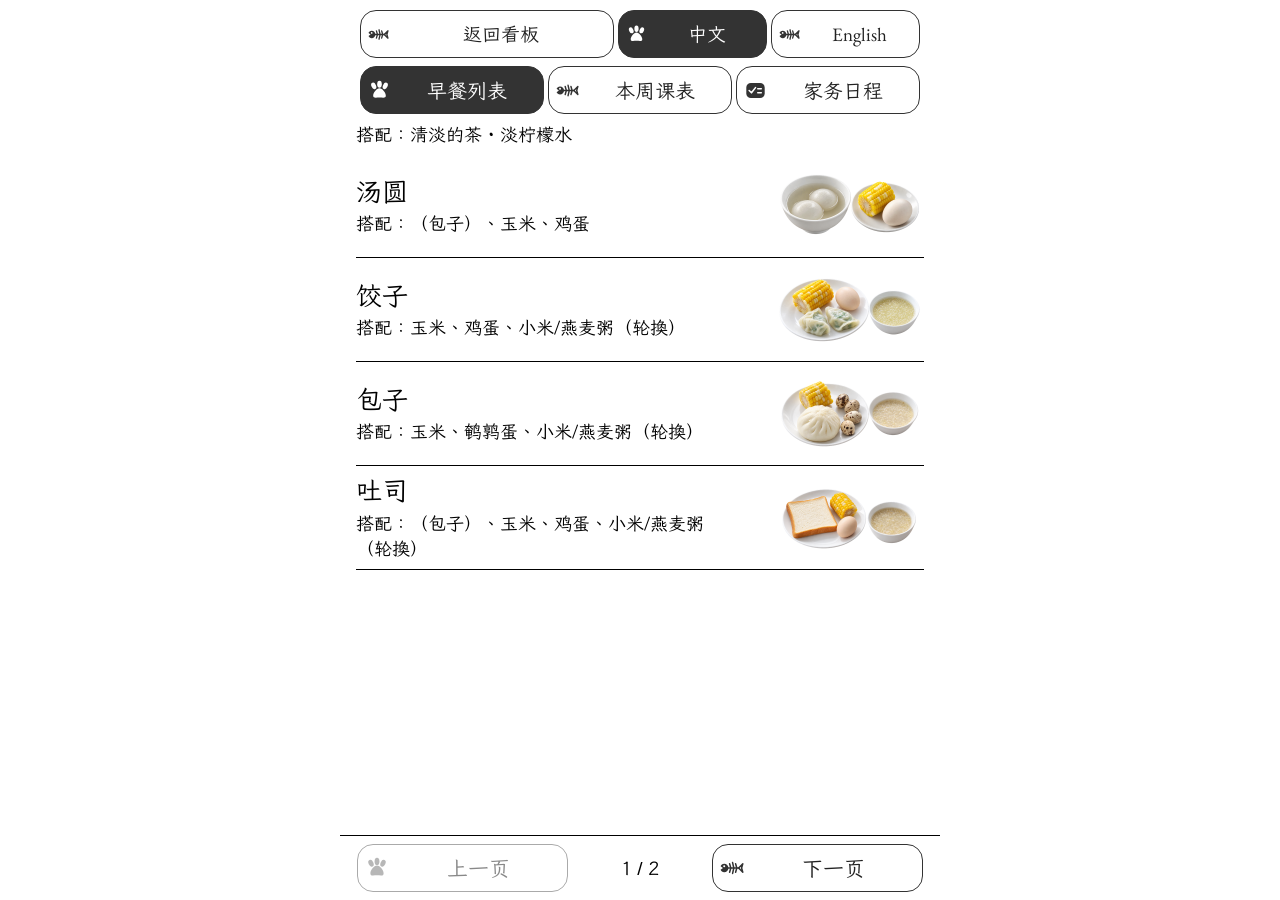
<file: family/all.html>
<!doctype html>
<html lang="zh-CN">
<head>
<meta charset="utf-8">
<meta name="viewport" content="width=device-width, initial-scale=1">
<title>全部资料</title>
<style>
*{box-sizing:border-box}html,body{margin:0;padding:0;background:#fff;color:#000}
body{font-family:"Board Digits",Arial,"PingFang SC","Microsoft YaHei",sans-serif;font-size:22px;line-height:1.4}
.all-board{max-width:600px;margin:0 auto;padding:10px 16px 24px}
button,select,.top-nav a{font:inherit;color:#000;background:#fff;border:2px solid #000;border-radius:0;min-height:48px}
button{cursor:pointer}button:focus,select:focus,a:focus{outline:3px solid #000;outline-offset:2px}
button.selected,.top-nav a.selected{color:#fff;background:#000}
.top-nav{display:table;table-layout:fixed;width:100%;border-spacing:4px 0;margin:0 0 14px}
.top-nav div{display:table-cell;vertical-align:top}.top-nav .back-cell{width:46%}
.top-nav a{display:block;text-decoration:none;text-align:center;padding:9px 3px;font-size:19px}
h1{font-size:28px;line-height:1.2;margin:0 0 12px}h2{font-size:25px;line-height:1.3;margin:16px 0 9px}
h3{font-size:21px;line-height:1.3;margin:18px 0 7px}
.sections{display:table;table-layout:fixed;border-spacing:4px 0;width:100%;margin:0 0 12px}
.sections div{display:table-cell;vertical-align:top}.sections button{width:100%;padding:7px 3px;font-size:20px;line-height:1.3}
.meal-menu{display:table;table-layout:fixed;width:100%;border-collapse:separate;border-spacing:0}
.meal-pair{display:table-row}.meal-row{display:table-cell;vertical-align:top;width:50%;padding:8px 14px;border-bottom:1px solid #000}
.meal-photo{display:block;width:100%;max-width:225px;text-align:center;margin:0 auto 8px}
.meal-frame{display:block;position:relative;height:0;padding-bottom:50%;overflow:hidden;width:100%}
.meal-photo img{display:block;width:100%;height:auto;margin:0 auto}
.meal-crop{display:block;position:absolute;top:0;height:0;overflow:hidden}
.meal-photo .meal-crop img{display:block;position:absolute;top:0;max-width:none;height:auto;margin:0}
.meal-description{display:block;text-align:center}.meal-name{font-family:"Board Digits",Georgia,"Songti SC","STSong",SimSun,serif;font-size:30px;font-weight:600;line-height:1.2}
.meal-description .detail{font-size:18px;line-height:1.4;margin-top:6px}.meal-description .meal-note{font-size:16px}.food-part{display:inline-block;white-space:nowrap}
.all-board.menu-view{padding-bottom:88px}.menu-view .top-nav{margin-bottom:9px}.menu-view h1{font-family:"Board Digits",Georgia,"Songti SC","STSong",SimSun,serif;font-size:30px;line-height:1.2;margin-bottom:10px}.menu-view .sections{margin-bottom:8px}
.detail{font-size:18px;line-height:1.4;margin-top:4px;overflow-wrap:break-word;word-wrap:break-word}
.list{border-top:1px solid #000}.row{display:table;table-layout:fixed;width:100%;border-bottom:1px solid #000;padding:11px 0}
.time{display:table-cell;vertical-align:top;width:134px;font-size:19px;line-height:1.6;white-space:nowrap}
.mark{display:table-cell;vertical-align:top;width:31px;font-size:24px}.entry{display:table-cell;vertical-align:top}
.entry-title{font-size:24px;line-height:1.35;overflow-wrap:break-word;word-wrap:break-word}.done .entry-title{text-decoration:line-through}
.sample{display:inline-block;font-size:15px;margin-left:8px;white-space:nowrap}.entry-date{font-size:16px;line-height:1.4;margin-top:5px}
.scope{font-size:17px;line-height:1.4;margin:6px 0 10px}
.week-days{display:table;table-layout:fixed;border-spacing:4px 0;width:100%;margin:10px 0 7px}.week-days div{display:table-cell}.week-days button{width:100%;font-size:22px;padding:3px 0}
.week-nav{overflow:hidden;margin:8px 0}.week-nav button{font-size:17px;min-height:38px;padding:3px 12px}.week-prev{float:left}.week-next{float:right}
.selected-date{font-size:20px;margin:7px 0 10px;text-align:center}.day-note{font-size:22px;font-weight:bold;margin:10px 0}
.empty{font-size:21px;line-height:1.5;margin:10px 0;padding:8px 0}.pager{text-align:center;font-size:16px;margin:12px 0 4px}
.more{display:block;width:100%;font-size:21px;margin-top:10px;padding:7px 4px}
.menu-pager{position:fixed;left:0;right:0;bottom:0;max-width:600px;margin:0 auto;padding:8px 12px;background:#fff;border-top:1px solid #000;z-index:10}.menu-pager-row{display:table;table-layout:fixed;width:100%;border-spacing:5px 0}.menu-pager-row>div{display:table-cell;vertical-align:middle}.menu-page-control{width:38%}.menu-page-count{width:24%;font-size:19px;text-align:center;white-space:nowrap}.menu-pager button{display:block;width:100%;min-height:48px;font-size:21px;padding:8px 3px}.menu-pager button:disabled{color:#888;border-color:#aaa;background:#fff;cursor:default}.menu-pager button:disabled:before{opacity:.35}
.sync-error{font-size:16px;line-height:1.4;margin:16px 0 8px}.retry{font-size:18px;padding:7px 13px}.hidden{display:none!important}
@media(max-width:420px){body{font-size:20px}.all-board{padding:8px 10px 20px}.top-nav a{font-size:17px;padding:10px 2px}.sections button{font-size:17px}h1{font-size:26px}h2{font-size:23px}.meal-menu,.meal-pair,.meal-row{display:block;width:100%}.meal-row{padding:8px 0}.meal-name{font-size:28px}.entry-title{font-size:22px}.detail{font-size:17px}.time{width:112px;font-size:16px}.sample{font-size:13px;margin-left:5px}.week-days{border-spacing:3px 0}.week-days button{font-size:20px}}
.menu-view .meal-menu,.menu-view .meal-pair{display:block;width:100%}.menu-view .meal-row{display:table;table-layout:fixed;width:100%;padding:8px 0}.menu-view .meal-description{display:table-cell;width:30%;vertical-align:middle;padding-right:12px;text-align:left}.menu-view .meal-photo{display:table-cell;width:70%;max-width:none;vertical-align:middle;margin:0;text-align:left}.menu-view .meal-image-box{width:100%;max-width:350px;margin-left:auto}.menu-view .meal-name,html[lang="en"] .menu-view .meal-name{font-size:28px;line-height:1.3}.menu-view .meal-row.no-photo .meal-description{width:100%;padding-right:0}

.menu-view .meal-description{width:68%;padding-right:12px}.menu-view .meal-photo{width:32%}.menu-view .meal-image-box{max-width:150px}.menu-view .meal-row{min-height:88px;padding:7px 0}.menu-view .meal-name,html[lang="en"] .menu-view .meal-name{font-size:26px}.menu-view .meal-description .detail{font-size:18px;margin-top:3px}.meal-drinks{font-size:17px;line-height:1.25;margin:0 0 7px}.menu-view h1{font-size:26px;margin-bottom:8px}.menu-view .top-nav{margin-bottom:8px}.menu-view .sections{margin-bottom:8px}.household-reference{margin-top:18px}.reference-group{margin:8px 0}.reference-toggle{display:block;width:100%;text-align:left;padding:8px 12px;font-size:21px}.household-day,.household-reference{font-family:"Board Digits","Menu Handwriting","Kaiti SC",KaiTi,serif}html[lang="en"] .household-day,html[lang="en"] .household-reference{font-family:"Board Digits","Menu English",Georgia,serif}.reference-toggle{font-family:"Board Digits",Arial,"PingFang SC",sans-serif}
</style>
<link rel="stylesheet" href="menu.css?v=20261115-exam1">
<link rel="stylesheet" href="controls.css?v=20261028-handwritten-digits1">
</head>
<body>
<div class="all-board" id="all-board">
  <nav class="top-nav" aria-label="返回与语言">
    <div class="back-cell"><a id="back-board" href="index.html#family">返回看板</a></div>
    <div><a id="language-zh" class="selected" href="all.html?lang=zh">中文</a></div>
    <div><a id="language-en" href="all.html?lang=en" lang="en">English</a></div>
  </nav>
  <nav class="sections" id="sections" aria-label="资料栏目">
    <div><button id="section-breakfasts" type="button" aria-pressed="true" class="selected">早餐列表</button></div>
    <div><button id="section-schedule" type="button" aria-pressed="false">本周课表</button></div>
    <div><button id="section-household" type="button" aria-pressed="false">家务日程</button></div>
  </nav>
  <main id="content" aria-live="polite"><p class="empty">正在读取资料…</p></main>
  <p id="sync-error" class="sync-error hidden" role="status"></p>
  <button id="retry" class="retry hidden" type="button">重新读取</button>
  <noscript><p class="empty">请在浏览器设置中启用 JavaScript，才能查看资料。</p></noscript>
</div>
<script src="all-data.js?v=20261026-porridge1"></script>
</body>
</html>
</file>
<file: apply-school/styles.css>
:root {
  --paper: #f7f5ed;
  --surface: #fffef9;
  --ink: #253d35;
  --muted: #758079;
  --green: #315b4d;
  --green-dark: #224436;
  --green-wash: #edf2e9;
  --clay: #a75f43;
  --clay-wash: #f8ece2;
  --line: #dedfd3;
  --line-light: #edede4;
  --red: #a8463c;
  --shadow: 0 8px 28px rgb(35 58 45 / 5%);
  font-family: -apple-system, BlinkMacSystemFont, "Segoe UI", "PingFang SC", "Microsoft YaHei", sans-serif;
  color: var(--ink);
  background: var(--paper);
  font-synthesis: none;
  -webkit-font-smoothing: antialiased;
  text-rendering: optimizeLegibility;
  accent-color: var(--green);
}

* { box-sizing: border-box; }
body { margin: 0; font-size: 14px; line-height: 1.65; }
button, input, select, textarea { font: inherit; }
button, a, input, select, textarea { -webkit-tap-highlight-color: transparent; }
button { cursor: pointer; }
button, select, input, textarea { color: var(--ink); }
a { color: var(--green); text-decoration-thickness: 1px; text-underline-offset: 3px; }
button:focus-visible, a:focus-visible, input:focus-visible, select:focus-visible, textarea:focus-visible {
  outline: 3px solid #86a38d;
  outline-offset: 4px;
}
button:disabled { cursor: default; opacity: .55; }
button { touch-action: manipulation; }
[hidden] { display: none !important; }
h1, h2, h3, p { margin: 0; }
h2 { font-size: 23px; font-weight: 650; letter-spacing: -.6px; }
h3 { font-size: 16px; font-weight: 650; }
small { font-size: inherit; }
.sr-only { position: absolute; width: 1px; height: 1px; padding: 0; margin: -1px; overflow: hidden; clip: rect(0, 0, 0, 0); white-space: nowrap; border: 0; }
.muted { color: var(--muted); }
.mobile-break { display: none; }

.topbar {
  min-height: 90px;
  display: flex;
  align-items: center;
  justify-content: space-between;
  gap: 24px;
  padding: 20px max(40px, calc((100vw - 1440px) / 2));
  border-bottom: 1px solid var(--line);
  background: rgb(255 254 249 / 50%);
}
.brand { display: inline-flex; align-items: center; gap: 12px; text-decoration: none; font-size: 19px; font-weight: 650; letter-spacing: 1px; color: var(--ink); }
.brand-icon { display: grid; place-items: center; width: 39px; height: 43px; color: var(--surface); background: var(--green); border-radius: 4px 12px 4px 4px; font-size: 21px; font-family: "Songti SC", "Noto Serif CJK SC", serif; font-weight: 500; }
.brand small { display: block; margin-top: 1px; color: var(--muted); font-size: 9px; line-height: 1.2; letter-spacing: 2px; font-weight: 500; }
.top-actions { display: flex; align-items: center; gap: 10px; }
.save-state { font-size: 12px; color: var(--muted); margin-right: 9px; }
.save-state::before { display: inline-block; content: ""; width: 6px; height: 6px; margin: 0 7px 1px 0; border-radius: 50%; background: #789372; }
.button { display: inline-flex; justify-content: center; align-items: center; min-height: 42px; gap: 7px; padding: 9px 18px; border: 1px solid #c8d0c2; border-radius: 6px; background: var(--surface); font-size: 13px; font-weight: 550; line-height: 1.5; text-decoration: none; transition: background .15s, border-color .15s; }
.button:hover { border-color: var(--green); background: var(--green-wash); }
.button.small { min-height: 36px; padding: 7px 13px; font-size: 12px; }
.button.subtle { background: transparent; border-color: var(--line); }
.button.primary { color: var(--surface); background: var(--green); border-color: var(--green); }
.button.primary:hover { background: var(--green-dark); border-color: var(--green-dark); }
.text-button { border: 0; background: transparent; color: var(--green); padding: 5px 0; font-size: 12px; font-weight: 550; text-align: left; }
.text-button:hover { text-decoration: underline; text-underline-offset: 4px; }
main { width: calc(100% - 80px); max-width: 1440px; margin: 0 auto; }
.intro { display: flex; justify-content: space-between; align-items: center; gap: 32px; padding: 25px 0 22px; }
.eyebrow { color: var(--clay); font-size: 11px; line-height: 1.5; font-weight: 650; letter-spacing: 2px; }
h1 { margin-top: 5px; font-size: 28px; font-weight: 650; line-height: 1.4; letter-spacing: -.7px; }
.intro-copy { margin-top: 7px; font-size: 12px; color: #737c72; }
.intro-note { flex: 0 0 292px; padding: 11px 17px 9px; border-left: 2px solid #b79872; background: #eeeddf; border-radius: 0 5px 5px 0; }
.intro-note .note-line { display: block; margin-bottom: 5px; font-size: 10px; color: #798070; letter-spacing: 1.2px; }
.intro-note strong { display: block; font-size: 16px; font-weight: 600; }
.intro-note > span:last-of-type { display: block; margin-top: 5px; font-size: 11px; line-height: 1.6; color: #7c8275; }
.intro-note .text-button { margin-top: 4px; }

.stats { display: grid; grid-template-columns: repeat(4, minmax(0, 1fr)); gap: 14px; }
.stat { position: relative; display: flex; flex-direction: column; align-items: flex-start; padding: 13px 19px 12px; text-align: left; border: 1px solid var(--line); border-radius: 7px; background: var(--surface); }
button.stat:hover { border-color: #9ead95; background: #fafcf5; }
.stat > span { font-size: 12px; color: #6f7b70; }
.stat strong { margin: 4px 0 1px; font-size: 29px; line-height: 1.2; font-weight: 600; letter-spacing: -1px; font-variant-numeric: tabular-nums; }
.stat strong small { margin-left: 7px; font-size: 12px; color: #7f897b; letter-spacing: 0; font-weight: 450; }
.stat em { margin-top: 4px; font-size: 10px; font-style: normal; color: #788171; }
.stat.accent { background: var(--clay-wash); border-color: #ead3c2; box-shadow: none; }
.stat.accent strong, .stat.accent > span { color: var(--clay); }
.stat.accent em { color: #a38473; }

.attention { margin-top: 22px; margin-bottom: 23px; }
.section-heading { display: flex; align-items: center; justify-content: space-between; gap: 20px; margin-bottom: 15px; }
.section-heading h2 { font-size: 17px; letter-spacing: 0; }
.section-heading > span { font-size: 11px; color: #8c9288; }
.next-actions { display: grid; grid-template-columns: repeat(3, minmax(0, 1fr)); gap: 14px; }
.action-card { display: flex; align-items: flex-start; gap: 11px; min-height: 82px; padding: 13px 16px; text-align: left; border: 1px solid var(--line); border-radius: 7px; background: #f0f2e8; color: var(--ink); transition: border-color .15s, background .15s; }
button.action-card:hover { background: #e9eee0; border-color: #a8b498; }
.action-index { flex: 0 0 27px; display: grid; place-items: center; width: 27px; height: 27px; background: #e0e7d5; color: #61744e; border-radius: 50%; font-size: 10px; font-weight: 650; font-variant-numeric: tabular-nums; }
.action-copy { flex: 1; min-width: 0; }
.action-copy strong { display: block; margin-bottom: 5px; font-size: 13px; line-height: 1.5; font-weight: 600; }
.action-copy p, .action-copy > span, .action-copy small { display: block; font-size: 11px; line-height: 1.7; color: #7c8874; }
.action-card.overdue { background: #f7eae3; border-color: #ead7ca; }
.action-card.overdue .action-index { background: #eed9cc; color: var(--clay); }
.action-card.upcoming { border-color: #c8d3b9; }

.workspace { overflow: hidden; background: var(--surface); border: 1px solid var(--line); border-radius: 9px; box-shadow: var(--shadow); }
.workspace-head { display: flex; align-items: center; justify-content: space-between; gap: 16px; padding: 19px 24px 14px; }
.workspace-head .eyebrow { margin-bottom: 5px; font-size: 9px; letter-spacing: 1.8px; }
.workspace-head h2 { font-size: 24px; }
.tabs { display: flex; gap: 22px; padding: 0 27px; border-bottom: 1px solid var(--line); }
.tabs button { position: relative; display: inline-flex; align-items: center; gap: 8px; padding: 12px 0 14px; color: #8b9287; background: transparent; border: 0; font-size: 13px; font-weight: 550; white-space: nowrap; }
.tabs button span { display: inline-block; min-width: 21px; padding: 0 5px; border-radius: 4px; background: #f0f0e8; font-size: 10px; line-height: 1.8; font-variant-numeric: tabular-nums; }
.tabs button.active { color: var(--green); }
.tabs button.active::after { position: absolute; bottom: -1px; right: 0; left: 0; height: 2px; content: ""; background: var(--green); }
.tabs button.active span { color: var(--green); background: #e8eee2; }
.tabs button:hover { color: var(--green); }
.filters { display: flex; align-items: center; gap: 9px; padding: 15px 27px 10px; }
.filters > label { min-width: 0; }
.filters input, .filters select { height: 39px; border: 1px solid var(--line); border-radius: 5px; background: #fdfdf8; font-size: 12px; }
.filters select { width: 100%; min-width: 107px; padding: 0 27px 0 11px; }
.search { flex: 1; position: relative; min-width: 180px !important; }
.search > span[aria-hidden] { position: absolute; top: 3px; left: 12px; color: #8c9685; font-size: 25px; line-height: 1.2; pointer-events: none; }
.search input { width: 100%; padding: 0 12px 0 37px; }
input::placeholder, textarea::placeholder { color: #a0a599; }
.list-note { display: flex; align-items: center; justify-content: space-between; gap: 14px; padding: 0 27px 15px; color: #909789; font-size: 10px; }
#result-count { color: #737e6b; font-variant-numeric: tabular-nums; }
.table-wrap { width: 100%; overflow: auto; overscroll-behavior-x: contain; scrollbar-width: thin; scrollbar-color: #c5cebe #f4f4ec; }
table { border-collapse: collapse; width: 100%; min-width: 1280px; table-layout: auto; text-align: left; }
th { padding: 13px 17px; color: #6d7d61; background: #f5f6ee; font-size: 10px; font-weight: 550; line-height: 1.5; white-space: nowrap; }
th:first-child, td:first-child { padding-left: 27px; }
th:first-child { min-width: 300px; width: 27%; }
th:last-child, td:last-child { padding-right: 27px; }
td { min-width: 104px; padding: 15px 17px; vertical-align: top; border-top: 1px solid var(--line-light); font-size: 12px; line-height: 1.65; }
tbody tr:hover { background: #fbfcf5; }
.school-name { display: block; margin-bottom: 6px; color: var(--ink); font-size: 14px; font-weight: 600; line-height: 1.55; }
.school-name a { color: inherit; }
.school-meta { display: flex; align-items: center; flex-wrap: wrap; gap: 4px 6px; margin-bottom: 7px; color: #707d66; font-size: 10px; }
.pill, .tier, .selected-tag, .status-pill, .priority-tag { display: inline-flex; align-items: center; justify-content: center; max-width: 100%; gap: 4px; min-height: 20px; padding: 1px 7px; border: 1px solid transparent; border-radius: 4px; font-size: 10px; font-weight: 500; line-height: 1.6; white-space: nowrap; }
.pill { background: #f2f1e9; color: #70755f; }
.tier { background: #f3f1e7; color: #7a7153; }
.tier-1 { background: #ecefdb; color: #7b8251; }
.tier-2 { background: #eeefe5; color: #7b8370; }
.tier-3 { background: #f1eee8; color: #7b725e; }
.selected-tag { background: #e7eee0; color: #567449; }
.status-pill { background: #edf1e7; color: #6b8062; }
.status-pill[data-status="已提交"], .status-pill[data-status="已录取"] { background: #e0eee4; color: #3b7150; }
.priority-tag { color: var(--clay); background: var(--clay-wash); }
.highlight { max-width: 420px; color: #728068; font-size: 11px; line-height: 1.75; }
.source-date { color: var(--clay); font-size: 12px; font-weight: 500; line-height: 1.7; }
.date-main { display: block; color: var(--ink); font-size: 12px; font-weight: 550; font-variant-numeric: tabular-nums; }
.date-note { display: block; margin-top: 3px; color: #748068; font-size: 10px; line-height: 1.7; }
.date-main.overdue, .overdue .date-main, .source-date.overdue { color: var(--red); }
.date-main.upcoming, .upcoming .date-main { color: var(--clay); }
.notes-preview { display: -webkit-box; max-width: 240px; margin-top: 7px; overflow: hidden; -webkit-line-clamp: 2; -webkit-box-orient: vertical; color: #728068; font-size: 10px; line-height: 1.65; overflow-wrap: anywhere; }
.row-action { display: inline-flex; justify-content: center; align-items: center; min-height: 34px; padding: 6px 11px; border: 1px solid #cbd3c1; border-radius: 5px; background: transparent; color: #5b7350; font-size: 11px; font-weight: 550; white-space: nowrap; }
.row-action:hover { background: #edf2e6; border-color: #9eaf90; }
.travel-cell { min-width: 151px; max-width: 205px; }
.travel-cell strong { display: block; color: #607b52; font-size: 13px; font-weight: 550; font-variant-numeric: tabular-nums; }
.travel-note { display: block; margin-top: 4px; color: #728068; font-size: 10px; line-height: 1.65; }
.route-summary { display: block; margin-top: 5px; color: #6d7d61; font-size: 10px; line-height: 1.65; }
.route-link { display: inline-block; margin-top: 6px; color: #6d835b; font-size: 10px; text-decoration: none; }
.route-link:hover { text-decoration: underline; }
.empty-state { padding: 48px 24px 53px; text-align: center; }
.empty-state strong { display: block; color: #708264; font-size: 16px; font-weight: 550; }
.empty-state p { margin-top: 9px; color: #949c8b; font-size: 12px; }
.empty-state .button { margin-top: 22px; }

.sources { margin: 23px 0 20px; }
.sources > summary, details.sources > summary { display: flex; align-items: center; justify-content: space-between; gap: 14px; padding: 12px 0; color: #748369; border-bottom: 1px solid var(--line); font-size: 12px; font-weight: 550; cursor: pointer; list-style: none; }
.sources > summary::-webkit-details-marker { display: none; }
.sources > summary::after { content: "+"; font-size: 19px; font-weight: 400; color: #8f9b82; }
.sources[open] > summary::after { content: "−"; }
.sources[open] .source-grid { padding-top: 15px; }
.sources > summary:hover { color: var(--green); }
.sources > summary:focus-visible { outline: 3px solid #86a38d; outline-offset: 4px; }
.source-grid { display: grid; grid-template-columns: 1.7fr 1fr; gap: 43px; padding-top: 3px; }
.source-copy p { margin-bottom: 11px; color: #909787; font-size: 11px; line-height: 1.85; }
.source-copy strong { color: #7b8570; font-weight: 550; }
.source-links { display: grid; grid-template-columns: repeat(2, minmax(0, 1fr)); gap: 10px; align-content: start; }
.source-links > a { display: flex; align-items: center; gap: 11px; padding: 13px 15px; border: 1px solid var(--line); border-radius: 6px; background: #f9f8f0; text-decoration: none; }
.source-links > a:hover { border-color: #a6b295; background: var(--surface); }
.source-links > a > span { color: #aaa98e; font-size: 11px; font-variant-numeric: tabular-nums; }
.source-links > a > div { flex: 1; min-width: 0; }
.source-links strong { display: block; color: #748064; font-size: 11px; font-weight: 550; }
.source-links small { display: block; margin-top: 3px; color: #a0a390; font-size: 9px; }
.source-links b { color: #99a18c; font-size: 14px; font-weight: 400; }
.storage-note { grid-column: 1 / -1; padding: 12px 15px; border-radius: 6px; background: #eeeee1; }
.storage-note strong { color: #838a74; font-size: 10px; }
.storage-note p { margin-top: 3px; color: #929882; font-size: 10px; line-height: 1.75; }
footer { display: flex; align-items: center; justify-content: space-between; gap: 20px; padding: 22px 0 30px; border-top: 1px solid var(--line); color: #9ba08f; font-size: 10px; }
footer i { margin: 0 7px; font-style: normal; }
footer .text-button { color: #8b967b; font-size: 10px; }

dialog { color: var(--ink); background: var(--surface); border: 1px solid #d2d8c9; border-radius: 12px; box-shadow: 0 24px 100px rgb(20 39 26 / 22%); }
dialog::backdrop { background: rgb(27 43 32 / 44%); backdrop-filter: blur(3px); }
.detail-dialog { width: min(780px, calc(100% - 40px)); max-height: calc(100dvh - 56px); padding: 0; }
.detail-dialog > form { display: flex; flex-direction: column; max-height: calc(100dvh - 58px); }
.dialog-head { display: flex; align-items: flex-start; justify-content: space-between; gap: 18px; padding: 24px 29px 20px; border-bottom: 1px solid var(--line-light); }
.dialog-head .eyebrow { margin-bottom: 6px; font-size: 10px; }
.dialog-head h2 { font-size: 22px; line-height: 1.5; }
.close-button { display: grid; place-items: center; flex: 0 0 34px; width: 34px; height: 34px; margin-top: 1px; padding: 0; border: 1px solid var(--line); border-radius: 50%; color: #829079; background: transparent; font-size: 25px; line-height: 1; }
.close-button:hover { background: #ecf0e4; border-color: #a9b69c; }
.dialog-body { overflow-y: auto; padding: 22px 29px 26px; overscroll-behavior: contain; }
.fact-box { margin-bottom: 24px; padding: 16px 18px; background: #f2f3e9; border: 1px solid #e1e5d5; border-radius: 7px; font-size: 12px; line-height: 1.8; }
.fact-box p { margin-bottom: 7px; color: #7e8972; }
.fact-box p:last-child { margin-bottom: 0; }
.fact-box strong { color: #60764f; font-weight: 550; }
.fact-box dl { display: grid; grid-template-columns: 90px 1fr; column-gap: 15px; row-gap: 7px; margin: 0; }
.fact-box dt { color: #8d977e; }
.fact-box dd { margin: 0; color: #697d5a; overflow-wrap: anywhere; }
.fact-box a { overflow-wrap: anywhere; }
.fact-box .pill, .fact-box .tier { margin-right: 4px; }
.fact-box .route-link { font-size: 11px; }
.dialog-body h3 { margin-bottom: 16px; }
.form-grid { display: grid; grid-template-columns: repeat(2, minmax(0, 1fr)); gap: 15px 18px; }
.form-grid .wide { grid-column: 1 / -1; }
.form-grid label, .compact-dialog label { display: flex; flex-direction: column; gap: 6px; color: #7a886d; font-size: 11px; font-weight: 550; }
.form-grid input:not([type="checkbox"]), .form-grid select, .form-grid textarea, .compact-dialog input, .compact-dialog textarea { width: 100%; min-height: 41px; padding: 9px 11px; border: 1px solid #d5dccb; border-radius: 5px; background: #fffef9; color: var(--ink); font-size: 13px; font-weight: 400; line-height: 1.65; }
.form-grid textarea, .compact-dialog textarea { resize: vertical; min-height: 100px; }
.form-grid input:hover, .form-grid select:hover, .form-grid textarea:hover, .compact-dialog input:hover, .compact-dialog textarea:hover { border-color: #a7b599; }
.form-grid .check-label { flex-direction: row; align-items: center; gap: 9px; font-size: 12px; font-weight: 450; }
.check-label input { flex: 0 0 auto; width: 16px; height: 16px; margin: 0; }
.form-help { margin-top: 16px; color: #98a08b; font-size: 10px; line-height: 1.75; }
#record-updated { margin-top: 4px; }
.dialog-footer { display: flex; justify-content: flex-end; align-items: center; gap: 9px; padding: 17px 29px; border-top: 1px solid var(--line-light); background: #fbfcf5; }
.compact-dialog { width: min(460px, calc(100% - 40px)); max-height: calc(100dvh - 48px); padding: 26px; overflow-y: auto; }
.compact-dialog h2 { margin-bottom: 15px; font-size: 20px; }
.compact-dialog p { margin-bottom: 11px; color: #8b967e; font-size: 12px; line-height: 1.85; overflow-wrap: anywhere; }
.compact-dialog label { margin-top: 15px; }
.compact-dialog .dialog-footer { margin: 24px -26px -26px; padding: 17px 26px; }
.toast { position: fixed; z-index: 20; left: 50%; bottom: 27px; transform: translate(-50%, 15px); max-width: calc(100vw - 36px); padding: 12px 22px; border-radius: 7px; background: var(--green-dark); color: var(--surface); font-size: 12px; box-shadow: 0 6px 25px rgb(20 37 24 / 18%); opacity: 0; pointer-events: none; transition: opacity .2s, transform .2s; }
.toast.visible, .toast.show, .toast.active { opacity: 1; transform: translate(-50%, 0); }

@media (min-width: 1600px) { .topbar { padding-right: max(40px, calc((100vw - 1440px) / 2)); padding-left: max(40px, calc((100vw - 1440px) / 2)); } }
@media (max-width: 1100px) {
  .topbar { padding-right: 28px; padding-left: 28px; }
  main { width: calc(100% - 56px); }
  .intro { gap: 25px; padding-top: 23px; }
  .intro-note { flex-basis: 260px; }
  .stat { padding: 13px 16px; }
  .filters { flex-wrap: wrap; }
  .search { flex-basis: 100%; }
  .filters > label:not(.search) { flex: 1; }
  .source-grid { grid-template-columns: 1.25fr 1fr; gap: 28px; }
  .source-links { grid-template-columns: 1fr; }
  .action-card { padding: 16px; gap: 10px; }
}

@media (max-width: 1000px) {
  body { font-size: 13px; }
  .topbar { min-height: 75px; gap: 12px; padding: 15px 20px; }
  .brand { gap: 9px; font-size: 16px; white-space: nowrap; }
  .brand-icon { width: 31px; height: 37px; font-size: 19px; }
  .brand small { font-size: 7px; letter-spacing: 1.4px; }
  .top-actions { gap: 6px; }
  .save-state { display: none; }
  .top-actions .button.small { min-height: 32px; padding: 6px 8px; font-size: 10px; }
  main { width: calc(100% - 40px); }
  .intro { display: block; padding: 22px 0 18px; }
  .eyebrow { font-size: 10px; letter-spacing: 1.6px; }
  h1 { margin-top: 5px; font-size: 25px; line-height: 1.4; letter-spacing: -.5px; }
  .mobile-break { display: none; }
  .intro-copy { margin-top: 7px; font-size: 11px; max-width: 330px; line-height: 1.8; }
  .intro-note { margin-top: 15px; padding: 10px 14px; }
  .intro-note strong { display: inline-block; font-size: 14px; }
  .intro-note > span:last-of-type { margin-top: 3px; font-size: 10px; }
  .intro-note .text-button { margin-top: 5px; font-size: 11px; }
  .stats { grid-template-columns: repeat(2, minmax(0, 1fr)); gap: 10px; }
  .stat { padding: 12px 15px 10px; border-radius: 7px; }
  .stat > span { font-size: 11px; }
  .stat strong { font-size: 26px; margin-top: 4px; }
  .stat strong small { font-size: 10px; }
  .stat em { font-size: 9px; line-height: 1.7; }
  .attention { margin: 20px 0 21px; }
  .section-heading { align-items: flex-start; flex-direction: column; gap: 4px; margin-bottom: 12px; }
  .section-heading h2 { font-size: 16px; }
  .section-heading > span { font-size: 10px; }
  .next-actions { grid-template-columns: 1fr; gap: 9px; }
  .action-card { min-height: 0; padding: 12px 14px; }
  .action-copy strong { font-size: 12px; margin-bottom: 2px; }
  .action-copy p, .action-copy > span, .action-copy small { font-size: 10px; }
  .workspace { background: transparent; overflow: visible; border: 0; border-radius: 0; box-shadow: none; }
  .workspace-head { padding: 0 0 14px; gap: 10px; align-items: flex-end; }
  .workspace-head h2 { font-size: 23px; }
  .workspace-head .button.small { padding: 6px 9px; font-size: 10px; min-height: 33px; }
  .tabs { gap: 18px; padding: 0; }
  .tabs button { gap: 5px; font-size: 12px; padding-top: 11px; padding-bottom: 12px; }
  .tabs button span { min-width: 18px; font-size: 9px; padding: 0 4px; }
  .filters { display: grid; grid-template-columns: repeat(2, minmax(0, 1fr)); gap: 8px; padding: 15px 0 11px; }
  .filters .search { grid-column: 1 / -1; }
  .filters input, .filters select { height: 39px; background: var(--surface); }
  .filters select { min-width: 0; }
  .list-note { flex-direction: column; align-items: flex-start; gap: 2px; padding: 0 0 12px; font-size: 9px; }
  .table-wrap { overflow: visible; }
  table { min-width: 0; width: 100%; border-collapse: separate; border-spacing: 0; }
  thead { display: none; }
  tbody { display: grid; gap: 12px; }
  tbody tr { display: flex; flex-wrap: wrap; padding: 0 16px 12px; border: 1px solid var(--line); border-radius: 8px; background: var(--surface); box-shadow: 0 3px 13px rgb(35 58 45 / 3%); }
  tbody tr:hover { background: var(--surface); }
  td { display: block; min-width: 0; width: 50%; padding: 12px 11px 3px 0; border-top: 0; font-size: 11px; }
  td::before { display: block; content: attr(data-label); margin-bottom: 5px; color: #a1a590; font-size: 9px; font-weight: 500; line-height: 1.5; }
  td:first-child { width: 100%; min-width: 0; padding: 15px 0 12px; border-bottom: 1px solid var(--line-light); }
  td:first-child::before { display: none; }
  .school-name { font-size: 14px; margin-bottom: 6px; }
  .school-meta { font-size: 9px; gap: 4px 5px; margin-bottom: 6px; }
  .highlight { max-width: none; font-size: 10px; line-height: 1.8; }
  .pill, .tier, .selected-tag, .status-pill, .priority-tag { font-size: 9px; min-height: 19px; }
  .source-date, .date-main { font-size: 11px; }
  .date-note, .travel-note { font-size: 9px; }
  .notes-preview { font-size: 9px; max-width: none; }
  .row-action { min-height: 34px; padding: 6px 12px; font-size: 10px; }
  .travel-cell { width: 50%; min-width: 0; max-width: none; }
  .travel-cell strong { font-size: 12px; }
  .route-summary, .route-link { font-size: 9px; }
  .empty-state { margin-top: 3px; padding: 34px 18px; background: var(--surface); border: 1px solid var(--line); border-radius: 8px; }
  .empty-state strong { font-size: 14px; }
  .empty-state p { font-size: 11px; }
  .sources { margin-top: 27px; margin-bottom: 21px; }
  .source-grid { grid-template-columns: 1fr; gap: 17px; }
  .source-copy p { font-size: 10px; margin-bottom: 9px; line-height: 1.9; }
  .source-links { grid-template-columns: repeat(2, minmax(0, 1fr)); }
  .source-links > a { gap: 8px; padding: 12px 10px; }
  .source-links > a > span { font-size: 9px; }
  .source-links strong { font-size: 10px; }
  .source-links small { font-size: 8px; }
  footer { padding: 17px 0 24px; align-items: flex-start; font-size: 9px; gap: 12px; }
  footer .text-button { flex: 0 0 auto; padding-top: 0; font-size: 9px; }
  .detail-dialog { width: calc(100% - 24px); max-height: calc(100dvh - 26px); border-radius: 10px; }
  .detail-dialog > form { max-height: calc(100dvh - 28px); }
  .dialog-head { padding: 18px 19px 15px; gap: 12px; }
  .dialog-head h2 { font-size: 19px; }
  .dialog-head .eyebrow { font-size: 9px; }
  .close-button { width: 31px; height: 31px; flex-basis: 31px; font-size: 23px; }
  .dialog-body { padding: 17px 19px 22px; }
  .fact-box { padding: 13px 14px; margin-bottom: 20px; font-size: 11px; }
  .fact-box dl { grid-template-columns: 72px 1fr; column-gap: 10px; }
  .dialog-body h3 { font-size: 15px; margin-bottom: 14px; }
  .form-grid { gap: 13px 11px; }
  .form-grid label, .compact-dialog label { font-size: 10px; }
  .form-grid input:not([type="checkbox"]), .form-grid select, .form-grid textarea, .compact-dialog input, .compact-dialog textarea { min-height: 42px; padding: 9px; font-size: 16px; }
  .form-grid .check-label { align-items: flex-start; font-size: 11px; line-height: 1.8; }
  .check-label input { margin-top: 3px; }
  .dialog-footer { padding: 14px 19px; }
  .compact-dialog { width: calc(100% - 30px); padding: 21px; }
  .compact-dialog .dialog-footer { margin: 20px -21px -21px; padding: 15px 21px; }
  .toast { bottom: 18px; width: max-content; padding: 11px 17px; font-size: 11px; text-align: center; }
}

@media (max-width: 380px) {
  .topbar { padding-right: 15px; padding-left: 15px; }
  .brand small { letter-spacing: .8px; }
  main { width: calc(100% - 30px); }
  h1 { font-size: 23px; }
  .tabs { gap: 13px; }
  .tabs button { font-size: 11px; }
  .source-links { grid-template-columns: 1fr; }
  .form-grid { grid-template-columns: 1fr; }
  .form-grid .wide { grid-column: auto; }
}

@media (prefers-reduced-motion: reduce) {
  *, *::before, *::after { scroll-behavior: auto !important; transition-duration: .01ms !important; animation-duration: .01ms !important; }
  dialog::backdrop { backdrop-filter: none; }
}

@media print {
  :root { color: #18251b; background: #fff; }
  body { font-size: 10px; }
  .topbar, .intro-note, .stats, .attention, .top-actions, .workspace-head .button, .filters, .list-note, .sources, footer, .toast, dialog { display: none !important; }
  main { width: 100%; max-width: none; }
  .intro { padding: 0 0 20px; }
  h1 { font-size: 26px; }
  .intro-copy { font-size: 10px; }
  .workspace { overflow: visible; box-shadow: none; border: 0; }
  .workspace-head { padding: 0 0 12px; }
  .workspace-head h2 { font-size: 18px; }
  .tabs { padding: 0; gap: 15px; margin-bottom: 10px; border-bottom: 0; }
  .tabs button:not(.active) { display: none; }
  .tabs button.active::after { display: none; }
  .table-wrap { overflow: visible; }
  table { min-width: 0; table-layout: auto; font-size: 9px; }
  thead { display: table-header-group; }
  tbody { display: table-row-group; }
  tbody tr { display: table-row; break-inside: avoid; border: 0; padding: 0; background: #fff; box-shadow: none; }
  th, td, th:first-child, td:first-child { display: table-cell; min-width: 0; width: auto; padding: 8px 6px; font-size: 9px; border-bottom: 1px solid #ddd; }
  td::before { display: none; }
  th:first-child { width: 27%; }
  td:first-child { border-bottom: 1px solid #ddd; }
  .school-name { font-size: 11px; }
  .school-meta, .highlight, .source-date, .date-main, .date-note, .travel-note, .route-summary, .notes-preview { font-size: 8px; }
  .travel-cell { min-width: 0; width: auto; }
  .travel-cell strong { font-size: 9px; }
  .route-link { display: none; }
  .notes-preview { display: block; overflow: visible; }
  .pill, .tier, .selected-tag, .status-pill, .priority-tag { font-size: 8px; padding: 0 4px; border: 1px solid #d4d8cb; background: #fff; }
  @page { size: A4 landscape; margin: 12mm; }
}

/* School tracking sheets */
main { padding-top: 22px; }
.topbar { min-height: 76px; padding-top: 15px; padding-bottom: 15px; }
.tabs button { font-size: 15px; padding-top: 16px; }
th { font-size: 12px; }
th:first-child { min-width: 240px; width: 20%; }
table { min-width: 1390px; }
button.school-name { border: 0; background: transparent; padding: 0; text-align: left; }
button.school-name:hover { color: var(--green); text-decoration: underline; }
td > .muted { display: block; font-size: 11px; margin-top: 4px; }
.source-date > small { display: block; font-size: 10px; color: #6b756e; }
.row-actions { min-width: 102px; }
.row-actions .text-button { display: block; margin-top: 5px; }
.travel-cell { min-width: 115px; max-width: 145px; }
.travel-cell strong { white-space: nowrap; }
.list-note > div { display: flex; gap: 18px; }
.travel-settings { display: flex; flex-wrap: wrap; align-items: center; gap: 8px 16px; padding: 12px 27px; margin-bottom: 8px; border-top: 1px solid #e6e9e0; border-bottom: 1px solid #e6e9e0; background: #f5f7f0; font-size: 11px; }
.travel-settings label { display: inline-flex; align-items: center; gap: 5px; white-space: nowrap; }
.travel-settings input { width: 48px; padding: 4px; border: 1px solid #d4dacd; background: white; border-radius: 4px; font-size: 12px; }
.travel-settings > span { color: #647165; }
.travel-settings .travel-warning { flex-basis: 100%; color: #9a563d; }
.route-details { font-size: 11px; margin-top: 8px; }
.route-details summary { cursor: pointer; color: #315b4d; }
.route-details div { margin: 6px 0; }
.status-pill[data-status='已提交'], .status-pill[data-status='获邀笔试'], .status-pill[data-status='录取'] { color: #205f44; background: #dcefe3; }
@media(max-width:1000px) {
  main { padding-top: 12px; }
  table { min-width: 0; }
  .travel-cell { max-width: none; min-width: 0; }
  td.row-actions { display: flex; border: 0; border-top: 1px solid #e6e9e0; padding: 10px 14px; justify-content: flex-end; align-items: center; }
  td.row-actions .text-button { margin: 0 0 0 15px; }
  .travel-settings { padding: 10px 14px; gap: 8px; }
  .save-state { display: none; }
}
th > small { display: block; font-size: 9px; font-weight: 400; color: #7c8777; margin-top: 3px; }

@media print {
  main { padding-top: 0; }
  table { min-width: 0; width: 100%; }
  th:first-child { min-width: 0; width: 23%; }
  .travel-cell { min-width: 0; max-width: none; width: auto; }
  .travel-settings { display: none !important; }
}

/* 家长查询与进度跟踪：介绍完整展示，辅助信息缩减。 */
.schedule-issue { margin-top: 8px; padding: 7px 9px; border-left: 3px solid #b6332b; background: #fff1ef; color: #a12922; font-size: 12px; line-height: 1.6; }
.schedule-issue > strong, .schedule-issue > span { display: block; }
.schedule-issue a { color: #a12922; }
.schedule-check a { display: block; margin-top: 4px; }
.school-meta:empty, td > .muted:empty { display: none; }
.school-title-row { display: flex; align-items: flex-start; gap: 7px; }
.school-title-row .school-name { flex: 1; min-width: 0; }
.school-number { display: inline-flex; align-items: center; justify-content: center; flex: 0 0 auto; min-width: 23px; height: 23px; padding: 0 3px; border: 1px solid #dce4dc; border-radius: 4px; background: #f0f4ee; color: #50634e; font-size: 11px; font-weight: 700; line-height: 1; font-variant-numeric: tabular-nums; }
@media print { .school-title-row { gap: 4px; } .school-number { min-width: 17px; height: 17px; padding: 0 2px; font-size: 8px; } }
@media screen {
  main { width: calc(100% - 48px); max-width: 1720px; }
  table { min-width: 0; table-layout: fixed; }
  .school-col { width: 14%; }
  .region-col, .tier-col { width: 6%; }
  .intro-col { width: 19%; }
  .date-col, .travel-col { width: 14%; }
  .progress-col { width: 9%; }
  .teacher-route-col { width: 18%; }
  td { padding: 14px 9px; min-width: 0; font-size: 13px; color: #33443b; overflow-wrap: anywhere; }
  th { padding: 12px 9px; font-size: 13px; color: #536557; white-space: normal; }
  th:first-child, td:first-child { padding-left: 14px; }
  th:last-child, td:last-child { padding-right: 14px; }
  th:first-child { min-width: 0; width: auto; }
  .school-intro, .intro-head { min-width: 0; width: auto; }
  .school-intro { color: #405246; font-size: 13px; line-height: 1.7; }
  .teacher-route, .teacher-route-head { min-width: 0; width: auto; }
  .teacher-route { color: #405246; font-size: 13px; line-height: 1.7; white-space: pre-wrap; overflow-wrap: anywhere; }
  .school-name { font-size: 15px; }
  .source-date { min-width: 0; }
  .travel-cell { min-width: 0; max-width: none; }
  .date-main { font-size: 13px; }
  .source-date > small { font-size: 12px; }
  .pill, .tier, .selected-tag, .status-pill, .priority-tag { font-size: 11px; }
  .route-link { font-size: 12px; }
  .travel-cell strong { font-size: 14px; }
  .fact-box { color: #405246; font-size: 13px; }
  .fact-box p { color: #526355; }
  .fact-box p > strong { display: block; margin-bottom: 2px; }
  .fact-box p > span { display: block; }
}
@media screen and (max-width:1000px) {
  main { width: calc(100% - 30px); }
  table { min-width: 0; }
  td { width: 50%; min-width: 0; padding: 12px 10px 3px 0; }
  .school-intro { width: 100%; min-width: 0; padding-bottom: 10px; border-bottom: 1px solid var(--line-light); }
  .teacher-route { width: 100%; min-width: 0; padding-bottom: 10px; border-bottom: 1px solid var(--line-light); }
  .source-date { min-width: 0; }
  .school-name { font-size: 16px; }
  td::before { color: #6a766c; font-size: 11px; }
  .travel-cell { min-width: 0; }
  .schedule-issue { font-size: 12px; }
}
@media print {
  .school-intro, .teacher-route { font-size: 9px; line-height: 1.5; }
  .schedule-issue { font-size: 8px; color: #a12922; padding: 3px; }
}

.fact-box .schedule-issue, .fact-box .schedule-issue p, .fact-box .schedule-issue strong { color: #a12922; }

.travel-cell .travel-over-limit, .route-summary .travel-over-limit, .fact-box .travel-over-limit { color: #b3261e; font-weight: 800; background: #fff1ef; padding: 2px 5px; border-radius: 3px; }

.school-intro, .teacher-route { white-space: pre-wrap; }
.detail-dialog { display: none; }
.detail-dialog[open] { display: flex; flex-direction: column; }
.detail-dialog .dialog-head, .detail-dialog .dialog-footer { flex: 0 0 auto; }
.detail-dialog .dialog-body { min-height: 0; overflow: auto; }

/* 同类信息放在一格，桌面无需横向拖动。 */
.followup { margin-top: 12px; line-height: 1.7; }
.followup > small { display: block; margin-bottom: 3px; color: #758079; font-size: 11px; }
.followup > strong, .followup > .muted { display: block; }
.teacher-update { margin-top: 8px; color: #315b4d; font-size: 12px; line-height: 1.7; }
.progress-cell > .route-link { display: block; margin-top: 12px; }
.status-pill[data-status="待递交"] { color: #805222; background: #faf0dc; }
.travel-option + .travel-option { margin-top: 12px; padding-top: 10px; border-top: 1px solid var(--line-light); }
.travel-label { display: block; margin-bottom: 3px; color: #647165; font-size: 11px; }
.travel-heading { display: flex; flex-wrap: wrap; justify-content: space-between; align-items: baseline; gap: 2px 4px; }
.travel-heading > .route-link { margin: 0; font-size: 10px; }
.travel-time { display: flex; flex-wrap: wrap; align-items: center; gap: 3px 8px; }
.travel-time > .route-link { margin: 0; font-size: 11px; }
.travel-time > strong { font-size: 13px; }
@media screen and (max-width:1000px) {
  colgroup { display: none; }
  th:first-child, td:first-child { padding-left: 0; }
  td:last-child { padding-right: 0; }
  .travel-cell { width: 100%; display: grid; grid-template-columns: repeat(3, minmax(0, 1fr)); gap: 8px 12px; padding-bottom: 8px; }
  .travel-cell::before { grid-column: 1 / -1; margin-bottom: 0; }
  .travel-option + .travel-option { margin: 0; padding: 0; border: 0; }
  .progress-cell { padding-bottom: 10px; }
}
@media screen and (max-width:520px) {
  .travel-cell { grid-template-columns: 1fr; gap: 9px; }
  .travel-option { display: grid; grid-template-columns: 90px minmax(0, 1fr); align-items: center; gap: 6px; }
  .travel-label { margin: 0; }
  .travel-heading { display: block; }
  .travel-heading > .route-link { display: block; }
}
@media print {
  .followup, .teacher-update, .travel-label, .travel-time > .route-link { font-size: 8px; }
  .travel-time > strong { font-size: 9px; }
  .travel-option + .travel-option { margin-top: 5px; padding-top: 5px; }
}

/* 总时间与各段用时直接展示，路线范围随表格宽度换行。 */
.travel-total-label { color: #657366; font-size: 11px; }
.travel-legs { margin: 7px 0 0; color: #506054; font-size: 11px; line-height: 1.65; }
.travel-leg { display: grid; grid-template-columns: minmax(0, 1fr) auto; gap: 2px 7px; margin: 5px 0; align-items: start; }
.travel-leg dt { overflow-wrap: anywhere; }
.travel-leg dd { margin: 0; white-space: nowrap; font-variant-numeric: tabular-nums; color: #425a3d; font-weight: 550; }
.travel-rounding { margin-top: 5px; color: #758079; font-size: 10px; line-height: 1.5; }
.travel-options-detail { display: grid; grid-template-columns: repeat(auto-fit, minmax(170px, 1fr)); gap: 20px; margin: 8px 0; }
.travel-options-detail .travel-option + .travel-option { margin: 0; padding: 0; border: 0; }
@media screen and (max-width: 520px) {
  .travel-legs, .travel-rounding { grid-column: 1 / -1; }
  .travel-options-detail { grid-template-columns: 1fr; gap: 18px; }
}
@media print {
  .travel-legs, .travel-total-label { font-size: 8px; }
  .travel-rounding { font-size: 7px; }
  .travel-leg { gap: 1px 4px; margin: 3px 0; }
}

/* 申请办理阶段使用红色，已有具体考试排期的报名学校由下方蓝色规则覆盖。 */
button.school-name.application-active,
button.school-name.application-active:hover,
button.school-name.application-active:focus-visible,
#detail-title.application-active { color: #b3261e; font-weight: 750; }
.selected-tag.application-active { color: #b3261e; background: #fff1ef; border-color: #efc5c1; }

/* 报名开放情况独立于家长申请进度。 */
button.school-name.application-open,
button.school-name.application-open:hover,
button.school-name.application-open:focus-visible,
#detail-title.application-open { color: #b3261e; font-weight: 750; }
.opening-open-tag,
.source-date .opening-open-text,
.fact-box .opening-open-text {
  display: inline-block;
  max-width: 100%;
  padding: 2px 6px;
  border: 1px solid #efc5c1;
  border-radius: 4px;
  color: #b3261e;
  background: #fff1ef;
  font-weight: 750;
  line-height: 1.6;
  overflow-wrap: anywhere;
}
.opening-open-tag { font-size: 11px; }
.status-pill[data-status="已开放，待报名"] { color: #b3261e; background: #fff1ef; border-color: #efc5c1; font-weight: 750; }

/* 普林当前暂缓期间用绿色，仍显示学校已开放报名。 */
button.school-name.application-deferred,
button.school-name.application-deferred:hover,
button.school-name.application-deferred:focus-visible,
#detail-title.application-deferred { color: #2f6b48; font-weight: 750; }
.application-deferred-row .opening-open-tag,
.application-deferred-row .opening-open-text,
.application-deferred-row .status-pill,
.fact-box .opening-deferred-text { color: #2f6b48; background: #e8f3e8; border-color: #b9d6c0; }

/* 尚未开放的学校与未来开放排期使用橙色，保留文字说明。 */
button.school-name.application-pending,
button.school-name.application-pending:hover,
button.school-name.application-pending:focus-visible,
#detail-title.application-pending { color: #935000; font-weight: 750; }
.application-pending-row > td:first-child { box-shadow: inset 3px 0 #d58a17; }
.opening-pending-tag,
.source-date .opening-pending-text,
.fact-box .opening-pending-text {
  display: inline-block;
  max-width: 100%;
  padding: 2px 6px;
  border: 1px solid #e2ac48;
  border-radius: 4px;
  color: #935000;
  background: #fff0ca;
  font-weight: 750;
  line-height: 1.6;
  overflow-wrap: anywhere;
}
.opening-pending-tag { font-size: 11px; }
.status-pill[data-status="待开放"] { color: #935000; background: #fff0ca; border-color: #e2ac48; font-weight: 750; }
.status-legend { margin-left: 12px; color: #935000; font-size: 11px; }
.status-legend-open { color: #b3261e; }
.status-legend-deferred { color: #2f6b48; }
@media print {
  .fact-box .opening-deferred-text,
  .application-deferred-row .status-pill,
  .opening-open-tag,
  .source-date .opening-open-text,
  .fact-box .opening-open-text,
  .status-pill[data-status="已开放，待报名"],
  .opening-pending-tag,
  .source-date .opening-pending-text,
  .fact-box .opening-pending-text,
  .status-pill[data-status="待开放"] {
    -webkit-print-color-adjust: exact;
    print-color-adjust: exact;
  }
}

/* 申请、递交、考试及开放日期统一高亮；没有时间的待办文字保持原样。 */
.source-date .important-date,
.progress-cell .important-date,
.fact-box .important-date {
  display: block;
  width: fit-content;
  max-width: 100%;
  margin-top: 4px;
  padding: 2px 5px;
  border: 1px solid #f0d5ce;
  border-radius: 4px;
  color: #a12922;
  background: #fff1ed;
  font-weight: 650;
  line-height: 1.6;
  overflow-wrap: anywhere;
}
.source-date .deadline-date,
.fact-box .deadline-date { color: #942019; font-weight: 800; }
.source-date .important-date.deadline-date,
.fact-box .important-date.deadline-date { border-color: #dfa296; background: #fde7e1; }

/* 已确认的笔试时间置顶，赴考信息直接展示。 */
.assessment-notice { margin-bottom: 9px; }
.source-date .assessment-priority,
.fact-box .assessment-priority {
  margin-top: 0;
  padding: 6px 7px;
  border: 2px solid #b3261e;
  color: #a11c15;
  background: #ffe1d8;
  font-size: 15px;
  font-weight: 850;
  line-height: 1.6;
  font-variant-numeric: tabular-nums;
}
.assessment-detail { display: block; margin-top: 4px; color: #405246; font-size: 12px; line-height: 1.7; }
.assessment-detail b { color: #a12922; font-weight: 700; }
.followup > .followup-text { display: block; margin-top: 4px; }
.assessment-conflict { margin: 8px 0 10px; padding: 9px; border: 2px solid #b3261e; border-radius: 5px; background: #fff1ed; color: #942019; font-size: 12px; line-height: 1.6; overflow-wrap: anywhere; }
.assessment-conflict > strong, .assessment-conflict > span, .assessment-conflict > b, .assessment-conflict > small { display: block; }
.assessment-conflict > strong { margin-bottom: 4px; font-size: 14px; font-weight: 850; }
.assessment-conflict > b { margin-top: 5px; font-weight: 800; }
.assessment-conflict > small { margin-top: 4px; font-size: 11px; }
.fact-box .assessment-conflict { color: #942019; }
.assessment-conflict-decided, .fact-box .assessment-conflict-decided { border-color: #537861; background: #eff7f1; color: #29523a; }
@media screen and (max-width:1000px) {
  .source-date:has(.assessment-notice) { width: 100%; }
  .source-date .assessment-priority { font-size: 16px; }
}
@media print {
  .source-date .important-date,
  .progress-cell .important-date,
  .fact-box .important-date {
    padding: 1px 3px;
    color: #942019;
    border-color: #d5a097;
    -webkit-print-color-adjust: exact;
    print-color-adjust: exact;
  }
  .source-date .assessment-priority,
  .fact-box .assessment-priority { border: 2px solid #b3261e; padding: 3px 4px; color: #a11c15; background: #ffe1d8; font-size: 10px; font-weight: 850; }
  .assessment-notice { margin-bottom: 5px; break-inside: avoid; }
  .assessment-detail { font-size: 8px; line-height: 1.5; }
  .assessment-conflict { margin: 5px 0; padding: 4px; font-size: 8px; break-inside: avoid; -webkit-print-color-adjust: exact; print-color-adjust: exact; }
  .assessment-conflict > strong { font-size: 10px; }
  .assessment-conflict > small { font-size: 7px; }
}


/* 主表保留关键日期和下一步，完整说明在详情中查看。 */
.source-date-compact .summary-date { margin-top: 5px; line-height: 1.55; }
.source-date-compact .summary-date:first-child { margin-top: 0; }
.summary-date-label { margin-right: 5px; font-size: 11px; font-weight: 500; }
.summary-date > strong { font-size: 13px; }
.summary-date-assessment > strong { font-weight: 800; }
.summary-date-plain { color: #526355; }
.source-date-compact > .table-summary-note { margin-top: 5px; color: #526355; font-size: 12px; line-height: 1.55; }
.table-conflict { margin-top: 7px; padding: 4px 6px; border-left: 2px solid #b26e41; background: #faf2e6; color: #825325; font-size: 12px; font-weight: 550; line-height: 1.55; overflow-wrap: anywhere; }
.table-conflict-decided { border-color: #7b9780; background: #f0f5ed; color: #46654b; }
.status-confirmation { display: inline-block; margin-left: 5px; color: #6b756e; font-size: 11px; line-height: 1.5; }
.progress-compact .teacher-update { margin-top: 6px; }
.progress-compact .followup { margin-top: 8px; color: #405246; font-size: 12px; line-height: 1.6; }
.progress-compact .followup > small { margin-bottom: 2px; }
.summary-details-button { margin-top: 10px; padding: 4px 11px; border: 1px solid #bfcdbb; border-radius: 4px; color: #315b4d; background: #f4f7f0; font-size: 12px; font-weight: 650; line-height: 1.5; }
.summary-details-button:hover { background: #e8efe2; border-color: #91a589; }
@media screen and (max-width:1000px) {
  .source-date-compact, .progress-compact { width: 50%; }
  .summary-details-button { min-height: 32px; }
}
@media print {
  .summary-date-label, .source-date-compact > .table-summary-note, .table-conflict, .progress-compact .followup, .status-confirmation { font-size: 8px; }
  .summary-date > strong { font-size: 9px; }
  .summary-details-button { display: none !important; }
  .table-conflict { padding: 2px 4px; -webkit-print-color-adjust: exact; print-color-adjust: exact; }
}

/* 出行方式紧凑切换；每所学校只展示当前路线。 */
.travel-mode-buttons { display: grid; grid-template-columns: repeat(3, minmax(0, 1fr)); gap: 4px; margin-bottom: 9px; }
.travel-mode-buttons[data-mode-count="2"] { grid-template-columns: repeat(2, minmax(0, 1fr)); }
.travel-mode-button { min-width: 0; min-height: 30px; padding: 5px 3px; border: 1px solid #cbd5c9; border-radius: 4px; background: #f5f7f0; color: #526650; font-size: 10px; font-weight: 600; line-height: 1.35; white-space: normal; overflow-wrap: anywhere; }
.travel-mode-button:hover { background: #e9efe4; border-color: #91a589; }
.travel-mode-button[aria-pressed="true"] { color: #fff; background: #315b4d; border-color: #315b4d; }
.travel-switcher .travel-option { display: block; margin: 0; padding: 0; border: 0; }
.travel-switcher .travel-option[hidden] { display: none !important; }
.travel-switcher .travel-heading { display: flex; align-items: baseline; flex-wrap: wrap; justify-content: space-between; gap: 3px 6px; }
.travel-switcher .travel-label { margin: 0; }
.travel-switcher .travel-time { margin-top: 3px; }
.travel-options-detail { display: block; }
.travel-options-detail .travel-mode-buttons { max-width: 430px; }
@media screen and (max-width:1000px) {
  .travel-cell { display: block; width: 100%; }
  .travel-cell::before { margin-bottom: 8px; }
  .travel-mode-button { min-height: 34px; font-size: 12px; }
}
@media print {
  .travel-mode-buttons { display: none !important; }
  .travel-switcher .travel-label { display: block; font-weight: 700; }
  .travel-switcher .travel-time { margin-top: 2px; }
}

/* 明确展示停止推进的学校，保留记录完整可查。 */
.retained-records-link { white-space: nowrap; color: #665a45; }
.retained-tag { display: inline-flex; align-items: center; min-height: 20px; padding: 1px 7px; border: 1px solid #d3ccbd; border-radius: 4px; color: #665a45; background: #f2eee5; font-size: 11px; line-height: 1.6; }
.retained-section-row { scroll-margin-top: 16px; }
.retained-section-row > td { padding: 15px 18px; border-top: 2px solid #b9b19f; border-bottom: 1px solid #d7d1c3; background: #eeeadf; color: #514b3e; }
.retained-section-row > td > strong { font-size: 15px; font-weight: 750; }
.retained-section-row:focus { outline: 2px solid #a69c86; outline-offset: -2px; }
@media screen and (max-width:1000px) {
  tbody .retained-section-row { display: block; padding: 0; border: 0; border-radius: 6px; box-shadow: none; }
  .retained-section-row > td:first-child { display: block; width: 100%; padding: 13px 15px; border: 1px solid #c9c0ad; border-radius: 6px; }
  .retained-section-row > td > strong { font-size: 15px; }
  .list-note > div { flex-wrap: wrap; gap: 8px 18px; }
}
@media print {
  .retained-section-row { break-after: avoid; break-inside: avoid; outline: 0; }
  .retained-section-row > td { padding: 7px 6px; border-top: 2px solid #8c8475; background: #eeeadf; -webkit-print-color-adjust: exact; print-color-adjust: exact; }
  .retained-section-row > td > strong { font-size: 11px; }
  .retained-tag { padding: 0 4px; border-color: #bdb5a5; background: #fff; color: #514b3e; font-size: 8px; }
}

/* 已报名并已有具体考试排期的学校使用蓝色。 */
.exam-scheduled-row > td { background: #f6faff; }
.exam-scheduled-row > td:first-child { box-shadow: inset 3px 0 #3b79b8; }
button.school-name.exam-scheduled,
button.school-name.exam-scheduled:hover,
button.school-name.exam-scheduled:focus-visible,
#detail-title.exam-scheduled { color: #245b9b; font-weight: 750; }
.exam-scheduled-row .school-number,
.exam-scheduled-row .selected-tag,
.exam-scheduled-row .opening-open-tag,
.exam-scheduled-row .status-pill,
#detail-dialog.exam-scheduled .fact-box .opening-open-text {
  color: #245b9b;
  background: #edf5ff;
  border-color: #bfd3ec;
}
.exam-scheduled-row .source-date .summary-date-assessment,
.exam-scheduled-row .source-date .assessment-priority,
#detail-dialog.exam-scheduled .fact-box .assessment-priority,
#detail-dialog.exam-scheduled .fact-box .exam-schedule-date {
  color: #245b9b;
  background: #e8f1ff;
  border-color: #3b79b8;
}
.exam-scheduled-row .source-date .assessment-detail b { color: #245b9b; }
@media print {
  .exam-scheduled-row > td,
  .exam-scheduled-row .school-number,
  .exam-scheduled-row .selected-tag,
  .exam-scheduled-row .opening-open-tag,
  .exam-scheduled-row .status-pill,
  .exam-scheduled-row .source-date .summary-date-assessment,
  .exam-scheduled-row .source-date .assessment-priority,
  #detail-dialog.exam-scheduled .fact-box .assessment-priority,
  #detail-dialog.exam-scheduled .fact-box .exam-schedule-date {
    -webkit-print-color-adjust: exact;
    print-color-adjust: exact;
  }
}

.status-legend-exam { color: #245b9b; }
</file>
<file: apply-school/calendar.css>
/* Read-only examination calendar. Its visibility is controlled by the sheet tabs. */
#exam-calendar { padding: 12px 14px 14px; }
#exam-calendar[hidden] { display: none !important; }
.calendar-toolbar { display: flex; flex-wrap: wrap; align-items: center; justify-content: space-between; gap: 6px 14px; margin-bottom: 6px; }
.calendar-toolbar h2 { color: var(--ink); font-size: 20px; letter-spacing: 0; font-variant-numeric: tabular-nums; }
.calendar-controls { display: flex; align-items: center; flex-wrap: wrap; gap: 5px; }
.calendar-controls button { min-height: 30px; padding: 3px 9px; border: 1px solid #ccd5c6; border-radius: 5px; color: var(--green); background: #f8faf3; font-size: 12px; font-weight: 550; }
.calendar-controls button:hover { background: var(--green-wash); border-color: #91a589; }
.calendar-controls .calendar-print { margin-left: 3px; background: transparent; }
.calendar-legend { display: flex; flex-wrap: wrap; gap: 4px 15px; margin-bottom: 7px; color: #68756b; font-size: 11px; line-height: 1.4; }
.calendar-legend > span::before { display: inline-block; width: 8px; height: 8px; margin-right: 6px; content: ''; border-radius: 2px; }
.calendar-legend-scheduled::before { background: #3b79b8; }
.calendar-legend-schedule::before { background: #b77631; }
.calendar-legend-notice::before { background: #44728e; }
.calendar-grid { display: grid; grid-template-columns: repeat(7,minmax(0,1fr)); overflow: hidden; border: 1px solid var(--line); border-radius: 6px; background: var(--line); gap: 1px; }
.calendar-weekdays, .calendar-week { display: contents; }
.calendar-weekdays > div { padding: 4px; background: #eef2e8; color: #5a6c5d; text-align: center; font-size: 11px; font-weight: 650; }
.calendar-day { min-width: 0; min-height: 52px; padding: 4px; background: var(--surface); }
.calendar-day-outside { background: #f6f5ee; }
.calendar-day-today { background: #f2f6ed; }
.calendar-date { display: flex; align-items: center; gap: 4px; margin: 0 0 2px; color: #536456; font-size: 11px; font-weight: 600; line-height: 1.4; font-variant-numeric: tabular-nums; }
.calendar-date-day { display: inline-grid; place-items: center; min-width: 18px; height: 18px; padding: 0 2px; border-radius: 50%; }
.calendar-day-today .calendar-date-day { color: #fff; background: var(--green); }
.calendar-date-long { display: none; }
.calendar-today-label { font-size: 9px; color: var(--green); font-weight: 500; }
.calendar-day-events { display: grid; gap: 4px; }
.calendar-event { display: flex; flex-wrap: wrap; align-items: baseline; gap: 2px 5px; min-width: 0; padding: 4px 5px; border-left: 3px solid; border-radius: 3px; line-height: 1.3; overflow-wrap: anywhere; }
.calendar-event-scheduled { color: #245b9b; background: #e8f1ff; border-color: #3b79b8; }
.calendar-event-schedule { color: #82521f; background: #fbf2e5; border-color: #b77631; }
.calendar-event-notice { color: #335f78; background: #edf4f8; border-color: #44728e; }
.calendar-school { display: block; max-width: 100%; padding: 0; border: 0; color: inherit; background: transparent; text-align: left; font-size: 12px; font-weight: 750; line-height: 1.3; overflow-wrap: anywhere; }
.calendar-event > .calendar-school { flex: 0 0 auto; }
.calendar-school:hover { text-decoration: underline; text-underline-offset: 3px; }
.calendar-school-number { margin-right: 4px; font-size: 10px; font-weight: 550; opacity: .8; font-variant-numeric: tabular-nums; }
.calendar-event-main { display: flex; flex: 0 0 auto; flex-wrap: wrap; justify-content: flex-end; max-width: 100%; gap: 1px 4px; margin-top: 0; font-size: 12px; }
.calendar-event-main strong { font-weight: 750; }
.calendar-event-time { font-weight: 750; font-variant-numeric: tabular-nums; }
.calendar-event-note { flex-basis: 100%; margin-top: 0; font-size: 11px; line-height: 1.3; }
.calendar-no-events { padding: 9px 3px 0; color: var(--muted); font-size: 12px; }
.calendar-pending { margin-top: 8px; padding-top: 6px; border-top: 1px solid var(--line); }
.calendar-pending > summary { width: fit-content; color: #5c6b5f; font-size: 12px; font-weight: 650; cursor: pointer; }
.calendar-pending ul { display: grid; grid-template-columns: repeat(2,minmax(0,1fr)); gap: 6px 16px; padding: 0; margin: 7px 0 0; list-style: none; }
.calendar-pending li { min-width: 0; color: #516155; font-size: 12px; line-height: 1.4; overflow-wrap: anywhere; }
.calendar-pending .calendar-school { display: inline; margin-right: 8px; color: var(--green); }

@media screen and (max-width:900px) {
  #exam-calendar { padding: 12px; }
  .calendar-toolbar h2 { font-size: 20px; }
  .calendar-controls { gap: 5px; }
  .calendar-controls button { min-height: 34px; padding: 4px 9px; }
  .calendar-controls .calendar-print { margin-left: 0; }
  .calendar-legend { gap: 6px 13px; font-size: 11px; }
  .calendar-grid { display: block; overflow: visible; border: 0; background: transparent; }
  .calendar-weekdays, .calendar-day-empty, .calendar-day-outside { display: none; }
  .calendar-week { display: contents; }
  .calendar-day { min-height: 0; padding: 0 0 10px; background: transparent; }
  .calendar-day:last-child { padding-bottom: 0; }
  .calendar-date { margin-bottom: 4px; font-size: 13px; }
  .calendar-date-day { display: none; }
  .calendar-date-long { display: inline; }
  .calendar-day-today .calendar-date-long { color: var(--green); font-weight: 750; }
  .calendar-today-label { padding: 0 5px; border-radius: 3px; background: var(--green-wash); }
  .calendar-day-events { gap: 5px; }
  .calendar-event { padding: 7px 9px; }
  .calendar-school { font-size: 13px; }
  .calendar-event-main { font-size: 13px; }
  .calendar-event-note { font-size: 12px; }
  .calendar-pending ul { grid-template-columns: minmax(0,1fr); gap: 7px; }
  .calendar-pending .calendar-school { font-size: 12px; }
}

@media print {
  #exam-calendar { padding: 0; }
  .calendar-controls { display: none !important; }
  .calendar-toolbar { margin-bottom: 5px; }
  .calendar-toolbar h2 { font-size: 17px; }
  .calendar-legend { margin-bottom: 5px; font-size: 9px; }
  .calendar-grid { display: grid; grid-template-columns: repeat(7,minmax(0,1fr)); border: 1px solid #cbd1c7; gap: 0; overflow: visible; }
  .calendar-weekdays, .calendar-week { display: contents; }
  .calendar-day { min-height: 36px; padding: 3px; border: 1px solid #e0e4db; break-inside: avoid; }
  .calendar-weekdays > div { padding: 4px; font-size: 9px; }
  .calendar-date { margin-bottom: 2px; font-size: 10px; }
  .calendar-date-day { display: inline-grid; min-width: 17px; height: 17px; }
  .calendar-date-long { display: none; }
  .calendar-today-label { font-size: 8px; }
  .calendar-day-events { gap: 3px; }
  .calendar-event { gap: 1px; padding: 3px; border-left-width: 2px; break-inside: avoid; }
  .calendar-event > .calendar-school, .calendar-event-main { flex-basis: 100%; }
  .calendar-event-main { justify-content: flex-start; }
  .calendar-school, .calendar-event-main { font-size: 9px; }
  .calendar-school-number, .calendar-event-note { font-size: 8px; }
  .calendar-pending { margin-top: 6px; padding-top: 5px; }
  .calendar-pending > summary { font-size: 10px; }
  .calendar-pending li, .calendar-pending .calendar-school { font-size: 8px; }
  .calendar-pending ul { gap: 4px 15px; }
  .calendar-grid, .calendar-event, .calendar-day-today, .calendar-legend > span::before { -webkit-print-color-adjust: exact; print-color-adjust: exact; }
}

@media screen and (max-width:520px) {
  .tabs { display: grid; grid-template-columns: repeat(4,minmax(0,1fr)); gap: 4px; padding: 0; }
  .tabs button { min-width: 0; justify-content: center; gap: 2px; padding: 13px 0; font-size: 12px; letter-spacing: 0; }
  .tabs button span { min-width: 14px; padding: 0 2px; font-size: 9px; }
}
</file>
<file: family/menu.css>
@font-face{font-family:"Board Digits";src:url("fonts/board-digits.ttf?v=20261028-handwritten1") format("truetype");font-style:normal;font-weight:normal}
@font-face{font-family:"Menu Handwriting";src:url("fonts/menu-handwriting.ttf?v=20261115-exam1") format("truetype");font-style:normal;font-weight:normal}
@font-face{font-family:"Menu English";src:url("fonts/menu-english.ttf?v=20261024-regular") format("truetype");font-style:normal;font-weight:normal}
.menu-title h2{font-family:"Board Digits","Menu Handwriting","Kaiti SC",KaiTi,serif;font-size:24px;color:#555;font-weight:normal;letter-spacing:2px;line-height:1.4}
.breakfast-text,.breakfast-detail,.breakfast-note,.meal-name,.meal-description .detail,.meal-description .meal-note,.menu-view h1,.meal-drinks{font-family:"Board Digits","Menu Handwriting","Kaiti SC",KaiTi,serif;font-weight:normal;letter-spacing:0}
.breakfast-text{font-size:34px}.breakfast-detail,.breakfast-note{font-size:20px;line-height:1.35}.meal-name{font-size:30px}.meal-description .detail,.meal-description .meal-note,.meal-drinks{font-size:19px;line-height:1.4}
html[lang="en"] .menu-title h2,html[lang="en"] .breakfast-text,html[lang="en"] .breakfast-detail,html[lang="en"] .breakfast-note,html[lang="en"] .meal-name,html[lang="en"] .meal-description .detail,html[lang="en"] .meal-description .meal-note,html[lang="en"] .menu-view h1,html[lang="en"] .meal-drinks{font-family:"Board Digits","Menu English",Georgia,"Times New Roman",serif;font-style:normal;font-weight:normal;letter-spacing:0}
html[lang="en"] .menu-title h2{font-size:22px}html[lang="en"] .breakfast-text{font-size:30px}html[lang="en"] .breakfast-detail,html[lang="en"] .breakfast-note{font-size:21px}html[lang="en"] .meal-name{font-size:26px}html[lang="en"] .meal-description .detail,html[lang="en"] .meal-description .meal-note,html[lang="en"] .meal-drinks{font-size:20px}
@media(max-width:420px){.menu-title h2{font-size:22px;letter-spacing:2px}.breakfast-text{font-size:30px}.breakfast-detail,.breakfast-note{font-size:19px}html[lang="en"] .menu-title h2{font-size:20px}html[lang="en"] .breakfast-text{font-size:26px}html[lang="en"] .breakfast-detail,html[lang="en"] .breakfast-note{font-size:17px}}

.menu-title:before,.menu-title:after{border:0;top:0;background-repeat:no-repeat;background-position:center;background-size:100% 28px}.menu-title:before{background-image:url("images/menu-flourish-left.svg")}.menu-title:after{background-image:url("images/menu-flourish-right.svg")}

.menu-title h2{font-synthesis:none}html[lang="en"] .menu-title h2{font-size:18px;letter-spacing:1.1px;text-transform:uppercase;line-height:1.4}@media(max-width:420px){html[lang="en"] .menu-title h2{font-size:16px;letter-spacing:.5px}}

html[lang="en"] .menu-title:before,html[lang="en"] .menu-title:after{width:20%}
.menu-title{table-layout:fixed}.menu-title h2,html[lang="en"] .menu-title h2{font-size:22px;line-height:1.4;height:34px;vertical-align:middle;padding:0 10px}.menu-title:before,.menu-title:after,html[lang="en"] .menu-title:before,html[lang="en"] .menu-title:after{width:20%;vertical-align:middle;background-position:center;background-size:100% 28px}.menu-title h2{letter-spacing:2px}html[lang="en"] .menu-title h2{letter-spacing:.3px}@media(max-width:420px){.menu-title h2,html[lang="en"] .menu-title h2{font-size:18px;line-height:1.4;height:30px;padding:0 6px}.menu-title h2{letter-spacing:1px}html[lang="en"] .menu-title h2{letter-spacing:0}.menu-title:before,.menu-title:after,html[lang="en"] .menu-title:before,html[lang="en"] .menu-title:after{background-size:100% 24px}}


.breakfast-layout{display:table;width:100%;table-layout:fixed}.breakfast-copy{display:table-cell;width:31%;vertical-align:middle;padding-right:14px}.breakfast-image-cell{display:table-cell;width:69%;vertical-align:middle}.breakfast-visual{width:100%;margin:0;padding-bottom:50%}.breakfast-text{font-size:30px;line-height:1.25}.breakfast-detail,.breakfast-note{font-size:18px;line-height:1.35;margin:8px 0 0}html[lang="en"] .breakfast-text{font-size:28px}html[lang="en"] .breakfast-detail,html[lang="en"] .breakfast-note{font-size:18px}.with-tasks .section-title{font-size:18px;margin:9px 0 4px}.with-tasks #entries .row{padding:6px 0;min-height:0}.with-tasks #entries .entry-title{font-size:21px;line-height:1.3}.with-tasks #entries .mark{font-size:21px}
@media(max-width:420px){.breakfast-copy{padding-right:10px}.breakfast-text{font-size:26px}.breakfast-detail,.breakfast-note{font-size:16px}html[lang="en"] .breakfast-text{font-size:23px}html[lang="en"] .breakfast-detail,html[lang="en"] .breakfast-note{font-size:16px}.with-tasks #entries .entry-title{font-size:19px}}

.task-handwriting{font-family:"Board Digits","Menu Handwriting","Kaiti SC",KaiTi,serif}.task-handwriting .section-title{font-weight:normal;font-size:24px}.tasks-page .row{padding:12px 0}.task-summary .row{padding:6px 0;min-height:0}.task-summary .entry-title{font-size:21px}.task-summary .section-title{font-size:20px}.task-summary .mark{font-size:21px}html[lang="en"] .task-handwriting{font-family:"Board Digits","Menu English",Georgia,serif}

.breakfast-page .breakfast-layout,.breakfast-page .breakfast-image-cell,.breakfast-page .breakfast-copy{display:block;width:100%}.breakfast-page .breakfast-copy{text-align:center;padding:12px 0 0}.breakfast-page .breakfast-text{font-size:32px;line-height:1.25}.breakfast-page .breakfast-detail,.breakfast-page .breakfast-note{font-size:20px;margin-top:5px}.breakfast-page .breakfast-visual{margin:0}

/* A restrained restaurant menu: generous photo, clear dish, quiet accompaniments. */
.breakfast-page .menu-title{margin:8px 0 16px}.breakfast-page .menu-title h2{color:#555;letter-spacing:3px}.breakfast-page .breakfast-image-cell{padding:4px;border-top:1px solid #888;border-bottom:1px solid #888}.breakfast-page .breakfast-copy{padding:16px 20px 6px}.breakfast-page .breakfast-text{font-size:34px;line-height:1.25;letter-spacing:2px}.breakfast-page .breakfast-text:after{content:"";display:block;width:54px;border-top:1px solid #777;margin:11px auto 10px}.breakfast-page .breakfast-detail,.breakfast-page .breakfast-note{font-size:20px;line-height:1.45;color:#333;margin:0 auto;max-width:480px}html[lang="en"] .breakfast-page .menu-title h2{letter-spacing:.8px}html[lang="en"] .breakfast-page .breakfast-text{font-size:34px;letter-spacing:.4px}html[lang="en"] .breakfast-page .breakfast-detail{font-size:21px}@media(max-width:420px){.breakfast-page .menu-title{margin:6px 0 12px}.breakfast-page .breakfast-copy{padding:12px 8px 4px}.breakfast-page .breakfast-text,html[lang="en"] .breakfast-page .breakfast-text{font-size:29px}.breakfast-page .breakfast-detail,html[lang="en"] .breakfast-page .breakfast-detail{font-size:18px}}

/* A uniquely named digits-only face keeps every numeral handwritten. */
.top-bar .top-line,.top-bar .weather-line{width:124px}.weather-period{font-family:"Board Digits","Menu Handwriting","Kaiti SC",KaiTi,serif}html[lang="en"] .weather-period{font-family:"Board Digits",Arial,Helvetica,sans-serif}@media(max-width:420px){.top-bar .top-line,.top-bar .weather-line{width:104px}}
.time,.top-line,.weather-line,.selected-date,.entry-date,.menu-page-count,.part,.all-board .week-days button{font-family:"Board Digits",Arial,Helvetica,sans-serif;font-weight:normal;font-style:normal;letter-spacing:0}
.time,.selected-date,.entry-date,.lunar-line,.day-nav #day-today,.scope{font-family:"Board Digits","Menu Handwriting","Kaiti SC",KaiTi,serif;font-weight:normal;font-style:normal;letter-spacing:0}
html[lang="en"] .time,html[lang="en"] .selected-date,html[lang="en"] .entry-date,html[lang="en"] .lunar-line,html[lang="en"] .day-nav #day-today,html[lang="en"] .scope{font-family:"Board Digits","Menu English","Menu Handwriting",Georgia,serif}
.time{width:134px;font-size:19px;line-height:1.5;white-space:nowrap}
#page .time+.entry,.all-board .time+.entry{padding-left:16px}
.top-bar .top-line,.top-bar .lunar-line,.weather-line{font-size:14px;line-height:24px}
.selected-date{font-size:20px;line-height:1.4}
@media(max-width:420px){.time{width:112px;font-size:16px}.top-bar .top-line,.top-bar .lunar-line{font-size:11px}.weather-line{font-size:12px}.selected-date{font-size:18px}}

/* Course and household prose share the same calm bilingual menu typefaces. */
#page .entry-title,#page .detail,#page .day-note,#page .sample,#page .bring,#page .scope,#page .empty,#page .missing,.day-nav .day-context,.all-board .entry-title,.all-board .detail,.all-board .day-note,.all-board .sample,.all-board .scope,.all-board .empty,.all-board .household-day h3{font-family:"Board Digits","Menu Handwriting","Kaiti SC",KaiTi,serif;font-style:normal;font-weight:normal}
html[lang="en"] #page .entry-title,html[lang="en"] #page .detail,html[lang="en"] #page .day-note,html[lang="en"] #page .sample,html[lang="en"] #page .bring,html[lang="en"] #page .scope,html[lang="en"] #page .empty,html[lang="en"] #page .missing,html[lang="en"] .day-nav .day-context,html[lang="en"] .all-board .entry-title,html[lang="en"] .all-board .detail,html[lang="en"] .all-board .day-note,html[lang="en"] .all-board .sample,html[lang="en"] .all-board .scope,html[lang="en"] .all-board .empty,html[lang="en"] .all-board .household-day h3{font-family:"Board Digits","Menu English","Menu Handwriting",Georgia,serif;font-style:normal;font-weight:normal}

.menu-page-count,.part{font-family:"Board Digits",Arial,Helvetica,sans-serif;font-weight:normal}

/* Use matching bilingual metrics; each menu row keeps its picture in place. */
.breakfast-page .menu-title h2,html[lang="en"] .breakfast-page .menu-title h2{text-transform:none;white-space:nowrap}
.breakfast-page .breakfast-detail,html[lang="en"] .breakfast-page .breakfast-detail,.breakfast-page .breakfast-note,html[lang="en"] .breakfast-page .breakfast-note{font-size:20px;line-height:1.45}
.menu-view .meal-description .detail,html[lang="en"] .menu-view .meal-description .detail,.menu-view .meal-description .meal-note,html[lang="en"] .menu-view .meal-description .meal-note,.meal-drinks,html[lang="en"] .meal-drinks{font-size:18px;line-height:1.4;font-weight:normal}
.menu-view .meal-row{height:104px;min-height:104px}
.mark,html[lang="en"] .mark{font-family:"Board Digits",Arial,sans-serif;font-weight:normal;font-style:normal}
.breakfast-page .breakfast-detail,.breakfast-page .breakfast-note{max-width:520px}
@media(max-width:420px){.breakfast-page .breakfast-detail,html[lang="en"] .breakfast-page .breakfast-detail,.breakfast-page .breakfast-note,html[lang="en"] .breakfast-page .breakfast-note{font-size:18px}}

/* Keep the complete daily timetable together before omitting its optional lunch row. */
#page.child-compact .row{padding:6px 0;min-height:44px}
#page.child-compact .entry-title{font-size:22px;line-height:1.25}
#page.child-compact .time{line-height:1.45}
@media(max-width:420px){#page.child-compact .entry-title{font-size:20px}#page.child-compact .row{padding:5px 0}}
</file>
<file: family/controls.css>
button,.all-data,.top-nav a{border:1.5px solid #333;border-radius:16px;background:#fff;color:#222;line-height:1.25}
button:before,.all-data:before,.top-nav a:before{content:"";display:inline-block;width:1.15em;height:1.15em;margin-right:.3em;vertical-align:-.16em;background:url("images/paw-dark.svg") center/contain no-repeat}
button.selected,.footer-row button.selected,.top-nav a.selected,button:active{background:#333;color:#fff;border-color:#333}
button.selected:before,.top-nav a.selected:before,button:active:before{background-image:url("images/paw-light.svg")}
.day-nav .date-step button:before,.week-days button:before{width:1.05em;height:1.05em;margin-right:.25em}.footer-row .all-data{line-height:41px}.switches button{min-height:48px}.week-days button{border-radius:14px}.top-nav a{padding-top:10px;padding-bottom:10px}
@media(max-width:420px){button:before,.all-data:before,.top-nav a:before{width:1.1em;height:1.1em;margin-right:.25em}.footer-row button,.footer-row .all-data{font-size:13px;padding-left:1px;padding-right:1px}.day-nav .date-step button{padding-left:1px;padding-right:1px}.day-nav .date-step button:before{width:1em;height:1em;margin-right:.2em}.week-days button{padding-left:1px;padding-right:1px}.week-days button:before{width:1em;height:1em;margin-right:.2em}}

#home:before{background-image:url("images/bowl-dark.svg?v=solid")}#home.selected:before,#home:active:before{background-image:url("images/bowl-light.svg?v=solid")}#child:before{background-image:url("images/heart-dark.svg")}#child.selected:before,#child:active:before{background-image:url("images/heart-light.svg")}

#en:before,#all-data:before{background-image:url("images/fishbone-dark.svg")}#en.selected:before,#en:active:before,#all-data:active:before{background-image:url("images/fishbone-light.svg")}

/* Paired paws frame the rotation label in both play states and languages. */
#play{position:relative;padding-left:1.8em;padding-right:1.8em}
#play:after{content:"";display:block;position:absolute;right:.35em;top:50%;width:1.15em;height:1.15em;margin-top:-.575em;background:url("images/paw-dark.svg") center/contain no-repeat}
#play:active:after,#play.selected:after{background-image:url("images/paw-light.svg")}
@media(max-width:420px){#play{padding-left:1.65em;padding-right:1.65em}#play:after{width:1.1em;height:1.1em;margin-top:-.55em}}

button,.all-data,.top-nav a,.reference-toggle{font-family:"Board Digits","Menu Handwriting","Kaiti SC",KaiTi,serif;font-weight:normal}.switches button{font-weight:normal}html[lang="en"] button,html[lang="en"] .all-data,html[lang="en"] .top-nav a,html[lang="en"] .reference-toggle,#en,#language-en{font-family:"Board Digits","Menu English","Menu Handwriting",Georgia,serif;font-weight:normal}#zh,#language-zh{font-family:"Board Digits","Menu Handwriting","Kaiti SC",KaiTi,serif}

/* Keep the information-page controls playful without repeating one icon. */
.top-nav a:active,.all-data:active{background:#333;color:#fff;border-color:#333}
.top-nav a:active:before,.all-data:active:before{background-image:url("images/paw-light.svg")}
#back-board:before,#language-en:before,#section-schedule:before,.all-board .week-days>div:nth-child(even) button:before,.all-board .menu-next:before,.all-board .week-next:before,.household-reference>.reference-group:nth-of-type(even)>.reference-toggle:before{background-image:url("images/fishbone-dark.svg")}
#back-board.selected:before,#back-board:active:before,#language-en.selected:before,#language-en:active:before,#section-schedule.selected:before,#section-schedule:active:before,.all-board .week-days>div:nth-child(even) button.selected:before,.all-board .week-days>div:nth-child(even) button:active:before,.all-board .menu-next.selected:before,.all-board .menu-next:active:before,.all-board .week-next.selected:before,.all-board .week-next:active:before,.household-reference>.reference-group:nth-of-type(even)>.reference-toggle.selected:before,.household-reference>.reference-group:nth-of-type(even)>.reference-toggle:active:before{background-image:url("images/fishbone-light.svg")}
#language-zh:before,#section-breakfasts:before,.all-board .week-days>div:nth-child(odd) button:before,.all-board .menu-prev:before,.all-board .week-prev:before,.household-reference>.reference-group:nth-of-type(odd)>.reference-toggle:before{background-image:url("images/paw-dark.svg")}
#language-zh.selected:before,#language-zh:active:before,#section-breakfasts.selected:before,#section-breakfasts:active:before,.all-board .week-days>div:nth-child(odd) button.selected:before,.all-board .week-days>div:nth-child(odd) button:active:before,.all-board .menu-prev.selected:before,.all-board .menu-prev:active:before,.all-board .week-prev.selected:before,.all-board .week-prev:active:before,.household-reference>.reference-group:nth-of-type(odd)>.reference-toggle.selected:before,.household-reference>.reference-group:nth-of-type(odd)>.reference-toggle:active:before{background-image:url("images/paw-light.svg")}

/* Both task entry points use one icon in every language and state. */
#tasks:before,#section-household:before{background-image:url("images/checklist-dark.svg?v=20261024-unified")}
#tasks.selected:before,#tasks:active:before,#section-household.selected:before,#section-household:active:before{background-image:url("images/checklist-light.svg?v=20261024-unified")}

/* Equal-size date text, paired paws, and fishbones for previous/next day. */
.day-nav button{height:48px;min-height:48px;font-weight:normal;font-synthesis:none;vertical-align:middle}
.day-nav #day-today{position:relative;height:48px;min-height:48px;padding:2px 1.4em;border:1.5px solid #333;border-radius:15px;background:#fff;color:#222;font-size:20px;font-weight:normal;line-height:1.05;white-space:normal}
.day-nav #day-today.selected,.day-nav #day-today:active{background:#333;color:#fff;border-color:#333}
.day-nav #day-today:before,.day-nav #day-today:after{content:"";display:block;position:absolute;top:50%;width:1.15em;height:1.15em;margin:-.575em 0 0;vertical-align:middle;background:url("images/paw-dark.svg?v=20261025-dates") center/contain no-repeat}
.day-nav #day-today:before{left:.35em}.day-nav #day-today:after{right:.35em}
.day-nav #day-today.selected:before,.day-nav #day-today.selected:after,.day-nav #day-today:active:before,.day-nav #day-today:active:after{background-image:url("images/paw-light.svg?v=20261025-dates")}
.day-nav .day-context,.day-nav #heading{display:inline-block;font-size:20px;font-weight:normal;line-height:1.05;vertical-align:middle;white-space:nowrap}
.day-nav .day-context{margin:0 6px 0 0}
#day-prev:before,#day-next:before{background-image:url("images/fishbone-dark.svg?v=20261025-dates")}
#day-prev.selected:before,#day-next.selected:before,#day-prev:active:before,#day-next:active:before{background-image:url("images/fishbone-light.svg?v=20261025-dates")}
@media(max-width:420px){.day-nav #day-today,.day-nav .day-context,.day-nav #heading{font-size:18px}.day-nav #day-today{padding-left:1.1em;padding-right:1.1em}.day-nav #day-today:before,.day-nav #day-today:after{width:1.1em;height:1.1em;margin-top:-.55em}.day-nav #day-today:before{left:.35em}.day-nav #day-today:after{right:.35em}.day-nav .day-context{margin-right:0}}

/* Reserve one icon column so translations and selected states never move it. */
.switches button,.footer-row button,.footer-row .all-data,.top-nav a,.sections button,.week-days button,.menu-pager button,.week-nav button,.reference-toggle,.more-items,.more,.retry{position:relative;padding-left:1.8em;padding-right:.3em}
.switches button:before,.footer-row button:before,.footer-row .all-data:before,.top-nav a:before,.sections button:before,.week-days button:before,.menu-pager button:before,.week-nav button:before,.reference-toggle:before,.more-items:before,.more:before,.retry:before{display:block;position:absolute;left:.35em;top:50%;margin:-.575em 0 0;vertical-align:middle}
.switches button,.top-nav a,.sections button{height:48px;min-height:48px;padding-top:0;padding-bottom:0;line-height:45px;white-space:nowrap}
.all-board .top-nav{margin-bottom:8px}
.footer-row button,.footer-row .all-data{height:44px;min-height:44px;padding-top:0;padding-bottom:0;font-size:17px;line-height:41px;white-space:nowrap}
.week-days button:before{margin-top:-.525em}
@media(max-width:420px){
  .switches button,.top-nav a,.sections button{padding-left:1.65em;padding-right:.15em}
  .footer-row button,.footer-row .all-data{font-size:13px;padding-left:1.65em;padding-right:.1em}
  .switches button:before,.footer-row button:before,.footer-row .all-data:before,.top-nav a:before,.sections button:before,.menu-pager button:before,.week-nav button:before,.reference-toggle:before,.more-items:before,.more:before,.retry:before{margin-top:-.55em}
  .week-days button{padding-left:1.2em;padding-right:0}
  .week-days button:before{left:.12em;margin-top:-.5em}
  .day-nav .date-step{width:48px}
  .day-nav .date-step button{position:relative;font-size:0;padding:0}
  .day-nav .date-step button:before{position:absolute;left:50%;top:50%;width:21px;height:21px;margin:-10.5px 0 0 -10.5px}
  .day-nav .day-context{margin-right:6px}
}

/* Match date paws to rotation paws instead of scaling them with the larger date title. */
#play:before,#play:after,.day-nav #day-today:before,.day-nav #day-today:after{font-size:17px}
@media(max-width:420px){#play:before,#play:after,.day-nav #day-today:before,.day-nav #day-today:after{font-size:13px}}
</file>
